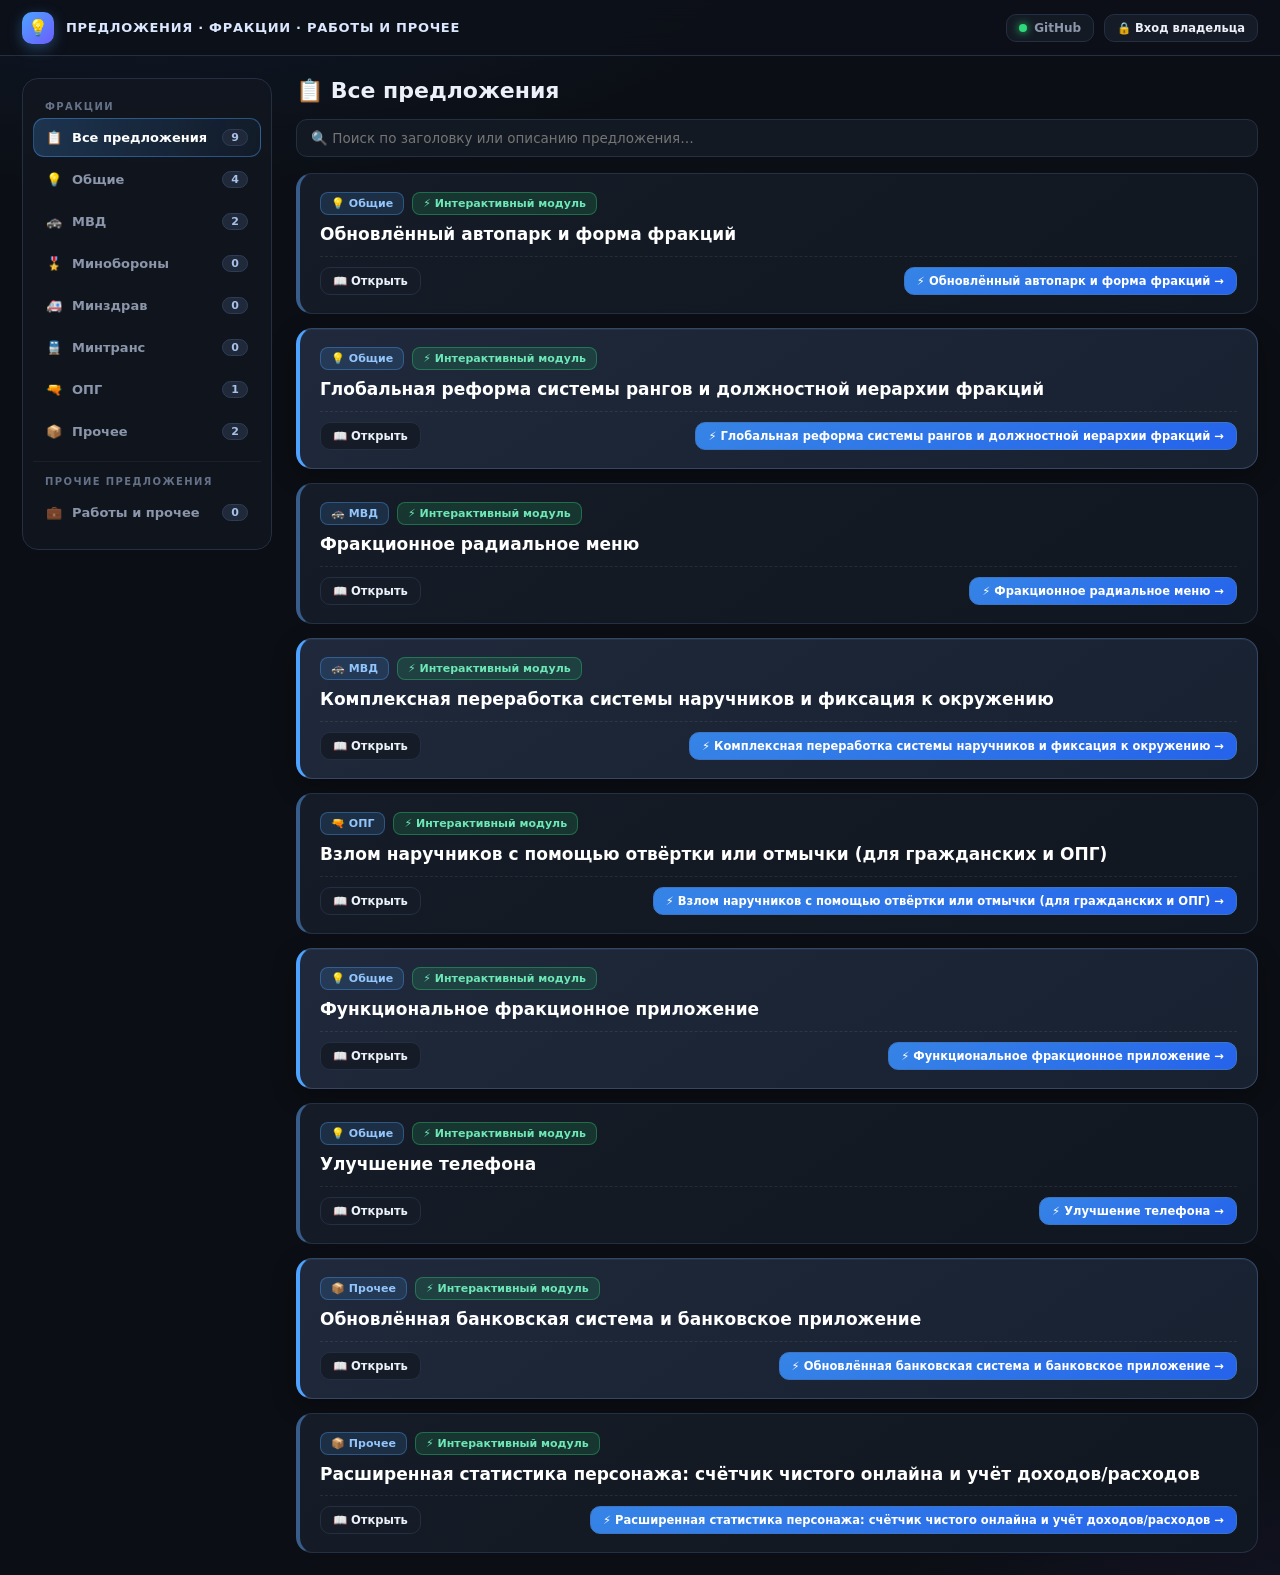
<file: index.html>
<!DOCTYPE html>
<html lang="ru">
<head>
<meta charset="UTF-8">
<meta name="viewport" content="width=device-width,initial-scale=1,viewport-fit=cover">
<title>Предложения · Фракции · Работы и прочее</title>
<style>
*{box-sizing:border-box;margin:0;padding:0;-webkit-tap-highlight-color:transparent}
:root{
  --bg:#0b0e14;
  --bg2:#111620;
  --card:#161d29;
  --card-even:#1e2738;
  --line:#252f42;
  --line-even:#344560;
  --txt:#ecf0f8;
  --mut:#8b96ab;
  --acc:#4da3ff;
  --green:#2fd97a;
  --yellow:#f7c948;
  --red:#ff5c5c;
}
html{color-scheme:dark}
body{
  background:
    radial-gradient(1200px 600px at 12% -10%,rgba(45,100,180,.18),transparent 60%),
    radial-gradient(1000px 550px at 105% 110%,rgba(120,80,220,.12),transparent 55%),
    #0b0e14;
  color:var(--txt);
  font-family:Inter,system-ui,-apple-system,'Segoe UI',Roboto,sans-serif;
  font-size:14px;
  min-height:100vh;
  display:flex;
  flex-direction:column;
}
::-webkit-scrollbar{width:10px;height:10px}
::-webkit-scrollbar-track{background:transparent}
::-webkit-scrollbar-thumb{background:#283244;border-radius:8px;border:2px solid #0e131b}
::-webkit-scrollbar-thumb:hover{background:#38465e}

#top{
  position:sticky;
  top:0;
  z-index:200;
  height:56px;
  background:rgba(13,17,24,.88);
  backdrop-filter:blur(12px);
  border-bottom:1px solid var(--line);
  padding:0 22px;
  display:flex;
  align-items:center;
  justify-content:space-between;
  gap:14px;
}
.brand{display:flex;align-items:center;gap:12px;font-weight:800;font-size:13px;letter-spacing:.7px;text-transform:uppercase;color:#dbe7ff}
.logo{
  width:32px;
  height:32px;
  border-radius:10px;
  background:linear-gradient(135deg,#4da3ff,#6d5dfc);
  display:flex;
  align-items:center;
  justify-content:center;
  font-size:16px;
  box-shadow:0 4px 14px rgba(77,163,255,.35);
}
#topRight{display:flex;align-items:center;gap:10px;flex-wrap:wrap}
.pill{
  display:inline-flex;
  align-items:center;
  gap:7px;
  padding:6px 12px;
  border-radius:10px;
  border:1px solid var(--line);
  background:#141a24;
  color:var(--mut);
  font-size:12px;
  font-weight:700;
}
.pill .gdot{width:8px;height:8px;border-radius:50%;background:var(--green);box-shadow:0 0 8px var(--green)}
.btn{
  background:linear-gradient(145deg,#3684e6,#2563eb);
  border:1px solid #3d75c4;
  color:#fff;
  padding:8px 15px;
  border-radius:10px;
  font-weight:700;
  font-size:12.5px;
  cursor:pointer;
  font-family:inherit;
  transition:all .18s;
  display:inline-flex;
  align-items:center;
  gap:7px;
}
.btn:hover{filter:brightness(1.12);transform:translateY(-1px)}
.btn.ghost{background:#151c27;border:1px solid var(--line);color:var(--txt);box-shadow:none}
.btn.ghost:hover{border-color:#3a4a63}
.btn.warn{background:linear-gradient(145deg,#b93838,#8c2626);border-color:#c24646}
.btn.slim{padding:6px 12px;font-size:11.5px}

#wrap{
  max-width:1460px;
  width:100%;
  margin:0 auto;
  display:grid;
  grid-template-columns:250px 1fr;
  gap:24px;
  padding:22px;
  flex:1;
}
#side{
  position:sticky;
  top:76px;
  align-self:start;
  background:rgba(18,23,32,.75);
  border:1px solid var(--line);
  border-radius:16px;
  padding:14px 10px;
}
.s-grp{
  font-size:10px;
  font-weight:800;
  text-transform:uppercase;
  letter-spacing:1.4px;
  color:#647187;
  padding:8px 12px 6px;
}
.s-grp:not(:first-child){margin-top:10px;border-top:1px solid rgba(255,255,255,.05);padding-top:14px}
.s-btn{
  width:100%;
  display:flex;
  align-items:center;
  gap:10px;
  padding:10px 12px;
  border-radius:11px;
  border:1px solid transparent;
  background:transparent;
  color:var(--mut);
  font-weight:700;
  font-size:13px;
  cursor:pointer;
  font-family:inherit;
  text-align:left;
  transition:all .16s;
  margin-bottom:3px;
}
.s-btn:hover{color:var(--txt);background:rgba(255,255,255,.03)}
.s-btn.on{
  color:#fff;
  background:linear-gradient(90deg,rgba(77,163,255,.22),rgba(77,163,255,.05));
  border-color:rgba(77,163,255,.4);
}
.s-cnt{
  margin-left:auto;
  background:#1f293a;
  border:1px solid #2e3d56;
  color:#a8c1e8;
  font-size:11px;
  font-weight:800;
  padding:1px 8px;
  border-radius:10px;
}

.ph{display:flex;justify-content:space-between;align-items:center;flex-wrap:wrap;gap:12px;margin-bottom:16px}
.ph h1{font-size:22px;font-weight:800}
.ph-ctl{display:flex;gap:10px;align-items:center;flex-wrap:wrap;margin-bottom:16px}
.inp,.sel{
  background:#131923;
  border:1px solid var(--line);
  color:var(--txt);
  padding:10px 14px;
  border-radius:11px;
  font-size:13.5px;
  font-family:inherit;
  outline:none;
  transition:border-color .18s;
}
.inp:focus,.sel:focus{border-color:var(--acc)}

#items{display:flex;flex-direction:column;gap:14px}

/* ЧЕРЕДОВАНИЕ ЦВЕТОВ ЯЧЕЕК ПРЕДЛОЖЕНИЙ (ЗЕБРА) */
.icard{
  border-radius:16px;
  padding:18px 20px;
  transition:all .2s;
  position:relative;
}
#items > .icard:nth-child(odd){
  background:linear-gradient(145deg,#151c27,#111720);
  border:1px solid #243044;
  border-left:4px solid #385d8a;
}
#items > .icard:nth-child(even){
  background:linear-gradient(145deg,#1f293b,#182130);
  border:1px solid #354764;
  border-left:4px solid #4da3ff;
  box-shadow:inset 0 1px 0 rgba(77,163,255,.1),0 8px 24px rgba(0,0,0,.32);
}
#items > .icard:hover{
  border-color:#58aaff;
  box-shadow:0 12px 30px rgba(0,0,0,.45);
}

.ic-top{display:flex;align-items:center;justify-content:space-between;gap:10px;margin-bottom:8px;flex-wrap:wrap}
.ic-badge{
  display:inline-flex;
  align-items:center;
  gap:6px;
  padding:4px 10px;
  border-radius:8px;
  font-size:11px;
  font-weight:800;
  background:rgba(77,163,255,.14);
  border:1px solid rgba(77,163,255,.35);
  color:#93c5fd;
}
.ic-cat-sel{
  background:rgba(77,163,255,.14);
  border:1px solid rgba(77,163,255,.45);
  color:#93c5fd;
  padding:3px 9px;
  border-radius:8px;
  font-size:11.5px;
  font-weight:800;
  font-family:inherit;
  cursor:pointer;
  outline:none;
}
.ic-cat-sel option{background:#131923;color:#fff}

.ic-app-badge{
  display:inline-flex;
  align-items:center;
  gap:5px;
  padding:4px 10px;
  border-radius:8px;
  font-size:11px;
  font-weight:800;
  background:rgba(47,217,122,.14);
  border:1px solid rgba(47,217,122,.35);
  color:#6ee7b7;
}
.ic-media-badge{
  display:inline-flex;
  align-items:center;
  gap:5px;
  padding:4px 10px;
  border-radius:8px;
  font-size:11px;
  font-weight:800;
  background:rgba(247,201,72,.12);
  border:1px solid rgba(247,201,72,.35);
  color:#fcd34d;
}
.ic-title{font-size:17px;font-weight:800;color:#fff;margin-bottom:10px;line-height:1.35}

.ic-actions-bar{
  display:flex;
  align-items:center;
  justify-content:space-between;
  flex-wrap:wrap;
  gap:10px;
  padding-top:10px;
  border-top:1px dashed rgba(255,255,255,.08);
}

.ic-desc-box{
  display:none;
  margin-top:12px;
  padding:14px 16px;
  border-radius:12px;
  background:rgba(11,14,20,.65);
  border:1px solid rgba(255,255,255,.07);
  font-size:13.5px;
  color:#dbe4f3;
  line-height:1.65;
}
.ic-desc-box.open{display:block;animation:fadeIn .18s}
.ic-desc-text{white-space:pre-line}
@keyframes fadeIn{from{opacity:0;transform:translateY(-4px)}}

.rank-table-wrap{overflow-x:auto;margin-top:12px;white-space:normal}
.rank-table{width:100%;border-collapse:collapse;font-size:12.5px;border:1px solid #2b384e;border-radius:10px;overflow:hidden}
.rank-table th{background:#1d2738;color:#93c5fd;font-weight:800;text-align:left;padding:10px 12px;border-bottom:1px solid #2e3d56;text-transform:uppercase;font-size:11px;letter-spacing:.6px}
.rank-table td{padding:9px 12px;border-bottom:1px solid rgba(255,255,255,.06);color:#e2e8f0;vertical-align:top}
.rank-table tr:nth-child(even) td{background:rgba(255,255,255,.02)}
.rank-table tr:hover td{background:rgba(77,163,255,.08)}

/* ГАЛЕРЕЯ ДО 10 ФОТО/ВИДЕО ПОД ОПИСАНИЕМ */
.media-sec{
  margin-top:16px;
  padding-top:14px;
  border-top:1px dashed rgba(255,255,255,.1);
}
.media-sec-hdr{
  display:flex;
  align-items:center;
  justify-content:space-between;
  gap:10px;
  flex-wrap:wrap;
  margin-bottom:10px;
}
.media-sec-title{
  font-size:11.5px;
  font-weight:800;
  text-transform:uppercase;
  letter-spacing:.8px;
  color:#93c5fd;
}
.media-grid{
  display:grid;
  grid-template-columns:repeat(auto-fill,minmax(220px,1fr));
  gap:12px;
}
.media-item{
  position:relative;
  aspect-ratio:16/10;
  border-radius:12px;
  overflow:hidden;
  border:1px solid #2b384e;
  background:#0a0e14;
  cursor:zoom-in;
  transition:transform .18s,border-color .18s;
  display:flex;
  align-items:center;
  justify-content:center;
}
.media-item:hover{
  transform:translateY(-2px);
  border-color:#4da3ff;
}
.media-item img,.media-item video{
  width:100%;
  height:100%;
  object-fit:contain;
  display:block;
}
.media-play-badge{
  position:absolute;
  left:8px;
  bottom:8px;
  background:rgba(10,14,20,.85);
  border:1px solid rgba(255,255,255,.2);
  color:#fff;
  padding:3px 8px;
  border-radius:7px;
  font-size:10.5px;
  font-weight:800;
  pointer-events:none;
}
.media-del-btn{
  position:absolute;
  top:7px;
  right:7px;
  z-index:5;
  background:rgba(185,28,28,.92);
  border:1px solid #f87171;
  color:#fff;
  padding:4px 8px;
  border-radius:8px;
  font-size:11px;
  font-weight:800;
  cursor:pointer;
  box-shadow:0 4px 12px rgba(0,0,0,.6);
  transition:.15s;
}
.media-del-btn:hover{
  background:#dc2626;
  transform:scale(1.06);
}
.media-add-slot{
  aspect-ratio:16/10;
  border-radius:12px;
  border:1.5px dashed #364966;
  background:rgba(20,28,42,.55);
  display:flex;
  flex-direction:column;
  align-items:center;
  justify-content:center;
  gap:5px;
  color:#8b96ab;
  cursor:pointer;
  transition:.18s;
  text-align:center;
  padding:10px;
}
.media-add-slot:hover{
  border-color:#4da3ff;
  color:#fff;
  background:rgba(77,163,255,.08);
}

/* ПОЛНОРАЗМЕРНЫЙ ПРОСМОТР ФОТО И ВИДЕО (ПОВТОРНЫЙ КЛИК НА ФОТО ЗАКРЫВАЕТ ЕГО) */
#mediaLb{
  position:fixed;
  inset:0;
  z-index:950;
  background:rgba(4,7,12,.94);
  backdrop-filter:blur(10px);
  display:none;
  overflow:auto;
  padding:74px 24px 32px;
  cursor:zoom-out;
}
#mediaLb.show{display:flex;align-items:safe center;justify-content:safe center;animation:fadeIn .2s}
.mlb-top{
  position:fixed;
  top:16px;
  left:24px;
  right:24px;
  display:flex;
  justify-content:space-between;
  align-items:center;
  gap:12px;
  z-index:960;
  pointer-events:none;
}
.mlb-cap{
  pointer-events:auto;
  background:rgba(15,20,29,.92);
  border:1px solid #2e3d56;
  color:#fff;
  padding:8px 14px;
  border-radius:10px;
  font-weight:800;
  font-size:13px;
  max-width:60vw;
}
.mlb-ctl{
  pointer-events:auto;
  display:flex;
  gap:8px;
  align-items:center;
}
.mlb-close{
  background:linear-gradient(145deg,#dc2626,#991b1b);
  border:1px solid #fca5a5;
  color:#fff;
  padding:9px 18px;
  border-radius:11px;
  font-weight:800;
  font-size:13px;
  cursor:pointer;
  box-shadow:0 8px 25px rgba(0,0,0,.6);
}
.mlb-content{
  margin:auto;
  display:flex;
  align-items:center;
  justify-content:center;
}
.mlb-content img{
  display:block;
  width:auto;
  height:auto;
  max-width:none;
  max-height:none;
  border-radius:14px;
  border:1px solid #33445e;
  box-shadow:0 30px 90px rgba(0,0,0,.85);
  background:#000;
  cursor:zoom-out;
}
.mlb-content video{
  display:block;
  width:auto;
  height:auto;
  max-width:95vw;
  max-height:86vh;
  border-radius:14px;
  border:1px solid #33445e;
  box-shadow:0 30px 90px rgba(0,0,0,.85);
  background:#000;
}
#mediaLb.fit-screen .mlb-content img{
  max-width:95vw;
  max-height:85vh;
  object-fit:contain;
}

.ic-tools{display:flex;gap:6px}

.back{
  position:fixed;
  inset:0;
  background:rgba(4,7,12,.82);
  backdrop-filter:blur(8px);
  z-index:500;
  display:flex;
  justify-content:center;
  align-items:flex-start;
  overflow-y:auto;
  padding:24px 16px;
}
.modal{
  width:100%;
  max-width:1180px;
  background:#141a24;
  border:1px solid #2b3648;
  border-radius:18px;
  box-shadow:0 30px 90px rgba(0,0,0,.75);
  overflow:hidden;
  display:flex;
  flex-direction:column;
}
.modal.app-modal{max-width:1420px;height:calc(100vh - 48px)}
.m-head{
  padding:16px 20px;
  border-bottom:1px solid var(--line);
  display:flex;
  align-items:center;
  justify-content:space-between;
  gap:12px;
  background:linear-gradient(180deg,rgba(77,163,255,.08),transparent);
}
.mh-title{font-size:17px;font-weight:800;color:#fff;display:flex;align-items:center;gap:9px}
.m-close{
  background:#231b24;
  border:1px solid #6e2c35;
  color:#fda4af;
  width:32px;
  height:32px;
  border-radius:9px;
  cursor:pointer;
  font-size:14px;
  font-weight:800;
}
.m-close:hover{background:#9f1239;color:#fff}
.m-body{padding:20px;overflow-y:auto;flex:1}
.m-body.iframe-wrap{padding:0;display:flex;flex-direction:column;overflow:hidden}
.app-iframe{width:100%;height:100%;border:0;flex:1;background:#0e1116}
.m-foot{padding:14px 20px;border-top:1px solid var(--line);background:#10151e;display:flex;justify-content:flex-end;gap:10px}
.flab{display:block;font-size:10.5px;font-weight:800;text-transform:uppercase;letter-spacing:1px;color:var(--mut);margin:12px 0 6px}
.flab:first-child{margin-top:0}

#troot{position:fixed;right:18px;bottom:18px;z-index:800;display:flex;flex-direction:column;gap:8px}
.toast{background:#1b2432;border:1px solid #32445e;border-left:3px solid var(--acc);padding:12px 16px;border-radius:12px;font-size:13px;box-shadow:0 10px 30px rgba(0,0,0,.5)}
.toast.warn{border-left-color:var(--red)}
.empty{padding:36px;text-align:center;color:var(--mut);border:1px dashed var(--line);border-radius:14px}

@media(max-width:860px){
  #wrap{grid-template-columns:1fr;padding:14px}
  #side{position:static}
}
</style>
</head>
<body>

<header id="top">
  <div class="brand">
    <div class="logo">💡</div>
    <div>ПРЕДЛОЖЕНИЯ · ФРАКЦИИ · РАБОТЫ И ПРОЧЕЕ</div>
  </div>
  <div id="topRight"></div>
</header>

<div id="wrap">
  <aside id="side"></aside>
  <main id="content">
    <div class="ph">
      <h1 id="pageTitle">Все предложения</h1>
      <div id="pageActions"></div>
    </div>
    <div class="ph-ctl">
      <input class="inp" id="searchInp" style="flex:1;min-width:240px" placeholder="🔍 Поиск по заголовку или описанию предложения…">
    </div>
    <div id="items"></div>
  </main>
</div>

<input type="file" id="ideaMediaInp" accept="image/*,video/*" multiple style="display:none">

<!-- Лайтбокс полноразмерного просмотра фото и видео (повторный клик на фото закрывает его) -->
<div id="mediaLb" onclick="closeMediaLb()">
  <div class="mlb-top">
    <div class="mlb-cap" id="mlbCap">Просмотр медиафайла</div>
    <div class="mlb-ctl">
      <button class="btn ghost slim" id="mlbScaleBtn" onclick="event.stopPropagation();toggleMediaLbScale()">📐 По размеру экрана</button>
      <button class="mlb-close" onclick="event.stopPropagation();closeMediaLb()">✕ Закрыть (ESC)</button>
    </div>
  </div>
  <div class="mlb-content" id="mlbBox"></div>
</div>

<div id="mroot"></div>
<div id="troot"></div>

<script>
/* ===================== АВТООПРЕДЕЛЕНИЕ РЕПОЗИТОРИЯ ===================== */
var REPO = (function() {
  var h = location.hostname, p = location.pathname;
  if (!/\.github\.io$/.test(h)) return 'noxyholmes/mta-province-ideas';
  var owner = h.replace(/\.github\.io$/, '');
  var seg = p.split('/').filter(Boolean);
  return owner + '/' + (seg.length ? seg[0] : (owner + '.github.io'));
})();
var BRANCH = 'main';
var IDEAS_DATA_FILE = 'ideas_data.json';

/* ===================== ФРАКЦИИ И РАЗДЕЛЫ ЛЕВОГО МЕНЮ ===================== */
var SECTIONS = [
  { k: 'all',     grp: 'main', ic: '📋', n: 'Все предложения' },
  { k: 'general', grp: 'main', ic: '💡', n: 'Общие' },
  { k: 'mvd',     grp: 'main', ic: '🚓', n: 'МВД' },
  { k: 'mo',      grp: 'main', ic: '🎖️', n: 'Минобороны' },
  { k: 'mz',      grp: 'main', ic: '🚑', n: 'Минздрав' },
  { k: 'mt',      grp: 'main', ic: '🚆', n: 'Минтранс' },
  { k: 'opg',     grp: 'main', ic: '🔫', n: 'ОПГ' },
  { k: 'other',   grp: 'main', ic: '📦', n: 'Прочее' },
  { k: 'jobs',    grp: 'sub',  ic: '💼', n: 'Работы и прочее' }
];

function secInfo(k) {
  for (var i = 0; i < SECTIONS.length; i++) {
    if (SECTIONS[i].k === k) return SECTIONS[i];
  }
  return SECTIONS[1];
}

var CLEAN_GARAGE_HTML_CACHE = null;
var GARAGE_FILE_IS_CORRUPTED = false;

function preloadCleanGarageHtml() {
  if (!REPO) return;
  fetch('apps/garage.html?check=' + Date.now(), { cache: 'no-store' })
    .then(function(r) { return r.ok ? r.text() : ''; })
    .then(function(txt) {
      if (txt && txt.indexOf('radialWrap') >= 0 && txt.indexOf('vgrid') < 0) {
        GARAGE_FILE_IS_CORRUPTED = true;
        return fetch('https://api.github.com/repos/' + REPO + '/commits?path=apps/garage.html&per_page=20&_t=' + Date.now())
          .then(function(r) { return r.ok ? r.json() : []; })
          .then(function(commits) {
            var idx = 0;
            function findCleanCommit() {
              if (idx >= commits.length) return;
              var sha = commits[idx++].sha;
              fetch('https://raw.githubusercontent.com/' + REPO + '/' + sha + '/apps/garage.html')
                .then(function(r) { return r.ok ? r.text() : ''; })
                .then(function(oldHtml) {
                  if (oldHtml && oldHtml.indexOf('vgrid') >= 0 && oldHtml.indexOf('radialWrap') < 0) {
                    CLEAN_GARAGE_HTML_CACHE = oldHtml;
                  } else {
                    findCleanCommit();
                  }
                }).catch(findCleanCommit);
            }
            findCleanCommit();
          });
      }
    }).catch(function() {});
}
preloadCleanGarageHtml();

var REPO_ALL_FILES = [];

var RANKS_REFORM_TABLE_HTML =
  '<div class="rank-table-wrap">' +
    '<table class="rank-table">' +
      '<thead>' +
        '<tr>' +
          '<th>Ранг</th>' +
          '<th>МВД (УМВД / ГИБДД)</th>' +
          '<th>Минобороны (ВС РФ)</th>' +
          '<th>Минздрав (ЦГБ / ОКБ)</th>' +
          '<th>Минтранс (РЖД)</th>' +
          '<th>Типовая должность</th>' +
        '</tr>' +
      '</thead>' +
      '<tbody>' +
        '<tr><td><b>1</b></td><td>Рядовой полиции</td><td>Рядовой</td><td>Интерн</td><td>Помощник машиниста (стажёр)</td><td>Курсант / Стажёр учебной роты</td></tr>' +
        '<tr><td><b>2</b></td><td>Младший сержант</td><td>Ефрейтор</td><td>Фельдшер</td><td>Помощник машиниста</td><td>Младший специалист / Патрульный</td></tr>' +
        '<tr><td><b>3</b></td><td>Сержант</td><td>Младший сержант</td><td>Участковый врач</td><td>Машинист 3 класса</td><td>Инспектор ППС / ДПС / Специалист</td></tr>' +
        '<tr><td><b>4</b></td><td>Старший сержант</td><td>Сержант</td><td>Врач-терапевт</td><td>Машинист 2 класса</td><td>Старший инспектор / Командир отделения</td></tr>' +
        '<tr><td><b>5</b></td><td>Старшина / Прапорщик</td><td>Старший сержант / Старшина</td><td>Врач-хирург</td><td>Машинист 1 класса</td><td>Старшина подразделения / Инструктор</td></tr>' +
        '<tr><td><b>6</b></td><td>Младший лейтенант</td><td>Прапорщик / Мл. лейтенант</td><td>Врач-реаниматолог</td><td>Машинист-инструктор</td><td>Оперуполномоченный / Дознаватель</td></tr>' +
        '<tr><td><b>7</b></td><td>Лейтенант</td><td>Лейтенант</td><td>Старший специалист</td><td>Дежурный по станции (ДСП)</td><td>Инспектор ОУР / Следователь / Командир взвода</td></tr>' +
        '<tr><td><b>8</b></td><td>Старший лейтенант</td><td>Старший лейтенант</td><td>Заведующий отделением</td><td>Поездной диспетчер (ДНЦ)</td><td>Старший оперуполномоченный / Зам. ком. роты</td></tr>' +
        '<tr><td><b>9</b></td><td>Капитан</td><td>Капитан</td><td>Зам. главного врача по МЧ</td><td>Ревизор по безопасности движения</td><td>Командир роты / Начальник смены</td></tr>' +
        '<tr><td><b>10</b></td><td>Майор</td><td>Майор</td><td>Зам. главного врача по КЭР</td><td>Начальник депо / Станции</td><td>Начальник отдела (ОУР / ОБ ДПС / УЦ)</td></tr>' +
        '<tr><td><b>11</b></td><td>Подполковник</td><td>Подполковник</td><td>Первый зам. главврача</td><td>Зам. начальника железной дороги</td><td>Заместитель начальника УМВД / ГИБДД / Части</td></tr>' +
        '<tr><td><b>12</b></td><td>Полковник / Генерал-майор</td><td>Полковник / Генерал-майор</td><td>Главный врач ЦГБ / ОКБ</td><td>Начальник железной дороги</td><td>Начальник управления (Лидер фракции)</td></tr>' +
      '</tbody>' +
    '</table>' +
  '</div>';

function baseSeedIdeas() {
  return [
    {
      id: 's2',
      fac: 'general',
      title: 'Обновлённый автопарк и форма фракций',
      text: 'В данном интерактивном каталоге представлен широкий список транспортных средств и форменной одежды для государственных фракций (УМВД, ОГИБДД, ЦГБ/ОКБ, ВС РФ, РЖД), однако это не означает, что необходимо добавлять абсолютно все модели сразу — из предложенного перечня можно выбрать наиболее подходящие автомобили и комплекты формы для каждого подразделения.\n\nТранспорт и скины для мероприятий (МП-панель):\nЗачастую для проведения различных глобальных и локальных мероприятий не хватает специализированных машин госструктур (ФСБ, СК, Прокуратура, МЧС, ФСО, ФСИН) и соответствующих скинов, чтобы РП-ситуация выглядела атмосферной и интересной. Чтобы разнообразить их, из предложенных в каталоге вариантов можно выбрать подходящие машины и виды формы каждой структуры и добавить их в МП-панель.',
      appUrl: 'apps/garage.html'
    },
    {
      id: 's_ranks_reform',
      fac: 'general',
      title: 'Глобальная реформа системы рангов и должностной иерархии фракций',
      text: 'Разделение понятий «Специальное / Воинское звание» (Ранг) и «Штатная должность» внутри государственных фракций (МВД, Минобороны, Минздрав, Минтранс), а также введение интерактивного стенда динамических погон для всех подразделений Полиции и Вооружённых Сил РФ.\n\nСводная таблица рангов, званий и должностной иерархии по фракциям:',
      tableHtml: RANKS_REFORM_TABLE_HTML,
      appUrl: 'apps/epaulettes.html'
    },
    {
      id: 's_radial',
      fac: 'mvd',
      title: 'Фракционное радиальное меню',
      text: 'Единое функциональное радиальное меню быстрого взаимодействия для сотрудников МВД (УМВД / ГИБДД):\n\n1. Предъявление служебного удостоверения МВД РФ в развёрнутом виде.\n2. Наручники и пристёгивание задержанного к окружению (к столбу, забору, капоту или объекту).\n3. Обыск гражданина и досмотр багажника автомобиля (при открытом багажнике) с изъятием нелегальных предметов и сдачей вещдоков дежурному в камеру хранения улик.\n4. Посадка и высадка до 2 задержанных в патрульный автомобиль отдельными кнопками.\n5. Прибор замера светопропускаемости стёкол («Тоник») и снятие тонировки с лобового и передних боковых стёкол.\n6. Служебный мегафон с быстрыми командами в чат, щелчками рации и поддержкой кастомных голосовых записей, а также система преследования игроков в радиусе 100 метров.\n7. Эвакуация авто на штрафстоянку: при клике на эвакуацию возле машины даётся 5 минут на погрузку авто до того, как оно пропадёт. После установки авто на эвакуатор таймер 5 минут пропадает, и даже если игрок выйдет из игры — его авто останется и не пропадёт. После доставки ТС на штрафстоянку и сдачи в метку владельцу приходит уведомление о необходимости заплатить 10 000 ₽ за услуги эвакуатора и штрафстоянку прежде, чем он сможет забрать ТС.\n8. Сектор «⭐ Избранное»: позволяет добавлять любые действия и отдельные фразы мегафона в быстрый доступ для запуска в 1 клик.',
      appUrl: 'apps/mvd-radial.html'
    },
    {
      id: 's_cuffs_rework',
      fac: 'mvd',
      title: 'Комплексная переработка системы наручников и фиксация к окружению',
      text: 'Обновлённая механика использования наручников через фракционное радиальное меню:\n• Надевание и снятие наручников с автоматическими РП-отыгровками.\n• Пристёгивание задержанного в наручниках одним браслетом к объектам окружения (ограждению, столбу, автомобилю), чтобы он не мог убежать во время оформления протокола или перестрелки.\n• Конвоирование и посадка до 2 задержанных в служебный транспорт с отдельной кнопкой высадки.',
      appUrl: 'apps/mvd-radial.html'
    },
    {
      id: 's_lockpick_cuffs',
      fac: 'opg',
      title: 'Взлом наручников с помощью отвёртки или отмычки (для гражданских и ОПГ)',
      text: 'Механика освобождения закованного в наручники игрока для гражданских лиц и участников ОПГ:\n\n• Отдельное меню «Освободить задержанного» в радиальном меню: кнопка вынесена отдельно и не спрятана внутрь надевания наручников.\n• 3 последовательные различные мини-игры для освобождения:\n  1-я мини-игра — зацеп паза замочной скважины;\n  2-я мини-игра — поочерёдное выставление 3 штифтов цилиндра замка на линию среза;\n  3-я мини-игра — силовой проворот тугой пружины храповика за отведённое время.\n• Если пройдена 1-я игра — появляется 2-я, затем 3-я. Если игрок ошибается на любом из этапов, текущая отвёртка ломается, а взлом приходится начинать сначала (с 1-й мини-игры), для чего потребуется новая отвёртка.\n• Предмет «Набор отвёрток»: можно сделать специальный предмет «Набор отвёрток», который содержит в себе сразу 5 отвёрток.\n• Сектор «⭐ Избранное» в радиальном меню: позволяет закреплять любые действия из разных подменю (включая конкретные фразы мегафона с вашей озвучкой или меню освобождения задержанного) для мгновенного запуска в 1 клик.',
      appUrl: 'apps/mvd-radial.html'
    },
    {
      id: 's_faction_app',
      fac: 'general',
      title: 'Функциональное фракционное приложение',
      text: 'Единое служебное приложение в смартфоне/планшете сотрудника государственной фракции: список сотрудников на смене, управление выговорами и подразделениями, бортовой журнал дежурной части, база вызовов и оперативных ориентировок.',
      appUrl: 'builtin:faction-app'
    },
    {
      id: 's_phone_upgrade',
      fac: 'general',
      title: 'Улучшение телефона',
      text: 'Обновлённый интерфейс игрового смартфона с быстрым вызовом экстренных служб (102 / 103 / 112) с передачей геопозиции, банковскими переводами, списком личного транспорта (с отображением статуса штрафстоянки и оплатой 10 000 ₽ за эвакуацию), мессенджером и фракционным приложением.',
      appUrl: 'builtin:phone'
    },
    {
      id: 's_bank_system',
      fac: 'other',
      title: 'Обновлённая банковская система и банковское приложение',
      text: 'Комплексная переработка банковского интерфейса и мобильного банкинга: управление счетами и вкладами, мгновенные переводы по номеру телефона и банковскому счёту, оплата штрафов ГИБДД и штрафстоянки (10 000 ₽), аналитика доходов и расходов.',
      appUrl: 'builtin:bank'
    },
    {
      id: 's_char_stats',
      fac: 'other',
      title: 'Расширенная статистика персонажа: счётчик чистого онлайна и учёт доходов/расходов',
      text: 'Детальная панель статистики игрока: раздельный учёт чистого активного онлайна и времени в AFK за день, неделю и месяц, прогресс фракционной смены, а также подробная финансовая статистика всех доходов (зарплата, премии, работы) и расходов (штрафы, имущество, транспорт).',
      appUrl: 'builtin:stats'
    }
  ];
}

/* ===================== ТОЧНАЯ ПРИВЯЗКА КАЖДОГО ПРЕДЛОЖЕНИЯ К СВОЕМУ МОДУЛЮ ===================== */
function autoBindAppUrl(it) {
  if (!it || typeof it !== 'object') return;
  var t = String(it.title || '').toLowerCase();
  var id = String(it.id || '').toLowerCase();
  var cur = String(it.appUrl || it.app || it.iframe || '').trim();

  if (id === 's2' || t.indexOf('автопарк') >= 0 || t.indexOf('форма фракц') >= 0) {
    it.appUrl = 'apps/garage.html';
    return;
  }

  if (t.indexOf('погон') >= 0 || t.indexOf('реформа системы рангов') >= 0 || t.indexOf('иерарх') >= 0) {
    it.appUrl = 'apps/epaulettes.html';
    if (!it.tableHtml && t.indexOf('ранг') >= 0) {
      it.tableHtml = RANKS_REFORM_TABLE_HTML;
    }
    return;
  }

  if (t.indexOf('радиальн') >= 0 || t.indexOf('наручник') >= 0 || id === 's_radial' || id === 's_cuffs_rework' || id === 's_lockpick_cuffs') {
    it.appUrl = 'apps/mvd-radial.html';
    return;
  }

  if (t.indexOf('фракционное приложение') >= 0 || id === 's_faction_app') {
    var facFile = REPO_ALL_FILES.find(function(f) { return /^apps\/(faction|mvd-app|fraction)/i.test(f); });
    it.appUrl = facFile || 'builtin:faction-app';
    return;
  }

  if (t.indexOf('банк') >= 0 || id === 's_bank_system' || /bank/i.test(cur)) {
    var bankFile = REPO_ALL_FILES.find(function(f) { return /^apps\/.*bank.*\.html$/i.test(f); });
    it.appUrl = bankFile || 'builtin:bank';
    return;
  }

  if (t.indexOf('статистик') >= 0 || t.indexOf('чистого онлайна') >= 0 || t.indexOf('доходов/расходов') >= 0 || id === 's_char_stats' || /stat/i.test(cur)) {
    var statFile = REPO_ALL_FILES.find(function(f) { return /^apps\/.*stat.*\.html$/i.test(f); });
    it.appUrl = statFile || 'builtin:stats';
    return;
  }

  if (t.indexOf('телефон') >= 0 || id === 's_phone_upgrade' || /phone/i.test(cur)) {
    var phoneFile = REPO_ALL_FILES.find(function(f) { return /^apps\/.*phone.*\.html$/i.test(f); });
    it.appUrl = phoneFile || 'builtin:phone';
    return;
  }

  if (cur && cur.indexOf('builtin:') !== 0) {
    var clean = cur.replace(/^apps\//i, '').replace(/\.html.*$/i, '').toLowerCase();
    var exactMatch = REPO_ALL_FILES.find(function(f) {
      var base = f.replace(/^.*\//, '').replace(/\.html$/i, '').toLowerCase();
      return base === clean;
    });
    if (exactMatch) {
      it.appUrl = exactMatch;
    } else if (cur !== 'apps/garage.html' && cur !== 'apps/mvd-radial.html' && cur !== 'apps/epaulettes.html') {
      delete it.appUrl;
    }
  }
}

function scanRepoTree() {
  if (!REPO) return Promise.resolve();
  return fetch('https://api.github.com/repos/' + REPO + '/git/trees/' + BRANCH + '?recursive=1&_t=' + Date.now())
    .then(function(r) { return r.ok ? r.json() : null; })
    .then(function(j) {
      if (!j || !Array.isArray(j.tree)) return;
      REPO_ALL_FILES = [];
      j.tree.forEach(function(node) {
        if (node && node.path && /\.html$/i.test(node.path) && node.path !== 'index.html') {
          REPO_ALL_FILES.push(node.path);
        }
      });
      window.ITEMS.forEach(autoBindAppUrl);
      render();
    }).catch(function() {});
}

/* ===================== INDEXEDDB ДЛЯ ХРАНЕНИЯ ИДЕЙ И ДО 10 ФОТО/ВИДЕО ===================== */
var IDEAS_IDB_NAME = 'mta_ideas_media_db_v1';
var IDEAS_IDB_STORE = 'ideas_store';

function openIdeasIdb() {
  return new Promise(function(resolve, reject) {
    if (!window.indexedDB) { reject(new Error('no idb')); return; }
    var req = window.indexedDB.open(IDEAS_IDB_NAME, 1);
    req.onupgradeneeded = function(ev) {
      var db = ev.target.result;
      if (!db.objectStoreNames.contains(IDEAS_IDB_STORE)) {
        db.createObjectStore(IDEAS_IDB_STORE);
      }
    };
    req.onsuccess = function(ev) { resolve(ev.target.result); };
    req.onerror = function() { reject(req.error); };
  });
}

function saveIdeasToIdb() {
  return openIdeasIdb().then(function(db) {
    return new Promise(function(resolve) {
      try {
        var tx = db.transaction(IDEAS_IDB_STORE, 'readwrite');
        var st = tx.objectStore(IDEAS_IDB_STORE);
        st.put({ items: window.ITEMS, savedAt: Date.now() }, 'current_ideas');
        tx.oncomplete = function() { resolve(true); };
        tx.onerror = function() { resolve(false); };
      } catch (e) { resolve(false); }
    });
  }).catch(function() { return false; });
}

function loadIdeasFromIdb() {
  return openIdeasIdb().then(function(db) {
    return new Promise(function(resolve) {
      try {
        var tx = db.transaction(IDEAS_IDB_STORE, 'readonly');
        var st = tx.objectStore(IDEAS_IDB_STORE);
        var r = st.get('current_ideas');
        r.onsuccess = function() { resolve(r.result || null); };
        r.onerror = function() { resolve(null); };
      } catch (e) { resolve(null); }
    });
  }).catch(function() { return null; });
}

/* ===================== СОСТОЯНИЕ И ОЧИСТКА ===================== */
var LOCAL_IDEAS_K = 'mvd_ideas_clean_v11';
var MAIN_KEY_K    = 'idea_admin_key';
var DELETED_IDEAS_K = 'mvd_deleted_ideas_v1';
var DELETED_IDEA_IDS = {};
var OPEN_DESC_MAP = {};

try {
  DELETED_IDEA_IDS = JSON.parse(localStorage.getItem(DELETED_IDEAS_K) || '{}') || {};
} catch (e) { DELETED_IDEA_IDS = {}; }

window.adminMode  = false;
var ADMIN_KEY     = '';
var CUR_SEC       = 'all';
var SEARCH_Q      = '';
window.ITEMS      = [];

function toast(msg, warn) {
  var t = document.createElement('div');
  t.className = 'toast' + (warn ? ' warn' : '');
  t.textContent = msg;
  var r = document.getElementById('troot');
  if (r) r.appendChild(t);
  setTimeout(function() { t.remove(); }, 3600);
}

function toArr(x) {
  if (!x) return null;
  if (Array.isArray(x)) return x;
  if (typeof x === 'object') {
    var ks = Object.keys(x).sort(function(a, b) { return a - b; });
    var res = [];
    for (var i = 0; i < ks.length; i++) res.push(x[ks[i]]);
    return res;
  }
  return null;
}

function isRealIdeaItem(it) {
  if (!it || typeof it !== 'object') return false;
  if (it.kind === 'cars' || it.kind === 'form' || it.dep || typeof it.speed !== 'undefined') return false;
  if (it.id && DELETED_IDEA_IDS[it.id]) return false;
  var title = String(it.title || it.name || '').replace(/\s+/g, ' ').trim();
  var text  = String(it.text || it.desc || it.body || '').replace(/\s+/g, ' ').trim();
  if (!title || title === 'Без названия' || title === '—' || title === 'null' || title === 'undefined') return false;
  var hasMedia = (Array.isArray(it.images) && it.images.length > 0) ||
                 (Array.isArray(it.videos) && it.videos.length > 0) ||
                 !!it.appUrl || !!it.app || !!it.iframe || !!it.tableHtml;
  if (!text && !hasMedia) return false;
  return true;
}

function ensureMediaList(it) {
  if (!it) return [];
  if (!Array.isArray(it.images)) it.images = [];
  if (!Array.isArray(it.videos)) it.videos = [];
  if (it.photo && typeof it.photo === 'string' && it.images.indexOf(it.photo) < 0) {
    it.images.push(it.photo);
    delete it.photo;
  }
  var combined = [];
  it.images.forEach(function(src) {
    if (src && typeof src === 'string') combined.push({ type: 'image', src: src });
  });
  it.videos.forEach(function(src) {
    if (src && typeof src === 'string') combined.push({ type: 'video', src: src });
  });
  return combined.slice(0, 10);
}

function syncMediaListBack(it, mediaArr) {
  it.images = [];
  it.videos = [];
  (mediaArr || []).slice(0, 10).forEach(function(m) {
    if (!m || !m.src) return;
    if (m.type === 'video' || /^data:video\/|\.mp4|\.webm|\.mov/i.test(m.src)) {
      it.videos.push(m.src);
    } else {
      it.images.push(m.src);
    }
  });
}

function normalizeIdeaItem(it) {
  var copy = Object.assign({}, it);
  copy.title = String(copy.title || copy.name || '').trim();
  copy.text  = String(copy.text || copy.desc || copy.body || '').trim();
  copy.fac   = copy.fac || copy.cat || copy.section || 'general';
  if (copy.app && !copy.appUrl) copy.appUrl = copy.app;
  if (!Array.isArray(copy.images)) copy.images = [];
  if (!Array.isArray(copy.videos)) copy.videos = [];

  if (/^фракционное радиальное меню/i.test(copy.title)) {
    copy.id     = 's_radial';
    copy.title  = 'Фракционное радиальное меню';
    copy.appUrl = 'apps/mvd-radial.html';
  }

  if (/обновл[её]нный автопарк/i.test(copy.title) || copy.id === 's2') {
    copy.id     = 's2';
    copy.appUrl = 'apps/garage.html?v=fsin2';
    copy.text   = 'В данном интерактивном каталоге представлен широкий список транспортных средств и форменной одежды для государственных фракций (УМВД, ОГИБДД, ЦГБ/ОКБ, ВС РФ, РЖД), однако это не означает, что необходимо добавлять абсолютно все модели сразу — из предложенного перечня можно выбрать наиболее подходящие автомобили и комплекты формы для каждого подразделения.\n\nТранспорт и скины для мероприятий:\nЗачастую для проведения различных глобальных и локальных мероприятий не хватает специализированных машин госструктур (ФСБ, СК, Прокуратура, МЧС, ФСО, ФСИН) и соответствующих скинов, чтобы РП-ситуация выглядела атмосферной и интересной. Чтобы разнообразить их, из предложенных в каталоге вариантов можно выбрать подходящие машины и виды формы каждой структуры.';
  }

  if (/взлом наручников/i.test(copy.title)) {
    copy.id = 's_lockpick_cuffs';
    copy.text = 'Механика освобождения закованного в наручники игрока для гражданских лиц и участников ОПГ:\n\n• Отдельное меню «Освободить задержанного» в радиальном меню: кнопка вынесена отдельно и не спрятана внутрь надевания наручников.\n• 3 последовательные различные мини-игры для освобождения:\n  1-я мини-игра — зацеп паза замочной скважины;\n  2-я мини-игра — поочерёдное выставление 3 штифтов цилиндра замка на линию среза;\n  3-я мини-игра — силовой проворот тугой пружины храповика за отведённое время.\n• Если пройдена 1-я игра — появляется 2-я, затем 3-я. Если игрок ошибается на любом из этапов, текущая отвёртка ломается, а взлом приходится начинать сначала (с 1-й мини-игры), для чего потребуется новая отвёртка.\n• Предмет «Набор отвёрток»: можно сделать специальный предмет «Набор отвёрток», который содержит в себе сразу 5 отвёрток.\n• Сектор «⭐ Избранное» в радиальном меню: позволяет закреплять любые действия из разных подменю (включая конкретные фразы мегафона с вашей озвучкой или меню освобождения задержанного) для мгновенного запуска в 1 клик.';
    copy.appUrl = 'apps/mvd-radial.html';
  }

  if (/реформа системы рангов/i.test(copy.title) || /должностной иерархии/i.test(copy.title)) {
    copy.id        = 's_ranks_reform';
    copy.tableHtml = RANKS_REFORM_TABLE_HTML;
    copy.appUrl    = 'apps/epaulettes.html';
  }

  if (!copy.id) copy.id = 'idea_' + copy.title.toLowerCase().replace(/[^a-zа-яё0-9]+/gi, '_');
  delete copy.author;
  autoBindAppUrl(copy);
  return copy;
}

function mergeAndCleanIdeas(lists) {
  var byKey = {};
  var out = [];

  var allSources = (lists || []).concat([baseSeedIdeas()]);
  allSources.forEach(function(arr) {
    var a = toArr(arr);
    if (!a || !a.length) return;
    a.forEach(function(rawIt) {
      if (!isRealIdeaItem(rawIt)) return;
      var it = normalizeIdeaItem(rawIt);
      var normTitleKey = it.title.toLowerCase().replace(/\s+/g, ' ');
      var key = (it.id === 's_radial' || it.id === 's2' || it.id === 's_ranks_reform' || it.id === 's_lockpick_cuffs')
        ? it.id
        : normTitleKey;

      if (!byKey[key]) {
        byKey[key] = it;
        out.push(it);
      } else {
        var ex = byKey[key];
        if ((it.text || '').length > (ex.text || '').length && it.id !== 's2') {
          ex.text = it.text;
        }
        if (it.tableHtml && !ex.tableHtml) ex.tableHtml = it.tableHtml;
        if (!ex._mediaModifiedByOwner) {
          if (it.images && it.images.length && (!ex.images || !ex.images.length)) ex.images = it.images.slice();
          if (it.videos && it.videos.length && (!ex.videos || !ex.videos.length)) ex.videos = it.videos.slice();
        }
        autoBindAppUrl(ex);
      }
    });
  });

  return out;
}

function loadLocalIdeasFromAllBrowserKeys() {
  var collected = [];
  try {
    for (var i = 0; i < localStorage.length; i++) {
      var k = localStorage.key(i);
      if (!k || k.indexOf('garage') >= 0 || k.indexOf('megaphone') >= 0) continue;
      try {
        var raw = JSON.parse(localStorage.getItem(k) || 'null');
        if (!raw) continue;
        var arr = toArr(raw.items || raw);
        if (arr && arr.length) collected.push(arr);
      } catch (e) {}
    }
  } catch (e) {}
  return mergeAndCleanIdeas(collected);
}

function saveLocalIdeas() {
  window.ITEMS = window.ITEMS.filter(isRealIdeaItem);
  window.ITEMS.forEach(autoBindAppUrl);
  saveIdeasToIdb();
  try {
    localStorage.setItem(LOCAL_IDEAS_K, JSON.stringify({ items: window.ITEMS, savedAt: Date.now() }));
  } catch (e) {}
}

function b64e(s) { return btoa(unescape(encodeURIComponent(s))); }
function b64d(s) { return decodeURIComponent(escape(atob(s))); }

function extractIdeasFromJson(j) {
  if (!j) return [];
  var arr = toArr(j.items || j);
  if (!arr || !arr.length) return [];
  return arr.filter(isRealIdeaItem);
}

function recoverIdeasFromGitHubHistory() {
  if (!REPO) return Promise.resolve([]);
  var headers = { Accept: 'application/vnd.github+json' };
  var tok = ADMIN_KEY || localStorage.getItem(MAIN_KEY_K) || '';
  if (tok) headers.Authorization = 'token ' + tok;

  var directUrls = [
    'https://raw.githubusercontent.com/' + REPO + '/' + BRANCH + '/' + IDEAS_DATA_FILE + '?v=' + Date.now(),
    'https://raw.githubusercontent.com/' + REPO + '/' + BRANCH + '/data.json?v=' + Date.now()
  ];

  return Promise.all(directUrls.map(function(u) {
    return fetch(u, { cache: 'no-store' }).then(function(r) { return r.ok ? r.json() : null; }).catch(function() { return null; });
  })).then(function(directRes) {
    var lists = [];
    directRes.forEach(function(j) {
      var found = extractIdeasFromJson(j);
      if (found.length) lists.push(found);
    });
    if (lists.length && lists[0].length >= 5) return lists;

    return fetch('https://api.github.com/repos/' + REPO + '/commits?path=data.json&per_page=30&_t=' + Date.now(), { headers: headers })
      .then(function(r) { return r.ok ? r.json() : []; })
      .then(function(commits) {
        if (!Array.isArray(commits) || !commits.length) return lists;
        var candidateShas = [];
        commits.forEach(function(c) {
          if (!c || !c.sha) return;
          var msg = (c.commit && c.commit.message) || '';
          if (msg.indexOf('garage sync') < 0) candidateShas.push(c.sha);
        });
        var idx = 0;
        function checkNextCommit() {
          if (idx >= candidateShas.length) return Promise.resolve(lists);
          var sha = candidateShas[idx++];
          var rawCommitUrl = 'https://raw.githubusercontent.com/' + REPO + '/' + sha + '/data.json';
          return fetch(rawCommitUrl).then(function(r) { return r.ok ? r.json() : null; }).then(function(j) {
            var extracted = extractIdeasFromJson(j);
            if (extracted.length > 0) {
              lists.push(extracted);
              if (extracted.length >= 8) return lists;
            }
            return checkNextCommit();
          }).catch(function() {
            return checkNextCommit();
          });
        }
        return checkNextCommit();
      }).catch(function() { return lists; });
  });
}

function pushIdeasToGitHub() {
  var tok = ADMIN_KEY || localStorage.getItem(MAIN_KEY_K) || '';
  if (!REPO || !tok) return;
  var cleanList = window.ITEMS.filter(isRealIdeaItem);
  var snap = JSON.stringify({ rev: Date.now(), items: cleanList });
  var headers = {
    Authorization: 'token ' + tok,
    Accept: 'application/vnd.github+json',
    'Content-Type': 'application/json'
  };

  var dataSha = null;
  fetch('https://api.github.com/repos/' + REPO + '/git/blobs', {
    method: 'POST',
    headers: headers,
    body: JSON.stringify({ content: b64e(snap), encoding: 'base64' })
  }).then(function(r) { return r.ok ? r.json() : Promise.reject(r.status); })
    .then(function(blobObj) {
      dataSha = blobObj.sha;
      return fetch('https://api.github.com/repos/' + REPO + '/git/refs/heads/' + BRANCH + '?_t=' + Date.now(), { headers: headers, cache: 'no-store' });
    })
    .then(function(r) { return r.json(); })
    .then(function(refObj) {
      var headSha = refObj.object.sha;
      return fetch('https://api.github.com/repos/' + REPO + '/git/commits/' + headSha + '?_t=' + Date.now(), { headers: headers, cache: 'no-store' })
        .then(function(r) { return r.json(); })
        .then(function(cm) { return { headSha: headSha, treeSha: cm.tree.sha }; });
    })
    .then(function(base) {
      return fetch('https://api.github.com/repos/' + REPO + '/git/trees', {
        method: 'POST',
        headers: headers,
        body: JSON.stringify({
          base_tree: base.treeSha,
          tree: [
            { path: IDEAS_DATA_FILE, mode: '100644', type: 'blob', sha: dataSha },
            { path: 'data.json',     mode: '100644', type: 'blob', sha: dataSha }
          ]
        })
      }).then(function(r) { return r.json(); })
        .then(function(nt) {
          return fetch('https://api.github.com/repos/' + REPO + '/git/commits', {
            method: 'POST',
            headers: headers,
            body: JSON.stringify({ message: 'update ideas & categories', tree: nt.sha, parents: [base.headSha] })
          });
        });
    })
    .then(function(r) { return r.json(); })
    .then(function(nc) {
      return fetch('https://api.github.com/repos/' + REPO + '/git/refs/heads/' + BRANCH, {
        method: 'PATCH',
        headers: headers,
        body: JSON.stringify({ sha: nc.sha, force: true })
      });
    }).catch(function() {});
}

/* ===================== БЫСТРАЯ СМЕНА КАТЕГОРИИ ПРЕДЛОЖЕНИЯ В 1 КЛИК ===================== */
window.quickChangeIdeaCategory = function(ev, ideaId, newFac) {
  if (ev) ev.stopPropagation();
  if (!window.adminMode) return;
  var it = findIdeaById(ideaId);
  if (!it || !newFac) return;
  it.fac = newFac;
  saveLocalIdeas();
  pushIdeasToGitHub();
  render();
  var sObj = secInfo(newFac);
  toast('✓ Перенесено в категорию «' + sObj.ic + ' ' + sObj.n + '»');
};

/* ===================== ЗАГРУЗКА, УДАЛЕНИЕ И ПОЛНОРАЗМЕРНЫЙ ПРОСМОТР ДО 10 ФОТО/ВИДЕО ===================== */
var mediaUploadIdeaId = null;

function findIdeaById(id) {
  for (var i = 0; i < window.ITEMS.length; i++) {
    if (window.ITEMS[i].id === id) return window.ITEMS[i];
  }
  return null;
}

window.triggerIdeaMediaUpload = function(ev, ideaId) {
  if (ev) ev.stopPropagation();
  if (!window.adminMode) return;
  var it = findIdeaById(ideaId);
  if (!it) return;
  var curMedia = ensureMediaList(it);
  if (curMedia.length >= 10) {
    toast('Максимум 10 фото/видео в одном предложении', true);
    return;
  }
  mediaUploadIdeaId = ideaId;
  var inp = document.getElementById('ideaMediaInp');
  inp.value = '';
  inp.click();
};

function readPhotoOriginalSize(file) {
  return new Promise(function(resolve) {
    var reader = new FileReader();
    reader.onload = function(ev) {
      resolve({ type: 'image', src: ev.target.result });
    };
    reader.onerror = function() { resolve(null); };
    reader.readAsDataURL(file);
  });
}

function readVideoFile(file) {
  return new Promise(function(resolve) {
    var reader = new FileReader();
    reader.onload = function(ev) {
      resolve({ type: 'video', src: ev.target.result });
    };
    reader.onerror = function() { resolve(null); };
    reader.readAsDataURL(file);
  });
}

document.getElementById('ideaMediaInp').addEventListener('change', function() {
  var files = Array.prototype.slice.call(this.files || []);
  this.value = '';
  if (!files.length || !mediaUploadIdeaId) return;
  var it = findIdeaById(mediaUploadIdeaId);
  mediaUploadIdeaId = null;
  if (!it) return;

  var curMedia = ensureMediaList(it);
  var slotsLeft = 10 - curMedia.length;
  if (slotsLeft <= 0) {
    toast('Достигнут лимит 10 фото/видео', true);
    return;
  }
  var toProcess = files.slice(0, slotsLeft);
  Promise.all(toProcess.map(function(f) {
    if (f.type && f.type.indexOf('video/') === 0) return readVideoFile(f);
    return readPhotoOriginalSize(f);
  })).then(function(added) {
    added.forEach(function(m) {
      if (m && m.src && curMedia.length < 10) curMedia.push(m);
    });
    it._mediaModifiedByOwner = true;
    syncMediaListBack(it, curMedia);
    OPEN_DESC_MAP[it.id] = true;
    saveLocalIdeas();
    pushIdeasToGitHub();
    render();
    toast('✓ Загружено медиафайлов: ' + added.filter(Boolean).length);
  });
});

window.deleteIdeaMedia = function(ev, ideaId, mediaIndex) {
  if (ev) ev.stopPropagation();
  if (!window.adminMode) return;
  var it = findIdeaById(ideaId);
  if (!it) return;
  if (!confirm('Удалить этот медиафайл из предложения?')) return;
  var curMedia = ensureMediaList(it);
  curMedia.splice(mediaIndex, 1);
  it._mediaModifiedByOwner = true;
  syncMediaListBack(it, curMedia);
  saveLocalIdeas();
  pushIdeasToGitHub();
  render();
  toast('Медиафайл удалён');
};

/* ПЕРВЫЙ КЛИК НА ФОТО ОТКРЫВАЕТ ЕГО, ПОВТОРНЫЙ КЛИК НА ФОТО — ЗАКРЫВАЕТ */
window.openMediaLb = function(ev, ideaId, mediaIndex) {
  if (ev) ev.stopPropagation();
  var it = findIdeaById(ideaId);
  if (!it) return;
  var curMedia = ensureMediaList(it);
  var m = curMedia[mediaIndex];
  if (!m || !m.src) return;

  var lb = document.getElementById('mediaLb');
  var box = document.getElementById('mlbBox');
  var cap = document.getElementById('mlbCap');
  var scaleBtn = document.getElementById('mlbScaleBtn');

  lb.classList.remove('fit-screen');
  if (scaleBtn) scaleBtn.textContent = '📐 По размеру экрана';
  cap.textContent = it.title + ' · Файл ' + (mediaIndex + 1) + ' из ' + curMedia.length + ' (повторный клик на фото закрывает)';

  if (m.type === 'video' || /^data:video\/|\.mp4|\.webm|\.mov/i.test(m.src)) {
    box.innerHTML = '<video src="' + escapeHtml(m.src) + '" controls autoplay onclick="event.stopPropagation()"></video>';
  } else {
    /* Клик прямо по самому открытому фото закрывает его */
    box.innerHTML = '<img src="' + escapeHtml(m.src) + '" alt="" onclick="event.stopPropagation();closeMediaLb()" title="Нажмите на фото ещё раз, чтобы закрыть">';
  }
  lb.classList.add('show');
};

window.toggleMediaLbScale = function() {
  var lb = document.getElementById('mediaLb');
  var scaleBtn = document.getElementById('mlbScaleBtn');
  if (!lb) return;
  var isFit = lb.classList.toggle('fit-screen');
  if (scaleBtn) {
    scaleBtn.textContent = isFit ? '🔍 100% полный размер' : '📐 По размеру экрана';
  }
};

window.closeMediaLb = function() {
  var lb = document.getElementById('mediaLb');
  var box = document.getElementById('mlbBox');
  if (lb) lb.classList.remove('show');
  if (box) box.innerHTML = '';
};

/* ===================== ВХОД / ВЫХОД ВЛАДЕЛЬЦА ===================== */
window.openAdminLogin = function() {
  var savedTok = '';
  try { savedTok = localStorage.getItem(MAIN_KEY_K) || ''; } catch (e) {}
  var m = document.getElementById('mroot');
  m.innerHTML =
    '<div class="back" onclick="if(event.target===this)closeModal()">' +
      '<div class="modal" style="max-width:460px">' +
        '<div class="m-head"><div class="mh-title">🔑 Вход владельца</div><button class="m-close" onclick="closeModal()">✕</button></div>' +
        '<div class="m-body">' +
          '<label class="flab">GitHub Personal Access Token (ghp_...)</label>' +
          '<input type="password" class="inp" id="admTokInp" style="width:100%" value="' + savedTok.replace(/"/g, '&quot;') + '" placeholder="ghp_xxxxxxxxxxxxxxxxxxxx">' +
          '<div style="font-size:12px;color:var(--mut);margin-top:10px;line-height:1.5">После входа станут доступны быстрая смена категорий предложений, загрузка/удаление до 10 фото и видео, а также управление автопарком и мегафоном.</div>' +
        '</div>' +
        '<div class="m-foot">' +
          '<button class="btn ghost" onclick="closeModal()">Отмена</button>' +
          '<button class="btn" onclick="confirmAdminLogin()">Войти</button>' +
        '</div>' +
      '</div>' +
    '</div>';
};

window.confirmAdminLogin = function() {
  var v = (document.getElementById('admTokInp').value || '').trim();
  if (!v) { toast('Введите токен владельца', true); return; }
  ADMIN_KEY = v;
  window.adminMode = true;
  document.body.classList.add('adm');
  try { localStorage.setItem(MAIN_KEY_K, v); } catch (e) {}
  closeModal();
  render();
  toast('Режим владельца включён');
};

window.logoutAdmin = function() {
  window.adminMode = false;
  ADMIN_KEY = '';
  document.body.classList.remove('adm');
  render();
  toast('Вы вышли из режима владельца');
};

/* ===================== РЕНДЕР СТРАНИЦЫ ===================== */
function countBySec(secK) {
  var n = 0;
  for (var i = 0; i < window.ITEMS.length; i++) {
    var it = window.ITEMS[i];
    if (!isRealIdeaItem(it)) continue;
    if (secK === 'all' || it.fac === secK) n++;
  }
  return n;
}

function renderTopBar() {
  var tr = document.getElementById('topRight');
  if (!tr) return;
  var ghStatus = '<span class="pill"><span class="gdot"></span>GitHub</span>';
  var ownerControls = window.adminMode
    ? '<span class="pill" style="color:#fcd34d;border-color:rgba(247,201,72,.4)">✏️ Владелец</span>' +
      '<button class="btn ghost slim" onclick="logoutAdmin()">Выйти</button>'
    : '<button class="btn ghost slim" onclick="openAdminLogin()">🔒 Вход владельца</button>';
  tr.innerHTML = ghStatus + ownerControls;
}

function renderSidebar() {
  var side = document.getElementById('side');
  if (!side) return;
  var h = '<div class="s-grp">Фракции</div>';
  SECTIONS.forEach(function(s) {
    if (s.grp === 'sub') {
      h += '<div class="s-grp">Прочие предложения</div>';
    }
    h += '<button class="s-btn' + (CUR_SEC === s.k ? ' on' : '') + '" onclick="selectSection(\'' + s.k + '\')">' +
      '<span>' + s.ic + '</span>' +
      '<span>' + s.n + '</span>' +
      '<span class="s-cnt">' + countBySec(s.k) + '</span>' +
    '</button>';
  });
  side.innerHTML = h;
}

window.selectSection = function(k) {
  CUR_SEC = k;
  render();
};

window.toggleIdeaDesc = function(ev, id) {
  if (ev) ev.stopPropagation();
  OPEN_DESC_MAP[id] = !OPEN_DESC_MAP[id];
  var box = document.getElementById('desc_' + id);
  var btn = document.getElementById('descBtn_' + id);
  if (box) box.classList.toggle('open', !!OPEN_DESC_MAP[id]);
  if (btn) btn.innerHTML = OPEN_DESC_MAP[id] ? '🔼 Скрыть' : '📖 Открыть';
};

function renderMediaGalleryForIdea(it) {
  var mediaList = ensureMediaList(it);
  if (!mediaList.length && !window.adminMode) return '';

  var itemsHtml = mediaList.map(function(m, idx) {
    var isVid = (m.type === 'video' || /^data:video\/|\.mp4|\.webm|\.mov/i.test(m.src));
    var delBtn = window.adminMode
      ? '<button class="media-del-btn" onclick="deleteIdeaMedia(event,\'' + it.id + '\',' + idx + ')" title="Удалить фото/видео">🗑 Удалить</button>'
      : '';
    var inner = isVid
      ? '<video src="' + escapeHtml(m.src) + '" muted preload="metadata"></video><span class="media-play-badge">▶ Видео (100%)</span>'
      : '<img src="' + escapeHtml(m.src) + '" alt="">';

    return '<div class="media-item" onclick="openMediaLb(event,\'' + it.id + '\',' + idx + ')" title="Нажмите, чтобы открыть фото (повторный клик закроет)">' +
      delBtn +
      inner +
    '</div>';
  }).join('');

  var addSlotHtml = '';
  if (window.adminMode && mediaList.length < 10) {
    addSlotHtml =
      '<div class="media-add-slot" onclick="triggerIdeaMediaUpload(event,\'' + it.id + '\')">' +
        '<div style="font-size:22px">📷</div>' +
        '<b style="font-size:12px;color:#dbe7ff">＋ Загрузить фото / видео</b>' +
        '<span style="font-size:10.5px">Свободно слотов: ' + (10 - mediaList.length) + ' из 10</span>' +
      '</div>';
  }

  return '<div class="media-sec">' +
    '<div class="media-sec-hdr">' +
      '<span class="media-sec-title">📷 Прикреплённые фото и видео (' + mediaList.length + ' / 10) — клик открывает / повторный клик закрывает</span>' +
      (window.adminMode && mediaList.length < 10
        ? '<button class="btn ghost slim" onclick="triggerIdeaMediaUpload(event,\'' + it.id + '\')">＋ Добавить фото/видео</button>'
        : '') +
    '</div>' +
    '<div class="media-grid">' + itemsHtml + addSlotHtml + '</div>' +
  '</div>';
}

function renderItems() {
  var curSecObj = secInfo(CUR_SEC);
  var pt = document.getElementById('pageTitle');
  if (pt) pt.textContent = curSecObj.ic + ' ' + curSecObj.n;
  var pa = document.getElementById('pageActions');
  if (pa) {
    pa.innerHTML = window.adminMode
      ? '<button class="btn" onclick="openIdeaForm(null)">＋ Добавить предложение</button>'
      : '';
  }

  var q = (SEARCH_Q || '').toLowerCase();
  var list = window.ITEMS.filter(function(it) {
    if (!isRealIdeaItem(it)) return false;
    if (CUR_SEC !== 'all' && it.fac !== CUR_SEC) return false;
    if (q) {
      var hay = ((it.title || '') + ' ' + (it.text || '')).toLowerCase();
      if (hay.indexOf(q) < 0) return false;
    }
    return true;
  });

  var box = document.getElementById('items');
  if (!box) return;
  if (!list.length) {
    box.innerHTML = '<div class="empty">В этом разделе пока нет предложений</div>';
    return;
  }

  box.innerHTML = list.map(function(it) {
    autoBindAppUrl(it);
    var sec = secInfo(it.fac);
    var isDescOpen = !!OPEN_DESC_MAP[it.id];
    var mediaCount = ensureMediaList(it).length;
    var appBadge = it.appUrl ? '<span class="ic-app-badge">⚡ Интерактивный модуль</span>' : '';
    var mediaBadge = mediaCount > 0 ? '<span class="ic-media-badge">📷 Медиа: ' + mediaCount + '/10</span>' : '';

    var catControlHtml = '';
    if (window.adminMode) {
      var catOptions = SECTIONS.filter(function(s) { return s.k !== 'all'; }).map(function(s) {
        return '<option value="' + s.k + '"' + (s.k === it.fac ? ' selected' : '') + '>' + s.ic + ' ' + s.n + '</option>';
      }).join('');
      catControlHtml = '<select class="ic-cat-sel" title="Быстро сменить раздел предложения" onclick="event.stopPropagation()" onchange="quickChangeIdeaCategory(event,\'' + it.id + '\',this.value)">' + catOptions + '</select>';
    } else {
      catControlHtml = '<span class="ic-badge">' + sec.ic + ' ' + sec.n + '</span>';
    }

    var admBtns = window.adminMode
      ? '<div class="ic-tools" onclick="event.stopPropagation()">' +
          '<button class="btn ghost slim" onclick="triggerIdeaMediaUpload(event,\'' + it.id + '\')" title="Загрузить фото или видео">📷 Фото/Видео (' + mediaCount + '/10)</button>' +
          '<button class="btn ghost slim" onclick="openIdeaForm(\'' + it.id + '\')">✏️</button>' +
          '<button class="btn warn slim" onclick="deleteIdea(\'' + it.id + '\')">🗑</button>' +
        '</div>'
      : '';

    var openModuleBtn = it.appUrl
      ? '<button class="btn slim" onclick="event.stopPropagation();openIdeaCard(\'' + it.id + '\')">⚡ ' + escapeHtml(it.title) + ' →</button>'
      : '';

    return '<div class="icard">' +
      '<div class="ic-top">' +
        '<div style="display:flex;gap:8px;align-items:center;flex-wrap:wrap">' +
          catControlHtml +
          appBadge +
          mediaBadge +
        '</div>' +
        admBtns +
      '</div>' +
      '<div class="ic-title">' + escapeHtml(it.title) + '</div>' +
      '<div class="ic-actions-bar">' +
        '<button class="btn ghost slim" id="descBtn_' + it.id + '" onclick="toggleIdeaDesc(event,\'' + it.id + '\')">' +
          (isDescOpen ? '🔼 Скрыть' : '📖 Открыть') +
        '</button>' +
        openModuleBtn +
      '</div>' +
      '<div class="ic-desc-box' + (isDescOpen ? ' open' : '') + '" id="desc_' + it.id + '">' +
        '<div class="ic-desc-text">' + escapeHtml(it.text || '') + '</div>' +
        (it.tableHtml || '') +
        renderMediaGalleryForIdea(it) +
      '</div>' +
    '</div>';
  }).join('');
}

function escapeHtml(s) {
  return String(s || '').replace(/&/g, '&amp;').replace(/</g, '&lt;').replace(/>/g, '&gt;').replace(/"/g, '&quot;');
}

function render() {
  renderTopBar();
  renderSidebar();
  renderItems();
}
window.render = render;

/* ===================== ВСТРОЕННЫЕ МОДУЛИ ===================== */
window.switchPhoneTab = function(tabName) {
  var scr = document.getElementById('phScreen');
  if (!scr) return;
  if (tabName === 'police') {
    scr.innerHTML = '🚔 <b>Вызов 102 (Полиция)</b><br><br>Геопозиция игрока автоматически передана в дежурную часть УМВД и ГИБДД.';
  } else if (tabName === 'impound') {
    scr.innerHTML = '🪝 <b>Штрафстоянка ГИБДД</b><br><br>• Toyota Camry XV70 (А777АА 77)<br>• Статус: <span style="color:#fbbf24">На штрафстоянке</span><br>• К оплате за эвакуатор и стоянку: <b>10 000 ₽</b><br><br><button class="btn" onclick="payPhoneImpound()">💳 Оплатить 10 000 ₽</button>';
  } else if (tabName === 'bank') {
    scr.innerHTML = '💳 <b>Провинция Банк</b><br><br>Баланс счёта: <b>1 450 000 ₽</b><br>Штрафы ГИБДД: <b>0 ₽</b>';
  } else if (tabName === 'faction') {
    scr.innerHTML = '🛡️ <b>Фракционный модуль</b><br><br>На смене: <b>14 сотрудников</b><br>Активных патрулей: <b>5 экипажей</b>';
  }
};

window.payPhoneImpound = function() {
  var scr = document.getElementById('phScreen');
  if (scr) {
    scr.innerHTML = '✅ <b>Оплачено 10 000 ₽!</b><br><br>Квитанция проведена успешно. Вы можете забрать своё транспортное средство со штрафстоянки ГИБДД.';
  }
  toast('✓ Оплачено 10 000 ₽ за штрафстоянку');
};

window.payBankImpound = function() {
  var b = document.getElementById('bankBalTxt');
  if (b) b.textContent = '2 470 500 ₽';
  toast('✓ Оплачено 10 000 ₽ за штрафстоянку и эвакуатор');
};

function getBuiltinAppHtml(type) {
  if (type === 'builtin:phone') {
    return '<div style="padding:24px;display:flex;gap:28px;flex-wrap:wrap;align-items:flex-start;justify-content:center;background:#0d1118;min-height:100%">' +
      '<div style="width:340px;height:660px;background:linear-gradient(160deg,#161f30,#0d121c);border:4px solid #2e3d56;border-radius:38px;padding:18px;display:flex;flex-direction:column;box-shadow:0 25px 70px rgba(0,0,0,.8)">' +
        '<div style="width:90px;height:6px;background:#263246;border-radius:4px;margin:0 auto 14px"></div>' +
        '<div style="display:flex;justify-content:space-between;font-size:11px;color:#93c5fd;font-weight:800;margin-bottom:16px"><span>18:45 · Province 5G</span><span>🔋 98%</span></div>' +
        '<div style="font-weight:900;font-size:17px;color:#fff;margin-bottom:12px">📱 Смартфон · Главный экран</div>' +
        '<div style="display:grid;grid-template-columns:1fr 1fr;gap:10px;margin-bottom:14px">' +
          '<div style="background:#1c273b;border:1px solid #314466;border-radius:14px;padding:12px;cursor:pointer" onclick="switchPhoneTab(\'police\')">' +
            '<div style="font-size:22px">🚓</div><div style="font-weight:800;font-size:12.5px;margin-top:4px;color:#fff">Полиция (102)</div><div style="font-size:10.5px;color:#93c5fd">Вызов с GPS-меткой</div>' +
          '</div>' +
          '<div style="background:#1c273b;border:1px solid #314466;border-radius:14px;padding:12px;cursor:pointer" onclick="switchPhoneTab(\'impound\')">' +
            '<div style="font-size:22px">🚘</div><div style="font-weight:800;font-size:12.5px;margin-top:4px;color:#fff">Мой транспорт</div><div style="font-size:10.5px;color:#fcd34d">Штрафстоянка / GPS</div>' +
          '</div>' +
          '<div style="background:#1c273b;border:1px solid #314466;border-radius:14px;padding:12px;cursor:pointer" onclick="switchPhoneTab(\'bank\')">' +
            '<div style="font-size:22px">💳</div><div style="font-weight:800;font-size:12.5px;margin-top:4px;color:#fff">Банк и штрафы</div><div style="font-size:10.5px;color:#6ee7b7">Оплата в 1 клик</div>' +
          '</div>' +
          '<div style="background:#1c273b;border:1px solid #314466;border-radius:14px;padding:12px;cursor:pointer" onclick="switchPhoneTab(\'faction\')">' +
            '<div style="font-size:22px">🛡️</div><div style="font-weight:800;font-size:12.5px;margin-top:4px;color:#fff">Гос. служба</div><div style="font-size:10.5px;color:#c084fc">Фракция онлайн</div>' +
          '</div>' +
        '</div>' +
        '<div id="phScreen" style="flex:1;background:#111722;border:1px solid #263348;border-radius:16px;padding:14px;font-size:12.5px;line-height:1.55;color:#dbe4f3">Нажмите на любую иконку приложения выше для демонстрации функций обновлённого телефона.</div>' +
      '</div>' +
    '</div>';
  }

  if (type === 'builtin:bank') {
    return '<div style="padding:24px;background:#0c111a;min-height:100%">' +
      '<div style="max-width:1040px;margin:0 auto;display:grid;grid-template-columns:340px 1fr;gap:20px">' +
        '<div style="background:linear-gradient(150deg,#1b2842,#111827);border:1px solid #2e4369;border-radius:18px;padding:20px">' +
          '<div style="font-size:11px;font-weight:800;text-transform:uppercase;letter-spacing:1px;color:#93c5fd">💳 Провинция Банк · Карта МИР</div>' +
          '<div style="font-size:26px;font-weight:900;color:#fff;margin:10px 0 4px" id="bankBalTxt">2 480 500 ₽</div>' +
          '<div style="font-size:12px;color:#6ee7b7;font-weight:700">Счёт № 40817810500000148291</div>' +
          '<div style="margin-top:18px;padding-top:14px;border-top:1px solid rgba(255,255,255,.1)">' +
            '<div style="font-size:12px;font-weight:800;color:#fcd34d;margin-bottom:8px">⚡ Быстрые операции</div>' +
            '<button class="btn" style="width:100%;justify-content:center;margin-bottom:8px" onclick="payBankImpound()">🪝 Оплатить штрафстоянку (10 000 ₽)</button>' +
            '<button class="btn ghost" style="width:100%;justify-content:center" onclick="toast(\'✓ Перевод выполнен успешно\')">💸 Перевод по номеру телефона / счёту</button>' +
          '</div>' +
        '</div>' +
        '<div style="background:#141c2b;border:1px solid #26354d;border-radius:18px;padding:20px">' +
          '<div style="font-size:16px;font-weight:900;color:#fff;margin-bottom:12px">📊 История банковских операций и вкладов</div>' +
          '<div class="rank-table-wrap">' +
            '<table class="rank-table">' +
              '<thead><tr><th>Дата / Время</th><th>Операция</th><th>Категория</th><th>Сумма</th></tr></thead>' +
              '<tbody>' +
                '<tr><td>Сегодня, 18:00</td><td>Зачисление денежного довольствия (УМВД)</td><td>Зарплата фракции</td><td style="color:#34d399;font-weight:800">+85 000 ₽</td></tr>' +
                '<tr><td>Сегодня, 16:40</td><td>Премия за задержание и патрулирование</td><td>Премия МВД</td><td style="color:#34d399;font-weight:800">+25 000 ₽</td></tr>' +
                '<tr><td>Вчера, 21:15</td><td>Оплата услуг эвакуатора и штрафстоянки ГИБДД</td><td>Госпошлины / Штрафы</td><td style="color:#f87171;font-weight:800">-10 000 ₽</td></tr>' +
                '<tr><td>Вчера, 19:05</td><td>Пополнение банковского вклада «Провинция Плюс» (8% годовых)</td><td>Вклады</td><td style="color:#93c5fd;font-weight:800">500 000 ₽</td></tr>' +
              '</tbody>' +
            '</table>' +
          '</div>' +
        '</div>' +
      '</div>' +
    '</div>';
  }

  if (type === 'builtin:stats') {
    return '<div style="padding:24px;background:#0c111a;min-height:100%">' +
      '<div style="max-width:1080px;margin:0 auto;display:flex;flex-direction:column;gap:18px">' +
        '<div style="display:grid;grid-template-columns:repeat(auto-fit,minmax(230px,1fr));gap:14px">' +
          '<div style="background:#151e2e;border:1px solid #2b3d5c;border-left:4px solid #34d399;border-radius:14px;padding:16px">' +
            '<div style="font-size:11px;font-weight:800;color:#8b96ab;text-transform:uppercase">⏱ Чистый онлайн за сегодня</div>' +
            '<div style="font-size:24px;font-weight:900;color:#34d399;margin-top:6px">04 ч 38 мин</div>' +
            '<div style="font-size:11.5px;color:#93c5fd;margin-top:4px">Время в AFK: 00 ч 19 мин (не учитывается в норму)</div>' +
          '</div>' +
          '<div style="background:#151e2e;border:1px solid #2b3d5c;border-left:4px solid #4da3ff;border-radius:14px;padding:16px">' +
            '<div style="font-size:11px;font-weight:800;color:#8b96ab;text-transform:uppercase">📅 Чистый онлайн за неделю / месяц</div>' +
            '<div style="font-size:24px;font-weight:900;color:#fff;margin-top:6px">28 ч 15 м / 114 ч</div>' +
            '<div style="font-size:11.5px;color:#6ee7b7;margin-top:4px">Норма фракции выполнена на 100%</div>' +
          '</div>' +
          '<div style="background:#151e2e;border:1px solid #2b3d5c;border-left:4px solid #2fd97a;border-radius:14px;padding:16px">' +
            '<div style="font-size:11px;font-weight:800;color:#8b96ab;text-transform:uppercase">📈 Доходы за месяц</div>' +
            '<div style="font-size:24px;font-weight:900;color:#2fd97a;margin-top:6px">+3 420 000 ₽</div>' +
            '<div style="font-size:11.5px;color:#8b96ab;margin-top:4px">Фракция: 2.6 млн ₽ · Работы и премии: 820 тыс. ₽</div>' +
          '</div>' +
          '<div style="background:#151e2e;border:1px solid #2b3d5c;border-left:4px solid #ff5c5c;border-radius:14px;padding:16px">' +
            '<div style="font-size:11px;font-weight:800;color:#8b96ab;text-transform:uppercase">📉 Расходы за месяц</div>' +
            '<div style="font-size:24px;font-weight:900;color:#ff5c5c;margin-top:6px">-940 000 ₽</div>' +
            '<div style="font-size:11.5px;color:#fcd34d;margin-top:4px">Чистая прибыль: +2 480 000 ₽</div>' +
          '</div>' +
        '</div>' +
        '<div style="background:#141c2b;border:1px solid #26354d;border-radius:16px;padding:20px">' +
          '<div style="font-size:16px;font-weight:900;color:#fff;margin-bottom:10px">📋 Детализация онлайна, доходов и расходов персонажа</div>' +
          '<div class="rank-table-wrap">' +
            '<table class="rank-table">' +
              '<thead><tr><th>Период</th><th>Чистый онлайн</th><th>Время на смене фракции</th><th>Доходы</th><th>Расходы</th><th>Итоговый баланс</th></tr></thead>' +
              '<tbody>' +
                '<tr><td><b>Сегодня</b></td><td>04 ч 38 мин</td><td>04 ч 10 мин (УМВД)</td><td style="color:#34d399;font-weight:800">+185 000 ₽</td><td style="color:#f87171;font-weight:800">-14 500 ₽</td><td style="color:#6ee7b7;font-weight:800">+170 500 ₽</td></tr>' +
                '<tr><td><b>Вчера</b></td><td>05 ч 12 мин</td><td>04 ч 45 мин (УМВД)</td><td style="color:#34d399;font-weight:800">+210 000 ₽</td><td style="color:#f87171;font-weight:800">-32 000 ₽</td><td style="color:#6ee7b7;font-weight:800">+178 000 ₽</td></tr>' +
                '<tr><td><b>За 7 дней</b></td><td>28 ч 15 мин</td><td>24 ч 30 мин (УМВД)</td><td style="color:#34d399;font-weight:800">+1 120 000 ₽</td><td style="color:#f87171;font-weight:800">-240 000 ₽</td><td style="color:#6ee7b7;font-weight:800">+880 000 ₽</td></tr>' +
                '<tr><td><b>За 30 дней</b></td><td>114 ч 40 мин</td><td>98 ч 15 мин (УМВД)</td><td style="color:#34d399;font-weight:800">+3 420 000 ₽</td><td style="color:#f87171;font-weight:800">-940 000 ₽</td><td style="color:#6ee7b7;font-weight:800">+2 480 000 ₽</td></tr>' +
              '</tbody>' +
            '</table>' +
          '</div>' +
        '</div>' +
      '</div>' +
    '</div>';
  }

  return '<div style="padding:24px;background:#0e131d;min-height:100%">' +
    '<div style="max-width:980px;margin:0 auto;background:#151d2a;border:1px solid #2b3952;border-radius:16px;padding:20px">' +
      '<div style="display:flex;justify-content:space-between;align-items:center;border-bottom:1px solid #253247;padding-bottom:14px;margin-bottom:16px">' +
        '<div><div style="font-size:18px;font-weight:900;color:#fff">🛡️ Функциональное фракционное приложение · УМВД / ГИБДД</div><div style="font-size:12px;color:#8b96ab;margin-top:3px">Управление личным составом, подразделениями, выговорами и дежурной частью</div></div>' +
        '<span class="pill"><span class="gdot"></span>На смене: 12 чел.</span>' +
      '</div>' +
      '<div class="rank-table-wrap">' +
        '<table class="rank-table">' +
          '<thead><tr><th>Сотрудник</th><th>Звание и должность</th><th>Подразделение</th><th>Чистый онлайн</th><th>Статус / Патруль</th><th>Выговоры</th></tr></thead>' +
          '<tbody>' +
            '<tr><td><b>Евгений Холмс</b></td><td>Капитан полиции · Оперуполномоченный</td><td>ОУР УМВД</td><td>04 ч 38 мин</td><td><span style="color:#34d399;font-weight:800">● В патруле (Экипаж П-14)</span></td><td>0 / 3</td></tr>' +
            '<tr><td><b>Алексей Соколов</b></td><td>Майор полиции · Начальник ОБ ДПС</td><td>ОГИБДД</td><td>03 ч 50 мин</td><td><span style="color:#34d399;font-weight:800">● Дежурная часть</span></td><td>0 / 3</td></tr>' +
            '<tr><td><b>Дмитрий Громов</b></td><td>Старший лейтенант · Инспектор ДПС</td><td>ОГИБДД</td><td>02 ч 25 мин</td><td><span style="color:#fbbf24;font-weight:800">● Эвакуация ТС на штрафстоянку</span></td><td>1 / 3</td></tr>' +
          '</tbody>' +
        '</table>' +
      '</div>' +
    '</div>' +
  '</div>';
}

/* ===================== ОТКРЫТИЕ ИНТЕРАКТИВНОГО ПРИЛОЖЕНИЯ ===================== */
window.openIdeaCard = function(id) {
  var it = findIdeaById(id);
  if (!it) return;
  autoBindAppUrl(it);

  var m = document.getElementById('mroot');
  if (it.appUrl) {
    if (it.appUrl.indexOf('builtin:') === 0) {
      m.innerHTML =
        '<div class="back" onclick="if(event.target===this)closeModal()">' +
          '<div class="modal app-modal">' +
            '<div class="m-head">' +
              '<div class="mh-title"><span>⚡</span><span>' + escapeHtml(it.title) + '</span></div>' +
              '<button class="m-close" onclick="closeModal()">✕</button>' +
            '</div>' +
            '<div class="m-body" style="padding:0">' + getBuiltinAppHtml(it.appUrl) + '</div>' +
          '</div>' +
        '</div>';
      return;
    }

    var targetUrl = it.appUrl;

    if (targetUrl.indexOf('garage.html') >= 0 && GARAGE_FILE_IS_CORRUPTED && CLEAN_GARAGE_HTML_CACHE) {
      m.innerHTML =
        '<div class="back" onclick="if(event.target===this)closeModal()">' +
          '<div class="modal app-modal">' +
            '<div class="m-head">' +
              '<div class="mh-title"><span>🚔</span><span>' + escapeHtml(it.title) + '</span></div>' +
              '<button class="m-close" onclick="closeModal()">✕</button>' +
            '</div>' +
            '<div class="m-body iframe-wrap">' +
              '<iframe class="app-iframe" id="activeAppIframe" allowfullscreen></iframe>' +
            '</div>' +
          '</div>' +
        '</div>';
      var ifr = document.getElementById('activeAppIframe');
      if (ifr) ifr.srcdoc = CLEAN_GARAGE_HTML_CACHE;
      return;
    }

    m.innerHTML =
      '<div class="back" onclick="if(event.target===this)closeModal()">' +
        '<div class="modal app-modal">' +
          '<div class="m-head">' +
            '<div class="mh-title"><span>⚡</span><span>' + escapeHtml(it.title) + '</span></div>' +
            '<button class="m-close" onclick="closeModal()">✕</button>' +
          '</div>' +
          '<div class="m-body iframe-wrap">' +
            '<iframe class="app-iframe" id="activeAppIframe" src="' + targetUrl + '" allowfullscreen></iframe>' +
          '</div>' +
        '</div>' +
      '</div>';
    return;
  }

  toggleIdeaDesc(null, it.id);
};

/* ===================== ДОБАВЛЕНИЕ / РЕДАКТИРОВАНИЕ ПРЕДЛОЖЕНИЯ ===================== */
window.openIdeaForm = function(editId) {
  if (!window.adminMode) return;
  var it = editId ? findIdeaById(editId) : null;
  var curFac = it ? it.fac : (CUR_SEC !== 'all' ? CUR_SEC : 'general');
  var secOpts = SECTIONS.filter(function(s) { return s.k !== 'all'; }).map(function(s) {
    return '<option value="' + s.k + '"' + (s.k === curFac ? ' selected' : '') + '>' + s.ic + ' ' + s.n + '</option>';
  }).join('');

  var appList = [
    { v: '',                  n: '— Без интерактивного модуля —' },
    { v: 'apps/garage.html',     n: '🚔 Автопарк и форма (apps/garage.html)' },
    { v: 'apps/mvd-radial.html', n: '🛡️ Фракционное радиальное меню (apps/mvd-radial.html)' },
    { v: 'apps/epaulettes.html', n: '🎖️ Стенд погон (apps/epaulettes.html)' },
    { v: 'builtin:faction-app',  n: '🛡️ Функциональное фракционное приложение' },
    { v: 'builtin:phone',        n: '📱 Интерактивный смартфон' },
    { v: 'builtin:bank',         n: '💳 Банковская система и приложение' },
    { v: 'builtin:stats',        n: '📊 Статистика персонажа (чистый онлайн и доходы/расходы)' }
  ];
  REPO_ALL_FILES.forEach(function(p) {
    if (!appList.some(function(x) { return x.v === p; })) {
      appList.push({ v: p, n: '⚡ ' + p });
    }
  });

  var appOpts = appList.map(function(a) {
    var sel = (it && (it.appUrl || '') === a.v) ? ' selected' : '';
    return '<option value="' + escapeHtml(a.v) + '"' + sel + '>' + escapeHtml(a.n) + '</option>';
  }).join('');

  var m = document.getElementById('mroot');
  m.innerHTML =
    '<div class="back" onclick="if(event.target===this)closeModal()">' +
      '<div class="modal" style="max-width:680px">' +
        '<div class="m-head">' +
          '<div class="mh-title">' + (it ? '✏️ Редактировать предложение' : '＋ Новое предложение') + '</div>' +
          '<button class="m-close" onclick="closeModal()">✕</button>' +
        '</div>' +
        '<div class="m-body">' +
          '<label class="flab">Раздел / Категория предложения</label>' +
          '<select class="sel" id="fIdeaFac" style="width:100%">' + secOpts + '</select>' +
          '<label class="flab">Заголовок предложения</label>' +
          '<input class="inp" id="fIdeaTitle" style="width:100%" value="' + escapeHtml(it ? it.title : '') + '" placeholder="Введите заголовок предложения…">' +
          '<label class="flab">Описание предложения</label>' +
          '<textarea class="inp" id="fIdeaText" rows="7" style="width:100%" placeholder="Подробное описание идеи…">' + escapeHtml(it ? it.text : '') + '</textarea>' +
          '<label class="flab">Интерактивный модуль</label>' +
          '<select class="sel" id="fIdeaApp" style="width:100%">' + appOpts + '</select>' +
        '</div>' +
        '<div class="m-foot">' +
          '<button class="btn ghost" onclick="closeModal()">Отмена</button>' +
          '<button class="btn" onclick="saveIdeaForm(\'' + (it ? it.id : '') + '\')">Сохранить</button>' +
        '</div>' +
      '</div>' +
    '</div>';
};

window.saveIdeaForm = function(editId) {
  var fac   = document.getElementById('fIdeaFac').value || 'general';
  var title = (document.getElementById('fIdeaTitle').value || '').trim();
  var text  = (document.getElementById('fIdeaText').value || '').trim();
  var app   = (document.getElementById('fIdeaApp').value || '').trim();
  if (!title) { toast('Введите заголовок предложения', true); return; }

  var it = editId ? findIdeaById(editId) : null;
  if (!it) {
    it = {
      id: 'idea_' + Date.now().toString(36),
      date: new Date().toISOString().slice(0, 10),
      images: [],
      videos: []
    };
    window.ITEMS.unshift(it);
  }
  it.fac = fac;
  it.title = title;
  it.text = text;
  if (app) it.appUrl = app; else delete it.appUrl;
  delete it.author;

  closeModal();
  saveLocalIdeas();
  pushIdeasToGitHub();
  render();
  toast('Предложение сохранено');
};

window.deleteIdea = function(id) {
  if (!window.adminMode) return;
  if (!confirm('Удалить это предложение?')) return;
  DELETED_IDEA_IDS[id] = 1;
  try { localStorage.setItem(DELETED_IDEAS_K, JSON.stringify(DELETED_IDEA_IDS)); } catch (e) {}
  window.ITEMS = window.ITEMS.filter(function(x) { return x.id !== id; });
  saveLocalIdeas();
  pushIdeasToGitHub();
  render();
  toast('Предложение удалено');
};

window.closeModal = function() {
  document.getElementById('mroot').innerHTML = '';
};

document.getElementById('searchInp').addEventListener('input', function() {
  SEARCH_Q = this.value;
  renderItems();
});

document.addEventListener('keydown', function(e) {
  if (e.key === 'Escape') {
    if (document.getElementById('mediaLb').classList.contains('show')) {
      closeMediaLb();
      return;
    }
    closeModal();
  }
});

/* ===================== НАДЁЖНЫЙ ЗАПУСК ===================== */
try {
  window.ITEMS = loadLocalIdeasFromAllBrowserKeys();
} catch (e) {
  window.ITEMS = baseSeedIdeas();
}
if (!window.ITEMS || !window.ITEMS.length) {
  window.ITEMS = baseSeedIdeas();
}
render();
scanRepoTree();

loadIdeasFromIdb().then(function(idbData) {
  if (idbData && Array.isArray(idbData.items) && idbData.items.length) {
    window.ITEMS = mergeAndCleanIdeas([idbData.items, window.ITEMS]);
    render();
  }
  return recoverIdeasFromGitHubHistory();
}).then(function(recoveredLists) {
  if (recoveredLists && recoveredLists.length) {
    window.ITEMS = mergeAndCleanIdeas([window.ITEMS].concat(recoveredLists));
    window.ITEMS.forEach(autoBindAppUrl);
    saveLocalIdeas();
    render();
  }
}).catch(function() {});
</script>
</body>
</html>
</file>
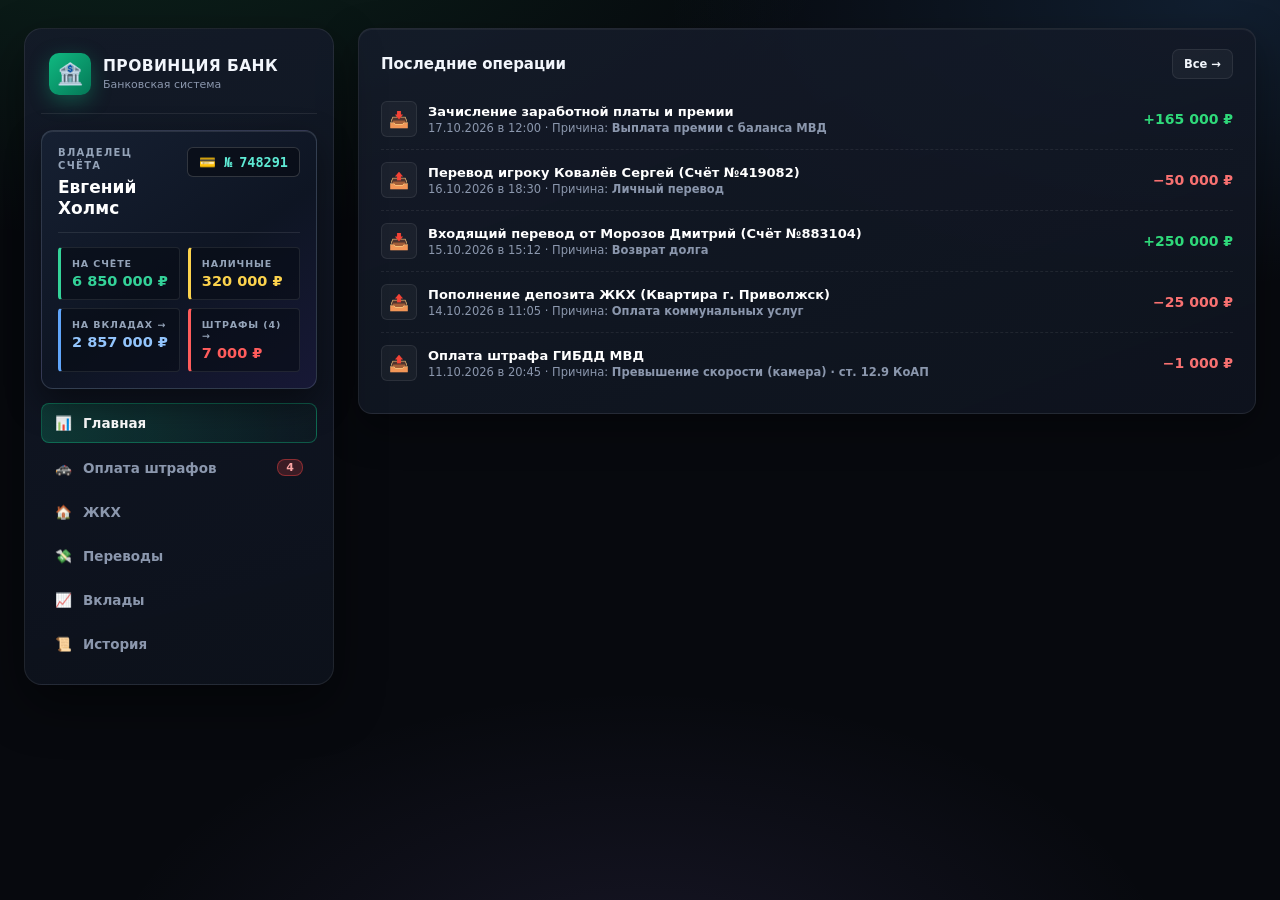
<file: apps/bank.html>
<!DOCTYPE html>
<html lang="ru">
<head>
<meta charset="UTF-8">
<meta name="viewport" content="width=device-width,initial-scale=1">
<title>Банковская система · Провинция Банк</title>
<style>
*{box-sizing:border-box;margin:0;padding:0;-webkit-tap-highlight-color:transparent}
:root{
  --bg:#07090e;
  --bg2:#0d121b;
  --card:rgba(20,27,40,.82);
  --line:rgba(255,255,255,.08);
  --txt:#f2f6fc;
  --mut:#8b97ad;
  --acc:#4da3ff;
  --green:#2fd97a;
  --yellow:#f7c948;
  --red:#ff5c5c;
  --purple:#a78bfa;
  --gold:#f5c451;
}
html,body{color-scheme:dark;background:#07090e;color:var(--txt);font-family:Inter,system-ui,-apple-system,'Segoe UI',Roboto,sans-serif;font-size:14px;min-height:100vh}
body{
  background:
    radial-gradient(1200px 550px at 10% -10%,rgba(47,217,122,.12),transparent 60%),
    radial-gradient(1000px 520px at 95% 0%,rgba(77,163,255,.14),transparent 55%),
    radial-gradient(900px 500px at 50% 110%,rgba(167,139,250,.1),transparent 60%),
    #07090e;
}
::-webkit-scrollbar{width:8px;height:8px}
::-webkit-scrollbar-thumb{background:#253042;border-radius:8px}
button,input,select{font-family:inherit}

/* ================= БАНКОВСКАЯ СИСТЕМА (МЕНЮ В БАНКЕ) ================= */
#terminalWrap{max-width:1380px;margin:0 auto;padding:28px 24px 60px;display:grid;grid-template-columns:310px 1fr;gap:24px;align-items:start}
.b-side{
  background:linear-gradient(165deg,rgba(20,27,42,.88),rgba(13,18,28,.94));
  border:1px solid var(--line);
  border-radius:18px;
  padding:20px 16px;
  position:sticky;
  top:24px;
  box-shadow:0 20px 50px rgba(0,0,0,.45);
}
.b-brand{display:flex;align-items:center;gap:12px;padding:4px 8px 18px;border-bottom:1px solid var(--line);margin-bottom:16px}
.b-brand-ic{width:42px;height:42px;border-radius:10px;background:linear-gradient(135deg,#10b981,#047857);display:flex;align-items:center;justify-content:center;font-size:21px;box-shadow:0 6px 20px rgba(16,185,129,.35)}
.b-brand b{font-size:15.5px;font-weight:900;letter-spacing:.4px;display:block}
.b-brand span{font-size:11px;color:var(--mut)}

/* Пункт 6: Карточка счёта с 4 прямыми ячейками наверху (На счёте, Наличные, На вкладах, Штрафы) */
.b-card-widget{
  background:linear-gradient(145deg,#162032 0%,#0e1523 55%,#171836 100%);
  border:1px solid rgba(148,163,184,.24);
  border-radius:12px;
  padding:16px;
  margin-bottom:14px;
  position:relative;
  box-shadow:0 14px 34px rgba(0,0,0,.45),inset 0 1px 0 rgba(255,255,255,.1);
}
.bc-top-row{display:flex;justify-content:space-between;align-items:flex-start;gap:10px}
.bc-lbl{font-size:10px;text-transform:uppercase;letter-spacing:1.3px;color:#94a3b8;font-weight:800;line-height:1.25}
.bc-owner{font-size:17px;font-weight:900;color:#ffffff;margin-top:5px;line-height:1.22}
.bc-acc{
  display:inline-flex;
  align-items:center;
  gap:7px;
  background:rgba(9,13,22,.75);
  border:1px solid rgba(255,255,255,.16);
  padding:6px 11px;
  border-radius:6px;
  font-family:monospace;
  font-size:13.5px;
  font-weight:800;
  color:#5eead4;
  cursor:pointer;
  white-space:nowrap;
}
.bc-acc:hover{border-color:#5eead4}

/* Прямые строгие ячейки 2x2 для всех 4 сумм */
.bc-sums-grid{
  display:grid;
  grid-template-columns:1fr 1fr;
  gap:8px;
  margin-top:14px;
  padding-top:14px;
  border-top:1px solid rgba(255,255,255,.09);
}
.bc-sum-item{
  background:rgba(9,13,22,.65);
  border:1px solid rgba(255,255,255,.09);
  border-left:3px solid #34d399;
  border-radius:4px;
  padding:10px 11px;
  transition:border-color .15s,background .15s;
}
.bc-sum-item.cash-box{border-left-color:#fcd34d}
.bc-sum-item.dep-box{border-left-color:#60a5fa;cursor:pointer}
.bc-sum-item.fine-box{border-left-color:#ff5c5c;cursor:pointer}
.bc-sum-item.dep-box:hover,.bc-sum-item.fine-box:hover{background:rgba(255,255,255,.05)}
.bc-sum-item .s-l{font-size:9.5px;text-transform:uppercase;letter-spacing:.9px;color:#94a3b8;font-weight:800}
.bc-sum-item .s-v{font-size:14.5px;font-weight:900;color:#fff;margin-top:4px;white-space:nowrap}
.bc-sum-item .s-v.green{color:#34d399}
.bc-sum-item .s-v.gold{color:#fcd34d}
.bc-sum-item .s-v.blue{color:#93c5fd}
.bc-sum-item .s-v.red{color:#ff5c5c}

.b-nav{display:flex;flex-direction:column;gap:4px}
.b-ni{display:flex;align-items:center;gap:11px;padding:11px 13px;border-radius:8px;color:var(--mut);font-weight:700;font-size:13.5px;cursor:pointer;transition:.18s;border:1px solid transparent}
.b-ni:hover{color:var(--txt);background:rgba(255,255,255,.04)}
.b-ni.on{color:#fff;background:linear-gradient(90deg,rgba(16,185,129,.22),rgba(16,185,129,.04));border-color:rgba(16,185,129,.4)}
.b-ni .bdg{margin-left:auto;background:rgba(239,68,68,.2);border:1px solid rgba(239,68,68,.45);color:#fca5a5;padding:1px 8px;border-radius:8px;font-size:11px;font-weight:800}

.b-main{min-width:0}
.b-panel{
  background:linear-gradient(160deg,rgba(22,29,44,.84),rgba(15,20,31,.9));
  border:1px solid var(--line);
  border-radius:14px;
  padding:20px 22px;
  margin-bottom:16px;
  box-shadow:0 14px 38px rgba(0,0,0,.35),inset 0 1px 0 rgba(255,255,255,.05);
}
.b-h1{font-size:20px;font-weight:900;margin-bottom:4px}
.b-sub{font-size:12.5px;color:var(--mut);margin-bottom:16px;line-height:1.45}
.b-grid2{display:grid;grid-template-columns:repeat(auto-fit,minmax(260px,1fr));gap:14px}

.fine-bar{
  display:flex;
  align-items:center;
  justify-content:space-between;
  flex-wrap:wrap;
  gap:10px;
  background:rgba(15,23,42,.75);
  border:1px solid rgba(255,255,255,.1);
  border-radius:8px;
  padding:12px 14px;
  margin-bottom:12px;
}
.fine-item{
  display:flex;
  align-items:flex-start;
  gap:12px;
  background:rgba(255,255,255,.025);
  border:1px solid var(--line);
  border-radius:8px;
  padding:14px 16px;
  margin-bottom:10px;
  transition:.18s;
  cursor:pointer;
}
.fine-item:hover{border-color:rgba(255,255,255,.2);background:rgba(255,255,255,.04)}
.fine-item.checked{border-color:rgba(77,163,255,.55);background:rgba(77,163,255,.08)}
.fine-item.focus-pulse{border-color:#f59e0b;box-shadow:0 0 0 2px rgba(245,158,11,.35)}
.fine-item input[type=checkbox]{width:18px;height:18px;margin-top:2px;accent-color:#3b82f6;cursor:pointer;flex:0 0 18px}
.fine-info{flex:1;min-width:0}
.fine-top{display:flex;align-items:center;gap:8px;flex-wrap:wrap;margin-bottom:5px}
.f-badge{padding:3px 8px;border-radius:5px;font-size:10px;font-weight:800;letter-spacing:.4px;text-transform:uppercase}
.f-badge.cam{background:rgba(56,189,248,.14);color:#7dd3fc;border:1px solid rgba(56,189,248,.35)}
.f-badge.emp{background:rgba(245,158,11,.14);color:#fcd34d;border:1px solid rgba(245,158,11,.35)}
.fine-title{font-weight:800;font-size:13.5px;color:#fff}
.fine-meta{font-size:12px;color:var(--mut);margin-top:4px;line-height:1.45}
.fine-meta b{color:#d1d9e8}
.fine-sum{font-size:15px;font-weight:900;color:var(--red);white-space:nowrap;text-align:right}

.prop-card{background:rgba(15,21,34,.85);border:1px solid rgba(255,255,255,.1);border-top:3px solid var(--acc);border-radius:8px;padding:16px;display:flex;flex-direction:column;gap:10px}
.prop-head{display:flex;justify-content:space-between;align-items:flex-start;gap:10px}
.prop-head b{font-size:15px;display:block;color:#fff}
.prop-head span{font-size:11.5px;color:var(--mut);margin-top:2px;display:block}
.prop-days{padding:4px 9px;border-radius:5px;font-size:11px;font-weight:800;background:rgba(47,217,122,.14);color:#6ee7b7;border:1px solid rgba(47,217,122,.35);white-space:nowrap}
.prop-bar{height:8px;background:#1e293b;border-radius:4px;overflow:hidden}
.prop-bar>div{height:100%;background:linear-gradient(90deg,#10b981,#34d399);border-radius:4px}

/* Карточки 4 тарифов вкладов (Пункт 10) */
.plan-grid{display:grid;grid-template-columns:repeat(auto-fit,minmax(255px,1fr));gap:12px;margin-top:12px}
.plan-card{
  background:linear-gradient(160deg,rgba(20,28,44,.95),rgba(12,17,27,.98));
  border:1px solid rgba(255,255,255,.1);
  border-top:3px solid var(--pc,#3b82f6);
  border-radius:8px;
  padding:16px;
  display:flex;
  flex-direction:column;
  gap:10px;
}
.plan-top{display:flex;justify-content:space-between;align-items:flex-start;gap:8px}
.plan-name{font-weight:900;font-size:15px;color:#fff}
.plan-rate{font-weight:900;font-size:13px;padding:3px 8px;border-radius:5px;background:rgba(255,255,255,.06);color:var(--pc,#60a5fa);border:1px solid rgba(255,255,255,.12);white-space:nowrap}
.plan-rules{display:flex;flex-direction:column;gap:4px;font-size:11.5px;color:#cbd5e1;background:rgba(0,0,0,.28);padding:10px;border-radius:6px;border:1px solid rgba(255,255,255,.05)}
.plan-rules span{display:flex;justify-content:space-between;gap:8px}
.plan-rules b{color:#fff}

.inp,.sel{background:#0b0f17;border:1px solid rgba(255,255,255,.14);color:var(--txt);padding:10px 13px;border-radius:6px;font-size:13.5px;outline:none;width:100%}
.inp:focus,.sel:focus{border-color:var(--acc)}
.flab{display:block;font-size:10px;text-transform:uppercase;letter-spacing:1.1px;color:var(--mut);font-weight:800;margin-bottom:6px}
.btn{background:linear-gradient(135deg,#10b981,#059669);border:1px solid rgba(110,231,183,.35);color:#fff;padding:9px 15px;border-radius:7px;font-weight:800;font-size:12.5px;cursor:pointer;transition:.18s}
.btn:hover{filter:brightness(1.1);transform:translateY(-1px)}
.btn:disabled{opacity:.4;cursor:not-allowed;transform:none}
.btn.blue{background:linear-gradient(135deg,#3b82f6,#2563eb);border-color:rgba(147,197,253,.35)}
.btn.warn{background:linear-gradient(135deg,#dc2626,#991b1b);border-color:rgba(252,165,165,.35)}
.btn.ghost{background:rgba(255,255,255,.04);border:1px solid var(--line);color:var(--txt)}
.btn.ghost:hover{background:rgba(255,255,255,.09)}
.btn.slim{padding:7px 11px;font-size:11.5px}

.tx-row{display:flex;align-items:center;justify-content:space-between;gap:12px;padding:12px 0;border-bottom:1px dashed rgba(255,255,255,.07)}
.tx-row:last-child{border-bottom:none}
.tx-left{display:flex;align-items:center;gap:11px;min-width:0}
.tx-ic{width:36px;height:36px;border-radius:6px;display:flex;align-items:center;justify-content:center;font-size:16px;flex:0 0 36px;background:rgba(255,255,255,.04);border:1px solid var(--line)}
.tx-title{font-weight:800;font-size:13px;color:#fff}
.tx-sub{font-size:11.5px;color:var(--mut);margin-top:2px}
.tx-amt{font-weight:900;font-size:14px;white-space:nowrap;text-align:right}
.tx-amt.plus{color:var(--green)}
.tx-amt.minus{color:#f87171}

/* ================= МОБИЛЬНОЕ ПРИЛОЖЕНИЕ В СМАРТФОНЕ ================= */
#phoneWrap{display:none;justify-content:center;align-items:center;padding:18px 14px;min-height:100vh}
.smartphone{
  width:420px;
  max-width:100%;
  background:linear-gradient(160deg,#1e2636,#0b0f17);
  border:2px solid #334155;
  border-radius:46px;
  padding:12px;
  box-shadow:0 35px 95px rgba(0,0,0,.75),inset 0 1px 0 rgba(255,255,255,.15);
}
.sp-screen{
  background:radial-gradient(500px 280px at 50% -10%,rgba(16,185,129,.18),transparent 70%),#090d14;
  border-radius:36px;
  height:760px;
  max-height:calc(100vh - 60px);
  display:flex;
  flex-direction:column;
  overflow:hidden;
  position:relative;
}
.sp-statusbar{display:flex;justify-content:space-between;align-items:center;padding:12px 24px 6px;font-size:12px;font-weight:800;color:#cbd5e1}
.sp-body{flex:1;overflow-y:auto;padding:10px 16px 16px}

.sp-menu-grid{
  display:grid;
  grid-template-columns:repeat(3,1fr);
  gap:8px;
  margin-bottom:14px;
}
.sp-mbtn{
  background:rgba(22,30,46,.9);
  border:1px solid rgba(255,255,255,.09);
  border-radius:6px;
  padding:10px 6px;
  display:flex;
  flex-direction:column;
  align-items:center;
  justify-content:center;
  gap:5px;
  color:#94a3b8;
  font-size:11px;
  font-weight:800;
  cursor:pointer;
  transition:all .18s;
  text-align:center;
  position:relative;
}
.sp-mbtn i{font-style:normal;font-size:17px}
.sp-mbtn:hover{border-color:rgba(255,255,255,.22);color:#fff}
.sp-mbtn.on{
  background:linear-gradient(145deg,rgba(16,185,129,.24),rgba(16,185,129,.08));
  border-color:rgba(52,211,153,.55);
  color:#ffffff;
}
.sp-mbtn .m-bdg{
  position:absolute;
  top:4px;
  right:5px;
  background:#ef4444;
  color:#fff;
  font-size:9.5px;
  font-weight:900;
  padding:1px 5px;
  border-radius:4px;
}

.sp-home-wrap{
  padding:8px 0 10px;
  display:flex;
  flex-direction:column;
  align-items:center;
  cursor:pointer;
  background:rgba(9,13,20,.95);
  border-top:1px solid rgba(255,255,255,.05);
}
.sp-home-bar{
  width:134px;
  height:5px;
  border-radius:4px;
  background:#3b475c;
  transition:background .18s,transform .18s;
}
.sp-home-wrap:hover .sp-home-bar{background:#6ee7b7;transform:scaleX(1.08)}

#troot{position:fixed;left:24px;bottom:24px;z-index:950;display:flex;flex-direction:column;gap:8px}
.toast{background:#161f30;border:1px solid rgba(16,185,129,.45);border-left:4px solid var(--green);padding:12px 16px;border-radius:8px;font-size:13px;font-weight:700;box-shadow:0 12px 30px rgba(0,0,0,.5)}

@media(max-width:960px){
  #terminalWrap{grid-template-columns:1fr}
  .b-side{position:static}
}
</style>
</head>
<body>

<!-- РЕЖИМ 1: БАНКОВСКАЯ СИСТЕМА -->
<div id="terminalWrap">
  <aside class="b-side">
    <div class="b-brand">
      <div class="b-brand-ic">🏦</div>
      <div>
        <b>ПРОВИНЦИЯ БАНК</b>
        <span>Банковская система</span>
      </div>
    </div>

    <div id="deskCardWidget"></div>

    <nav class="b-nav" id="deskNav"></nav>
  </aside>

  <main class="b-main" id="deskMain"></main>
</div>

<!-- РЕЖИМ 2: БАНКОВСКОЕ ПРИЛОЖЕНИЕ В ТЕЛЕФОНЕ -->
<div id="phoneWrap">
  <div class="smartphone">
    <div class="sp-screen">
      <div class="sp-statusbar">
        <span id="spClock">21:45</span>
        <span style="font-size:10.5px;color:#94a3b8">Province LTE · 🔋 94%</span>
      </div>
      <div class="sp-body" id="mobileMain"></div>
      <div class="sp-home-wrap" onclick="exitToPhoneMenu()" title="Выйти в главное меню телефона">
        <div class="sp-home-bar"></div>
      </div>
    </div>
  </div>
</div>

<div id="troot"></div>

<script>
var params = new URLSearchParams(location.search);
var VIEW_MODE = (params.get('mode') === 'phone') ? 'phone' : 'terminal';
var CUR_TAB = params.get('tab') || 'overview';
var TARGET_FINE_ID = params.get('fineId') || '';

var PLAYER = {
  name: 'Евгений Холмс',
  uid: 'K8W4C6',
  account: '748291',
  balance: 6850000,
  cash: 320000
};

var PROPERTIES = [
  { id: 'p1', type: 'Квартира', address: 'г. Приволжск, ул. Ленина, д. 14, кв. 42', ratePerDay: 2500, deposit: 35000, maxDays: 30 },
  { id: 'p2', type: 'Частный дом с гаражом', address: 'г. Мирный, коттеджный посёлок, уч. 8', ratePerDay: 6000, deposit: 48000, maxDays: 30 }
];

/* Пункт 10: 4 вида накопительных вкладов с разными условиями начисления, пополнения, снятия и закрытия */
var DEPOSIT_PLANS = [
  {
    key: 'daily_free',
    name: 'Вклад «Свободный»',
    ratePct: 0.50,
    periodLbl: '0.50% каждые сутки в 00:00',
    periodType: 'midnight',
    minAmt: 50000,
    maxAmt: 5000000,
    canTopUp: true,
    canWithdraw: true,
    canCloseAnytime: true,
    minHours: 0,
    col: '#34d399',
    desc: 'Процент (0.50% от общей суммы) начисляется каждые сутки ровно в полночь. Пополняемый, со свободным частичным снятием и закрытием в любое время.'
  },
  {
    key: 'payday_flex',
    name: 'Вклад «Почасовой»',
    ratePct: 0.12,
    periodLbl: '0.12% каждый PayDay (час)',
    periodType: 'payday',
    minAmt: 100000,
    maxAmt: 5000000,
    canTopUp: true,
    canWithdraw: true,
    canCloseAnytime: true,
    minHours: 0,
    col: '#60a5fa',
    desc: 'Процент (0.12%) капает каждый час в PayDay. Доступно свободное пополнение, снятие части средств и закрытие в любое время.'
  },
  {
    key: 'payday_locked',
    name: 'Вклад «Накопительный»',
    ratePct: 0.15,
    periodLbl: '0.15% каждый PayDay (час)',
    periodType: 'payday',
    minAmt: 1000000,
    maxAmt: 10000000,
    canTopUp: true,
    canWithdraw: false,
    canCloseAnytime: false,
    minHours: 24,
    col: '#a78bfa',
    desc: 'Сумма от 1 000 000 ₽ до 10 000 000 ₽. Процент 0.15% начисляется каждый PayDay. Пополняемый, но без частичного снятия и нельзя закрыть до истечения 24 ч.'
  },
  {
    key: 'payday_max',
    name: 'Вклад «Максимальный»',
    ratePct: 0.20,
    periodLbl: '0.20% каждый PayDay (от 50 ч.)',
    periodType: 'payday',
    minAmt: 5000000,
    maxAmt: 20000000,
    canTopUp: false,
    canWithdraw: false,
    canCloseAnytime: false,
    minHours: 50,
    col: '#f5c451',
    desc: 'Сумма от 5 000 000 ₽ до 20 000 000 ₽ на срок от 50 часов (PayDay). Ставка 0.20% в час. Непополняемый, неснимаемый и нельзя закрыть досрочно.'
  }
];

/* Активные открытые вклады игрока */
var DEPOSITS = [
  { id: 'd1', planKey: 'daily_free',    amount: 800000,  profit: 12000, hoursPassed: 18, since: '15.10.2026' },
  { id: 'd2', planKey: 'payday_locked', amount: 2000000, profit: 45000, hoursPassed: 15, since: '17.10.2026' }
];

function getPlan(k) {
  for (var i = 0; i < DEPOSIT_PLANS.length; i++) if (DEPOSIT_PLANS[i].key === k) return DEPOSIT_PLANS[i];
  return DEPOSIT_PLANS[0];
}

var FINES = [
  {
    id: 'f1',
    checked: true,
    kind: 'cam',
    sender: 'ГИБДД МВД России',
    date: '17.10.2026',
    time: '14:22',
    reason: 'Проезд на красный сигнал светофора (камера)',
    article: 'ст. 12.12 ч.1 КоАП',
    car: 'В777АК 52 · Toyota Camry',
    officer: null,
    faction: '[ГИБДД] Камера контроля движения',
    amount: 1500
  },
  {
    id: 'f2',
    checked: true,
    kind: 'cam',
    sender: 'ГИБДД МВД России',
    date: '16.10.2026',
    time: '19:05',
    reason: 'Превышение установленной скорости движения на 18 км/ч (камера)',
    article: 'ст. 12.9 ч.2 КоАП',
    car: 'В777АК 52 · Toyota Camry',
    officer: null,
    faction: '[ГИБДД] Камера контроля движения',
    amount: 500
  },
  {
    id: 'f3',
    checked: false,
    kind: 'emp',
    sender: 'ГИБДД МВД России',
    date: '15.10.2026',
    time: '21:14',
    reason: 'Управление ТС с нечитаемыми государственными номерами',
    article: 'ст. 12.2 ч.1 КоАП',
    car: 'В777АК 52 · Toyota Camry',
    officer: 'Мельников Григорий (Ст. инспектор ДПС, Капитан)',
    faction: 'ОГИБДД г. Приволжск',
    amount: 2000
  },
  {
    id: 'f4',
    checked: false,
    kind: 'emp',
    sender: 'МВД России',
    date: '12.10.2026',
    time: '18:40',
    reason: 'Нарушение общественного порядка и тишины',
    article: 'ст. 20.1 ч.1 КоАП',
    car: null,
    officer: 'Савельев Тимофей (Командир взвода ППС, Ст. прапорщик)',
    faction: 'УМВД г. Приволжск',
    amount: 3000
  }
];

if (TARGET_FINE_ID) {
  FINES.forEach(function(f) { f.checked = (f.id === TARGET_FINE_ID); });
}

var HISTORY = [
  { date: '17.10.2026', time: '12:00', type: 'plus', title: 'Зачисление заработной платы и премии', reason: 'Выплата премии с баланса МВД', amount: 165000 },
  { date: '16.10.2026', time: '18:30', type: 'minus', title: 'Перевод игроку Ковалёв Сергей (Счёт №419082)', reason: 'Личный перевод', amount: 50000 },
  { date: '15.10.2026', time: '15:12', type: 'plus', title: 'Входящий перевод от Морозов Дмитрий (Счёт №883104)', reason: 'Возврат долга', amount: 250000 },
  { date: '14.10.2026', time: '11:05', type: 'minus', title: 'Пополнение депозита ЖКХ (Квартира г. Приволжск)', reason: 'Оплата коммунальных услуг', amount: 25000 },
  { date: '11.10.2026', time: '20:45', type: 'minus', title: 'Оплата штрафа ГИБДД МВД', reason: 'Превышение скорости (камера) · ст. 12.9 КоАП', amount: 1000 }
];

var KNOWN_ACCOUNTS = {
  '123456': 'Романов Алексей',
  '419082': 'Ковалёв Сергей',
  '883104': 'Морозов Дмитрий',
  '552910': 'Лебедев Максим',
  '309412': 'Шевченко Александр',
  '612094': 'Иван Иванов'
};

function fmt(n) { return Number(n || 0).toLocaleString('ru-RU'); }
function nowDate() {
  var d = new Date();
  return String(d.getDate()).padStart(2, '0') + '.' + String(d.getMonth() + 1).padStart(2, '0') + '.2026';
}
function nowTime() {
  var d = new Date();
  return String(d.getHours()).padStart(2, '0') + ':' + String(d.getMinutes()).padStart(2, '0');
}
function toast(msg) {
  var t = document.createElement('div');
  t.className = 'toast';
  t.textContent = msg;
  document.getElementById('troot').appendChild(t);
  setTimeout(function() { t.remove(); }, 3500);
}
function copyAcc() {
  try { navigator.clipboard.writeText(PLAYER.account); } catch (e) {}
  toast('✓ Номер банковского счёта №' + PLAYER.account + ' скопирован');
}
function exitToPhoneMenu() {
  location.href = 'mvd-phone.html?view=phone';
}

var NAV_ITEMS = [
  ['overview', '📊', 'Главная'],
  ['fines',    '🚓', 'Оплата штрафов'],
  ['housing',  '🏠', 'ЖКХ'],
  ['transfer', '💸', 'Переводы'],
  ['deposits', '📈', 'Вклады'],
  ['history',  '📜', 'История']
];

function goTab(t) {
  CUR_TAB = t;
  renderAll();
}

/* Пункт 6: Верхняя карточка счёта с 4 прямыми ячейками (На счёте, Наличные, На вкладах, Штрафы) */
function buildAccountWidgetHtml() {
  var totalFines = FINES.reduce(function(s, x) { return s + x.amount; }, 0);
  var totalDeps = DEPOSITS.reduce(function(s, x) { return s + x.amount + x.profit; }, 0);
  return '<div class="b-card-widget">' +
    '<div class="bc-top-row">' +
      '<div><div class="bc-lbl">ВЛАДЕЛЕЦ<br>СЧЁТА</div><div class="bc-owner">Евгений<br>Холмс</div></div>' +
      '<div class="bc-acc" onclick="copyAcc()" title="Скопировать счёт">💳 №<b>' + PLAYER.account + '</b></div>' +
    '</div>' +
    '<div class="bc-sums-grid">' +
      '<div class="bc-sum-item"><div class="s-l">НА СЧЁТЕ</div><div class="s-v green">' + fmt(PLAYER.balance) + ' ₽</div></div>' +
      '<div class="bc-sum-item cash-box"><div class="s-l">НАЛИЧНЫЕ</div><div class="s-v gold">' + fmt(PLAYER.cash) + ' ₽</div></div>' +
      '<div class="bc-sum-item dep-box" onclick="goTab(\'deposits\')"><div class="s-l">НА ВКЛАДАХ →</div><div class="s-v blue">' + fmt(totalDeps) + ' ₽</div></div>' +
      '<div class="bc-sum-item fine-box" onclick="goTab(\'fines\')"><div class="s-l">ШТРАФЫ (' + FINES.length + ') →</div><div class="s-v ' + (FINES.length ? 'red' : 'green') + '">' + fmt(totalFines) + ' ₽</div></div>' +
    '</div>' +
  '</div>';
}

function buildSectionHtml() {
  if (CUR_TAB === 'fines') return renderFinesSection();
  if (CUR_TAB === 'housing') return renderHousingSection();
  if (CUR_TAB === 'transfer') return renderTransferSection();
  if (CUR_TAB === 'deposits') return renderDepositsSection();
  if (CUR_TAB === 'history') return renderHistorySection();
  return renderOverviewSection();
}

/* Пункт 5: Убран текст «Управление счётом № 748291 / Быстрый обзор...» и убран дубляж сумм */
function renderOverviewSection() {
  return '<div class="b-panel">' +
    '<div style="display:flex;justify-content:space-between;align-items:center;margin-bottom:10px">' +
      '<b style="font-size:15px">Последние операции</b>' +
      '<button class="btn ghost slim" onclick="goTab(\'history\')">Все →</button>' +
    '</div>' +
    HISTORY.slice(0, 5).map(txRowHtml).join('') +
  '</div>';
}

function renderFinesSection() {
  if (!FINES.length) {
    return '<div class="b-panel"><div class="b-h1">🚓 Оплата штрафов</div><div class="b-sub">Все штрафы погашены</div><div style="padding:30px;text-align:center;color:var(--green);font-weight:800">✅ У вас нет неоплаченных штрафов!</div></div>';
  }
  var selCount = 0, selSum = 0, allSum = 0;
  FINES.forEach(function(f) {
    allSum += f.amount;
    if (f.checked) { selCount++; selSum += f.amount; }
  });
  var allChecked = (selCount === FINES.length);

  var listHtml = FINES.map(function(f, idx) {
    var isTarget = (TARGET_FINE_ID && f.id === TARGET_FINE_ID);
    var badge = f.kind === 'cam'
      ? '<span class="f-badge cam">📷 [ГИБДД] Камера контроля движения</span>'
      : '<span class="f-badge emp">👮 ' + f.sender + '</span>';
    var details = f.kind === 'cam'
      ? 'Дата: <b>' + f.date + ' в ' + f.time + '</b> · Статус: <b>Автофиксация городской камерой</b> · ТС: <b>' + f.car + '</b> · Статья: <b>' + f.article + '</b>'
      : 'Дата: <b>' + f.date + ' в ' + f.time + '</b> · Статья: <b>' + f.article + '</b><br>Выписал: <b>' + f.officer + '</b> · Подразделение: <b>' + f.faction + '</b>' + (f.car ? ' · ТС: <b>' + f.car + '</b>' : '');
    return '<label class="fine-item' + (f.checked ? ' checked' : '') + (isTarget ? ' focus-pulse' : '') + '">' +
      '<input type="checkbox" ' + (f.checked ? 'checked' : '') + ' onchange="toggleFine(' + idx + ',this.checked)">' +
      '<div class="fine-info">' +
        '<div class="fine-top">' + badge + '</div>' +
        '<div class="fine-title">' + f.reason + '</div>' +
        '<div class="fine-meta">' + details + '</div>' +
      '</div>' +
      '<div class="fine-sum">' + fmt(f.amount) + ' ₽</div>' +
    '</label>';
  }).join('');

  return '<div class="b-panel">' +
    '<div class="b-h1">🚓 Оплата штрафов</div>' +
    '<div class="b-sub">Отметьте галочками штрафы, которые хотите оплатить сейчас, либо оплатите все сразу</div>' +
    '<div class="fine-bar">' +
      '<label style="display:flex;align-items:center;gap:9px;cursor:pointer;font-weight:800;font-size:12.5px">' +
        '<input type="checkbox" style="width:17px;height:17px;accent-color:#3b82f6" ' + (allChecked ? 'checked' : '') + ' onchange="toggleAllFines(this.checked)">' +
        '<span>Выбрать все (' + FINES.length + ' шт. · ' + fmt(allSum) + ' ₽)</span>' +
      '</label>' +
      '<div style="display:flex;gap:8px;flex-wrap:wrap">' +
        '<button class="btn blue slim" onclick="paySelectedFines()" ' + (!selCount ? 'disabled' : '') + '>✓ Оплатить выбранные (' + fmt(selSum) + ' ₽)</button>' +
        '<button class="btn slim" onclick="payAllFines()">Оплатить все (' + fmt(allSum) + ' ₽)</button>' +
      '</div>' +
    '</div>' +
    listHtml +
  '</div>';
}

window.toggleFine = function(idx, val) {
  if (FINES[idx]) FINES[idx].checked = !!val;
  renderAll();
};
window.toggleAllFines = function(val) {
  FINES.forEach(function(f) { f.checked = !!val; });
  renderAll();
};
window.paySelectedFines = function() {
  var sel = FINES.filter(function(f) { return f.checked; });
  if (!sel.length) { toast('Выберите хотя бы один штраф галочкой'); return; }
  var sum = sel.reduce(function(s, x) { return s + x.amount; }, 0);
  if (PLAYER.balance < sum) { toast('Недостаточно средств на счёте'); return; }
  PLAYER.balance -= sum;
  sel.forEach(function(f) {
    HISTORY.unshift({
      date: nowDate(), time: nowTime(), type: 'minus',
      title: 'Оплата штрафа (' + f.sender + ')',
      reason: f.reason + ' (' + f.article + ')',
      amount: f.amount
    });
  });
  FINES = FINES.filter(function(f) { return !f.checked; });
  TARGET_FINE_ID = '';
  renderAll();
  toast('✓ Оплачено штрафов: ' + sel.length + ' шт. на сумму ' + fmt(sum) + ' ₽');
};
window.payAllFines = function() {
  FINES.forEach(function(f) { f.checked = true; });
  paySelectedFines();
};

function renderHousingSection() {
  var cards = PROPERTIES.map(function(p, idx) {
    var daysLeft = Math.floor(p.deposit / p.ratePerDay);
    var pct = Math.min(100, Math.round((daysLeft / p.maxDays) * 100));
    return '<div class="prop-card">' +
      '<div class="prop-head">' +
        '<div><b>🏠 ' + p.type + '</b><span>' + p.address + '</span></div>' +
        '<span class="prop-days">Оплачено: ' + daysLeft + ' из ' + p.maxDays + ' дн.</span>' +
      '</div>' +
      '<div class="prop-bar"><div style="width:' + pct + '%"></div></div>' +
      '<div style="display:flex;justify-content:space-between;font-size:12px;color:var(--mut)">' +
        '<span>Тариф ЖКХ: <b style="color:var(--txt)">' + fmt(p.ratePerDay) + ' ₽/сут.</b></span>' +
        '<span>Депозит: <b style="color:var(--green)">' + fmt(p.deposit) + ' ₽</b></span>' +
      '</div>' +
      '<div style="display:flex;gap:6px;flex-wrap:wrap;margin-top:2px">' +
        '<button class="btn slim" onclick="topUpHousing(' + idx + ', 7)">+7 дн. (' + fmt(p.ratePerDay * 7) + ' ₽)</button>' +
        '<button class="btn blue slim" onclick="topUpHousing(' + idx + ', 14)">+14 дн. (' + fmt(p.ratePerDay * 14) + ' ₽)</button>' +
        '<button class="btn ghost slim" onclick="topUpHousingMax(' + idx + ')">Макс. (30 дн.)</button>' +
      '</div>' +
    '</div>';
  }).join('');

  return '<div class="b-panel">' +
    '<div class="b-h1">🏠 ЖКХ</div>' +
    '<div class="b-sub">Пополнение депозита за жильё со счёта №' + PLAYER.account + '</div>' +
    '<div class="b-grid2">' + cards + '</div>' +
  '</div>';
}

window.topUpHousing = function(idx, days) {
  var p = PROPERTIES[idx]; if (!p) return;
  var maxDep = p.ratePerDay * p.maxDays;
  var cost = p.ratePerDay * days;
  if (p.deposit + cost > maxDep) cost = Math.max(0, maxDep - p.deposit);
  if (cost <= 0) { toast('Жильё уже оплачено на 30 дней'); return; }
  if (PLAYER.balance < cost) { toast('Недостаточно средств на счёте'); return; }
  PLAYER.balance -= cost;
  p.deposit += cost;
  HISTORY.unshift({
    date: nowDate(), time: nowTime(), type: 'minus',
    title: 'Пополнение депозита ЖКХ (' + p.type + ')',
    reason: 'Оплата коммунальных услуг',
    amount: cost
  });
  renderAll();
  toast('✓ Депозит ЖКХ пополнен на ' + fmt(cost) + ' ₽');
};
window.topUpHousingMax = function(idx) { topUpHousing(idx, 30); };

function renderTransferSection() {
  return '<div class="b-panel">' +
    '<div class="b-h1">💸 Перевод по номеру счёта</div>' +
    '<div class="b-sub">Ваш счёт отправителя: <b>№ ' + PLAYER.account + ' (' + PLAYER.name + ')</b></div>' +
    '<div class="b-grid2">' +
      '<div><label class="flab">Банковский счёт получателя *</label><input class="inp" id="trAcc" maxlength="6" placeholder="Например: 123456"></div>' +
      '<div><label class="flab">Сумма перевода, ₽ *</label><input class="inp" id="trAmt" type="number" value="50000" min="100" step="1000"></div>' +
      '<div style="grid-column:1/-1"><label class="flab">Причина / комментарий к переводу *</label><input class="inp" id="trReason" placeholder="Например: Личный перевод / Покупка имущества"></div>' +
    '</div>' +
    '<div style="margin-top:14px"><button class="btn" onclick="doTransfer()">💸 Отправить перевод</button></div>' +
  '</div>' +
  '<div class="b-panel">' +
    '<div class="b-h1">🏧 Операции с наличными</div>' +
    '<div class="b-sub">Внесение наличных на банковский счёт или снятие средств</div>' +
    '<div style="display:flex;gap:10px;flex-wrap:wrap;align-items:center">' +
      '<input class="inp" id="cashAmt" type="number" value="100000" style="max-width:200px">' +
      '<button class="btn" onclick="doCashOp(\'in\')">➕ Пополнить счёт</button>' +
      '<button class="btn blue" onclick="doCashOp(\'out\')">➖ Снять наличные</button>' +
    '</div>' +
  '</div>';
}

window.doTransfer = function() {
  var acc = (document.getElementById('trAcc').value || '').trim();
  var amt = parseInt(document.getElementById('trAmt').value, 10) || 0;
  var rsn = (document.getElementById('trReason').value || '').trim();
  if (!/^\d{6}$/.test(acc)) { toast('Введите 6-значный номер счёта (например: 123456)'); return; }
  if (acc === PLAYER.account) { toast('Нельзя перевести на собственный счёт'); return; }
  if (amt <= 0 || amt > PLAYER.balance) { toast('Некорректная сумма или недостаточно средств'); return; }
  if (!rsn) { toast('Укажите причину перевода'); return; }
  PLAYER.balance -= amt;
  HISTORY.unshift({
    date: nowDate(), time: nowTime(), type: 'minus',
    title: 'Перевод на счёт №' + acc + (KNOWN_ACCOUNTS[acc] ? ' (' + KNOWN_ACCOUNTS[acc] + ')' : ''),
    reason: rsn,
    amount: amt
  });
  renderAll();
  toast('✓ Перевод ' + fmt(amt) + ' ₽ на счёт №' + acc + ' выполнен');
};

window.doCashOp = function(dir) {
  var amt = parseInt(document.getElementById('cashAmt').value, 10) || 0;
  if (amt <= 0) return;
  if (dir === 'in') {
    if (PLAYER.cash < amt) { toast('Недостаточно наличных на руках'); return; }
    PLAYER.cash -= amt; PLAYER.balance += amt;
    HISTORY.unshift({ date: nowDate(), time: nowTime(), type: 'plus', title: 'Пополнение банковского счёта №' + PLAYER.account, reason: 'Внесение наличных', amount: amt });
    toast('✓ Счёт пополнен на ' + fmt(amt) + ' ₽');
  } else {
    if (PLAYER.balance < amt) { toast('Недостаточно средств на счёте'); return; }
    PLAYER.balance -= amt; PLAYER.cash += amt;
    HISTORY.unshift({ date: nowDate(), time: nowTime(), type: 'minus', title: 'Снятие наличных со счёта №' + PLAYER.account, reason: 'Выдача наличных', amount: amt });
    toast('✓ Снято наличными: ' + fmt(amt) + ' ₽');
  }
  renderAll();
};

/* Пункт 10: Раздел с 4 накопительными вкладами (Полночь 0.50%, PayDay 0.12%, PayDay 0.15% 1-10кк, PayDay 0.20% 5-20кк от 50ч) */
function renderDepositsSection() {
  var activeHtml = DEPOSITS.map(function(d, idx) {
    var pl = getPlan(d.planKey);
    var lockLeft = Math.max(0, pl.minHours - (d.hoursPassed || 0));
    var canCloseNow = pl.canCloseAnytime || (lockLeft === 0);

    return '<div class="prop-card" style="border-top-color:' + pl.col + '">' +
      '<div class="prop-head">' +
        '<div><b>📈 ' + pl.name + '</b><span>Открыт: ' + d.since + ' · Начисление: <b style="color:' + pl.col + '">' + pl.periodLbl + '</b></span></div>' +
        '<span class="prop-days">' + (lockLeft > 0 ? ('Срок: ещё ' + lockLeft + ' ч.') : 'Доступен') + '</span>' +
      '</div>' +
      '<div class="plan-rules">' +
        '<span>Тело вклада: <b>' + fmt(d.amount) + ' ₽</b></span>' +
        '<span>Начислено процентов: <b style="color:var(--green)">+' + fmt(d.profit) + ' ₽</b></span>' +
        '<span>Лимит программы: <b>от ' + fmt(pl.minAmt) + ' до ' + fmt(pl.maxAmt) + ' ₽</b></span>' +
        '<span>Операции: <b>' + (pl.canTopUp ? 'Пополняемый' : 'Непополняемый') + ' · ' + (pl.canWithdraw ? 'Снимаемый' : 'Без снятия') + '</b></span>' +
      '</div>' +
      '<div style="display:flex;gap:6px;flex-wrap:wrap">' +
        (pl.canTopUp ? '<button class="btn slim" onclick="topUpDeposit(' + idx + ')">➕ Пополнить (+200 000 ₽)</button>' : '<button class="btn ghost slim" disabled>🔒 Непополняемый</button>') +
        (pl.canWithdraw ? '<button class="btn blue slim" onclick="withdrawDeposit(' + idx + ')">➖ Снять 100 000 ₽</button>' : '<button class="btn ghost slim" disabled>🔒 Без снятия</button>') +
        (canCloseNow
          ? '<button class="btn warn slim" onclick="closeDeposit(' + idx + ')">Закрыть вклад</button>'
          : '<button class="btn ghost slim" disabled title="Нельзя закрыть до истечения срока">🔒 Закрытие через ' + lockLeft + ' ч.</button>') +
      '</div>' +
    '</div>';
  }).join('');

  var catalogHtml = DEPOSIT_PLANS.map(function(pl) {
    return '<div class="plan-card" style="--pc:' + pl.col + '">' +
      '<div class="plan-top">' +
        '<div class="plan-name">' + pl.name + '</div>' +
        '<span class="plan-rate">' + pl.ratePct.toFixed(2) + '%</span>' +
      '</div>' +
      '<div style="font-size:11.5px;color:var(--mut);line-height:1.45">' + pl.desc + '</div>' +
      '<div class="plan-rules">' +
        '<span>Начисление: <b>' + (pl.periodType === 'midnight' ? 'Каждые сутки в 00:00' : 'Каждый PayDay (1 ч.)') + '</b></span>' +
        '<span>Сумма вклада: <b>' + fmt(pl.minAmt) + ' – ' + fmt(pl.maxAmt) + ' ₽</b></span>' +
        '<span>Пополнение: <b style="color:' + (pl.canTopUp ? '#34d399' : '#f87171') + '">' + (pl.canTopUp ? 'Да' : 'Нет') + '</b></span>' +
        '<span>Частичное снятие: <b style="color:' + (pl.canWithdraw ? '#34d399' : '#f87171') + '">' + (pl.canWithdraw ? 'Да' : 'Нет') + '</b></span>' +
        '<span>Закрытие: <b>' + (pl.canCloseAnytime ? 'В любое время' : ('Только после ' + pl.minHours + ' ч.')) + '</b></span>' +
      '</div>' +
      '<div style="display:flex;gap:8px;align-items:center;margin-top:auto;padding-top:6px">' +
        '<input class="inp" id="openAmt_' + pl.key + '" type="number" value="' + pl.minAmt + '" min="' + pl.minAmt + '" max="' + pl.maxAmt + '" step="100000" style="padding:7px 10px;font-size:12.5px">' +
        '<button class="btn slim" style="white-space:nowrap" onclick="openPlanDeposit(\'' + pl.key + '\')">＋ Открыть</button>' +
      '</div>' +
    '</div>';
  }).join('');

  return '<div class="b-panel">' +
    '<div style="display:flex;justify-content:space-between;align-items:center;flex-wrap:wrap;gap:10px;margin-bottom:12px">' +
      '<div><div class="b-h1">📈 Мои активные вклады (' + DEPOSITS.length + ')</div><div class="b-sub" style="margin-bottom:0">Начисление процентов каждые сутки в 00:00 или каждый PayDay (час)</div></div>' +
      '<div style="display:flex;gap:6px;flex-wrap:wrap">' +
        '<button class="btn blue slim" onclick="simTick(\'payday\')">⏰ Симулировать PayDay (+1 час)</button>' +
        '<button class="btn ghost slim" onclick="simTick(\'midnight\')">🌙 Симулировать Полночь (00:00)</button>' +
      '</div>' +
    '</div>' +
    (activeHtml ? '<div class="b-grid2">' + activeHtml + '</div>' : '<div style="color:var(--mut);padding:14px 0">У вас пока нет активных вкладов</div>') +
  '</div>' +
  '<div class="b-panel">' +
    '<div class="b-h1">🏦 Доступные программы накопительных вкладов (4 тарифа)</div>' +
    '<div class="b-sub">Выберите подходящие условия: от свободного суточного вклада до максимального под 0.20% в час</div>' +
    '<div class="plan-grid">' + catalogHtml + '</div>' +
  '</div>';
}

window.simTick = function(kind) {
  var totalAdded = 0;
  DEPOSITS.forEach(function(d) {
    var pl = getPlan(d.planKey);
    if (kind === 'payday') {
      d.hoursPassed = (d.hoursPassed || 0) + 1;
      if (pl.periodType === 'payday') {
        var gain = Math.round((d.amount + d.profit) * (pl.ratePct / 100));
        d.profit += gain;
        totalAdded += gain;
      }
    } else if (kind === 'midnight') {
      d.hoursPassed = (d.hoursPassed || 0) + 24;
      if (pl.periodType === 'midnight') {
        var gain2 = Math.round((d.amount + d.profit) * (pl.ratePct / 100));
        d.profit += gain2;
        totalAdded += gain2;
      }
    }
  });
  renderAll();
  toast(kind === 'payday'
    ? ('⏰ Наступил PayDay! Начислено по почасовым вкладам: +' + fmt(totalAdded) + ' ₽')
    : ('🌙 Полночь (00:00)! Начислено 0.50% по суточным вкладам: +' + fmt(totalAdded) + ' ₽'));
};

window.openPlanDeposit = function(planKey) {
  var pl = getPlan(planKey);
  var inp = document.getElementById('openAmt_' + planKey);
  var amt = parseInt(inp ? inp.value : pl.minAmt, 10) || 0;
  if (amt < pl.minAmt || amt > pl.maxAmt) {
    toast('По тарифу «' + pl.name + '» допустима сумма от ' + fmt(pl.minAmt) + ' до ' + fmt(pl.maxAmt) + ' ₽');
    return;
  }
  if (PLAYER.balance < amt) {
    toast('Недостаточно средств на банковском счёте');
    return;
  }
  PLAYER.balance -= amt;
  DEPOSITS.unshift({
    id: 'd' + Date.now(),
    planKey: planKey,
    amount: amt,
    profit: 0,
    hoursPassed: 0,
    since: nowDate()
  });
  HISTORY.unshift({
    date: nowDate(), time: nowTime(), type: 'minus',
    title: 'Открытие вклада «' + pl.name + '» (' + pl.ratePct.toFixed(2) + '%)',
    reason: pl.periodLbl,
    amount: amt
  });
  renderAll();
  toast('✓ Открыт ' + pl.name + ' на сумму ' + fmt(amt) + ' ₽');
};

window.topUpDeposit = function(idx) {
  var d = DEPOSITS[idx]; if (!d) return;
  var pl = getPlan(d.planKey);
  if (!pl.canTopUp) { toast('Этот вклад непополняемый'); return; }
  var add = 200000;
  if (d.amount + add > pl.maxAmt) { toast('Превышен максимальный лимит вклада (' + fmt(pl.maxAmt) + ' ₽)'); return; }
  if (PLAYER.balance < add) { toast('Недостаточно средств на счёте'); return; }
  PLAYER.balance -= add;
  d.amount += add;
  HISTORY.unshift({ date: nowDate(), time: nowTime(), type: 'minus', title: 'Пополнение вклада «' + pl.name + '»', reason: 'Пополнение со счёта №' + PLAYER.account, amount: add });
  renderAll();
  toast('✓ Вклад пополнен на ' + fmt(add) + ' ₽');
};

window.withdrawDeposit = function(idx) {
  var d = DEPOSITS[idx]; if (!d) return;
  var pl = getPlan(d.planKey);
  if (!pl.canWithdraw) { toast('Частичное снятие по этому вкладу запрещено'); return; }
  var take = 100000;
  if (d.amount - take < pl.minAmt) { toast('Нельзя снизить остаток ниже минимальной суммы (' + fmt(pl.minAmt) + ' ₽)'); return; }
  d.amount -= take;
  PLAYER.balance += take;
  HISTORY.unshift({ date: nowDate(), time: nowTime(), type: 'plus', title: 'Частичное снятие с вклада «' + pl.name + '»', reason: 'Перевод на счёт №' + PLAYER.account, amount: take });
  renderAll();
  toast('✓ С вклада снято ' + fmt(take) + ' ₽ на ваш счёт');
};

window.closeDeposit = function(idx) {
  var d = DEPOSITS[idx]; if (!d) return;
  var pl = getPlan(d.planKey);
  var lockLeft = Math.max(0, pl.minHours - (d.hoursPassed || 0));
  if (!pl.canCloseAnytime && lockLeft > 0) {
    toast('Этот вклад нельзя закрыть до истечения срока (осталось ' + lockLeft + ' ч.)');
    return;
  }
  var total = d.amount + d.profit;
  PLAYER.balance += total;
  HISTORY.unshift({ date: nowDate(), time: nowTime(), type: 'plus', title: 'Закрытие вклада «' + pl.name + '»', reason: 'Возврат тела вклада и процентов', amount: total });
  DEPOSITS.splice(idx, 1);
  renderAll();
  toast('✓ Вклад закрыт! На счёт зачислено ' + fmt(total) + ' ₽');
};

function txRowHtml(tx) {
  var isPlus = tx.type === 'plus';
  return '<div class="tx-row">' +
    '<div class="tx-left">' +
      '<div class="tx-ic">' + (isPlus ? '📥' : '📤') + '</div>' +
      '<div>' +
        '<div class="tx-title">' + tx.title + '</div>' +
        '<div class="tx-sub">' + tx.date + ' в ' + tx.time + ' · Причина: <b>' + tx.reason + '</b></div>' +
      '</div>' +
    '</div>' +
    '<div class="tx-amt ' + tx.type + '">' + (isPlus ? '+' : '−') + fmt(tx.amount) + ' ₽</div>' +
  '</div>';
}

function renderHistorySection() {
  return '<div class="b-panel">' +
    '<div class="b-h1">📜 История переводов и пополнений</div>' +
    '<div class="b-sub">Выписка по счёту <b>№ ' + PLAYER.account + ' (' + PLAYER.name + ')</b></div>' +
    HISTORY.map(txRowHtml).join('') +
  '</div>';
}

function renderAll() {
  document.getElementById('terminalWrap').style.display = (VIEW_MODE === 'terminal') ? 'grid' : 'none';
  document.getElementById('phoneWrap').style.display = (VIEW_MODE === 'phone') ? 'flex' : 'none';

  var cardHtml = buildAccountWidgetHtml();
  document.getElementById('deskCardWidget').innerHTML = cardHtml;

  document.getElementById('deskNav').innerHTML = NAV_ITEMS.map(function(it) {
    var bdg = (it[0] === 'fines' && FINES.length) ? '<span class="bdg">' + FINES.length + '</span>' : '';
    return '<div class="b-ni' + (CUR_TAB === it[0] ? ' on' : '') + '" onclick="goTab(\'' + it[0] + '\')"><span>' + it[1] + '</span><span>' + it[2] + '</span>' + bdg + '</div>';
  }).join('');

  var contentHtml = buildSectionHtml();
  document.getElementById('deskMain').innerHTML = contentHtml;

  var mobMenuGrid = '<div class="sp-menu-grid">' + NAV_ITEMS.map(function(t) {
    var bdg = (t[0] === 'fines' && FINES.length) ? '<span class="m-bdg">' + FINES.length + '</span>' : '';
    return '<div class="sp-mbtn' + (CUR_TAB === t[0] ? ' on' : '') + '" onclick="goTab(\'' + t[0] + '\')">' + bdg + '<i>' + t[1] + '</i><span>' + t[2] + '</span></div>';
  }).join('') + '</div>';

  document.getElementById('mobileMain').innerHTML = cardHtml + mobMenuGrid + contentHtml;
}

renderAll();
</script>
</body>
</html>
</file>
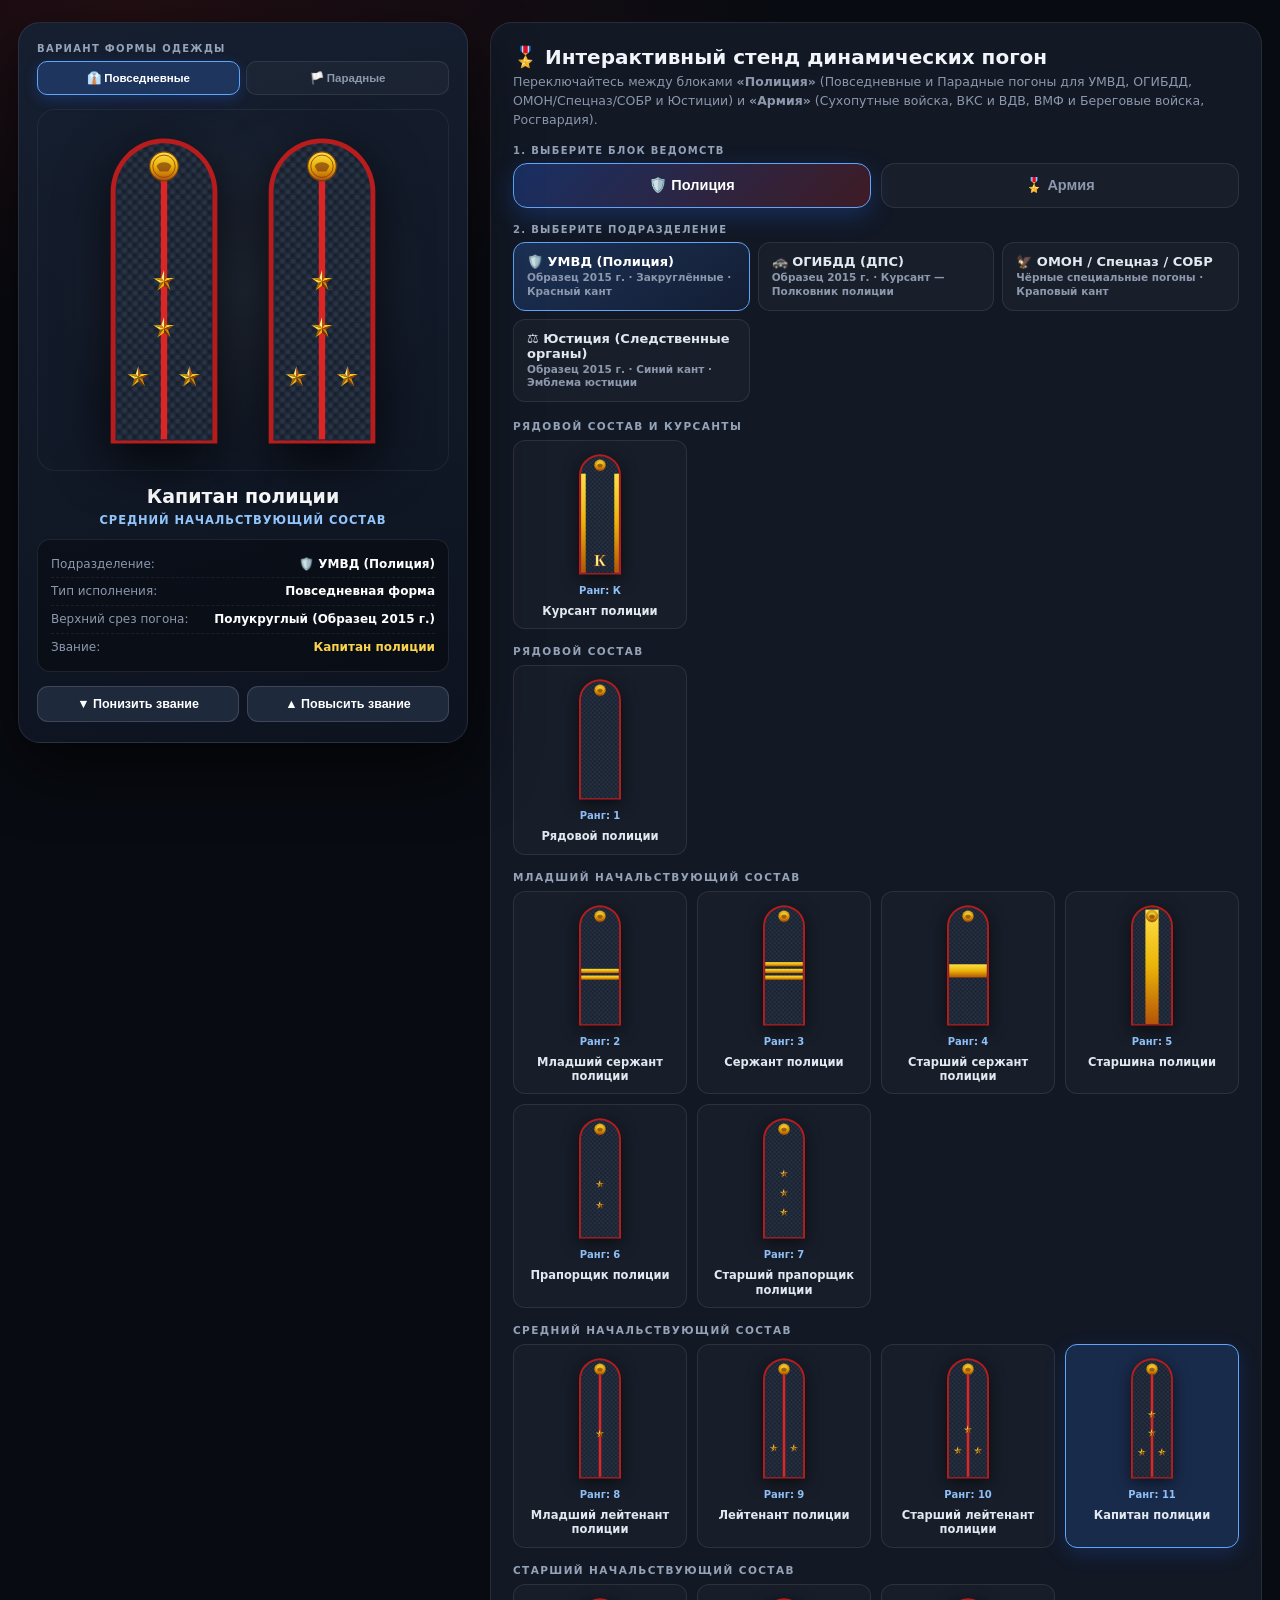
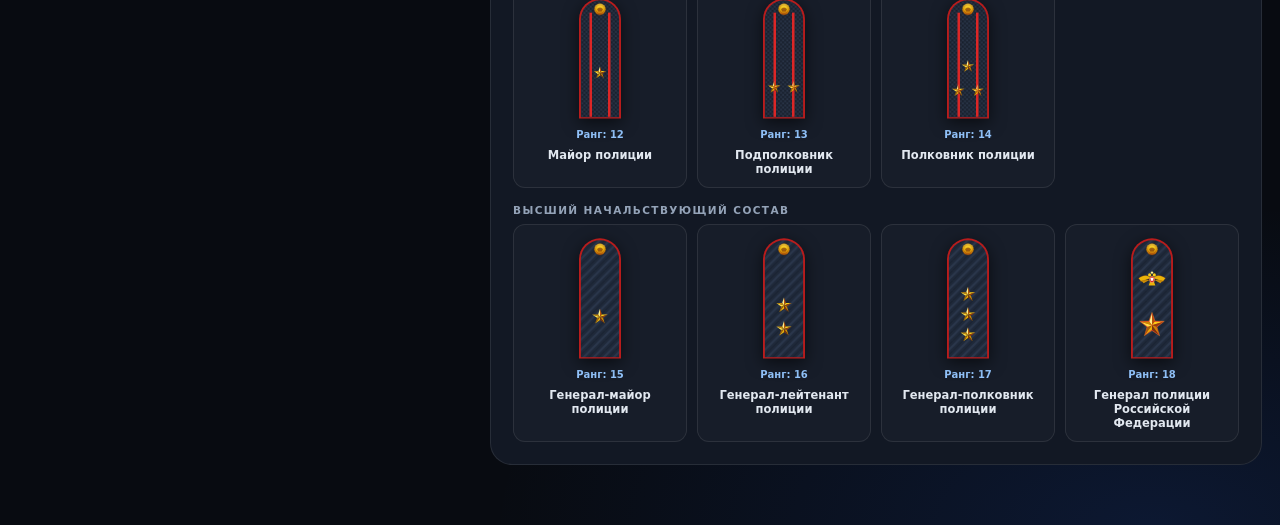
<file: apps/epaulettes.html>
<!DOCTYPE html>
<html lang="ru">
<head>
<meta charset="UTF-8">
<meta name="viewport" content="width=device-width,initial-scale=1">
<title>Динамические погоны · Полиция и Армия</title>
<style>
*{box-sizing:border-box;margin:0;padding:0;user-select:none;-webkit-user-select:none}
:root{
  --bg:#080b11;
  --card:#121824;
  --line:rgba(255,255,255,.09);
  --txt:#f1f5f9;
  --mut:#8c98ad;
  --acc:#3b82f6;
}
html,body{background:var(--bg);color:var(--txt);font-family:Inter,system-ui,-apple-system,'Segoe UI',Roboto,sans-serif;font-size:14px;min-height:100vh}
body{
  background:
    radial-gradient(1100px 540px at 10% 0%,rgba(220,38,38,.12),transparent 60%),
    radial-gradient(1100px 540px at 90% 100%,rgba(37,99,235,.15),transparent 60%),
    #080b11;
  padding:22px 18px 60px;
}
.ep-wrap{max-width:1380px;margin:0 auto;display:grid;grid-template-columns:450px 1fr;gap:22px;align-items:start}

.ep-stage{
  background:linear-gradient(165deg,#161f30,#0d131f);
  border:1px solid var(--line);
  border-radius:22px;
  padding:20px 18px;
  position:sticky;
  top:18px;
  box-shadow:0 24px 65px rgba(0,0,0,.65);
  text-align:center;
}
.sec-lbl{font-size:10px;text-transform:uppercase;letter-spacing:1.3px;color:#94a3b8;font-weight:800;text-align:left;margin-bottom:7px}

.main-cat-bar{display:grid;grid-template-columns:1fr 1fr;gap:10px;margin-bottom:16px}
.mc-btn{
  padding:13px 16px;
  border-radius:14px;
  border:1px solid var(--line);
  background:rgba(255,255,255,.03);
  color:var(--mut);
  font-weight:900;
  font-size:14.5px;
  cursor:pointer;
  transition:.18s;
  display:flex;
  align-items:center;
  justify-content:center;
  gap:9px;
}
.mc-btn:hover{border-color:rgba(255,255,255,.25);color:#fff}
.mc-btn.on.pol{background:linear-gradient(135deg,rgba(37,99,235,.32),rgba(220,38,38,.22));border-color:#60a5fa;color:#fff;box-shadow:0 8px 24px rgba(37,99,235,.28)}
.mc-btn.on.arm{background:linear-gradient(135deg,rgba(16,185,129,.28),rgba(217,119,6,.22));border-color:#34d399;color:#fff;box-shadow:0 8px 24px rgba(16,185,129,.25)}

.mode-pills{display:flex;flex-wrap:wrap;gap:6px;margin-bottom:14px}
.m-pill{
  flex:1 1 calc(50% - 6px);
  padding:9px 10px;
  border-radius:10px;
  border:1px solid var(--line);
  background:rgba(255,255,255,.03);
  color:var(--mut);
  font-weight:800;
  font-size:11.5px;
  cursor:pointer;
  transition:.16s;
}
.m-pill:hover{border-color:rgba(255,255,255,.22);color:#fff}
.m-pill.on{background:rgba(59,130,246,.24);border-color:#60a5fa;color:#fff;box-shadow:0 4px 14px rgba(37,99,235,.28)}

.pair-box{
  display:flex;
  justify-content:center;
  align-items:center;
  gap:26px;
  padding:20px 10px;
  background:radial-gradient(circle,rgba(255,255,255,.07) 0%,transparent 72%);
  border:1px solid rgba(255,255,255,.06);
  border-radius:18px;
  margin-bottom:14px;
  min-height:350px;
}
.ep-render-item{
  width:132px;
  height:320px;
  display:flex;
  align-items:center;
  justify-content:center;
  filter:drop-shadow(0 16px 26px rgba(0,0,0,.8));
  transition:transform .2s;
}
.ep-render-item:hover{transform:translateY(-3px) scale(1.02)}
.ep-render-item svg{width:100%;height:100%;display:block}
.ep-render-item.mirror-left{transform:scaleX(-1)}
.ep-render-item.mirror-left:hover{transform:scaleX(-1) translateY(-3px) scale(1.02)}

.ep-rank-title{font-size:19px;font-weight:900;color:#fff;margin-bottom:4px;line-height:1.25}
.ep-rank-cat{font-size:11.5px;color:#93c5fd;font-weight:700;text-transform:uppercase;letter-spacing:.9px;margin-bottom:12px}

.ep-specs{background:rgba(0,0,0,.32);border:1px solid var(--line);border-radius:13px;padding:11px 13px;text-align:left;font-size:12px;line-height:1.55}
.ep-specs div{display:flex;justify-content:space-between;gap:8px;border-bottom:1px dashed rgba(255,255,255,.07);padding:4px 0}
.ep-specs div:last-child{border-bottom:none}
.ep-specs span{color:var(--mut)}
.ep-specs b{color:#fff;text-align:right}

.step-btns{display:grid;grid-template-columns:1fr 1fr;gap:8px;margin-top:14px}
.s-btn{padding:10px;border-radius:11px;border:1px solid rgba(255,255,255,.14);background:#1e293b;color:#fff;font-weight:800;font-size:12.5px;cursor:pointer;transition:.15s}
.s-btn:hover{border-color:#60a5fa;background:#2563eb}

.ep-list-panel{background:var(--card);border:1px solid var(--line);border-radius:22px;padding:22px}
.ep-h1{font-size:20px;font-weight:900;margin-bottom:4px}
.ep-sub{font-size:12.5px;color:var(--mut);margin-bottom:16px;line-height:1.5}

.dept-tabs{display:grid;grid-template-columns:repeat(auto-fit,minmax(185px,1fr));gap:8px;margin-bottom:18px}
.d-tab{
  padding:11px 13px;
  border-radius:12px;
  background:rgba(255,255,255,.03);
  border:1px solid var(--line);
  color:var(--mut);
  font-weight:800;
  font-size:12px;
  cursor:pointer;
  transition:.16s;
  text-align:left;
}
.d-tab b{display:block;font-size:13px;color:#e2e8f0;margin-bottom:2px}
.d-tab span{font-size:10.5px;color:var(--mut);font-weight:600;display:block;line-height:1.3}
.d-tab:hover{border-color:rgba(255,255,255,.22)}
.d-tab.on{background:linear-gradient(145deg,rgba(59,130,246,.24),rgba(37,99,235,.08));border-color:#60a5fa;color:#fff}
.d-tab.on b{color:#fff}

.cat-hdr{font-size:10.5px;text-transform:uppercase;letter-spacing:1.4px;color:#94a3b8;font-weight:800;margin:16px 0 8px}
.ranks-grid{display:grid;grid-template-columns:repeat(auto-fill,minmax(160px,1fr));gap:10px}
.r-card{
  padding:10px;
  border-radius:12px;
  background:rgba(255,255,255,.025);
  border:1px solid var(--line);
  cursor:pointer;
  transition:.15s;
  display:flex;
  flex-direction:column;
  align-items:center;
  text-align:center;
  gap:8px;
}
.r-card:hover{border-color:rgba(255,255,255,.25);background:rgba(255,255,255,.05);transform:translateY(-2px)}
.r-card.on{border-color:#60a5fa;background:rgba(59,130,246,.18);box-shadow:0 6px 20px rgba(37,99,235,.22)}
.r-thumb{width:56px;height:126px;display:flex;align-items:center;justify-content:center}
.r-thumb svg{width:100%;height:100%;filter:drop-shadow(0 4px 8px rgba(0,0,0,.6))}
.r-nm{font-weight:800;font-size:11.5px;line-height:1.25;color:#e2e8f0}
.r-code{font-size:10px;color:#93c5fd;font-weight:800}

@media(max-width:980px){.ep-wrap{grid-template-columns:1fr}.ep-stage{position:static}}
</style>
</head>
<body>

<div class="ep-wrap">
  <!-- Левая колонка: Витрина пары погон -->
  <div class="ep-stage">
    <div class="sec-lbl">Вариант формы одежды</div>
    <div class="mode-pills" id="uniformPills"></div>

    <div class="pair-box" id="pairBox"></div>

    <div class="ep-rank-title" id="uiRankTitle">Капитан полиции</div>
    <div class="ep-rank-cat" id="uiRankCat">Средний начальствующий состав · 11 ранг</div>

    <div class="ep-specs" id="uiSpecs"></div>

    <div class="step-btns">
      <button class="s-btn" onclick="stepRank(-1)">▼ Понизить звание</button>
      <button class="s-btn" onclick="stepRank(1)">▲ Повысить звание</button>
    </div>
  </div>

  <!-- Правая колонка: Кнопки Полиция / Армия, отделы и таблица погон -->
  <div class="ep-list-panel">
    <div class="ep-h1">🎖️ Интерактивный стенд динамических погон</div>
    <div class="ep-sub">
      Переключайтесь между блоками <b>«Полиция»</b> (Повседневные и Парадные погоны для УМВД, ОГИБДД, ОМОН/Спецназ/СОБР и Юстиции) и <b>«Армия»</b> (Сухопутные войска, ВКС и ВДВ, ВМФ и Береговые войска, Росгвардия).
    </div>

    <div class="sec-lbl">1. Выберите блок ведомств</div>
    <div class="main-cat-bar">
      <button class="mc-btn pol on" id="btnGroupPolice" onclick="setMainGroup('police')">🛡️ Полиция</button>
      <button class="mc-btn arm" id="btnGroupArmy" onclick="setMainGroup('army')">🎖️ Армия</button>
    </div>

    <div class="sec-lbl">2. Выберите подразделение</div>
    <div class="dept-tabs" id="deptTabs"></div>

    <div id="ranksCatalog"></div>
  </div>
</div>

<script>
var MAIN_GROUP = 'police';     // 'police' или 'army'
var CUR_DEPT = 'umvd';
var UNIFORM_TYPE = 'everyday'; // 'everyday', 'parade', 'field'
var CUR_RANK_IDX = 11;

var DEPTS = {
  /* ГРУППА 1: ПОЛИЦИЯ */
  umvd: {
    group: 'police',
    name: '🛡️ УМВД (Полиция)',
    sub: 'Образец 2015 г. · Закруглённые · Красный кант',
    shape: 'rounded',
    trim: '#b91c1c',
    stripe: '#dc2626',
    cloth: 'navy',
    suffix: 'полиции',
    emblem: 'none',
    hasCadet: true,
    maxRank: 18
  },
  gibdd: {
    group: 'police',
    name: '🚓 ОГИБДД (ДПС)',
    sub: 'Образец 2015 г. · Курсант — Полковник полиции',
    shape: 'rounded',
    trim: '#b91c1c',
    stripe: '#dc2626',
    cloth: 'navy',
    suffix: 'полиции',
    emblem: 'none',
    hasCadet: true,
    maxRank: 14
  },
  omon: {
    group: 'police',
    name: '🦅 ОМОН / Спецназ / СОБР',
    sub: 'Чёрные специальные погоны · Краповый кант',
    shape: 'rounded',
    trim: '#991b1b',
    stripe: '#dc2626',
    cloth: 'black',
    suffix: 'полиции',
    emblem: 'none',
    hasCadet: false,
    maxRank: 15
  },
  justice: {
    group: 'police',
    name: '⚖️ Юстиция (Следственные органы)',
    sub: 'Образец 2015 г. · Синий кант · Эмблема юстиции',
    shape: 'rounded',
    trim: '#1d4ed8',
    stripe: '#2563eb',
    cloth: 'navy',
    suffix: 'юстиции',
    emblem: 'justice',
    hasCadet: true,
    maxRank: 17
  },

  /* ГРУППА 2: АРМИЯ */
  army_ground: {
    group: 'army',
    name: '🎖️ Сухопутные войска (ВС РФ)',
    sub: 'Защитные / Красные · Полная шкала до Маршала РФ',
    shape: 'trapezoid',
    trim: '#dc2626',
    stripe: '#dc2626',
    cloth: 'olive',
    suffix: '',
    emblem: 'army',
    hasCadet: false,
    maxRank: 19
  },
  army_air: {
    group: 'army',
    name: '✈️ ВКС и ВДВ',
    sub: 'Синие / Защитные с голубым кантом и просветами',
    shape: 'trapezoid',
    trim: '#0284c7',
    stripe: '#0ea5e9',
    cloth: 'air_blue',
    suffix: '',
    emblem: 'air',
    hasCadet: false,
    maxRank: 18
  },
  army_navy: {
    group: 'army',
    name: '⚓ ВМФ и Береговые войска',
    sub: 'Чёрные с золотыми просветами (Корабельный состав)',
    shape: 'trapezoid',
    trim: '#eab308',
    stripe: '#facc15',
    cloth: 'black_navy',
    suffix: '',
    emblem: 'navy',
    hasCadet: false,
    maxRank: 18
  },
  rosgvard: {
    group: 'army',
    name: '🛡️ Росгвардия (Войска ВНГ)',
    sub: 'Краповые с буквами «ВНГ» / Оливковые с краповым',
    shape: 'trapezoid',
    trim: '#881337',
    stripe: '#9f1239',
    cloth: 'vng',
    suffix: '',
    emblem: 'vng',
    hasCadet: true,
    maxRank: 18
  }
};

function getRanksList(deptKey) {
  var d = DEPTS[deptKey];
  var isMilitary = (d.group === 'army');
  var isNavy = (deptKey === 'army_navy');
  var list = [];

  if (d.hasCadet) {
    list.push({ code: 'К', r: 0, cat: 'Рядовой состав и курсанты', base: 'Курсант', stripes: 0, bars: [], stars: [], isCadet: true });
  }

  list.push({ code: '1', r: 1, cat: 'Рядовой состав', base: isNavy ? 'Матрос' : 'Рядовой', stripes: 0, bars: [], stars: [], isEnlisted: true });
  if (isMilitary) {
    list.push({ code: '2', r: 1.5, cat: 'Рядовой состав', base: isNavy ? 'Старший матрос' : 'Ефрейтор', stripes: 0, bars: ['thin'], stars: [], isEnlisted: true });
  }

  var all = [
    { r: 2,  cat: 'Младший начальствующий состав', base: isNavy ? 'Старшина 2 статьи' : 'Младший сержант',   stripes: 0, bars: ['thin','thin'], stars: [], isEnlisted: true },
    { r: 3,  cat: 'Младший начальствующий состав', base: isNavy ? 'Старшина 1 статьи' : 'Сержант',           stripes: 0, bars: ['thin','thin','thin'], stars: [], isEnlisted: true },
    { r: 4,  cat: 'Младший начальствующий состав', base: isNavy ? 'Главный старшина'  : 'Старший сержант',   stripes: 0, bars: ['wide'], stars: [], isEnlisted: true },
    { r: 5,  cat: 'Младший начальствующий состав', base: isNavy ? 'Главный корабельный старшина' : 'Старшина', stripes: 0, bars: ['vertical'], stars: [], isEnlisted: true },
    { r: 6,  cat: 'Младший начальствующий состав', base: isNavy ? 'Мичман'            : 'Прапорщик',         stripes: 0, bars: [], stars: [{x:60,y:215,sz:10.5},{x:60,y:165,sz:10.5}] },
    { r: 7,  cat: 'Младший начальствующий состав', base: isNavy ? 'Старший мичман'    : 'Старший прапорщик', stripes: 0, bars: [], stars: [{x:60,y:232,sz:10.5},{x:60,y:186,sz:10.5},{x:60,y:140,sz:10.5}] },
    { r: 8,  cat: 'Средний начальствующий состав', base: 'Младший лейтенант', stripes: 1, bars: [], stars: [{x:60,y:188,sz:10.5}] },
    { r: 9,  cat: 'Средний начальствующий состав', base: 'Лейтенант',         stripes: 1, bars: [], stars: [{x:36,y:222,sz:10.5},{x:84,y:222,sz:10.5}] },
    { r: 10, cat: 'Средний начальствующий состав', base: 'Старший лейтенант', stripes: 1, bars: [], stars: [{x:36,y:228,sz:10.5},{x:84,y:228,sz:10.5},{x:60,y:178,sz:10.5}] },
    { r: 11, cat: 'Средний начальствующий состав', base: isNavy ? 'Капитан-лейтенант' : 'Капитан', stripes: 1, bars: [], stars: [{x:36,y:232,sz:10.5},{x:84,y:232,sz:10.5},{x:60,y:186,sz:10.5},{x:60,y:142,sz:10.5}] },
    { r: 12, cat: 'Старший начальствующий состав', base: isNavy ? 'Капитан 3-го ранга': 'Майор',             stripes: 2, bars: [], stars: [{x:60,y:186,sz:15.5}] },
    { r: 13, cat: 'Старший начальствующий состав', base: isNavy ? 'Капитан 2-го ранга': 'Подполковник',      stripes: 2, bars: [], stars: [{x:37,y:220,sz:15.5},{x:83,y:220,sz:15.5}] },
    { r: 14, cat: 'Старший начальствующий состав', base: isNavy ? 'Капитан 1-го ранга': 'Полковник',         stripes: 2, bars: [], stars: [{x:37,y:228,sz:15.5},{x:83,y:228,sz:15.5},{x:60,y:170,sz:15.5}] },
    { r: 15, cat: 'Высший начальствующий состав',  base: isNavy ? 'Контр-адмирал'     : 'Генерал-майор',     stripes: 0, bars: [], stars: [{x:60,y:195,sz:19.5}], isGen: true },
    { r: 16, cat: 'Высший начальствующий состав',  base: isNavy ? 'Вице-адмирал'      : 'Генерал-лейтенант', stripes: 0, bars: [], stars: [{x:60,y:224,sz:19},{x:60,y:168,sz:19}], isGen: true },
    { r: 17, cat: 'Высший начальствующий состав',  base: isNavy ? 'Адмирал'           : 'Генерал-полковник', stripes: 0, bars: [], stars: [{x:60,y:238,sz:18.5},{x:60,y:190,sz:18.5},{x:60,y:142,sz:18.5}], isGen: true },
    { r: 18, cat: 'Высший начальствующий состав',  base: isNavy ? 'Адмирал флота'     : (isMilitary ? 'Генерал армии' : 'Генерал'), stripes: 0, bars: [], stars: [{x:60,y:215,sz:28,redBorder:true}], isGen: true, isTopGen: true }
  ];

  all.forEach(function(item) {
    if (item.r <= d.maxRank) {
      list.push(Object.assign({ code: String(item.r) }, item));
    }
  });

  if (deptKey === 'army_ground' && d.maxRank >= 19) {
    list.push({ code: '19', r: 19, cat: 'Высший начальствующий состав', base: 'Маршал Российской Федерации', stripes: 0, bars: [], stars: [{x:60,y:218,sz:30,redBorder:true}], isGen: true, isTopGen: true, isMarshal: true });
  }
  return list;
}

function getRankFullTitle(it, dept) {
  if (it.isCadet) return 'Курсант ' + (dept.suffix || '');
  if (it.r === 18 && dept.suffix) return 'Генерал ' + dept.suffix + ' Российской Федерации';
  return it.base + (dept.suffix ? (' ' + dept.suffix) : '');
}

function render3DFacetedStar(cx, cy, R, isField, isSilver, hasRedOutline) {
  var r = R * 0.382;
  var outer = [], inner = [];
  for (var i = 0; i < 5; i++) {
    var aOut = (i * 72 - 90) * Math.PI / 180;
    var aIn  = (i * 72 - 54) * Math.PI / 180;
    outer.push({ x: cx + R * Math.cos(aOut), y: cy + R * Math.sin(aOut) });
    inner.push({ x: cx + r * Math.cos(aIn),  y: cy + r * Math.sin(aIn) });
  }

  var lightCols = isField
    ? ['#687559', '#556148', '#444f39', '#5c694e', '#6f7d60']
    : (isSilver
        ? ['#ffffff', '#e2e8f0', '#94a3b8', '#cbd5e1', '#f8fafc']
        : ['#fef08a', '#facc15', '#ca8a04', '#eab308', '#fde047']);
  var darkCols = isField
    ? ['#36402d', '#2b3324', '#242b1e', '#313a28', '#3c4732']
    : (isSilver
        ? ['#94a3b8', '#64748b', '#475569', '#64748b', '#94a3b8']
        : ['#b45309', '#92400e', '#78350f', '#a16207', '#ca8a04']);

  var s = '';
  if (hasRedOutline && !isField) {
    var ptsRed = [];
    for (var k = 0; k < 5; k++) {
      var ao = (k * 72 - 90) * Math.PI / 180;
      var ai = (k * 72 - 54) * Math.PI / 180;
      ptsRed.push((cx + (R + 2.8) * Math.cos(ao)).toFixed(1) + ',' + (cy + (R + 2.8) * Math.sin(ao)).toFixed(1));
      ptsRed.push((cx + (r + 1.8) * Math.cos(ai)).toFixed(1) + ',' + (cy + (r + 1.8) * Math.sin(ai)).toFixed(1));
    }
    s += '<polygon points="' + ptsRed.join(' ') + '" fill="#dc2626" stroke="#fbbf24" stroke-width="0.7"/>';
  }

  for (var j = 0; j < 5; j++) {
    var prevIn = inner[(j + 4) % 5];
    var curOut = outer[j];
    var curIn  = inner[j];
    s += '<polygon points="' + cx + ',' + cy + ' ' + prevIn.x.toFixed(1) + ',' + prevIn.y.toFixed(1) + ' ' + curOut.x.toFixed(1) + ',' + curOut.y.toFixed(1) + '" fill="' + lightCols[j] + '"/>';
    s += '<polygon points="' + cx + ',' + cy + ' ' + curOut.x.toFixed(1) + ',' + curOut.y.toFixed(1) + ' ' + curIn.x.toFixed(1) + ',' + curIn.y.toFixed(1) + '" fill="' + darkCols[j] + '"/>';
  }
  return s;
}

function renderAuthenticEmblem(dept, item, isField) {
  if (isField && !item.isTopGen) return '';

  if (dept.emblem === 'justice' && !item.isCadet && !item.isGen) {
    return '<g transform="translate(60, 74)">' +
      '<line x1="-12" y1="11" x2="12" y2="-11" stroke="#eab308" stroke-width="2.2"/>' +
      '<line x1="12" y1="11" x2="-12" y2="-11" stroke="#eab308" stroke-width="2.2"/>' +
      '<ellipse cx="0" cy="0" rx="8.5" ry="10.5" fill="#1d4ed8" stroke="#facc15" stroke-width="2"/>' +
      '<rect x="-2" y="-7" width="4" height="14" fill="#e2e8f0"/>' +
      '<rect x="-5" y="-8" width="10" height="2.2" fill="#facc15"/>' +
    '</g>';
  }

  if (item.isTopGen) {
    var yPos = (dept.shape === 'rounded') ? 105 : 112;
    return '<g transform="translate(60, ' + yPos + ')">' +
      '<path d="M-32 -2 C-20 -12, -8 -10, -3 -2 L-26 6 Z" fill="#eab308" stroke="#78350f" stroke-width="0.8"/>' +
      '<path d="M32 -2 C20 -12, 8 -10, 3 -2 L26 6 Z" fill="#eab308" stroke="#78350f" stroke-width="0.8"/>' +
      '<path d="M-26 3 L-6 2 L-20 10 Z M26 3 L6 2 L20 10 Z" fill="#ca8a04"/>' +
      '<circle cx="-5.5" cy="-10" r="3.8" fill="#facc15"/>' +
      '<circle cx="5.5" cy="-10" r="3.8" fill="#facc15"/>' +
      '<circle cx="0" cy="-15.5" r="2.8" fill="#fef08a"/>' +
      '<path d="M-5 7 L5 7 L8 15 L-8 15 Z" fill="#eab308"/>' +
      '<ellipse cx="0" cy="1" rx="6" ry="7.5" fill="#dc2626" stroke="#fef08a" stroke-width="1"/>' +
      '<rect x="-3" y="-3" width="6" height="7" rx="1" fill="#ffffff"/>' +
    '</g>';
  }

  if (item.r === 18 && dept.shape === 'trapezoid' && !item.isMarshal) {
    return '<g transform="translate(60, 118)">' +
      '<circle cx="0" cy="0" r="14" fill="none" stroke="#eab308" stroke-width="3.2" stroke-dasharray="5 1.8"/>' +
    '</g>';
  }

  return '';
}

function buildExactEpauletteSvg(item, dept) {
  var isField  = (MAIN_GROUP === 'army' && UNIFORM_TYPE === 'field');
  var isParade = (UNIFORM_TYPE === 'parade');
  var isBlack  = (dept.cloth === 'black' && UNIFORM_TYPE === 'everyday');

  var trimCol   = isField ? '#3b4732' : dept.trim;
  var stripeCol = isField ? '#333e2b' : dept.stripe;

  var clothPattern = 'url(#mvdWeave)';
  if (isField) {
    clothPattern = 'url(#emrDigitalCamo)';
  } else if (isBlack) {
    clothPattern = 'url(#blackSpecWeave)';
  } else if (isParade) {
    if (dept.shape === 'rounded') {
      clothPattern = 'url(#whiteShirtParade)';
    } else if (item.isEnlisted) {
      clothPattern = (dept.cloth === 'vng') ? '#7f1d1d' : (dept.cloth === 'air_blue' ? '#0284c7' : '#b91c1c');
    } else {
      clothPattern = item.isGen ? 'url(#goldGenZigzag)' : 'url(#goldOfficerParade)';
    }
  } else {
    if (dept.shape === 'rounded') {
      clothPattern = item.isGen ? 'url(#mvdGenZigzag)' : 'url(#mvdWeave)';
    } else if (dept.cloth === 'vng') {
      clothPattern = item.isEnlisted ? '#6b141a' : (item.isGen ? 'url(#oliveGenZigzag)' : 'url(#oliveArmyWeave)');
    } else if (dept.cloth === 'olive') {
      clothPattern = item.isEnlisted ? '#b91c1c' : (item.isGen ? 'url(#oliveGenZigzag)' : 'url(#oliveArmyWeave)');
    } else if (dept.cloth === 'air_blue') {
      clothPattern = item.isEnlisted ? '#0284c7' : 'url(#airNavyWeave)';
    } else if (dept.cloth === 'black_navy') {
      clothPattern = 'url(#blackSpecWeave)';
    }
  }

  var barFill = isField ? '#4b5b3e' : 'url(#goldRibbon)';

  var svg = '<svg viewBox="0 0 120 300" xmlns="http://www.w3.org/2000/svg">' +
    '<defs>' +
      '<pattern id="mvdWeave" width="10" height="10" patternUnits="userSpaceOnUse">' +
        '<rect width="10" height="10" fill="#1e2736"/>' +
        '<rect x="1" y="1" width="4" height="4" rx="1" fill="#283346"/>' +
        '<rect x="6" y="6" width="4" height="4" rx="1" fill="#283346"/>' +
        '<rect x="6" y="1" width="3" height="3" fill="#171f2c"/>' +
        '<rect x="1" y="6" width="3" height="3" fill="#171f2c"/>' +
      '</pattern>' +
      '<pattern id="mvdGenZigzag" width="24" height="24" patternUnits="userSpaceOnUse">' +
        '<rect width="24" height="24" fill="#1f293a"/>' +
        '<path d="M0 24 L24 0 M-6 6 L6 -6 M18 30 L30 18" stroke="#2a364b" stroke-width="5"/>' +
        '<path d="M0 12 L12 0 M12 24 L24 12" stroke="#161e2b" stroke-width="2"/>' +
      '</pattern>' +
      '<pattern id="blackSpecWeave" width="8" height="8" patternUnits="userSpaceOnUse">' +
        '<rect width="8" height="8" fill="#121418"/>' +
        '<rect x="0" y="0" width="4" height="4" fill="#1b1e24"/>' +
        '<rect x="4" y="4" width="4" height="4" fill="#1b1e24"/>' +
      '</pattern>' +
      '<pattern id="oliveArmyWeave" width="8" height="8" patternUnits="userSpaceOnUse">' +
        '<rect width="8" height="8" fill="#2f3e1e"/>' +
        '<path d="M0 8 L8 0" stroke="#394a25" stroke-width="2.2"/>' +
      '</pattern>' +
      '<pattern id="oliveGenZigzag" width="20" height="20" patternUnits="userSpaceOnUse">' +
        '<rect width="20" height="20" fill="#2f3e1e"/>' +
        '<path d="M0 20 L20 0 M-5 5 L5 -5 M15 25 L25 15" stroke="#3b4d27" stroke-width="4.5"/>' +
      '</pattern>' +
      '<pattern id="airNavyWeave" width="8" height="8" patternUnits="userSpaceOnUse">' +
        '<rect width="8" height="8" fill="#132c3d"/>' +
        '<path d="M0 8 L8 0" stroke="#1a3a50" stroke-width="2.2"/>' +
      '</pattern>' +
      '<pattern id="goldOfficerParade" width="12" height="6" patternUnits="userSpaceOnUse">' +
        '<rect width="12" height="6" fill="#eab308"/>' +
        '<rect x="0" y="0" width="12" height="2.5" fill="#fde047"/>' +
        '<line x1="6" y1="0" x2="6" y2="6" stroke="#ca8a04" stroke-width="1"/>' +
      '</pattern>' +
      '<pattern id="goldGenZigzag" width="22" height="22" patternUnits="userSpaceOnUse">' +
        '<rect width="22" height="22" fill="#eab308"/>' +
        '<path d="M0 22 L22 0 M-5 5 L5 -5 M17 27 L27 17" stroke="#fde047" stroke-width="5"/>' +
        '<path d="M0 11 L11 0 M11 22 L22 11" stroke="#ca8a04" stroke-width="2"/>' +
      '</pattern>' +
      '<pattern id="whiteShirtParade" width="10" height="10" patternUnits="userSpaceOnUse">' +
        '<rect width="10" height="10" fill="#f1f5f9"/>' +
        '<rect x="1" y="1" width="4" height="4" fill="#ffffff"/>' +
        '<rect x="6" y="6" width="4" height="4" fill="#e2e8f0"/>' +
      '</pattern>' +
      '<pattern id="emrDigitalCamo" width="24" height="24" patternUnits="userSpaceOnUse">' +
        '<rect width="24" height="24" fill="#3f4d34"/>' +
        '<rect x="0" y="0" width="8" height="6" fill="#2c3624"/>' +
        '<rect x="6" y="4" width="6" height="6" fill="#526145"/>' +
        '<rect x="14" y="2" width="8" height="8" fill="#252e1e"/>' +
        '<rect x="2" y="14" width="10" height="6" fill="#59694b"/>' +
        '<rect x="12" y="12" width="8" height="10" fill="#2c3624"/>' +
        '<rect x="18" y="18" width="6" height="6" fill="#526145"/>' +
      '</pattern>' +
      '<linearGradient id="goldRibbon" x1="0" y1="0" x2="0" y2="1">' +
        '<stop offset="0%" stop-color="#fde047"/>' +
        '<stop offset="50%" stop-color="#eab308"/>' +
        '<stop offset="100%" stop-color="#b45309"/>' +
      '</linearGradient>' +
    '</defs>';

  if (dept.shape === 'rounded') {
    svg += '<path d="M 10 294 L 10 58 A 50 50 0 0 1 110 58 L 110 294 Z" fill="' + trimCol + '"/>';
    svg += '<path d="M 14.5 291 L 14.5 58 A 45.5 45.5 0 0 1 105.5 58 L 105.5 291 Z" fill="' + clothPattern + '"/>';
  } else {
    svg += '<path d="M 12 294 L 12 42 L 108 12 L 108 294 Z" fill="' + trimCol + '"/>';
    svg += '<path d="M 16 291 L 16 45 L 104 17 L 104 291 Z" fill="' + clothPattern + '"/>';
  }

  if (item.isCadet) {
    svg += '<rect x="15" y="54" width="11" height="236" fill="url(#goldRibbon)"/>';
    svg += '<rect x="94" y="54" width="11" height="236" fill="url(#goldRibbon)"/>';
    svg += '<text x="60" y="274" text-anchor="middle" font-family="Georgia,serif" font-weight="900" font-size="38" fill="#fef08a" stroke="#78350f" stroke-width="1">К</text>';
  }

  if (dept.cloth === 'vng' && item.isEnlisted && !isField && (!item.bars || item.bars[0] !== 'vertical')) {
    svg += '<text x="60" y="268" text-anchor="middle" font-family="Arial,sans-serif" font-weight="900" font-size="24" letter-spacing="1" fill="#eab308">ВНГ</text>';
  }

  if (!isField) {
    if (item.stripes === 1) {
      svg += '<rect x="57" y="42" width="6" height="248" fill="' + stripeCol + '"/>';
    } else if (item.stripes === 2) {
      svg += '<rect x="35" y="42" width="6" height="248" fill="' + stripeCol + '"/>';
      svg += '<rect x="79" y="42" width="6" height="248" fill="' + stripeCol + '"/>';
    }
  }

  if (item.bars && item.bars.length) {
    if (item.bars[0] === 'vertical') {
      svg += '<rect x="44" y="18" width="32" height="273" fill="' + barFill + '" stroke="rgba(0,0,0,.35)" stroke-width="0.8"/>';
    } else if (item.bars[0] === 'wide') {
      svg += '<rect x="15" y="148" width="90" height="32" fill="' + barFill + '" stroke="rgba(0,0,0,.35)" stroke-width="0.8"/>';
    } else {
      item.bars.forEach(function(_, ix) {
        var y = 175 - ix * 16;
        svg += '<rect x="15" y="' + y + '" width="90" height="10.5" fill="' + barFill + '" stroke="rgba(0,0,0,.35)" stroke-width="0.7"/>';
      });
    }
  }

  if (dept.shape === 'rounded' && !isField) {
    svg += '<circle cx="60" cy="34" r="13.5" fill="url(#goldRibbon)" stroke="#713f12" stroke-width="1.2"/>';
    svg += '<circle cx="60" cy="34" r="10.5" fill="none" stroke="#92400e" stroke-width="0.8"/>';
    svg += '<path d="M53 34 C55 29, 65 29, 67 34 L64 39 L56 39 Z" fill="#78350f" opacity="0.65"/>';
  }

  svg += renderAuthenticEmblem(dept, item, isField);

  var useSilverStars = (isParade && dept.shape === 'rounded');
  if (item.stars && item.stars.length) {
    item.stars.forEach(function(st) {
      svg += render3DFacetedStar(st.x, st.y, st.sz, isField, useSilverStars, !!st.redBorder);
    });
  }

  svg += '</svg>';
  return svg;
}

window.setMainGroup = function(grp) {
  MAIN_GROUP = grp;
  document.getElementById('btnGroupPolice').classList.toggle('on', grp === 'police');
  document.getElementById('btnGroupArmy').classList.toggle('on', grp === 'army');

  if (grp === 'police') {
    CUR_DEPT = 'umvd';
    if (UNIFORM_TYPE === 'field') UNIFORM_TYPE = 'everyday';
  } else {
    CUR_DEPT = 'army_ground';
  }
  CUR_RANK_IDX = 10;
  renderAll();
};

window.setDept = function(dKey) {
  CUR_DEPT = dKey;
  var list = getRanksList(CUR_DEPT);
  if (CUR_RANK_IDX >= list.length) CUR_RANK_IDX = list.length - 1;
  renderAll();
};

window.setUniformType = function(ut) {
  UNIFORM_TYPE = ut;
  renderAll();
};

window.selectRankIdx = function(idx) {
  CUR_RANK_IDX = idx;
  renderAll();
};

window.stepRank = function(dir) {
  var list = getRanksList(CUR_DEPT);
  CUR_RANK_IDX = (CUR_RANK_IDX + dir + list.length) % list.length;
  renderAll();
};

function renderAll() {
  var dept = DEPTS[CUR_DEPT];
  var list = getRanksList(CUR_DEPT);
  if (CUR_RANK_IDX >= list.length) CUR_RANK_IDX = list.length - 1;
  var cur = list[CUR_RANK_IDX];

  /* В блоке Полиция в вариантах одежды оставлены ТОЛЬКО Повседневные и Парадные */
  var pillsHtml = '';
  if (MAIN_GROUP === 'police') {
    var polModes = [
      ['everyday', '👔 Повседневные'],
      ['parade',   '🏳️ Парадные']
    ];
    pillsHtml = polModes.map(function(m) {
      return '<button class="m-pill' + (UNIFORM_TYPE === m[0] ? ' on' : '') + '" onclick="setUniformType(\'' + m[0] + '\')">' + m[1] + '</button>';
    }).join('');
  } else {
    var armModes = [
      ['everyday', '👔 Повседневные'],
      ['parade',   '✨ Парадные (Золотой галун)'],
      ['field',    '🌿 Полевые (Камуфляж ЕМР)']
    ];
    pillsHtml = armModes.map(function(m) {
      return '<button class="m-pill' + (UNIFORM_TYPE === m[0] ? ' on' : '') + '" onclick="setUniformType(\'' + m[0] + '\')">' + m[1] + '</button>';
    }).join('');
  }
  document.getElementById('uniformPills').innerHTML = pillsHtml;

  document.getElementById('deptTabs').innerHTML = Object.keys(DEPTS).filter(function(k) {
    return DEPTS[k].group === MAIN_GROUP;
  }).map(function(k) {
    var d = DEPTS[k];
    return '<div class="d-tab' + (k === CUR_DEPT ? ' on' : '') + '" onclick="setDept(\'' + k + '\')">' +
      '<b>' + d.name + '</b><span>' + d.sub + '</span>' +
    '</div>';
  }).join('');

  var svgCode = buildExactEpauletteSvg(cur, dept);
  var mirrorCls = (dept.shape === 'trapezoid') ? ' mirror-left' : '';
  document.getElementById('pairBox').innerHTML =
    '<div class="ep-render-item' + mirrorCls + '">' + svgCode + '</div>' +
    '<div class="ep-render-item">' + svgCode + '</div>';

  var fullTitle = getRankFullTitle(cur, dept);
  document.getElementById('uiRankTitle').textContent = fullTitle;
  document.getElementById('uiRankCat').textContent = cur.cat;

  var uLabels = {
    everyday: dept.cloth === 'black' ? 'Повседневная чёрная спецформа (ОМОН / СОБР)' : 'Повседневная форма',
    parade: MAIN_GROUP === 'police' ? 'Парадная белая рубашка' : 'Парадный золотой галун',
    field: 'Полевая форма (Камуфляж «Цифра» ЕМР)'
  };

  document.getElementById('uiSpecs').innerHTML =
    '<div><span>Подразделение:</span><b>' + dept.name + '</b></div>' +
    '<div><span>Тип исполнения:</span><b>' + (uLabels[UNIFORM_TYPE] || 'Повседневная форма') + '</b></div>' +
    '<div><span>Верхний срез погона:</span><b>' + (dept.shape === 'rounded' ? 'Полукруглый (Образец 2015 г.)' : 'Скошенный трапециевидный (ВС РФ)') + '</b></div>' +
    '<div><span>Звание:</span><b style="color:#fcd34d">' + fullTitle + '</b></div>';

  var cats = [];
  list.forEach(function(x) { if (cats.indexOf(x.cat) < 0) cats.push(x.cat); });

  var catHtml = '';
  cats.forEach(function(cName) {
    catHtml += '<div class="cat-hdr">' + cName + '</div><div class="ranks-grid">';
    list.forEach(function(it, idx) {
      if (it.cat !== cName) return;
      var on = (idx === CUR_RANK_IDX);
      var thumbSvg = buildExactEpauletteSvg(it, dept);
      catHtml += '<div class="r-card' + (on ? ' on' : '') + '" onclick="selectRankIdx(' + idx + ')">' +
        '<div class="r-thumb">' + thumbSvg + '</div>' +
        '<div class="r-code">Ранг: ' + it.code + '</div>' +
        '<div class="r-nm">' + getRankFullTitle(it, dept) + '</div>' +
      '</div>';
    });
    catHtml += '</div>';
  });
  document.getElementById('ranksCatalog').innerHTML = catHtml;
}

renderAll();
</script>
</body>
</html>
</file>
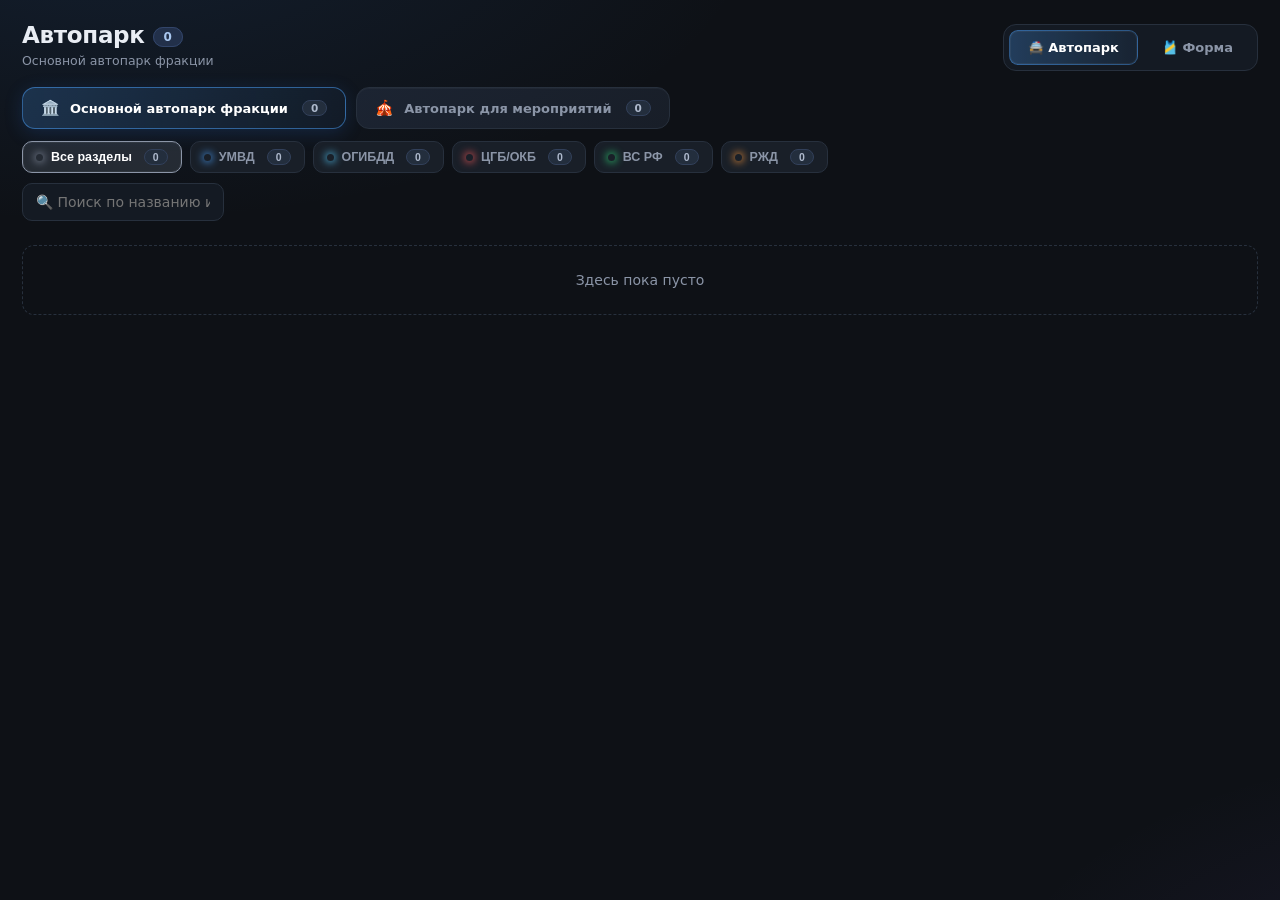
<file: apps/garage.html>
<!DOCTYPE html>
<html lang="ru">
<head>
<meta charset="UTF-8">
<meta name="viewport" content="width=device-width,initial-scale=1,viewport-fit=cover">
<title>МВД · Автопарк и форма</title>
<style>
*{box-sizing:border-box;margin:0;padding:0;-webkit-tap-highlight-color:transparent;-webkit-user-drag:none}
:root{--bg:#0e1116;--bg2:#131820;--card:#191f28;--line:#27303d;--txt:#e9edf4;--mut:#8b95a7;--acc:#4da3ff;--green:#2fd97a;--yellow:#f7c948;--red:#ff5c5c}
html{color-scheme:dark}
body{background:radial-gradient(1100px 520px at 8% -10%,rgba(45,100,170,.17),transparent 60%),radial-gradient(900px 520px at 115% 115%,rgba(130,90,220,.11),transparent 55%),#0e1116;color:var(--txt);font-family:Inter,system-ui,'Segoe UI',Roboto,sans-serif;font-size:14px;min-height:100vh}
::-webkit-scrollbar{width:10px;height:10px}
::-webkit-scrollbar-track{background:transparent}
::-webkit-scrollbar-thumb{background:#2a3342;border-radius:8px;border:2px solid #131820}
::-webkit-scrollbar-thumb:hover{background:#3a4656}
#errbox{display:none;position:fixed;left:12px;top:12px;z-index:990;background:#3a1414;border:1px solid #a34444;color:#ffb3b3;padding:12px 16px;border-radius:10px;font:12px/1.5 monospace;max-width:85%;white-space:pre-wrap}
button{touch-action:manipulation}
#content{padding:22px;max-width:1440px;width:100%;margin:0 auto;animation:fade .22s}
@keyframes fade{from{opacity:0;transform:translateY(6px)}}
.ph{display:flex;justify-content:space-between;align-items:flex-start;flex-wrap:wrap;gap:14px;margin-bottom:2px}
h1{font-size:23px;font-weight:800;letter-spacing:-.3px}
.cnt{font-size:12px;background:#22304a;border:1px solid #32456a;color:#a9c7ef;padding:2px 10px;border-radius:12px;vertical-align:middle;margin-left:8px}
.ph-sub{color:var(--mut);font-size:12.5px;margin-top:5px}
.ph-actions{display:flex;align-items:center;gap:10px;flex-wrap:wrap;padding-top:2px}
.owner-only{display:none!important}
body.is-owner .owner-only{display:inline-flex!important}
.sync-pill{font-size:11.5px;font-weight:700;padding:6px 11px;border-radius:9px;border:1px solid var(--line);background:#141a23;color:var(--mut);align-items:center;gap:6px}
.sync-pill.ok{color:#6ee7b7;border-color:rgba(47,217,122,.35);background:rgba(47,217,122,.08)}
.sync-pill.busy{color:#fcd34d;border-color:rgba(247,201,72,.4);background:rgba(247,201,72,.1)}
.sync-pill.err{color:#fca5a5;border-color:rgba(255,92,92,.4);background:rgba(255,92,92,.1)}
.tabs{display:flex;gap:5px;background:#141a23;border:1px solid var(--line);border-radius:13px;padding:5px}
.tab{padding:9px 18px;border-radius:9px;border:1px solid transparent;background:transparent;color:var(--mut);font-weight:700;font-size:13px;cursor:pointer;font-family:inherit;transition:all .2s;white-space:nowrap}
.tab:hover{color:var(--txt)}
.tab.on{color:#fff;background:linear-gradient(90deg,rgba(77,163,255,.26),rgba(77,163,255,.07));border-color:rgba(77,163,255,.4);box-shadow:inset 0 0 0 1px rgba(255,255,255,.05)}
.btn{background:linear-gradient(145deg,#3684e6,#2868c9);border:1px solid #3a6cb4;color:#fff;padding:9px 15px;border-radius:10px;font-weight:700;font-size:12.5px;cursor:pointer;font-family:inherit;transition:all .18s;box-shadow:0 4px 14px rgba(40,100,190,.25);align-items:center;justify-content:center}
.btn:hover{filter:brightness(1.12);transform:translateY(-1px)}
.btn:active{transform:translateY(0) scale(.98)}
.btn.big{padding:12px 20px;font-size:13px}
.btn.ghost{background:transparent;border:1px solid var(--line);color:var(--txt);box-shadow:none}
.btn.ghost:hover{border-color:#3a4757;filter:none}
.btn.slim{padding:7px 13px;font-size:11.5px}
.btn.warn{background:linear-gradient(145deg,#a03c3c,#7c2a2a);border-color:#a34444;box-shadow:0 4px 14px rgba(160,60,60,.25)}
.cats{display:flex;gap:10px;margin:16px 0 12px;flex-wrap:wrap}
.cat{display:inline-flex;align-items:center;gap:10px;padding:11px 18px;border-radius:13px;border:1px solid var(--line);background:linear-gradient(145deg,#1c2432,#181e28);font-size:13px;font-weight:700;cursor:pointer;transition:all .2s;color:var(--mut);font-family:inherit;box-shadow:inset 0 1px 0 rgba(255,255,255,.03)}
.cat:hover{border-color:#3a4757;color:var(--txt);transform:translateY(-1px)}
.cat:active{transform:scale(.98)}
.cat.on{border-color:rgba(77,163,255,.5);background:linear-gradient(90deg,rgba(77,163,255,.2),rgba(77,163,255,.05));color:#fff;box-shadow:0 4px 18px rgba(40,100,190,.22)}
.cat-ic{font-size:15px}
.cn{margin-left:4px;background:#232e3d;border:1px solid #32405a;padding:1px 8px;border-radius:10px;font-size:10.5px;color:#aeb9cc;font-style:normal;font-weight:700}
.chips{display:flex;flex-wrap:wrap;gap:8px;margin:12px 0 10px}
.chip{display:inline-flex;align-items:center;gap:8px;padding:7px 13px;border-radius:10px;border:1px solid var(--line);background:var(--card);color:var(--mut);font-size:12.5px;font-weight:700;cursor:pointer;user-select:none;transition:all .18s}
.chip:hover{border-color:var(--cc,var(--acc));color:var(--txt)}
.chip:active{transform:scale(.97)}
.chip.on{border-color:var(--cc,var(--acc));color:#fff;background:var(--ccb,rgba(77,163,255,.18));box-shadow:inset 0 0 0 1px rgba(255,255,255,.05)}
.dot{width:7px;height:7px;border-radius:50%;flex:0 0 7px;box-shadow:0 0 8px 1px var(--cc,transparent);transition:box-shadow .25s}
.ctl{display:flex;gap:10px;flex-wrap:wrap;align-items:center;margin:10px 0 4px}
.inp,.sel{background:#141a23;border:1px solid var(--line);color:var(--txt);padding:10px 13px;border-radius:10px;font-size:14px;font-family:inherit;outline:none;transition:border-color .18s,box-shadow .18s}
.inp:focus,.sel:focus{border-color:var(--acc);box-shadow:0 0 0 3px rgba(77,163,255,.14)}
.sel option,.sel optgroup{background:#141a23;color:var(--txt)}
textarea.inp{resize:vertical}
.vgrid{display:grid;grid-template-columns:repeat(5,minmax(0,1fr));gap:14px;margin-top:14px}
.vgrid.grouped{display:block}
.vcard{background:linear-gradient(145deg,#1c2432,#181e28);border:1px solid var(--line);border-radius:16px;overflow:hidden;position:relative;transition:transform .2s,border-color .2s,box-shadow .2s,opacity .2s;box-shadow:inset 0 1px 0 rgba(255,255,255,.03);user-select:none}
.vcard:hover{border-color:#3a4757;transform:translateY(-3px);box-shadow:0 12px 28px rgba(0,0,0,.35)}
.vcard::before{content:'';position:absolute;top:0;left:0;right:0;height:3px;background:var(--dc,#4da3ff);z-index:3}
.vph{position:relative;aspect-ratio:16/10;background:#0f131a;cursor:pointer;overflow:hidden;display:flex;align-items:center;justify-content:center}
.vph.empty{background:#12161e}
.vph img{width:100%;height:100%;object-fit:contain;display:block;cursor:zoom-in;-webkit-user-drag:none;user-select:none}
.vph-empty{position:absolute;inset:10px;border:1px dashed #2c3644;border-radius:10px;display:flex;flex-direction:column;align-items:center;justify-content:center;gap:5px;color:#5b6675;transition:all .2s;text-align:center;padding:6px}
.vph-empty .pe-ic{font-size:25px;opacity:.7}
.vph-empty b{color:#8b95a7;font-size:12px;font-weight:700}
.vph-empty span{font-size:10px}
.vph:hover .vph-empty{border-color:rgba(77,163,255,.5);color:var(--acc)}
.vph:hover .vph-empty b{color:#cfe4ff}
.vph-empty.plain{border-style:solid;border-color:#20262f;cursor:default}
.vph-empty.plain:hover{border-color:#20262f;color:#5b6675}
.vdep{position:absolute;left:8px;top:11px;padding:3px 9px;border-radius:8px;font-size:10px;font-weight:800;letter-spacing:.5px;border:1px solid;background:rgba(14,17,22,.72);backdrop-filter:blur(4px);pointer-events:none;z-index:2}
.vph-tools{position:absolute;top:11px;right:8px;display:flex;gap:6px;opacity:0;transition:opacity .2s;z-index:4}
.vcard:hover .vph-tools{opacity:1}
@media(hover:none){.vph-tools{opacity:1}.vcard:hover{transform:none}}
.vtool{width:28px;height:28px;border-radius:9px;background:rgba(14,17,22,.85);border:1px solid #2e3846;color:#c9d3e3;cursor:pointer;font-size:12px;font-family:inherit;transition:all .15s;backdrop-filter:blur(4px);display:flex;align-items:center;justify-content:center}
.vtool:hover{border-color:var(--acc);color:#fff}
.vtool.vtool-del:hover{border-color:var(--red);color:#ffb3b3}
.vbody{padding:12px 14px 14px}
.vname{font-weight:800;font-size:13.5px;line-height:1.35;min-height:18px;border-radius:6px;padding:1px 3px;margin-left:-3px}
.vdesc{font-size:11.5px;color:var(--mut);margin-top:6px;line-height:1.5;min-height:17px;border-radius:6px;padding:1px 3px;margin-left:-3px}
.vsp{display:flex;align-items:baseline;gap:6px;margin-top:10px;padding-top:9px;border-top:1px dashed #232b37}
.vsp .l{color:#5b6675;text-transform:uppercase;letter-spacing:1.1px;font-weight:800;font-size:9px}
.vsp b{margin-left:auto;font-size:14px;font-weight:800;color:var(--dc,#6cc0ff);min-width:14px;text-align:right;border-radius:6px;padding:1px 3px}
.vsp i{font-style:normal;color:var(--mut);font-size:10px;font-weight:700}
[contenteditable]{outline:none;user-select:text}
[contenteditable]:focus{background:#141a23;box-shadow:0 0 0 3px rgba(77,163,255,.14)}
[contenteditable]:empty::before{content:attr(data-ph);color:#4a5462}
.empty{padding:26px;text-align:center;color:var(--mut);border:1px dashed var(--line);border-radius:12px;margin-top:10px}
.gsec{margin:0 0 24px;border-radius:14px;padding:10px}
.ghead{display:flex;align-items:center;gap:10px;font-size:11px;letter-spacing:2px;text-transform:uppercase;font-weight:800;margin-bottom:11px}
.ghead .gd{width:8px;height:8px;border-radius:50%;flex:0 0 8px}
.ghead .gname{white-space:nowrap}
.ghead .gline{flex:1;height:1px;background:linear-gradient(90deg,#27303d,transparent)}
.ggrid{display:grid;grid-template-columns:repeat(5,minmax(0,1fr));gap:14px}
.gempty{min-height:64px;display:flex;align-items:center;justify-content:center;border:1px dashed #232b37;border-radius:12px;color:#5b6675;font-size:12px}
.clsgrid{display:flex;flex-direction:column;gap:8px}
.clsbtn{display:flex;align-items:center;gap:10px;padding:13px 16px;border-radius:12px;border:1px solid var(--line);background:linear-gradient(145deg,#1c2432,#181e28);color:var(--txt);font-size:13.5px;font-weight:700;cursor:pointer;font-family:inherit;transition:all .18s;text-align:left}
.clsbtn:hover{border-color:var(--cc,var(--acc));transform:translateX(3px)}
.clsbtn.on{border-color:var(--cc,var(--acc));background:var(--ccb,rgba(77,163,255,.14));box-shadow:inset 0 0 0 1px rgba(255,255,255,.05)}
.vcard.sk{pointer-events:none;cursor:default}
.vcard.sk::before{display:none}
.skph{aspect-ratio:16/10;background:#161c26;position:relative;overflow:hidden}
.skph::after,.skb::after{content:'';position:absolute;inset:0;background:linear-gradient(100deg,transparent 25%,rgba(255,255,255,.05) 50%,transparent 75%);transform:translateX(-100%);animation:skmove 1.4s infinite}
@keyframes skmove{to{transform:translateX(100%)}}
.skb{height:11px;border-radius:6px;background:#161c26;margin:10px 14px 0;position:relative;overflow:hidden}
.skb:last-child{margin-bottom:14px}

#lb{
  position:fixed;
  inset:0;
  z-index:600;
  background:rgba(4,7,12,.94);
  backdrop-filter:blur(10px);
  display:none;
  overflow:auto;
  padding:74px 24px 32px;
  cursor:zoom-out;
}
#lb.show{display:flex;align-items:safe center;justify-content:safe center}
.lb-bar{
  position:fixed;
  top:16px;
  left:24px;
  right:24px;
  z-index:620;
  display:flex;
  align-items:center;
  justify-content:space-between;
  gap:12px;
  pointer-events:none;
}
.lb-cap{
  pointer-events:auto;
  font-weight:800;
  font-size:13px;
  color:#fff;
  background:rgba(15,20,29,.92);
  border:1px solid #2e3d56;
  padding:8px 14px;
  border-radius:10px;
  max-width:65vw;
}
.lb-cap span{display:block;font-weight:600;font-size:11px;color:var(--mut);margin-top:3px}
.lbdot{display:inline-block;width:7px;height:7px;border-radius:50%;margin-right:6px}
.lb-ctl{
  pointer-events:auto;
  display:flex;
  gap:8px;
  align-items:center;
}
#lb img{
  display:block;
  width:min(1280px,92vw);
  height:auto;
  max-height:85vh;
  object-fit:contain;
  border-radius:14px;
  border:1px solid #33445e;
  box-shadow:0 30px 90px rgba(0,0,0,.85);
  background:#000;
  cursor:zoom-out;
  margin:auto;
}
#lb.orig-100 img{
  width:auto;
  height:auto;
  min-width:min(1180px,90vw);
  max-width:none;
  max-height:none;
}

.back{position:fixed;inset:0;background:rgba(4,7,11,.75);backdrop-filter:blur(7px);z-index:400;display:flex;justify-content:center;align-items:flex-start;overflow-y:auto;padding:34px 14px}
#croot .back{z-index:420}
@keyframes up{from{transform:translateY(24px);opacity:0}}
.modal{width:100%;max-width:820px;background:#161c25;border:1px solid #2b3442;border-radius:20px;box-shadow:0 30px 90px rgba(0,0,0,.6);animation:up .25s;overflow:hidden;display:flex;flex-direction:column;max-height:calc(100vh - 70px)}
.modal.smw{max-width:460px}
.m-head{flex:0 0 auto;padding:22px 24px 16px;border-bottom:1px solid var(--line);position:relative;background:linear-gradient(180deg,rgba(77,163,255,.08),transparent)}
.m-close{position:absolute;top:14px;right:14px;background:#1d2531;border:1px solid var(--line);color:var(--mut);width:32px;height:32px;border-radius:9px;cursor:pointer;font-size:13px;transition:all .15s;font-family:inherit}
.m-close:hover{color:var(--txt);border-color:#3a4757}
.mh-nm{font-size:19px;font-weight:800;letter-spacing:.4px;padding-right:36px}
.mh-sub{font-size:12px;color:var(--mut);margin-top:6px;line-height:1.5;padding-right:36px}
.m-body{flex:1 1 auto;overflow-y:auto;min-height:100px;padding:18px 24px}
.m-foot{flex:0 0 auto;padding:13px 24px;border-top:1px solid var(--line);background:#141a24;display:flex;flex-wrap:wrap;gap:10px;align-items:center;justify-content:flex-end}
.flab{display:block;font-size:10px;text-transform:uppercase;letter-spacing:1.2px;color:var(--mut);font-weight:800;margin:0 0 6px}
.formgrid{display:grid;grid-template-columns:1fr 1fr;gap:14px}
.formgrid .full{grid-column:1/-1}
.aph{aspect-ratio:16/8;border:1px dashed #2c3644;border-radius:12px;background:#0f131a;display:flex;align-items:center;justify-content:center;cursor:pointer;transition:all .18s;overflow:hidden;position:relative}
.aph:hover{border-color:rgba(77,163,255,.55)}
.aph-in{display:flex;flex-direction:column;align-items:center;gap:5px;color:#5b6675;text-align:center;padding:6px}
.aph-in .aph-ic{font-size:26px;opacity:.75}
.aph-in b{color:#8b95a7;font-size:12.5px}
.aph-in span{font-size:10.5px}
.aph img{position:absolute;inset:0;width:100%;height:100%;object-fit:contain;-webkit-user-drag:none}
.hint{font-size:11.5px;color:var(--mut);line-height:1.6;margin-top:10px;background:#141a23;border:1px solid var(--line);border-radius:10px;padding:10px 12px}

.deplist-head{font-size:10px;text-transform:uppercase;letter-spacing:1.6px;color:var(--mut);font-weight:800;margin:14px 0 6px}
.deplist-head:first-child{margin-top:0}
.deprow{display:flex;align-items:center;gap:8px;padding:5px 0}
.deprow .ddot{width:10px;height:10px;flex:0 0 10px;border-radius:50%;box-shadow:0 0 8px 1px rgba(0,0,0,.3)}
.deprow .dep-name{flex:1;min-width:0;padding:8px 10px;font-size:13px;background:#141a23;border:1px solid var(--line);border-radius:9px;color:var(--txt);font-family:inherit;outline:none}
.deprow .dep-name:focus{border-color:var(--acc);box-shadow:0 0 0 3px rgba(77,163,255,.14)}
.deprow .dep-color{width:34px;height:34px;flex:0 0 34px;padding:2px;border-radius:8px;cursor:pointer;border:1px solid var(--line);background:#141a23}
.deprow .dep-del{width:34px;height:34px;flex:0 0 34px;padding:0;font-size:13px;line-height:1;display:flex;align-items:center;justify-content:center}
.deprow .dep-del:hover{background:linear-gradient(145deg,#c04646,#8f2f2f)}
.deprow .dep-cls-btn{flex:0 0 auto;padding:8px 10px;font-size:11.5px;white-space:nowrap}
.newdep{border-top:1px dashed #232b37;padding-top:14px;margin-top:18px;display:flex;gap:8px;flex-wrap:wrap;align-items:center}
.newdep .inp{flex:1 1 160px;min-width:0}
.newdep .sel{flex:0 0 auto;padding:8px 10px}
.newdep .btn{flex:0 0 auto}

#troot{position:fixed;right:18px;bottom:calc(18px + env(safe-area-inset-bottom,0px));z-index:700;display:flex;flex-direction:column;gap:8px}
.toast{background:#1c2531;border:1px solid #32435c;border-left:3px solid var(--acc);padding:12px 16px;border-radius:12px;font-size:13px;box-shadow:0 10px 30px rgba(0,0,0,.45);animation:up .3s;max-width:360px;transition:opacity .35s,transform .35s}
.toast.warn{border-left-color:var(--red)}
.toast.out{opacity:0;transform:translateY(8px)}
@media(max-width:1150px){.vgrid,.ggrid{grid-template-columns:repeat(4,minmax(0,1fr))}}
@media(max-width:920px){.vgrid,.ggrid{grid-template-columns:repeat(3,minmax(0,1fr))}}
@media(max-width:760px){
body{font-size:13.5px}
#content{padding:14px 12px 40px}
.ph{flex-direction:column;gap:12px}
h1{font-size:20px}
.ph-sub{font-size:11.5px}
.ph-actions{width:100%;display:grid;grid-template-columns:1fr;gap:10px}
.tabs{padding:4px}
.tab{flex:1;padding:11px 6px;font-size:12px;text-align:center}
.btn.big{width:100%;padding:14px}
.cats{gap:8px;margin:12px 0 10px}
.cat{flex:1 1 100%;padding:14px 16px;font-size:13px;justify-content:center}
.chips{flex-wrap:nowrap;overflow-x:auto;padding-bottom:4px;margin:10px 0 8px;-webkit-overflow-scrolling:touch;scrollbar-width:none}
.chips::-webkit-scrollbar{display:none}
.chip{flex:0 0 auto;white-space:nowrap}
.ctl .inp{width:100%}
.vgrid,.ggrid{grid-template-columns:repeat(2,1fr);gap:10px}
.gsec{padding:6px;margin-bottom:16px}
.ghead{gap:7px;font-size:10px}
.vcard{border-radius:14px}
.vph{aspect-ratio:16/11}
.vph-empty{inset:8px}
.vph-empty span{display:none}
.vph-empty b{font-size:11px}
.vdep{font-size:9px;padding:2px 7px;max-width:45%;overflow:hidden;text-overflow:ellipsis;white-space:nowrap}
.vph-tools{flex-wrap:wrap;max-width:66px;gap:4px}
.vtool{width:31px;height:31px;font-size:12px}
.vbody{padding:9px 10px 11px}
.vname{font-size:12.5px}
.vdesc{font-size:10.5px;line-height:1.45}
.vsp b{font-size:12.5px}
.vsp{margin-top:8px;padding-top:7px}
.gempty{min-height:52px;font-size:11px}
.back{padding:10px;align-items:stretch}
.modal{max-height:calc(100vh - 20px);border-radius:16px}
.m-head{padding:16px 16px 12px}
.mh-nm{font-size:16px}
.m-body{padding:14px 16px}
.m-foot{padding:12px 16px}
.m-foot .btn{flex:1;padding:13px}
.formgrid{grid-template-columns:1fr}
.deprow .dep-name{font-size:12.5px}
.deprow .dep-color{width:32px;height:32px;flex-basis:32px}
.deprow .dep-del{width:32px;height:32px;flex-basis:32px}
.deprow .dep-cls-btn{padding:6px 8px;font-size:10.5px}
#troot{right:10px;left:10px;bottom:calc(12px + env(safe-area-inset-bottom,0px))}
.toast{max-width:none}
}
@media(max-width:360px){.vgrid,.ggrid{grid-template-columns:1fr}}
@media(prefers-reduced-motion:reduce){*,*::before,*::after{animation:none!important;transition:none!important}}
</style>
</head>
<body>
<div id="errbox"></div>
<script>
window.addEventListener('error',function(ev){
 if(!(ev instanceof ErrorEvent)){return}
 if(!ev.message){return}
 var b=document.getElementById('errbox');
 if(b){
  b.style.display='block';
  b.textContent='Ошибка: '+ev.message+(ev.filename?'\n'+ev.filename+':'+(ev.lineno||0):'');
 }
},true);
</script>

<main id="content">
  <div class="ph">
    <div>
      <h1><span id="hTitle">Автопарк</span><span class="cnt" id="cnt">0</span></h1>
      <div class="ph-sub" id="hSub"></div>
    </div>
    <div class="ph-actions">
      <span class="sync-pill owner-only" id="syncPill">✓ Сохранено</span>
      <button class="btn ghost slim owner-only" id="depsBtn" style="display:none" onclick="openDepsManager()" title="Управление разделами и классами">⚙️ Разделы</button>
      <div class="tabs">
        <button class="tab on" data-kind="cars" onclick="setKind('cars')">🚔 Автопарк</button>
        <button class="tab" data-kind="form" onclick="setKind('form')">🎽 Форма</button>
      </div>
      <button class="btn big owner-only" id="addBtn" style="display:none" onclick="openAdd()">＋ Добавить машину</button>
    </div>
  </div>

  <div class="cats" id="cats"></div>
  <div class="chips" id="chips"></div>

  <div class="ctl">
    <input class="inp" id="q" placeholder="🔍 Поиск по названию или описанию…">
  </div>

  <div class="vgrid" id="vgrid"></div>
  <div class="empty" id="vempty" style="display:none"></div>
</main>

<input type="file" id="fileInp" accept="image/*" style="display:none">
<div id="lb" onclick="closeLb()">
  <div class="lb-bar">
    <div class="lb-cap" id="lbCap"></div>
    <div class="lb-ctl">
      <button class="btn ghost slim" id="lbScaleBtn" onclick="event.stopPropagation();toggleLbScale()">🔍 100% полный размер</button>
      <button class="btn warn slim" onclick="event.stopPropagation();closeLb()">✕ Закрыть (ESC)</button>
    </div>
  </div>
  <img id="lbImg" alt="" draggable="false" style="cursor:zoom-out" title="Нажмите на фото ещё раз, чтобы закрыть" onclick="event.stopPropagation();closeLb()">
</div>
<div id="mroot"></div>
<div id="croot"></div>
<div id="troot"></div>

<script>
/* ===================== АВТООПРЕДЕЛЕНИЕ РЕПОЗИТОРИЯ ===================== */
var REPO=(function(){
 var h=location.hostname,p=location.pathname;
 if(!/\.github\.io$/.test(h)){return 'noxyholmes/mta-province-ideas'}
 var owner=h.replace(/\.github\.io$/,'');
 var seg=p.split('/').filter(Boolean);
 return owner+'/'+(seg.length?seg[0]:(owner+'.github.io'));
})();
var BRANCH='main';

/* ===================== БЕЗОПАСНОЕ ХРАНИЛИЩЕ ===================== */
var LS=(function(){
 var mem={},ok=false;
 try{
  var t='__ls_test__';
  window.localStorage.setItem(t,'1');
  window.localStorage.removeItem(t);
  ok=true;
 }catch(e){ok=false}
 return {
  get:function(k){
   if(ok){try{return window.localStorage.getItem(k)}catch(e){}}
   return Object.prototype.hasOwnProperty.call(mem,k)?mem[k]:null;
  },
  set:function(k,v){
   v=String(v);
   if(ok){try{window.localStorage.setItem(k,v);return}catch(e){}}
   mem[k]=v;
  },
  remove:function(k){
   if(ok){try{window.localStorage.removeItem(k);return}catch(e){}}
   delete mem[k];
  }
 };
})();

try{
 LS.remove('mvd_garage_local');
 LS.remove('mvd_garage_cache');
 LS.remove('mvd_garage_admin_key');
}catch(e){}

var IDB_NAME='mta_garage_full_db_v1';
var IDB_STORE='snapshots';
var IDB_KEY='current_state';
var DEPS_LS_KEY='mvd_garage_deps_v3';
var REV_LS_KEY='mvd_garage_rev_v2';

function idbOpen(){
 return new Promise(function(resolve,reject){
  if(!window.indexedDB){reject(new Error('no idb'));return}
  var req=window.indexedDB.open(IDB_NAME,1);
  req.onupgradeneeded=function(ev){
   var db=ev.target.result;
   if(!db.objectStoreNames.contains(IDB_STORE)){
    db.createObjectStore(IDB_STORE);
   }
  };
  req.onsuccess=function(ev){resolve(ev.target.result)};
  req.onerror=function(){reject(req.error)};
 });
}
function idbGetState(){
 return idbOpen().then(function(db){
  return new Promise(function(resolve){
   try{
    var tx=db.transaction(IDB_STORE,'readonly');
    var st=tx.objectStore(IDB_STORE);
    var r=st.get(IDB_KEY);
    r.onsuccess=function(){resolve(r.result||null)};
    r.onerror=function(){resolve(null)};
   }catch(e){resolve(null)}
  });
 }).catch(function(){return null});
}
function idbSaveState(payload){
 return idbOpen().then(function(db){
  return new Promise(function(resolve){
   try{
    var tx=db.transaction(IDB_STORE,'readwrite');
    var st=tx.objectStore(IDB_STORE);
    st.put(payload,IDB_KEY);
    tx.oncomplete=function(){resolve(true)};
    tx.onerror=function(){resolve(false)};
   }catch(e){resolve(false)}
  });
 }).catch(function(){return false});
}

/* ===================== РЕЕСТР УДАЛЁННЫХ КАРТОЧЕК ===================== */
var DEL_K='mvd_garage_deleted_ids_v1';
var DELETED_IDS={};
try{
 var rawDel=JSON.parse(LS.get(DEL_K)||'{}');
 if(rawDel&&typeof rawDel==='object'){DELETED_IDS=rawDel}
}catch(e){DELETED_IDS={}}

function markDeletedId(id){
 if(!id)return;
 DELETED_IDS[id]=1;
 try{LS.set(DEL_K,JSON.stringify(DELETED_IDS))}catch(e){}
}

/* ===================== ПОЛНАЯ ОЧИСТКА ОТ "(МП-ПАНЕЛЬ)" И "(МП)" НА КИРИЛЛИЦЕ И ЛАТИНИЦЕ ===================== */
function $(s){return document.querySelector(s)}
function qsa(s,r){return Array.prototype.slice.call((r||document).querySelectorAll(s))}

function stripQuotaText(str){
 var s=String(str||'');
 /* Удаляем любые скобки с МП-панель, МП панель, МП, осн., уник., баз. (регистронезависимо для кириллицы) */
 s=s.replace(/\s*[\(\[\{][^)\]\}]*(?:осн|ОСН|уник|УНИК|баз|БАЗ|мп-панель|МП-ПАНЕЛЬ|МП-панель|мп\s*панель|МП\s*ПАНЕЛЬ|МП\s*панель|мп|МП)[^)\]\}]*[\)\]\}]/g,'');
 s=s.replace(/\s*(?:·|-|—|\/)?\s*(?:МП-панель|мп-панель|МП-ПАНЕЛЬ|МП\s*панель|мп\s*панель|МП\s*ПАНЕЛЬ)/g,'');
 s=s.replace(/\s+(?:МП|мп)$/g,'');
 s=s.replace(/\s*·?\s*\d+\s*осн\.?\s*\+\s*\d+\s*уник\.?[а-яА-ЯёЁ]*/g,'');
 return s.replace(/\s+/g,' ').trim();
}

function alphaGroup(name){
 var s=stripQuotaText(name||'').replace(/^[^a-zA-Zа-яА-ЯёЁ0-9]+/,'').trim();
 if(!s)return 2;
 var ch=s.charAt(0);
 if(/[а-яА-ЯёЁ]/.test(ch))return 0;
 if(/[a-zA-Z]/.test(ch))return 1;
 return 2;
}

function compareAlphabetical(a,b){
 var na=stripQuotaText((a&&a.name)||'').trim();
 var nb=stripQuotaText((b&&b.name)||'').trim();
 var ga=alphaGroup(na);
 var gb=alphaGroup(nb);
 if(ga!==gb)return ga-gb;
 if(ga===0){
  return na.localeCompare(nb,'ru',{sensitivity:'base',numeric:true});
 }
 return na.localeCompare(nb,'en',{sensitivity:'base',numeric:true});
}

function esc(s){return String(s||'').replace(/&/g,'&amp;').replace(/</g,'&lt;').replace(/"/g,'&quot;')}
function hex2rgba(h,a){
 var r=parseInt(h.substring(1,3),16);
 var g=parseInt(h.substring(3,5),16);
 var b=parseInt(h.substring(5,7),16);
 return 'rgba('+r+','+g+','+b+','+a+')';
}
function toast(msg,warn){
 var t=document.createElement('div');
 t.className='toast'+(warn?' warn':'');
 t.textContent=msg;
 $('#troot').appendChild(t);
 setTimeout(function(){t.classList.add('out')},3400);
 setTimeout(function(){t.remove()},3900);
}
function b64e(s){return btoa(unescape(encodeURIComponent(s)))}
function b64d(s){return decodeURIComponent(escape(atob(s)))}

function setSyncStatus(mode,txt){
 var el=$('#syncPill');
 if(!el)return;
 el.className='sync-pill owner-only '+(mode||'ok');
 el.textContent=txt||'✓ Сохранено';
}

function fetchT(url,opts,ms){
 var ctl=null,to=null;
 try{ if(typeof AbortController!=='undefined'){ctl=new AbortController()} }catch(e){ctl=null}
 var o={};
 if(opts){for(var k in opts){if(Object.prototype.hasOwnProperty.call(opts,k)){o[k]=opts[k]}}}
 if(ctl){o.signal=ctl.signal}
 if(ctl){
  to=setTimeout(function(){try{ctl.abort()}catch(e){}},ms||12000);
 }
 return fetch(url,o).then(function(r){
  if(to){clearTimeout(to);to=null}
  return r;
 },function(e){
  if(to){clearTimeout(to);to=null}
  throw e;
 });
}

/* ===================== РАЗДЕЛЫ И КЛАССЫ (С ФСИН И БЕЗ МП-ПАНЕЛИ) ===================== */
function defaultClasses(){
 return [
  {k:'premium', n:'Премиум',       c:'#f7c948'},
  {k:'high',    n:'Высший класс',  c:'#c084fc'},
  {k:'standard',n:'Стандарт',      c:'#4da3ff'},
  {k:'budget',  n:'Бюджет',        c:'#8b95a7'},
  {k:'special', n:'Спецтранспорт', c:'#ff9a3d'}
 ];
}
function defaultClassesFor(cat){
 if(cat==='event'){return []}
 return defaultClasses();
}
function cloneClasses(src){
 var out=[];
 if(!src||!src.length){return out}
 for(var i=0;i<src.length;i++){
  var c=src[i];
  if(!c||!c.k){continue}
  out.push({
   k:String(c.k),
   n:stripQuotaText(c.n||c.s||'—'),
   c:String(c.c||'#4da3ff')
  });
 }
 return out;
}
var DEFAULT_DEPS=[
 {k:'uvd',  s:'УМВД',        n:'УМВД',                 c:'#4da3ff', cat:'main'},
 {k:'gibdd',s:'ОГИБДД',      n:'ОГИБДД',               c:'#56ccff', cat:'main'},
 {k:'cgb',  s:'ЦГБ/ОКБ',     n:'ЦГБ/ОКБ',              c:'#ff5c5c', cat:'main'},
 {k:'vs',   s:'ВС РФ',       n:'ВС РФ',                c:'#2fd97a', cat:'main'},
 {k:'rzd',  s:'РЖД',         n:'РЖД',                  c:'#ff9a3d', cat:'main'},
 {k:'fsb',  s:'ФСБ',         n:'ФСБ',                  c:'#818cf8', cat:'event'},
 {k:'sk',   s:'СК',          n:'Следственный комитет', c:'#e05c82', cat:'event'},
 {k:'prok', s:'Прокуратура', n:'Прокуратура',          c:'#f7c948', cat:'event'},
 {k:'mchs', s:'МЧС',         n:'МЧС',                  c:'#ff8a52', cat:'event'},
 {k:'fso',  s:'ФСО',         n:'ФСО',                  c:'#c084fc', cat:'event'},
 {k:'fsin', s:'ФСИН',        n:'ФСИН',                 c:'#10b981', cat:'event'}
];

function cloneDeps(src){
 var out=[];
 var hasFsin=false;
 if(!src||!src.length){return cloneDeps(DEFAULT_DEPS)}
 for(var i=0;i<src.length;i++){
  var d=src[i];
  if(!d||!d.k){continue}
  var cat=(d.cat==='event')?'event':'main';
  var classes;
  if(d.classes&&Array.isArray(d.classes)){
   classes=cloneClasses(d.classes);
  }else{
   classes=defaultClassesFor(cat);
  }
  var cleanN=stripQuotaText(d.n||d.s||'—');
  var cleanS=stripQuotaText(d.s||d.n||'—');
  if(!cleanN)cleanN='—';
  if(!cleanS||cleanS.length>18)cleanS=cleanN;
  if(String(d.k)==='fsin'||cleanN.toUpperCase()==='ФСИН'){hasFsin=true}
  out.push({
   k:String(d.k),
   s:cleanN,
   n:cleanN,
   c:String(d.c||'#4da3ff'),
   cat:cat,
   classes:classes
  });
 }
 if(!hasFsin){
  out.push({
   k:'fsin',
   s:'ФСИН',
   n:'ФСИН',
   c:'#10b981',
   cat:'event',
   classes:[]
  });
 }
 return out;
}

/* Мигрируем старый ключ разделов и сразу очищаем от МП-панели + добавляем ФСИН */
var DEPS=(function(){
 try{
  var rawNew=JSON.parse(LS.get(DEPS_LS_KEY)||'null');
  if(Array.isArray(rawNew)&&rawNew.length){return cloneDeps(rawNew)}
  var rawOld=JSON.parse(LS.get('mvd_garage_deps_v2')||'null');
  if(Array.isArray(rawOld)&&rawOld.length){return cloneDeps(rawOld)}
 }catch(e){}
 return cloneDeps(DEFAULT_DEPS);
})();

function saveDepsSync(){
 DEPS=cloneDeps(DEPS);
 try{
  LS.set(DEPS_LS_KEY,JSON.stringify(DEPS));
  LS.set('mvd_garage_deps_v2',JSON.stringify(DEPS));
 }catch(e){}
}
saveDepsSync();

function findDep(k){
 for(var i=0;i<DEPS.length;i++){if(DEPS[i].k===k){return DEPS[i]}}
 return null;
}
function dep(k){
 var d=findDep(k);
 if(d){return d}
 return {k:k||'_',s:'—',n:'Раздел удалён',c:'#6b7280',cat:'main',classes:[]};
}
function classesOfDep(depKey){
 var d=findDep(depKey);
 if(!d||!d.classes){return []}
 return d.classes;
}
function classNameOf(depKey, clsKey){
 var classes=classesOfDep(depKey);
 for(var i=0;i<classes.length;i++){
  if(classes[i].k===clsKey){return classes[i].n}
 }
 return '—';
}
function clsOf(it){
 if(!it){return null}
 var classes=classesOfDep(it.dep);
 if(!classes.length){return null}
 for(var i=0;i<classes.length;i++){
  if(classes[i].k===it.cls){return it.cls}
 }
 return classes[0].k;
}
function isGrouped(){
 if(state.kind!=='cars'){return false}
 if(state.dep==='all'){return false}
 var d=findDep(state.dep);
 return !!(d&&d.classes&&d.classes.length);
}

/* ===================== КАТЕГОРИИ ===================== */
var CATS={
 cars:[
  {k:'main', ic:'🏛️', n:'Основной автопарк фракции'},
  {k:'event',ic:'🎪', n:'Автопарк для мероприятий'}
 ],
 form:[
  {k:'main', ic:'🏛️', n:'Основная форма'},
  {k:'event',ic:'🎪', n:'Форма для мероприятий'}
 ]
};
function catName(kind,cat){var a=CATS[kind];for(var i=0;i<a.length;i++){if(a[i].k===cat){return a[i].n}}return a[0].n}

/* ===================== СТРОГАЯ СИНХРОНИЗАЦИЯ РЕЖИМА ВЛАДЕЛЬЦА С РОДИТЕЛЬСКИМ ОКНОМ ===================== */
var MAIN_KEY_K='idea_admin_key', PENDING_K='mvd_garage_pending';
var ITEMS=[];
var localRev=parseInt(LS.get(REV_LS_KEY)||'0',10)||0;
var pendingRev=null;
var ADMIN_KEY='';
var adminMode=false;
var booted=false;

function isParentReallyInOwnerMode(){
 try{
  if(window.parent&&window.parent!==window){
   if(typeof window.parent.adminMode==='boolean'){
    return !!window.parent.adminMode;
   }
   var pDoc=window.parent.document;
   if(pDoc){
    if(pDoc.body&&pDoc.body.classList&&pDoc.body.classList.contains('adm'))return true;
    var topText=(pDoc.header||pDoc.body).innerText||'';
    if(topText.indexOf('Вход владельца')>=0)return false;
    if(topText.indexOf('Владелец')>=0&&topText.indexOf('Выйти')>=0)return true;
   }
   return false;
  }
 }catch(e){}
 return false;
}

function syncGlobalOwnerAuth(){
 var isAdm=isParentReallyInOwnerMode();
 var tok='';
 if(isAdm){
  try{
   if(window.parent&&window.parent!==window&&window.parent.localStorage){
    tok=window.parent.localStorage.getItem(MAIN_KEY_K)||'';
   }
   if(!tok){tok=LS.get(MAIN_KEY_K)||''}
  }catch(e){}
 }
 ADMIN_KEY=isAdm?String(tok||'').trim():'';
 adminMode=!!isAdm;
 document.body.classList.toggle('is-owner',adminMode);

 var db=$('#depsBtn');
 if(db){db.style.display=adminMode?'inline-flex':'none'}
 var ab=$('#addBtn');
 if(ab){ab.style.display=adminMode?'inline-flex':'none'}
 var sp=$('#syncPill');
 if(sp){sp.style.display=adminMode?'inline-flex':'none'}
}
syncGlobalOwnerAuth();
window.addEventListener('storage',function(){
 var prev=adminMode;
 syncGlobalOwnerAuth();
 if(prev!==adminMode){render()}
});
setInterval(function(){
 var prev=adminMode;
 syncGlobalOwnerAuth();
 if(prev!==adminMode){
  render();
  if(adminMode&&dataDirty&&!pushInFlight){doPush()}
 }
},350);

var OLD_SEED_IDS={
 c1:1,c2:1,c3:1,c4:1,c5:1,c6:1,c7:1,c8:1,c9:1,c10:1,
 c11:1,c12:1,c13:1,c14:1,c15:1,c16:1,c17:1,c18:1,c19:1,c20:1,
 f1:1,f2:1,f3:1,f4:1,f5:1,f6:1,f7:1,f8:1,f9:1,f10:1,f11:1,f12:1,f13:1
};

function sanitizeItemsList(arr){
 if(!arr||!Array.isArray(arr))return [];
 var out=[];
 var seen={};
 for(var i=0;i<arr.length;i++){
  var it=arr[i];
  if(!it||typeof it!=='object')continue;
  if(it.kind!=='cars'&&it.kind!=='form')continue;
  if(OLD_SEED_IDS[it.id]&&!it.photo)continue;
  if(it.id&&DELETED_IDS[it.id])continue;
  if(it.id&&seen[it.id])continue;
  if(it.id)seen[it.id]=1;
  it.name=stripQuotaText(it.name||'');
  it.desc=stripQuotaText(it.desc||'');
  out.push(it);
 }
 out.sort(compareAlphabetical);
 return out;
}

function toArr(x){
 if(!x){return null}
 if(Array.isArray(x)){return x}
 var ks=Object.keys(x).sort(function(a,b){return a-b}),arr=[];
 for(var i=0;i<ks.length;i++){arr[+ks[i]]=x[ks[i]]}
 return arr;
}

function isGaragePayload(obj){
 if(!obj||typeof obj!=='object')return false;
 if(obj.deps&&Array.isArray(obj.deps))return true;
 var a=toArr(obj.items);
 if(!a)return false;
 if(a.length===0)return true;
 for(var i=0;i<a.length;i++){
  if(a[i]&&(a[i].kind==='cars'||a[i].kind==='form'))return true;
  if(a[i]&&a[i].fac&&a[i].title)return false;
 }
 return false;
}

function saveToIndexedDB(){
 saveDepsSync();
 ITEMS=sanitizeItemsList(ITEMS);
 try{LS.set(REV_LS_KEY,String(localRev))}catch(e){}
 return idbSaveState({
  rev:localRev,
  items:ITEMS,
  deps:DEPS,
  deletedIds:DELETED_IDS,
  savedAt:Date.now()
 });
}

function byId(id){for(var i=0;i<ITEMS.length;i++){if(ITEMS[i].id===id){return ITEMS[i]}}return null}
function countItems(kind,cat,dp){
 var n=0;
 for(var i=0;i<ITEMS.length;i++){
  var it=ITEMS[i];
  if(it.kind===kind&&it.cat===cat&&(dp===null||it.dep===dp)){n++}
 }
 return n;
}
function countDepUsage(depKey){
 var n=0;
 for(var i=0;i<ITEMS.length;i++){if(ITEMS[i].dep===depKey){n++}}
 return n;
}
function countClassUsage(depKey,clsKey){
 var n=0;
 for(var i=0;i<ITEMS.length;i++){
  if(ITEMS[i].dep===depKey&&ITEMS[i].cls===clsKey){n++}
 }
 return n;
}

/* ===================== НАДЁЖНАЯ СИНХРОНИЗАЦИЯ С GITHUB ===================== */
var NET_TO_READ=14000;
var NET_TO_WRITE=45000;
var GARAGE_DATA_FILE='garage_data.json';
var GARAGE_REV_FILE='garage_rev.txt';

function rawUrl(file,br){return 'https://raw.githubusercontent.com/'+REPO+'/'+(br||BRANCH)+'/'+file+'?v='+Date.now()}
function rawGet(file,br){
 return fetchT(rawUrl(file,br),{cache:'no-store'},NET_TO_READ).then(function(r){
  if(r.status===404){var e=new Error('404');e.nf=true;throw e}
  if(!r.ok){throw new Error(r.status)}
  return r.text();
 });
}
function apiBlobBySha(sha){
 var h={Accept:'application/vnd.github+json'};
 if(ADMIN_KEY){h.Authorization='token '+ADMIN_KEY}
 return fetchT('https://api.github.com/repos/'+REPO+'/git/blobs/'+sha+'?t='+Date.now(),{headers:h,cache:'no-store'},NET_TO_READ)
  .then(function(r){if(!r.ok)throw new Error(r.status);return r.json()})
  .then(function(j){return b64d(String(j.content||'').replace(/\s+/g,''))});
}
function apiFileContent(path){
 var h={Accept:'application/vnd.github+json'};
 if(ADMIN_KEY){h.Authorization='token '+ADMIN_KEY}
 return fetchT('https://api.github.com/repos/'+REPO+'/contents/'+path+'?t='+Date.now(),{headers:h,cache:'no-store'},NET_TO_READ)
  .then(function(r){if(!r.ok)throw new Error(r.status);return r.json()})
  .then(function(j){
   if(j&&j.content){return b64d(String(j.content).replace(/\s+/g,''))}
   if(j&&j.sha){return apiBlobBySha(j.sha)}
   throw new Error('empty');
  });
}
function ghHeaders(){return {Authorization:'token '+ADMIN_KEY,Accept:'application/vnd.github+json','Content-Type':'application/json'}}
function ghReq(method,path,body){
 var sep=path.indexOf('?')>=0?'&':'?';
 var url='https://api.github.com/repos/'+REPO+'/'+path+(method==='GET'?(sep+'_t='+Date.now()):'');
 return fetchT(url,{
  method:method,
  headers:ghHeaders(),
  cache:'no-store',
  body:body?JSON.stringify(body):undefined
 },NET_TO_WRITE).then(function(r){
  if(!r.ok){throw r.status}
  return r.status===204?null:r.json();
 });
}

var pushTimer=null, pushInFlight=false, dataDirty=false, pushRetries=0;

function commit(){
 syncGlobalOwnerAuth();
 localRev=(typeof localRev==='number'?localRev:0)+1;
 saveToIndexedDB();
 dataDirty=true;
 LS.set(PENDING_K,String(Date.now()));
 if(!REPO||!adminMode||!ADMIN_KEY){ return }
 setSyncStatus('busy','⏳ Сохранение…');
 if(pushInFlight){ return }
 if(pushTimer){ clearTimeout(pushTimer) }
 pushTimer=setTimeout(doPush,150);
}

function doPush(){
 pushTimer=null;
 syncGlobalOwnerAuth();
 if(!adminMode||!REPO||!ADMIN_KEY||pushInFlight||!dataDirty){ return }
 saveDepsSync();
 ITEMS=sanitizeItemsList(ITEMS);
 dataDirty=false;
 pushInFlight=true;
 var rev=localRev;
 pendingRev=rev;
 setSyncStatus('busy','⏳ Сохранение в GitHub…');

 var snapshot=JSON.stringify({
  rev:rev,
  items:ITEMS,
  deps:DEPS,
  deletedIds:DELETED_IDS
 });
 var dataSha=null;
 var revSha=null;

 ghReq('POST','git/blobs',{content:b64e(snapshot),encoding:'base64'}).then(function(b1){
  dataSha=b1.sha;
  return ghReq('POST','git/blobs',{content:b64e(rev+':'+b1.sha),encoding:'base64'});
 }).then(function(b2){
  revSha=b2.sha;
  return ghReq('GET','git/refs/heads/'+BRANCH).catch(function(code){
   if(code===404&&BRANCH!=='master'){BRANCH='master';return ghReq('GET','git/refs/heads/master')}
   throw code;
  });
 }).then(function(refObj){
  var headCommitSha=refObj.object.sha;
  return ghReq('GET','git/commits/'+headCommitSha).then(function(commitObj){
   return {commitSha:headCommitSha,treeSha:commitObj.tree.sha};
  });
 }).then(function(baseInfo){
  var tree=[
   {path:GARAGE_DATA_FILE,mode:'100644',type:'blob',sha:dataSha},
   {path:GARAGE_REV_FILE,mode:'100644',type:'blob',sha:revSha}
  ];
  return ghReq('POST','git/trees',{base_tree:baseInfo.treeSha,tree:tree}).then(function(newTree){
   return ghReq('POST','git/commits',{
    message:'garage sync: '+rev,
    tree:newTree.sha,
    parents:[baseInfo.commitSha]
   });
  });
 }).then(function(newCommit){
  return ghReq('PATCH','git/refs/heads/'+BRANCH,{sha:newCommit.sha,force:true});
 }).then(function(){
  pushInFlight=false;
  pushRetries=0;
  pendingRev=null;
  saveToIndexedDB();
  LS.remove(PENDING_K);
  setSyncStatus('ok','✓ Сохранено в GitHub');
  if(dataDirty){ pushTimer=setTimeout(doPush,200) }
 }).catch(function(code){
  pushInFlight=false;
  pendingRev=null;
  dataDirty=true;
  if(pushRetries<4){
   pushRetries++;
   setSyncStatus('busy','⏳ Повтор сохранения ('+pushRetries+'/4)…');
   pushTimer=setTimeout(doPush,1200*pushRetries);
  }else{
   setSyncStatus('err','✓ Сохранено локально (GitHub: '+code+')');
  }
 });
}

function fetchRemoteGarageJson(filename){
 return apiFileContent(filename).catch(function(){
  return rawGet(filename);
 }).then(function(txt){
  var j=JSON.parse(txt);
  if(!isGaragePayload(j))throw new Error('not garage');
  if(j.deletedIds&&typeof j.deletedIds==='object'){
   for(var dk in j.deletedIds){if(j.deletedIds[dk])DELETED_IDS[dk]=1}
   try{LS.set(DEL_K,JSON.stringify(DELETED_IDS))}catch(e){}
  }
  return {
   rev:(typeof j.rev==='number'?j.rev:0),
   items:sanitizeItemsList(toArr(j.items)||[]),
   deps:(j.deps&&Array.isArray(j.deps)&&j.deps.length)?cloneDeps(j.deps):null
  };
 });
}

function showLoadingSkeleton(){
 var grid=$('#vgrid');
 if(!grid)return;
 var h='';
 for(var i=0;i<10;i++){
  h+='<div class="vcard sk"><div class="skph"></div><div class="skb" style="width:76%"></div><div class="skb" style="width:52%"></div></div>';
 }
 grid.innerHTML=h;
}

function initApp(){
 DEPS=cloneDeps(DEPS);
 saveDepsSync();
 idbGetState().then(function(saved){
  var hasPending=!!LS.get(PENDING_K);
  if(saved&&saved.items&&saved.items.length){
   if(saved.deletedIds&&typeof saved.deletedIds==='object'){
    for(var k in saved.deletedIds){if(saved.deletedIds[k])DELETED_IDS[k]=1}
   }
   if(saved.deps&&saved.deps.length){
    DEPS=cloneDeps(saved.deps);
    saveDepsSync();
   }
   localRev=Math.max(localRev,(typeof saved.rev==='number'?saved.rev:0));
   ITEMS=sanitizeItemsList(saved.items);
   saveToIndexedDB();
   booted=true;
   render();
  }else{
   showLoadingSkeleton();
  }

  if(!REPO){
   booted=true;
   render();
   return;
  }

  if(hasPending&&ITEMS.length&&adminMode&&ADMIN_KEY){
   dataDirty=true;
   doPush();
   return;
  }

  Promise.all([
   fetchRemoteGarageJson(GARAGE_DATA_FILE).catch(function(){return null}),
   fetchRemoteGarageJson('data.json').catch(function(){return null})
  ]).then(function(res){
   var r1=res[0];
   var r2=res[1];
   var chosen=null;

   if(ITEMS.length>0){
    var bestRemoteRev=Math.max(r1?r1.rev:0, r2?r2.rev:0);
    if(localRev>=bestRemoteRev && ITEMS.length >= Math.max(r1?r1.items.length:0, r2?r2.items.length:0)){
     /* Даже если не меняем карточки, убеждаемся, что очищенные DEPS с ФСИН сохранены */
     DEPS=cloneDeps(DEPS);
     saveToIndexedDB();
     render();
     return;
    }
   }

   if(r1&&r2){
    if(r1.rev>=r2.rev && r1.items.length>=r2.items.length){
     chosen=r1;
    }else if(r2.items.length>r1.items.length){
     var mergedMap={};
     var mergedArr=[];
     r2.items.concat(r1.items).forEach(function(it){
      if(!it||!it.id||DELETED_IDS[it.id])return;
      if(!mergedMap[it.id]){
       mergedMap[it.id]=it;
       mergedArr.push(it);
      }else{
       var idx=mergedArr.indexOf(mergedMap[it.id]);
       if(idx>=0)mergedArr[idx]=it;
       mergedMap[it.id]=it;
      }
     });
     chosen={
      rev:Math.max(r1.rev,r2.rev)+1,
      items:sanitizeItemsList(mergedArr),
      deps:cloneDeps(r1.deps||r2.deps||DEPS)
     };
     if(adminMode&&ADMIN_KEY){dataDirty=true}
    }else{
     chosen=r1;
    }
   }else{
    chosen=r1||r2;
   }

   if(chosen){
    if(chosen.deps&&chosen.deps.length){
     DEPS=cloneDeps(chosen.deps);
     saveDepsSync();
    }
    localRev=Math.max(localRev,chosen.rev||0);
    ITEMS=sanitizeItemsList(chosen.items);
    saveToIndexedDB();
    booted=true;
    render();
    if(adminMode&&ADMIN_KEY){
     dataDirty=true;
     doPush();
    }
   }else if(!booted){
    booted=true;
    render();
   }
  }).catch(function(){
   if(!booted){booted=true;render()}
  });
 });
}

function renderTop(){
 syncGlobalOwnerAuth();
}

/* ===================== МЕНЕДЖЕР РАЗДЕЛОВ И КЛАССОВ ===================== */
var DEP_PALETTE=['#4da3ff','#56ccff','#ff5c5c','#2fd97a','#ff9a3d','#818cf8','#e05c82','#f7c948','#ff8a52','#c084fc','#10b981','#7dd3fc','#a78bfa','#f472b6','#34d399','#fbbf24'];
var currentClassDepK=null;
var depsInputDirty=false;

function flushOpenDepAndClassInputs(){
 var root=$('#croot');
 if(!root)return false;
 var changed=false;
 qsa('input.dep-name[data-depk]',root).forEach(function(inp){
  var d=findDep(inp.getAttribute('data-depk'));
  if(!d)return;
  var v=stripQuotaText(inp.value.replace(/\s+/g,' ').trim());
  if(v&&v!==d.n){
   d.n=v;
   d.s=v;
   changed=true;
  }
 });
 qsa('input.dep-name[data-clsk]',root).forEach(function(inp){
  var depK=inp.getAttribute('data-parentdep')||currentClassDepK;
  var ck=inp.getAttribute('data-clsk');
  var d=findDep(depK);
  if(!d||!d.classes)return;
  var v=stripQuotaText(inp.value.replace(/\s+/g,' ').trim());
  if(!v)return;
  for(var i=0;i<d.classes.length;i++){
   if(d.classes[i].k===ck){
    if(d.classes[i].n!==v){
     d.classes[i].n=v;
     changed=true;
    }
    break;
   }
  }
 });
 if(changed||depsInputDirty){
  depsInputDirty=false;
  saveDepsSync();
  commit();
  render();
 }
 return changed;
}

window.addEventListener('beforeunload',function(){
 flushOpenDepAndClassInputs();
});

function openDepsManager(){
 syncGlobalOwnerAuth();
 if(!adminMode){return}
 renderDepsModal();
}
window.openDepsManager=openDepsManager;

function renderDepsModal(){
 flushOpenDepAndClassInputs();
 var root=$('#croot');
 if(!root){return}
 var h='<div class="back" onclick="if(event.target===this)closeC()"><div class="modal">'+
  '<div class="m-head"><div class="mh-nm">⚙️ Разделы и классы</div>'+
  '<div class="mh-sub">Измените название любого раздела — оно сохраняется автоматически для Автопарка и Формы.</div>'+
  '<button class="m-close" onclick="closeC()">✕</button></div>'+
  '<div class="m-body">';
 var groups=[['main','Основные разделы (Автопарк и Форма)'],['event','Разделы для мероприятий']];
 for(var gi=0;gi<groups.length;gi++){
  h+='<div class="deplist-head">'+groups[gi][1]+'</div>';
  var any=false;
  for(var i=0;i<DEPS.length;i++){
   var d=DEPS[i];
   if(d.cat!==groups[gi][0]){continue}
   any=true;
   h+='<div class="deprow">'+
    '<span class="ddot" style="background:'+d.c+';box-shadow:0 0 8px 1px '+hex2rgba(d.c,.45)+'"></span>'+
    '<input type="text" class="dep-name" placeholder="Название раздела" data-depk="'+esc(d.k)+'" value="'+esc(stripQuotaText(d.n))+'">'+
    '<input type="color" class="dep-color" value="'+d.c+'" title="Цвет раздела" oninput="setDepColor(\''+esc(d.k)+'\',this.value)">'+
    '<button class="btn ghost slim dep-cls-btn" onclick="openClassesManager(\''+esc(d.k)+'\')">🏷 Классы · '+d.classes.length+'</button>'+
    '<button class="btn warn slim dep-del" title="Удалить раздел" onclick="delDep(\''+esc(d.k)+'\')">🗑</button>'+
   '</div>';
  }
  if(!any){ h+='<div class="gempty" style="margin-bottom:10px">Нет разделов</div>' }
 }
 h+='</div>'+
  '<div class="m-foot" style="justify-content:space-between">'+
   '<div class="newdep" style="flex:1;margin-top:0;border-top:none;padding-top:0">'+
    '<input class="inp" id="ndName" placeholder="Название нового раздела…">'+
    '<select class="sel" id="ndCat"><option value="main">Основной</option><option value="event">Мероприятия</option></select>'+
    '<button class="btn ghost" onclick="addDep()">＋ Добавить раздел</button>'+
   '</div>'+
   '<button class="btn" onclick="saveAndCloseDepsModal()">💾 Сохранить</button>'+
  '</div>'+
 '</div></div>';
 root.innerHTML=h;

 qsa('input.dep-name[data-depk]',root).forEach(function(inp){
  inp.addEventListener('input',function(){
   var d=findDep(inp.getAttribute('data-depk'));
   if(!d)return;
   var v=stripQuotaText(inp.value.replace(/\s+/g,' ').trim());
   if(!v)return;
   d.n=v;
   d.s=v;
   depsInputDirty=true;
   saveDepsSync();
   renderChips();
  });
  inp.addEventListener('change',function(){
   flushOpenDepAndClassInputs();
  });
  inp.addEventListener('keydown',function(e){
   if(e.key==='Enter'){e.preventDefault();inp.blur();flushOpenDepAndClassInputs();toast('Название раздела сохранено')}
  });
 });
}
window.renderDepsModal=renderDepsModal;

window.saveAndCloseDepsModal=function(){
 flushOpenDepAndClassInputs();
 saveDepsSync();
 commit();
 closeC();
 render();
 toast('✓ Разделы сохранены');
};

function addDep(){
 flushOpenDepAndClassInputs();
 var nm=stripQuotaText($('#ndName')?$('#ndName').value.trim():'');
 if(!nm){toast('Введите название раздела',true);return}
 var cat=($('#ndCat')&&$('#ndCat').value==='event')?'event':'main';
 var k='d'+Date.now().toString(36)+Math.floor(Math.random()*100);
 DEPS.push({
  k:k,
  s:nm,
  n:nm,
  c:DEP_PALETTE[DEPS.length%DEP_PALETTE.length],
  cat:cat,
  classes:defaultClassesFor(cat)
 });
 saveDepsSync();
 commit();
 renderDepsModal();
 render();
 toast('Раздел «'+nm+'» добавлен');
}
window.addDep=addDep;

function delDep(k){
 flushOpenDepAndClassInputs();
 var d=findDep(k);
 if(!d){return}
 var used=countDepUsage(k);
 if(used){ toast('В разделе «'+d.n+'» есть записи ('+used+') — сначала удалите или перенесите их',true); return }
 if(!window.confirm('Удалить раздел «'+d.n+'»?')){return}
 DEPS=DEPS.filter(function(x){return x.k!==k});
 if(state.dep===k){ state.dep='all'; state.cls='all' }
 saveDepsSync();
 commit();
 renderDepsModal();
 render();
 toast('Раздел удалён');
}
window.delDep=delDep;

function setDepColor(k,c){
 var d=findDep(k);
 if(!d){return}
 d.c=c;
 saveDepsSync();
 commit();
 render();
}
window.setDepColor=setDepColor;

function openClassesManager(depK){
 flushOpenDepAndClassInputs();
 var d=findDep(depK);
 if(!d){return}
 currentClassDepK=depK;
 var root=$('#croot');
 if(!root){return}
 var h='<div class="back" onclick="if(event.target===this)renderDepsModal()"><div class="modal smw">'+
  '<div class="m-head"><div class="mh-nm">🏷️ Классы · '+esc(stripQuotaText(d.n))+'</div>'+
  '<div class="mh-sub">Классы группируют машины внутри раздела. При удалении класса его записи перейдут в первый класс.</div>'+
  '<button class="m-close" onclick="renderDepsModal()" title="Назад">←</button></div>'+
  '<div class="m-body"><div class="clsgrid">';
 if(!d.classes.length){
  h+='<div class="gempty">В этом разделе нет классов</div>';
 }
 for(var i=0;i<d.classes.length;i++){
  var c=d.classes[i];
  h+='<div class="deprow">'+
   '<span class="ddot" style="background:'+c.c+';box-shadow:0 0 8px 1px '+hex2rgba(c.c,.45)+'"></span>'+
   '<input type="text" class="dep-name" placeholder="Название класса" data-parentdep="'+esc(depK)+'" data-clsk="'+esc(c.k)+'" value="'+esc(c.n)+'">'+
   '<i class="cn" title="Записей в классе">'+countClassUsage(depK,c.k)+'</i>'+
   '<input type="color" class="dep-color" value="'+c.c+'" title="Цвет класса" oninput="setClassColor(\''+esc(depK)+'\',\''+esc(c.k)+'\',this.value)">'+
   '<button class="btn warn slim dep-del" title="Удалить класс" onclick="delClass(\''+esc(depK)+'\',\''+esc(c.k)+'\')">🗑</button>'+
  '</div>';
 }
 h+='</div></div>'+
  '<div class="m-foot" style="justify-content:space-between">'+
   '<div class="newdep" style="flex:1;margin-top:0;border-top:none;padding-top:0">'+
    '<input class="inp" id="ncName" placeholder="Новый класс…">'+
    '<input type="color" id="ncColor" value="#4da3ff" title="Цвет" style="flex:0 0 auto;width:42px;height:38px;padding:3px;border-radius:10px;border:1px solid var(--line);background:#141a23;cursor:pointer">'+
    '<button class="btn ghost" onclick="addClass(\''+esc(depK)+'\')">＋</button>'+
   '</div>'+
   '<button class="btn" onclick="renderDepsModal()">Готово</button>'+
  '</div>'+
 '</div></div>';
 root.innerHTML=h;

 qsa('input.dep-name[data-clsk]',root).forEach(function(inp){
  inp.addEventListener('input',function(){
   var ck=inp.getAttribute('data-clsk');
   var v=stripQuotaText(inp.value.replace(/\s+/g,' ').trim());
   if(!v)return;
   for(var i=0;i<d.classes.length;i++){
    if(d.classes[i].k===ck){
     d.classes[i].n=v;
     depsInputDirty=true;
     saveDepsSync();
     break;
    }
   }
  });
  inp.addEventListener('change',function(){
   flushOpenDepAndClassInputs();
  });
  inp.addEventListener('keydown',function(e){
   if(e.key==='Enter'){e.preventDefault();inp.blur();flushOpenDepAndClassInputs();toast('Название класса сохранено')}
  });
 });
}
window.openClassesManager=openClassesManager;

function addClass(depK){
 flushOpenDepAndClassInputs();
 var d=findDep(depK);
 if(!d){return}
 var nm=stripQuotaText($('#ncName')?$('#ncName').value.trim():'');
 if(!nm){toast('Введите название класса',true);return}
 var col=$('#ncColor')?$('#ncColor').value:'#4da3ff';
 d.classes.push({k:'k'+Date.now().toString(36)+Math.floor(Math.random()*100),n:nm,c:col});
 saveDepsSync();
 commit();
 openClassesManager(depK);
 render();
 toast('Класс добавлен');
}
window.addClass=addClass;

function delClass(depK,clsK){
 flushOpenDepAndClassInputs();
 var d=findDep(depK);
 if(!d){return}
 if(d.classes.length<=1){toast('Должен остаться хотя бы один класс',true);return}
 var used=countClassUsage(depK,clsK);
 if(used&&!window.confirm('В классе '+used+' записей — они перейдут в первый класс. Продолжить?')){return}
 for(var i=0;i<d.classes.length;i++){
  if(d.classes[i].k===clsK){ d.classes.splice(i,1); break }
 }
 for(var j=0;j<ITEMS.length;j++){
  if(ITEMS[j].dep===depK&&ITEMS[j].cls===clsK){ ITEMS[j].cls=d.classes[0].k }
 }
 if(state.cls===clsK){ state.cls='all' }
 saveDepsSync();
 commit();
 openClassesManager(depK);
 render();
 toast('Класс удалён');
}
window.delClass=delClass;

function setClassColor(depK,clsK,c){
 var d=findDep(depK);
 if(!d){return}
 for(var i=0;i<d.classes.length;i++){
  if(d.classes[i].k===clsK){ d.classes[i].c=c; break }
 }
 saveDepsSync();
 commit();
 render();
}
window.setClassColor=setClassColor;

/* ===================== СОСТОЯНИЕ И РЕНДЕР ===================== */
var state={kind:'cars',cat:'main',dep:'all',cls:'all',q:''};

function setKind(k){
 state.kind=k;
 state.dep='all';
 state.cls='all';
 state.q='';
 var qi=$('#q'); if(qi){qi.value=''}
 qsa('.tab').forEach(function(t){ t.classList.toggle('on',t.getAttribute('data-kind')===k) });
 render();
}
function setCat(k){ state.cat=k; state.dep='all'; state.cls='all'; render() }
function setDep(k){ state.dep=k; state.cls='all'; render() }
function setCls(k){ state.cls=k; render() }

window.setKind=setKind;
window.setCat=setCat;
window.setDep=setDep;
window.setCls=setCls;

function renderCats(){
 var box=$('#cats');
 if(!box){return}
 var arr=CATS[state.kind];
 var h='';
 for(var i=0;i<arr.length;i++){
  var c=arr[i];
  h+='<button class="cat'+(state.cat===c.k?' on':'')+'" onclick="setCat(\''+c.k+'\')">'+
   '<span class="cat-ic">'+c.ic+'</span>'+esc(c.n)+' <i class="cn">'+countItems(state.kind,c.k,null)+'</i></button>';
 }
 box.innerHTML=h;
}
function chipBtn(act,val,label,color,on,cnt){
 return '<button class="chip'+(on?' on':'')+'" style="--cc:'+color+';--ccb:'+hex2rgba(color,.18)+'" onclick="'+act+'(\''+esc(val)+'\')">'+
  '<span class="dot"></span>'+esc(stripQuotaText(label))+(typeof cnt==='number'?' <i class="cn">'+cnt+'</i>':'')+'</button>';
}
function renderChips(){
 var box=$('#chips');
 if(!box){return}
 DEPS=cloneDeps(DEPS);
 var h='';
 if(isGrouped()){
  h+='<button class="chip" onclick="setDep(\'all\')">← Все разделы</button>';
  h+=chipBtn('setCls','all','Все классы','#8b95a7',state.cls==='all',countItems(state.kind,state.cat,state.dep));
  var classes=classesOfDep(state.dep);
  for(var i=0;i<classes.length;i++){
   var c=classes[i];
   h+=chipBtn('setCls',c.k,c.n,c.c,state.cls===c.k,countClassUsage(state.dep,c.k));
  }
 }else{
  h+=chipBtn('setDep','all','Все разделы','#8b95a7',state.dep==='all',countItems(state.kind,state.cat,null));
  for(var j=0;j<DEPS.length;j++){
   var d=DEPS[j];
   if(d.cat!==state.cat){continue}
   h+=chipBtn('setDep',d.k,stripQuotaText(d.n),d.c,state.dep===d.k,countItems(state.kind,state.cat,d.k));
  }
 }
 box.innerHTML=h;
}
function visibleItems(){
 var q=(state.q||'').toLowerCase();
 var out=[];
 for(var i=0;i<ITEMS.length;i++){
  var it=ITEMS[i];
  if(it.kind!==state.kind||it.cat!==state.cat){continue}
  if(state.dep!=='all'&&it.dep!==state.dep){continue}
  if(state.cls!=='all'&&clsOf(it)!==state.cls){continue}
  if(q){
   var hay=((it.name||'')+' '+(it.desc||'')).toLowerCase();
   if(hay.indexOf(q)<0){continue}
  }
  out.push(it);
 }
 out.sort(compareAlphabetical);
 return out;
}
function cardColor(it){
 if(it.cls){
  var classes=classesOfDep(it.dep);
  for(var i=0;i<classes.length;i++){
   if(classes[i].k===it.cls){return classes[i].c}
  }
 }
 return dep(it.dep).c;
}
function cardHtml(it){
 var d=dep(it.dep);
 var dc=cardColor(it);
 var tools='';
 if(adminMode){
  tools='<div class="vph-tools">'+
   '<button class="vtool" title="Редактировать карточку" onclick="event.stopPropagation();openEdit(\''+it.id+'\')">✏️</button>'+
   '<button class="vtool vtool-del" title="Удалить" onclick="event.stopPropagation();delItem(\''+it.id+'\')">🗑</button>'+
  '</div>';
 }
 var ph;
 if(it.photo){
  ph='<img src="'+it.photo+'" alt="" draggable="false" onclick="event.stopPropagation();openLb(\''+it.id+'\')">';
 }else if(adminMode){
  ph='<div class="vph-empty" onclick="event.stopPropagation();pickPhotoFor(\''+it.id+'\')"><div class="pe-ic">📷</div><b>Добавить фото</b><span>нажмите для выбора</span></div>';
 }else{
  ph='<div class="vph-empty plain"><div class="pe-ic">'+(state.kind==='cars'?'🚗':'🎽')+'</div><b>Нет фото</b><span></span></div>';
 }
 var ed=adminMode?' contenteditable="true"':'';
 var speedRow=(it.kind==='cars')
  ?'<div class="vsp"><span class="l">Скорость</span><i>км/ч</i><b'+ed+' data-ph="—" data-f="speed">'+esc(it.speed||'')+'</b></div>'
  :'';
 return '<div class="vcard" draggable="false" data-id="'+it.id+'" style="--dc:'+dc+'">'+
  '<div class="vph'+(it.photo?'':' empty')+'" draggable="false">'+
   '<span class="vdep" style="color:'+d.c+';border-color:'+hex2rgba(d.c,.45)+'">'+esc(stripQuotaText(d.n||d.s))+'</span>'+
   tools+ph+
  '</div>'+
  '<div class="vbody">'+
   '<div class="vname"'+ed+' data-ph="Название" data-f="name">'+esc(stripQuotaText(it.name||''))+'</div>'+
   '<div class="vdesc"'+ed+' data-ph="Описание" data-f="desc">'+esc(stripQuotaText(it.desc||''))+'</div>'+
   speedRow+
  '</div>'+
 '</div>';
}
function renderGrid(){
 var grid=$('#vgrid'), emp=$('#vempty');
 if(!grid){return}
 var items=visibleItems();
 var grouped=isGrouped()&&state.cls==='all';
 if(grouped){
  grid.className='vgrid grouped';
  var classes=classesOfDep(state.dep);
  var h='';
  for(var i=0;i<classes.length;i++){
   var cl=classes[i];
   var grp=[];
   for(var j=0;j<items.length;j++){ if(clsOf(items[j])===cl.k){ grp.push(items[j]) } }
   grp.sort(compareAlphabetical);
   h+='<div class="gsec" data-cls="'+esc(cl.k)+'" style="--gc:'+cl.c+'">'+
    '<div class="ghead">'+
     '<span class="gd" style="background:'+cl.c+';box-shadow:0 0 8px 1px '+hex2rgba(cl.c,.45)+'"></span>'+
     '<span class="gname">'+esc(cl.n)+'</span><i class="cn">'+grp.length+'</i>'+
     '<span class="gline"></span>'+
    '</div>'+
    '<div class="ggrid">'+(grp.length?grp.map(cardHtml).join(''):'<div class="gempty">В классе пока пусто</div>')+'</div>'+
   '</div>';
  }
  grid.innerHTML=h;
 }else{
  grid.className='vgrid';
  grid.innerHTML=items.map(cardHtml).join('');
 }
 var c=$('#cnt');
 if(c){ c.textContent=items.length }
 if(emp){
  if(!items.length){
   emp.style.display='block';
   emp.textContent=state.q?'Ничего не найдено':(adminMode?'Здесь пока пусто — нажмите «＋ Добавить» сверху справа':'Здесь пока пусто');
  }else{ emp.style.display='none' }
 }
 applyCardEvents();
}
function render(){
 renderTop();
 renderCats();
 renderChips();
 renderGrid();
 var t=$('#hTitle');
 if(t){ t.textContent=(state.kind==='cars'?'Автопарк':'Форма') }
 var s=$('#hSub');
 if(s){ s.textContent=catName(state.kind,state.cat)+(state.dep!=='all'?' · '+stripQuotaText(dep(state.dep).n):'') }
 var ab=$('#addBtn');
 if(ab){ ab.textContent=(state.kind==='cars'?'＋ Добавить машину':'＋ Добавить форму') }
}
function bindEdit(el,it,field){
 if(!el){return}
 el.addEventListener('blur',function(){
  var v=stripQuotaText(el.textContent.replace(/\s+/g,' ').trim());
  if((it[field]||'')===v){return}
  it[field]=v;
  commit();
  if(field==='name'){renderGrid()}
 });
 el.addEventListener('keydown',function(e){
  if(e.key==='Enter'){ e.preventDefault(); el.blur() }
 });
}
function applyCardEvents(){
 qsa('.vcard').forEach(function(card){
  card.draggable=false;
  card.addEventListener('dragstart',function(e){e.preventDefault();return false});
  var id=card.getAttribute('data-id');
  if(!id){return}
  var it=byId(id);
  if(!it){return}
  if(adminMode){
   bindEdit(card.querySelector('.vname'),it,'name');
   bindEdit(card.querySelector('.vdesc'),it,'desc');
   bindEdit(card.querySelector('.vsp b'),it,'speed');
  }
 });
}

document.addEventListener('dragstart',function(e){
 if(e.target&&(e.target.tagName==='IMG'||e.target.closest('.vcard'))){
  e.preventDefault();
 }
});

/* ===================== МОДАЛКИ: ДОБАВЛЕНИЕ / РЕДАКТИРОВАНИЕ ===================== */
var editingId=null, editPhoto='', formCls=null, photoCb=null;

function closeM(){ var m=$('#mroot'); if(m){m.innerHTML=''} editingId=null; photoCb=null }
function closeC(){
 flushOpenDepAndClassInputs();
 var c=$('#croot');
 if(c){c.innerHTML=''}
}
window.closeM=closeM;
window.closeC=closeC;

function openAdd(){
 syncGlobalOwnerAuth();
 if(!adminMode){return}
 openForm(null);
}
function openEdit(id){
 syncGlobalOwnerAuth();
 if(!adminMode){return}
 var it=byId(id);
 if(!it){return}
 openForm(it);
}
window.openAdd=openAdd;
window.openEdit=openEdit;

function syncFormDepOptions(preferredDepK){
 var catSel=$('#fCat');
 var depSel=$('#fDep');
 if(!depSel){return}
 var curCat=catSel?catSel.value:state.cat;
 var mainOpts='', eventOpts='';
 var firstMatch='';
 for(var i=0;i<DEPS.length;i++){
  var d=DEPS[i];
  var cleanN=stripQuotaText(d.n);
  var isSel=(preferredDepK&&preferredDepK===d.k);
  if(d.cat===curCat&&!firstMatch){firstMatch=d.k}
  var optHtml='<option value="'+esc(d.k)+'"'+(isSel?' selected':'')+'>'+esc(cleanN)+'</option>';
  if(d.cat==='main'){mainOpts+=optHtml}else{eventOpts+=optHtml}
 }
 depSel.innerHTML=
  '<optgroup label="🏛️ Основные разделы фракций">'+mainOpts+'</optgroup>'+
  '<optgroup label="🎪 Разделы для мероприятий">'+eventOpts+'</optgroup>';

 if(preferredDepK&&findDep(preferredDepK)){
  depSel.value=preferredDepK;
 }else if(firstMatch){
  depSel.value=firstMatch;
 }
 renderClsPicker(formCls);
}

window.onFormCatChange=function(){
 var catVal=$('#fCat')?$('#fCat').value:'main';
 var firstDep='';
 for(var i=0;i<DEPS.length;i++){
  if(DEPS[i].cat===catVal){firstDep=DEPS[i].k;break}
 }
 syncFormDepOptions(firstDep);
};

window.onFormDepChange=function(){
 var depK=$('#fDep')?$('#fDep').value:'';
 var d=findDep(depK);
 if(d&&$('#fCat')&&$('#fCat').value!==d.cat){
  $('#fCat').value=d.cat;
 }
 renderClsPicker(formCls);
};

function openForm(it){
 editingId=it?it.id:null;
 editPhoto=it?(it.photo||''):'';
 formCls=(it&&it.cls)?it.cls:null;
 var itemKind=it?it.kind:state.kind;
 var isCars=(itemKind==='cars');
 var selCat=it?it.cat:state.cat;
 var selDep=it?it.dep:(state.dep!=='all'?state.dep:null);

 var catOpts=CATS[itemKind].map(function(c){
  return '<option value="'+esc(c.k)+'"'+(selCat===c.k?' selected':'')+'>'+c.ic+' '+esc(c.n)+'</option>';
 }).join('');

 $('#mroot').innerHTML=
 '<div class="back" onclick="if(event.target===this)closeM()"><div class="modal">'+
 '<div class="m-head"><div class="mh-nm">'+(it?'✏️ Редактирование карточки':'＋ '+(isCars?'Новая машина':'Новая форма'))+'</div>'+
 '<div class="mh-sub">Вы можете изменить название, описание, раздел (фракцию), класс и фотографию</div>'+
 '<button class="m-close" onclick="closeM()">✕</button></div>'+
 '<div class="m-body"><div class="formgrid">'+
  '<div class="full"><label class="flab">Название</label><input class="inp" id="fName" style="width:100%" value="'+esc(it?stripQuotaText(it.name):'')+'" placeholder="Например: Лада Веста / Toyota Camry"></div>'+
  '<div class="full"><label class="flab">Описание</label><textarea class="inp" id="fDesc" rows="2" style="width:100%;min-height:44px" placeholder="Краткое описание…">'+esc(it?stripQuotaText(it.desc):'')+'</textarea></div>'+
  '<div><label class="flab">Категория каталога</label><select class="sel" id="fCat" style="width:100%" onchange="onFormCatChange()">'+catOpts+'</select></div>'+
  '<div><label class="flab">Раздел (Фракция / Структура)</label><select class="sel" id="fDep" style="width:100%" onchange="onFormDepChange()"></select></div>'+
  (isCars?'<div class="full"><label class="flab">Скорость, км/ч</label><input class="inp" id="fSpeed" style="width:100%" value="'+esc(it?it.speed:'')+'" placeholder="180"></div>':'')+
  (isCars?'<div class="full"><label class="flab">Класс транспорта</label><div id="fClsBox"></div></div>':'')+
  '<div class="full"><label class="flab">Фотография</label><div class="aph" id="fAph"></div>'+
  '<div class="hint">Фото сохраняется в полном размере. Нажмите на область, чтобы выбрать файл с компьютера.</div></div>'+
 '</div></div>'+
 '<div class="m-foot"><button class="btn ghost" onclick="closeM()">Отмена</button>'+
 '<button class="btn" onclick="saveForm()">'+(it?'Сохранить изменения':'Добавить')+'</button></div>'+
 '</div></div>';

 syncFormDepOptions(selDep);
 renderAph();

 var a=$('#fAph');
 if(a){
  a.addEventListener('click',function(e){
   if(e.target.closest('.vtool')){return}
   pickPhoto(function(data){ editPhoto=data; renderAph() });
  });
 }
 setTimeout(function(){ var n=$('#fName'); if(n){n.focus()} },60);
}
function renderClsPicker(selK){
 var box=$('#fClsBox');
 if(!box){return}
 var depK=$('#fDep')?$('#fDep').value:'';
 var classes=classesOfDep(depK);
 if(!classes.length){
  box.innerHTML='<div class="hint" style="margin-top:0">В этом разделе нет классов — карточка будет отображаться в общем списке раздела.</div>';
  formCls='';
  return;
 }
 var found=false;
 for(var i=0;i<classes.length;i++){ if(classes[i].k===selK){found=true;break} }
 if(!found){ selK=classes[0].k }
 formCls=selK;
 var h='<div class="clsgrid">';
 for(var j=0;j<classes.length;j++){
  var c=classes[j];
  h+='<button type="button" class="clsbtn'+(c.k===selK?' on':'')+'" style="--cc:'+c.c+';--ccb:'+hex2rgba(c.c,.16)+'" onclick="renderClsPicker(\''+esc(c.k)+'\')">'+
   '<span style="width:10px;height:10px;flex:0 0 10px;border-radius:50%;background:'+c.c+';box-shadow:0 0 8px 1px '+hex2rgba(c.c,.45)+'"></span>'+esc(c.n)+'</button>';
 }
 h+='</div>';
 box.innerHTML=h;
}
window.renderClsPicker=renderClsPicker;

function renderAph(){
 var a=$('#fAph');
 if(!a){return}
 if(editPhoto){
  a.innerHTML='<img src="'+editPhoto+'" alt="" draggable="false">'+
   '<button class="vtool vtool-del" style="position:absolute;top:10px;right:10px;z-index:3" title="Убрать фото" onclick="event.stopPropagation();clearPhoto()">🗑</button>';
 }else{
  a.innerHTML='<div class="aph-in"><div class="aph-ic">📷</div><b>Добавить фото</b><span>нажмите для выбора файла</span></div>';
 }
}
function clearPhoto(){ editPhoto=''; renderAph() }
window.clearPhoto=clearPhoto;

function saveForm(){
 var name=stripQuotaText(($('#fName')?$('#fName').value:'').trim());
 if(!name){toast('Введите название',true);return}
 var depK=$('#fDep')?$('#fDep').value:'';
 if(!depK){toast('Выберите раздел',true);return}
 var targetDep=findDep(depK);
 var catK=targetDep?targetDep.cat:(($('#fCat')?$('#fCat').value:'')||state.cat);

 var it=null;
 if(editingId){ it=byId(editingId) }
 var isNew=!it;
 if(isNew){
  it={id:'i'+Date.now().toString(36)+Math.random().toString(36).slice(2,6),kind:state.kind,cat:catK,dep:depK,cls:'',name:'',desc:'',speed:'',photo:''};
  ITEMS.push(it);
 }
 it.name=name;
 it.desc=stripQuotaText(($('#fDesc')?$('#fDesc').value:'').trim());
 it.cat=catK;
 it.dep=depK;
 it.cls=(it.kind==='cars')?(formCls||''):'';
 it.speed=($('#fSpeed')?$('#fSpeed').value:'').trim();
 it.photo=editPhoto;
 ITEMS.sort(compareAlphabetical);
 closeM();
 commit();
 render();
 toast(isNew?'Запись добавлена':'Изменения сохранены (раздел: '+(targetDep?targetDep.n:depK)+')');
}
window.saveForm=saveForm;

function delItem(id){
 if(!adminMode){return}
 var it=byId(id);
 if(!it){return}
 if(!window.confirm('Удалить «'+(it.name||'без названия')+'»?')){return}
 markDeletedId(id);
 for(var i=0;i<ITEMS.length;i++){
  if(ITEMS[i].id===id){ ITEMS.splice(i,1); break }
 }
 commit();
 render();
 toast('Запись удалена навсегда');
}
window.delItem=delItem;

/* ===================== ФОТО В ОРИГИНАЛЬНОМ ПОЛНОМ РАЗМЕРЕ ===================== */
function pickPhoto(cb){
 photoCb=cb;
 var f=$('#fileInp');
 if(!f){return}
 f.value='';
 f.click();
}
function pickPhotoFor(id){
 if(!adminMode){return}
 pickPhoto(function(data){
  var it=byId(id);
  if(!it){return}
  it.photo=data;
  commit();
  render();
  toast('Фото обновлено');
 });
}
window.pickPhotoFor=pickPhotoFor;

function compressImage(file,cb){
 var reader=new FileReader();
 reader.onload=function(ev){
  if(cb){cb(ev.target.result)}
 };
 reader.onerror=function(){
  toast('Не удалось прочитать файл изображения',true);
 };
 reader.readAsDataURL(file);
}

/* ===================== ОТКРЫТИЕ ФОТО ТОЧНО ТАКОГО ЖЕ РАЗМЕРА, КАК В ОПИСАНИИ К ПРЕДЛОЖЕНИЮ ===================== */
function openLb(id){
 var it=byId(id);
 if(!it||!it.photo){return}
 var d=dep(it.dep);
 var titleText=stripQuotaText(it.name||'—')+(it.desc?' · '+stripQuotaText(it.desc):'');

 try{
  if(window.parent&&window.parent!==window&&window.parent.document){
   var pDoc=window.parent.document;
   var pLb=pDoc.getElementById('mediaLb');
   var pBox=pDoc.getElementById('mlbBox');
   var pCap=pDoc.getElementById('mlbCap');
   var pScaleBtn=pDoc.getElementById('mlbScaleBtn');
   if(pLb&&pBox){
    pLb.classList.remove('fit-screen');
    if(pScaleBtn)pScaleBtn.textContent='📐 По размеру экрана';
    if(pCap)pCap.textContent=titleText+' (повторный клик на фото закрывает)';
    pBox.innerHTML='<img src="'+esc(it.photo)+'" alt="" style="width:min(1280px,92vw);height:auto;max-height:85vh;object-fit:contain;border-radius:14px;border:1px solid #33445e;box-shadow:0 30px 90px rgba(0,0,0,.85);background:#000;cursor:zoom-out" title="Нажмите на фото ещё раз, чтобы закрыть" onclick="event.stopPropagation();window.closeMediaLb()">';
    pLb.classList.add('show');
    return;
   }
  }
 }catch(e){}

 var lb=$('#lb'),img=$('#lbImg'),cap=$('#lbCap'),btn=$('#lbScaleBtn');
 if(!lb||!img){return}
 lb.classList.remove('orig-100');
 if(btn){btn.textContent='🔍 100% полный размер'}
 if(cap){
  cap.innerHTML='<span class="lbdot" style="background:'+d.c+';box-shadow:0 0 8px 1px '+hex2rgba(d.c,.5)+'"></span>'+esc(stripQuotaText(it.name||'—'))+
   (it.desc?'<span>'+esc(stripQuotaText(it.desc))+'</span>':'');
 }
 img.src=it.photo;
 lb.classList.add('show');
}
window.openLb=openLb;

window.toggleLbScale=function(){
 var lb=$('#lb'),btn=$('#lbScaleBtn');
 if(!lb)return;
 var isOrig=lb.classList.toggle('orig-100');
 if(btn){btn.textContent=isOrig?'📐 По размеру окна':'🔍 100% полный размер'}
};

function closeLb(){
 var lb=$('#lb');
 if(!lb||!lb.classList.contains('show')){return}
 lb.classList.remove('show');
 var img=$('#lbImg');
 if(img){ img.src='' }
}
window.closeLb=closeLb;

/* ===================== ЗАПУСК ===================== */
(function(){
 syncGlobalOwnerAuth();
 renderTop();
 var qi=$('#q');
 if(qi){ qi.addEventListener('input',function(){ state.q=this.value; renderGrid() }) }
 var fi=$('#fileInp');
 if(fi){
  fi.addEventListener('change',function(){
   var f=this.files&&this.files[0];
   this.value='';
   if(!f||!photoCb){return}
   var cb=photoCb;
   photoCb=null;
   compressImage(f,cb);
  });
 }
 document.addEventListener('keydown',function(e){
  if(e.key==='Escape'){ closeLb(); closeC(); closeM() }
 });
 initApp();
})();
</script>
</body>
</html>
</file>
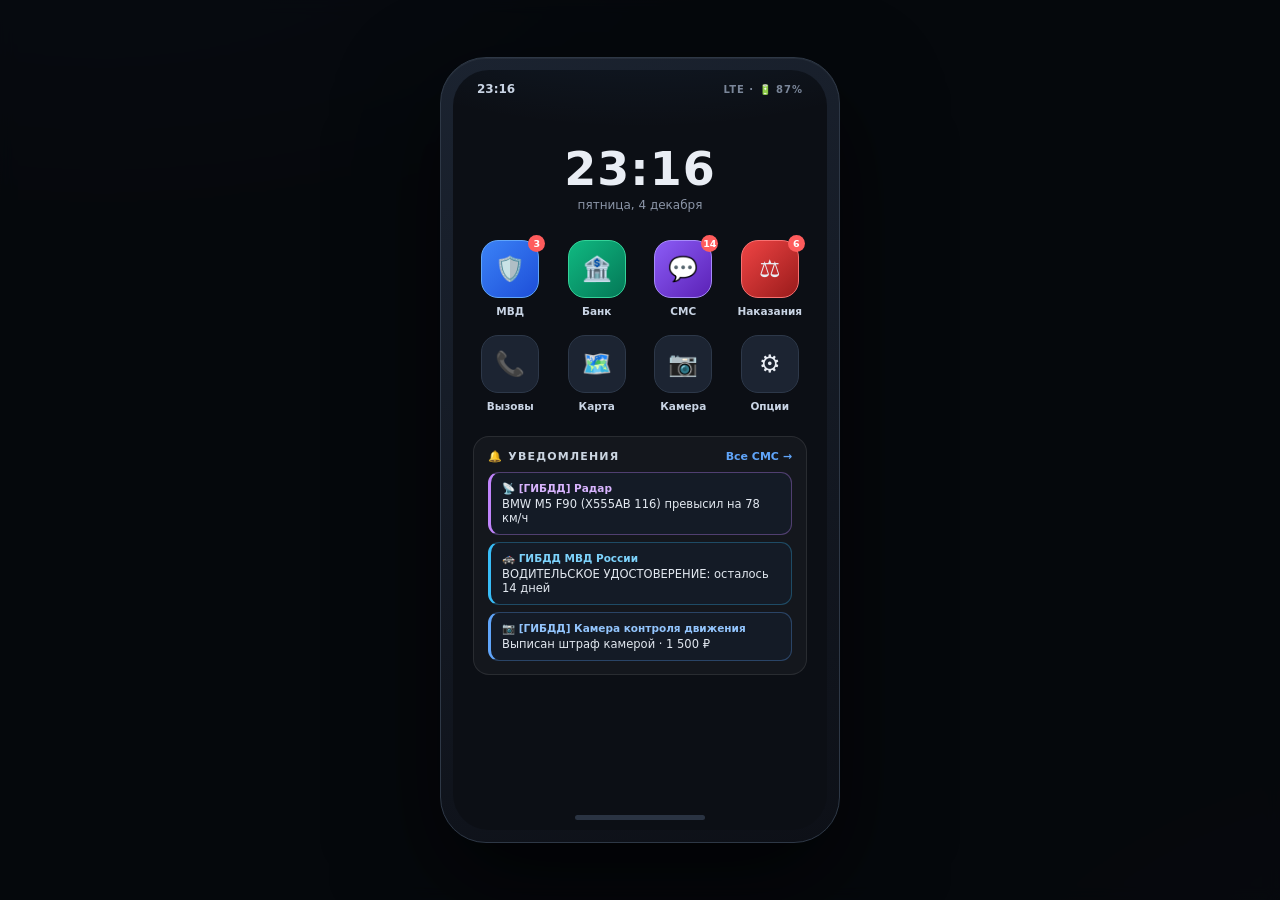
<file: apps/mvd-phone.html>
<!DOCTYPE html>
<html lang="ru">
<head>
<meta charset="UTF-8">
<meta name="viewport" content="width=device-width,initial-scale=1">
<title>МВД · Служебное приложение</title>
<style>
*{box-sizing:border-box;margin:0;padding:0}
:root{--bg:#0e1116;--bg2:#131820;--card:#191f28;--line:#27303d;--txt:#e9edf4;--mut:#8b95a7;--acc:#4da3ff;--green:#2fd97a;--yellow:#f7c948;--red:#ff5c5c}
html,body{color-scheme:dark;background:#0e1116;color:var(--txt);font-family:Inter,system-ui,'Segoe UI',Roboto,sans-serif;font-size:14px;min-height:100vh}
body{background:radial-gradient(1100px 520px at 8% -10%,rgba(45,100,170,.17),transparent 60%),radial-gradient(900px 520px at 115% 115%,rgba(130,90,220,.11),transparent 55%),#0e1116}
::-webkit-scrollbar{width:10px;height:10px}
::-webkit-scrollbar-track{background:transparent}
::-webkit-scrollbar-thumb{background:#2a3342;border-radius:8px;border:2px solid #131820}
::-webkit-scrollbar-thumb:hover{background:#3a4656}
#errbox{display:none;position:fixed;left:12px;top:12px;z-index:990;background:#3a1414;border:1px solid #a34444;color:#ffb3b3;padding:12px 16px;border-radius:10px;font:12px/1.5 monospace;max-width:85%;white-space:pre-wrap}
#app,#dbapp{display:none;min-height:100vh}
#sidebar,#dbsidebar{width:242px;flex:0 0 242px;background:var(--bg2);border-right:1px solid var(--line);position:sticky;top:0;height:100vh;display:flex;flex-direction:column;padding:16px 12px 10px}
.logo{display:flex;gap:10px;align-items:center;padding:4px 8px 16px}
.logo-ic{width:38px;height:38px;border-radius:12px;background:linear-gradient(135deg,#33578b,#17304f);display:flex;align-items:center;justify-content:center;font-size:19px;border:1px solid #3d557f;box-shadow:0 4px 14px rgba(30,80,160,.28)}
.logo-t{font-weight:800;font-size:15px;letter-spacing:1px}
.logo-s{font-size:10.5px;color:var(--mut)}
#nav,#dbnav{display:flex;flex-direction:column;gap:3px;flex:1;overflow-y:auto}
.ni{display:flex;align-items:center;gap:11px;padding:9px 12px;border-radius:10px;color:var(--mut);cursor:pointer;font-weight:600;font-size:13px;position:relative;transition:.15s;border:1px solid transparent}
.ni:hover{color:var(--txt);background:#1a212b}
.ni.on{color:#fff;background:linear-gradient(90deg,rgba(77,163,255,.18),rgba(77,163,255,.03));border-color:rgba(77,163,255,.3)}
.ni.on::before{content:'';position:absolute;left:-1px;top:8px;bottom:8px;width:3px;border-radius:3px;background:linear-gradient(180deg,#6cc0ff,#2f7fe0)}
.ni .bd{margin-left:auto;background:#232e3d;border:1px solid #32405a;padding:1px 8px;border-radius:10px;font-size:11px;color:#aeb9cc;font-style:normal}
.sb-foot{font-size:10.5px;color:#5b6675;padding:12px 8px 0;border-top:1px solid var(--line);line-height:1.6}
#wrap,#dbwrap{flex:1;display:flex;flex-direction:column;min-width:0}
#topbar,#dbtop{height:60px;display:flex;align-items:center;justify-content:space-between;padding:0 22px;border-bottom:1px solid var(--line);background:rgba(14,17,22,.92);position:sticky;top:0;z-index:50;backdrop-filter:blur(10px);box-shadow:0 6px 24px rgba(0,0,0,.35)}
.tb-title{font-weight:800;letter-spacing:1.5px;font-size:14px;background:linear-gradient(90deg,#eaf2ff,#9fc4ee);-webkit-background-clip:text;background-clip:text;color:transparent}
.tb-right{display:flex;align-items:center;gap:8px}
.bell-wrap{position:relative}
.bell{position:relative;background:var(--card);border:1px solid var(--line);color:var(--txt);width:38px;height:38px;border-radius:11px;cursor:pointer;font-size:15px;transition:.15s}
.bell:hover{border-color:#3a4757;transform:translateY(-1px)}
.bell i{position:absolute;top:-5px;right:-6px;background:var(--red);font-style:normal;font-size:10px;font-weight:700;min-width:16px;height:16px;border-radius:8px;display:flex;align-items:center;justify-content:center;color:#fff}
.drop{position:absolute;top:46px;right:0;width:330px;background:#161c25;border:1px solid #2b3442;border-radius:14px;padding:8px;display:none;box-shadow:0 20px 50px rgba(0,0,0,.5);z-index:60}
.drop.open{display:block}
.nd{padding:10px 12px;border-radius:8px;font-size:12px;color:var(--mut);display:flex;gap:10px;line-height:1.45;cursor:pointer}
.nd:hover{background:#1a212b}
.nd b{color:var(--txt);display:block;font-size:12.5px}
.user{display:flex;gap:10px;align-items:center;margin-left:14px}
.ava{width:38px;height:38px;border-radius:50%;display:flex;align-items:center;justify-content:center;font-weight:800;font-size:12px;background:linear-gradient(145deg,#28384f,#1d2939);color:#cfe0f5;border:1px solid #33456a;flex:0 0 38px}
.ava.gold{background:linear-gradient(135deg,#4a3b1c,#3a2f16);color:#ffd98a;border-color:#8a6a2a;box-shadow:0 0 14px rgba(217,165,76,.28)}
.user b{font-size:13px;display:block}.user span{font-size:10.5px;color:var(--mut)}
#content,#dbcontent{padding:22px;max-width:1240px;width:100%;margin:0 auto;animation:fade .25s}
@keyframes fade{from{opacity:0;transform:translateY(6px)}}
.ph{display:flex;justify-content:space-between;align-items:flex-end;flex-wrap:wrap;gap:12px;margin-bottom:4px}
h1{font-size:23px;font-weight:800;letter-spacing:-.3px}
.cnt{font-size:12px;background:#22304a;border:1px solid #32456a;color:#a9c7ef;padding:2px 10px;border-radius:12px;vertical-align:middle;margin-left:6px}
.ph-sub{color:var(--mut);font-size:12.5px;margin-top:4px}
.sec{display:flex;align-items:center;gap:10px;margin:24px 0 12px;font-size:11px;letter-spacing:2px;text-transform:uppercase;color:var(--mut);font-weight:800}
.sec::before{content:'';width:3px;height:13px;background:linear-gradient(180deg,#6cc0ff,#2f7fe0);border-radius:2px}
.sec::after{content:'';flex:1;height:1px;background:linear-gradient(90deg,#27303d,transparent)}
.mut{color:var(--mut)}
.tiles{display:grid;grid-template-columns:repeat(auto-fit,minmax(160px,1fr));gap:12px;margin:14px 0}
.tile{background:linear-gradient(145deg,#1c2432,#181e28);border:1px solid var(--line);border-radius:16px;padding:16px 17px;transition:.18s;box-shadow:inset 0 1px 0 rgba(255,255,255,.03)}
.tile:hover{border-color:#33415a;transform:translateY(-2px);box-shadow:0 10px 26px rgba(0,0,0,.32)}
.tile .n{font-size:27px;font-weight:800;line-height:1.1}
.tile .l{font-size:10px;text-transform:uppercase;letter-spacing:1.3px;color:var(--mut);margin-top:6px;font-weight:700}
.tile-x{font-size:11.5px;color:var(--mut);margin-top:8px}
.panel{background:linear-gradient(180deg,#1a212c,#171d26);border:1px solid var(--line);border-radius:16px;padding:16px 18px;margin:12px 0;box-shadow:inset 0 1px 0 rgba(255,255,255,.03)}
.panel.warn{border-color:#7a2f2f;background:linear-gradient(180deg,rgba(255,92,92,.07),rgba(255,92,92,0))}
.chips{display:flex;flex-wrap:wrap;gap:8px;margin:12px 0}
.chip{display:inline-flex;align-items:center;gap:7px;padding:6.5px 13px;border-radius:10px;border:1px solid var(--line);background:var(--card);color:var(--mut);font-size:12px;font-weight:700;cursor:pointer;user-select:none;transition:.15s}
.chip:hover{border-color:#3a4656;color:var(--txt)}
.chip.on{border-color:var(--cc,var(--acc));color:#fff;background:var(--ccb,rgba(77,163,255,.18));box-shadow:inset 0 0 0 1px rgba(255,255,255,.05)}
.ctl{display:flex;gap:10px;flex-wrap:wrap;align-items:center;margin:12px 0}
.inp,.sel{background:#141a23;border:1px solid var(--line);color:var(--txt);padding:9px 13px;border-radius:10px;font-size:13px;font-family:inherit;outline:none;transition:.15s}
.inp:focus,.sel:focus{border-color:var(--acc);box-shadow:0 0 0 3px rgba(77,163,255,.14)}
.sel option,.sel optgroup{background:#141a23}
textarea.inp{font-family:inherit;resize:vertical}
.emps{display:flex;flex-direction:column;gap:8px;margin-top:10px}
.emp{display:grid;grid-template-columns:minmax(205px,1.05fr) minmax(250px,1.35fr) minmax(120px,.65fr) 84px minmax(160px,.85fr) 20px;gap:18px;align-items:center;background:linear-gradient(145deg,#1c2432,#181e28);border:1px solid var(--line);border-radius:14px;padding:12px 18px;cursor:pointer;transition:transform .15s,border-color .15s,box-shadow .15s;box-shadow:inset 0 1px 0 rgba(255,255,255,.03)}
.emp:hover{transform:translateY(-1px);border-color:#3a4757;box-shadow:0 10px 26px rgba(0,0,0,.32)}
@keyframes pulse{0%,100%{box-shadow:0 0 0 0 rgba(255,92,92,0)}50%{box-shadow:0 0 0 5px rgba(255,92,92,.16)}}
.emp.crit{border-color:#7a2f2f;animation:pulse 2s infinite}
.prow{display:grid;grid-template-columns:minmax(240px,1.05fr) minmax(250px,1.25fr) 175px minmax(230px,1.15fr) 20px;gap:18px;align-items:center;background:linear-gradient(145deg,#1c2432,#181e28);border:1px solid var(--line);border-radius:14px;padding:12px 18px;cursor:pointer;transition:transform .15s,border-color .15s;box-shadow:inset 0 1px 0 rgba(255,255,255,.03)}
.prow:hover{transform:translateY(-1px);border-color:#3a4757}
.posrow{display:grid;grid-template-columns:minmax(280px,1.3fr) 190px 1fr;gap:16px;align-items:center;background:linear-gradient(145deg,#1c2432,#181e28);border:1px solid var(--line);border-radius:13px;padding:11px 16px;margin-bottom:8px}
.e-id{display:flex;gap:12px;align-items:center;min-width:0}
.e-id .nm{font-weight:700;font-size:13.5px;white-space:nowrap;overflow:hidden;text-overflow:ellipsis}
.emp-uid{font-size:11px;color:var(--mut);margin-top:2px;white-space:nowrap}
.e-rk1{display:flex;gap:8px;align-items:center;flex-wrap:wrap}
.e-rk2{display:flex;gap:8px;align-items:center;margin-top:7px;flex-wrap:wrap}
.e-onl{padding-left:16px;border-left:1px solid #222a36}
.onl-l{font-size:10px;color:var(--mut);margin-top:3px;letter-spacing:.5px;text-transform:uppercase}
.e-pen{display:flex;align-items:center;gap:10px}
.e-go{color:var(--acc);opacity:.5;font-weight:700}
.ptag{display:inline-flex;align-items:center;padding:3px 10px;border-radius:9px;font-size:11px;font-weight:700;color:#c9d3e3;background:linear-gradient(145deg,#20283a,#1a212e);border:1px solid #2d3849;white-space:normal;line-height:1.45;max-width:100%}
.ptag2{color:#a9c7ef;border-color:#35507a;background:rgba(77,163,255,.09)}
.ptag.x{color:#5fd9c0;border-color:#1d6a5c;background:rgba(45,212,191,.08)}
.rk{display:inline-block;padding:3px 9px;border-radius:7px;font-size:11px;font-weight:800;border:1px solid;letter-spacing:.4px;white-space:nowrap}
.rk.g1{color:#9fb0c8;border-color:#3d4a5e;background:#1e2732}
.rk.g2{color:#5fd9c0;border-color:#1d6a5c;background:#0e2620}
.rk.g3{color:#6cc0ff;border-color:#1f5a94;background:#122741}
.rk.g4{color:#cdb2ff;border-color:#5b4a92;background:#231b3a}
.rk.g5{color:#ffd98a;border-color:#8a6a2a;background:linear-gradient(135deg,#2a2314,#3a2f16);box-shadow:0 0 10px rgba(217,165,76,.25)}
.rk.g6{color:#ffe9b0;border-color:#c99a3a;background:linear-gradient(135deg,#3a2f16,#4a3b1c);box-shadow:0 0 14px rgba(255,200,80,.42)}
.fb{display:inline-flex;align-items:center;gap:7px;padding:3.5px 11px 3.5px 9px;border-radius:10px;font-size:10.5px;font-weight:800;letter-spacing:.5px;white-space:nowrap;border:1px solid}
.fb i{width:6px;height:6px;border-radius:50%;flex:0 0 6px}
.stx{display:inline-flex;align-items:center;gap:7px;font-size:11px;font-weight:700;padding:3.5px 11px 3.5px 9px;border-radius:10px;border:1px solid;white-space:nowrap}
.pv{font-weight:800;font-size:13px}
.pv.ok{color:var(--green)}.pv.mid{color:var(--yellow)}.pv.bad{color:var(--red)}
.segs{display:flex;gap:2px}
.segs i{width:4px;height:11px;border-radius:2px;background:#242d3a}
.segs.ok i.on{background:var(--green)}.segs.mid i.on{background:var(--yellow)}.segs.bad i.on{background:var(--red)}
.bar{height:8px;border-radius:6px;background:#232b37;overflow:hidden}
.bar>div{height:100%;border-radius:6px;background:linear-gradient(90deg,#3e8ce0,#6cc0ff)}
.tbl{width:100%;border-collapse:collapse;font-size:13px}
.tbl th{text-align:left;color:var(--mut);font-size:10.5px;text-transform:uppercase;letter-spacing:1px;padding:8px 10px;border-bottom:1px solid var(--line);font-weight:700}
.tbl td{padding:10px;border-bottom:1px solid #20262f;vertical-align:middle}
.tbl tbody tr:hover td{background:#1c222c}
.fnum{font-size:24px;font-weight:800;margin:6px 0 4px}
.att{display:flex;align-items:center;gap:14px;padding:11px 0;border-bottom:1px dashed #232b37;flex-wrap:wrap}
.att:last-child{border-bottom:none}
.att-x{flex:1;min-width:180px}
.att-x b{display:block;font-size:13.5px}
.att-x span{font-size:12px}
.crit-t{color:var(--red);font-size:11.5px;font-weight:800}
.vlbl{font-size:9px;color:var(--mut);text-transform:uppercase;letter-spacing:1px;font-weight:700;display:block;margin-bottom:5px}
.fl-h{font-size:9.5px;text-transform:uppercase;letter-spacing:1.3px;font-weight:800}
.fnums{display:flex;gap:14px;margin-top:4px;flex-wrap:wrap}
.fnums b{font-size:13px;font-weight:700}
.fscroll{max-height:820px;overflow-y:auto;border:1px solid #222a36;border-radius:12px}
.fscroll .tbl thead th{position:sticky;top:0;background:#171d29;z-index:2}
.wlist{display:flex;flex-direction:column;gap:8px}
.witem{display:grid;grid-template-columns:46px 1fr 160px 180px;gap:16px;align-items:center;background:linear-gradient(145deg,#1c2432,#181e28);border:1px solid var(--line);border-radius:13px;padding:10px 16px;transition:.15s}
.witem:hover{border-color:#3a4757}
.wic{width:42px;height:42px;border-radius:12px;display:flex;align-items:center;justify-content:center;font-size:19px;border:1px solid}
.wqty b{font-size:17px;font-weight:800;display:block}
.wqty span{font-size:9.5px;color:var(--mut);text-transform:uppercase;letter-spacing:1px;font-weight:700}
.low-t{color:var(--red);font-weight:800}
.empty{padding:24px;text-align:center;color:var(--mut);border:1px dashed var(--line);border-radius:12px;margin-top:8px}
.btn{background:linear-gradient(145deg,#3684e6,#2868c9);border:1px solid #3a6cb4;color:#fff;padding:9px 15px;border-radius:10px;font-weight:700;font-size:12.5px;cursor:pointer;font-family:inherit;transition:.15s;box-shadow:0 4px 14px rgba(40,100,190,.25)}
.btn:hover{filter:brightness(1.12);transform:translateY(-1px)}
.btn.ghost{background:transparent;border:1px solid var(--line);color:var(--txt);box-shadow:none}
.btn.warn{background:linear-gradient(145deg,#a03c3c,#7c2a2a);border-color:#a34444}
.btn.gold{background:linear-gradient(145deg,#a5822f,#8a6a2a);border-color:#a5822f}
.btn.green{background:linear-gradient(145deg,#27a860,#1c8149);border-color:#2aa562}
#troot{position:fixed;right:18px;bottom:18px;z-index:500;display:flex;flex-direction:column;gap:8px}
.toast{background:#1c2531;border:1px solid #32435c;border-left:3px solid var(--acc);padding:12px 16px;border-radius:12px;font-size:13px;box-shadow:0 10px 30px rgba(0,0,0,.45);animation:up .25s;max-width:360px;transition:.35s}
.toast.warn{border-left-color:var(--red)}
.toast.out{opacity:0;transform:translateY(8px)}
.phone{width:400px;max-width:calc(100vw - 30px);background:linear-gradient(160deg,#1b2330,#0d1017);border:1px solid #2e3846;border-radius:46px;padding:12px;box-shadow:0 40px 100px rgba(0,0,0,.65),inset 0 1px 0 rgba(255,255,255,.05)}
.phone-in{background:radial-gradient(600px 300px at 50% -20%,rgba(77,163,255,.15),transparent 70%),#0c0f15;border-radius:36px;overflow:hidden;display:flex;flex-direction:column;height:760px;max-height:calc(100vh - 90px)}
.ph-bar{display:flex;justify-content:space-between;align-items:center;padding:12px 24px 6px;font-size:12px;font-weight:700;color:#c9d4e4}
.ph-scr{flex:1;overflow-y:auto;padding:16px 20px 20px}
.ph-clock{font-size:46px;font-weight:800;letter-spacing:1px;text-align:center;margin:24px 0 2px}
.ph-date{text-align:center;color:var(--mut);font-size:12px;margin-bottom:28px}
.ph-grid{display:grid;grid-template-columns:repeat(4,1fr);gap:18px 12px}
.ph-app{display:flex;flex-direction:column;gap:7px;align-items:center;cursor:pointer}
.ph-ic{position:relative;width:58px;height:58px;border-radius:17px;display:flex;align-items:center;justify-content:center;font-size:24px;border:1px solid;transition:.15s}
.ph-app:hover .ph-ic{transform:translateY(-2px)}
.ph-app span{font-size:10.5px;color:#c9d4e4;font-weight:600;text-align:center}
.ph-bdg{position:absolute;top:-6px;right:-7px;background:var(--red);font-style:normal;font-size:9.5px;font-weight:800;min-width:17px;height:17px;border-radius:9px;display:flex;align-items:center;justify-content:center;color:#fff}
.ph-back{color:var(--acc);font-weight:700;font-size:12.5px;cursor:pointer;margin-bottom:8px;display:inline-block}
.ph-app-t{font-weight:800;font-size:16px;margin-bottom:14px}
.ph-mi{display:flex;gap:12px;align-items:center;background:linear-gradient(145deg,#1c2432,#181e28);border:1px solid var(--line);border-radius:14px;padding:13px 14px;cursor:pointer;transition:.15s;margin-bottom:10px}
.ph-mi:hover{border-color:#3a4757;transform:translateY(-1px)}
.ph-mi-ic{width:40px;height:40px;border-radius:12px;background:#223047;display:flex;align-items:center;justify-content:center;font-size:19px;flex:0 0 40px}
.ph-mi b{display:block;font-size:13.5px}
.ph-mi .sub{font-size:11px;color:var(--mut)}
.ph-home{height:5px;width:130px;background:#2a3342;border-radius:4px;margin:8px auto 10px;cursor:pointer;transition:background .15s,transform .15s}
.ph-home:hover{background:#6cc0ff;transform:scaleX(1.08)}
#phoneOv{position:fixed;inset:0;z-index:350;background:rgba(4,7,11,.8);backdrop-filter:blur(7px);display:none;align-items:center;justify-content:center;padding:20px;overflow-y:auto}
#mroot .back{position:fixed;inset:0;background:rgba(4,7,11,.75);backdrop-filter:blur(7px);z-index:400;display:flex;justify-content:center;align-items:flex-start;overflow-y:auto;padding:34px 14px}
#froot .pback{position:fixed;inset:0;background:rgba(4,7,11,.78);backdrop-filter:blur(7px);z-index:410;display:flex;justify-content:center;align-items:flex-start;overflow-y:auto;padding:34px 14px}
@keyframes up{from{transform:translateY(22px);opacity:0}}
.modal{width:100%;max-width:820px;background:#161c25;border:1px solid #2b3442;border-radius:20px;box-shadow:0 30px 90px rgba(0,0,0,.6);animation:up .28s;overflow:hidden;display:flex;flex-direction:column;max-height:calc(100vh - 70px)}
.modal.smw{max-width:520px}
.m-head{flex:0 0 auto;padding:22px 24px 16px;border-bottom:1px solid var(--line);position:relative;background:linear-gradient(180deg,rgba(77,163,255,.08),transparent)}
.m-close{position:absolute;top:14px;right:14px;background:#1d2531;border:1px solid var(--line);color:var(--mut);width:32px;height:32px;border-radius:9px;cursor:pointer;font-size:13px}
.mh-row{display:flex;gap:14px;align-items:center;padding-right:40px}
.mh-nm{font-size:19px;font-weight:800}
.mh-sub{font-size:12px;color:var(--mut);margin-top:5px;display:flex;align-items:center;gap:8px;flex-wrap:wrap}
.mh-tags{display:flex;gap:9px;align-items:center;margin:12px 0 0 34px;flex-wrap:wrap}
.m-body{flex:1 1 auto;overflow-y:auto;min-height:120px;padding:16px 24px}
.m-foot{flex:0 0 auto;padding:13px 24px;border-top:1px solid var(--line);background:#141a24;display:flex;flex-wrap:wrap;gap:10px;align-items:center}
.pills{display:flex;gap:8px;margin:18px 0 12px;flex-wrap:wrap}
.pill{padding:7px 14px;border-radius:11px;border:1px solid var(--line);background:var(--card);font-size:12.5px;font-weight:700;color:var(--mut);cursor:pointer}
.pill.on{background:rgba(77,163,255,.15);border-color:var(--acc);color:#cfe4ff}
.tscroll{max-height:400px;overflow-y:auto;border:1px solid #222a36;border-radius:12px;padding:4px 12px;margin-top:4px}
.tl .tli{display:flex;gap:12px;padding:11px 0;border-bottom:1px dashed #232b37;align-items:flex-start}
.tld{width:82px;flex:0 0 82px;color:var(--mut);font-size:12px;padding-top:2px}
.tlx b{display:block;font-size:13.5px}.tlx span{color:var(--mut);font-size:12px}
.tot{margin:4px 0 8px;color:var(--mut);font-size:13px;padding:6px 2px 0}.tot b{color:var(--yellow)}
.pl-row{display:flex;gap:14px;padding:11px 0;border-bottom:1px dashed #232b37;align-items:flex-start}
.pl-d{width:112px;flex:0 0 112px;color:var(--mut);font-size:12px}
.pl-d span{font-size:11px}
.pl-amt{color:var(--yellow);font-weight:800;width:88px;flex:0 0 88px}
.pl-x{flex:1}.pl-x b{display:block;font-size:13px}.pl-x span{color:var(--mut);font-size:12px}
.wh-row{display:flex;gap:12px;padding:11px 0;border-bottom:1px dashed #232b37;align-items:flex-start}
.wh-a{padding:2px 8px;border-radius:7px;font-size:11px;font-weight:800;flex:0 0 auto}
.wh-a.t{color:#6cc0ff;background:#12233b}.wh-a.r{color:#2fd97a;background:#0f2a1d}.wh-a.p{color:#ffd98a;background:#2a2314}.wh-a.w{color:#ff8a8a;background:#2a1414}
.wh-i{font-size:13px;flex:1}
.wh-note{color:var(--mut);font-size:11.5px;margin-top:3px}
.ord{display:flex;gap:14px;padding:12px 0;border-bottom:1px dashed #232b37}
.ord-n{color:var(--acc);font-weight:800;min-width:86px}
.ord-b b{display:block;font-size:13.5px}
.ord-b span{color:var(--mut);font-size:12px}
.emp-link{display:inline-flex;align-items:center;gap:4px;padding:1px 8px;border-radius:7px;background:rgba(77,163,255,.14);border:1px solid rgba(77,163,255,.45);color:#7cc4ff;font-weight:700;font-size:12px;cursor:pointer;transition:.15s}
.emp-link:hover{background:rgba(77,163,255,.26);color:#fff}
.emp-fired{display:inline-flex;align-items:center;gap:4px;padding:1px 8px;border-radius:7px;background:rgba(139,149,167,.1);border:1px solid rgba(139,149,167,.3);color:#9aa5b8;font-weight:600;font-size:11.5px}
.ochs{display:grid;grid-template-columns:250px 1fr;gap:14px;align-items:start;margin-top:10px}
.ochs-menu{background:linear-gradient(180deg,#1a212c,#171d26);border:1px solid var(--line);border-radius:16px;padding:12px}
.ochs-menu .om-t{font-weight:800;font-size:13px;padding:4px 10px}
.ochs-menu .om-s{font-size:10px;color:var(--mut);padding:0 10px 10px;border-bottom:1px solid var(--line);margin-bottom:8px}
.om-i{display:flex;gap:9px;align-items:center;padding:10px;border-radius:10px;color:var(--mut);cursor:pointer;font-weight:600;font-size:12.5px}
.om-i.on{background:rgba(77,163,255,.15);color:#cfe4ff}
.ochs-win{background:linear-gradient(180deg,#1a212c,#171d26);border:1px solid var(--line);border-radius:16px;padding:16px}
.wic svg{width:22px;height:22px;display:block}
.wtag{display:inline-flex;align-items:center;gap:6px;padding:3.5px 10px 3.5px 8px;border-radius:9px;border:1px solid #2d3849;background:linear-gradient(145deg,#20283a,#1a212e);font-size:11.5px;font-weight:600;color:#c9d3e3;margin:2px 6px 2px 0}
.wtag svg{width:13px;height:13px;flex:0 0 13px}
.wlog{max-height:600px;overflow-y:auto;border:1px solid #222a36;border-radius:12px;padding:2px 14px}
.wtime{width:92px;flex:0 0 92px;font-size:11px;color:var(--mut);line-height:1.55;padding-top:2px}
.wtime b{color:var(--txt);font-size:12.5px;font-weight:700}
.logrow{display:flex;gap:12px;padding:11px 0;border-bottom:1px dashed #232b37;align-items:flex-start}
.log-ic{width:36px;flex:0 0 36px;font-size:20px;text-align:center}
.log-i{flex:1;font-size:13px;min-width:0}
.log-meta{display:flex;gap:8px;flex-wrap:wrap;align-items:center;margin-top:4px}
.log-actor{color:#4da3ff;font-weight:700;cursor:pointer;border-bottom:1px dashed #4da3ff88}
.formgrid{display:grid;grid-template-columns:1fr 1fr;gap:14px}

/* Прямые горизонтальные строки выбора поставки + отдельные ячейки заказанных поставок */
.sup-stack{display:flex;flex-direction:column;gap:10px;margin:12px 0}
.sup-row{background:linear-gradient(150deg,#1c2432,#161c26);border:1px solid var(--line);border-radius:14px;padding:14px 18px;display:flex;align-items:center;justify-content:space-between;gap:14px;cursor:pointer;transition:.18s}
.sup-row:hover{border-color:#3a4c68}
.sup-row.sel{border-color:#4da3ff;background:linear-gradient(150deg,rgba(77,163,255,.15),#161c26);box-shadow:0 6px 20px rgba(45,115,210,.2)}
.sup-left{display:flex;align-items:center;gap:14px;min-width:0}
.sup-ic{width:40px;height:40px;border-radius:11px;display:flex;align-items:center;justify-content:center;font-size:20px;background:rgba(255,255,255,.04);border:1px solid var(--line);flex:0 0 40px}
.sup-title{font-weight:800;font-size:13.5px;color:#fff}
.sup-sub{font-size:11.5px;color:var(--mut);margin-top:2px}

.sup-order-cell{
  background:linear-gradient(145deg,#1c2432,#171d27);
  border:1px solid var(--line);
  border-radius:15px;
  padding:15px 18px;
  margin-bottom:10px;
  display:flex;
  align-items:center;
  justify-content:space-between;
  gap:14px;
  flex-wrap:wrap;
  box-shadow:inset 0 1px 0 rgba(255,255,255,.03);
}

@media(max-width:700px){.formgrid{grid-template-columns:1fr}.emp,.prow,.sup-row{grid-template-columns:1fr}}
</style>
</head>
<body>
<div id="errbox"></div>
<script>
window.addEventListener('error',function(ev){
 var b=document.getElementById('errbox');
 if(b){b.style.display='block';b.textContent='Ошибка: '+(ev.message||'неизвестная');}
},true);
</script>
<div id="app">
  <aside id="sidebar">
    <div class="logo"><div class="logo-ic">🛡️</div><div><div class="logo-t">МВД</div><div class="logo-s">Личный состав</div></div></div>
    <nav id="nav"></nav>
    <div class="sb-foot">Прототип v5.6 · 54 чел.</div>
  </aside>
  <div id="wrap">
    <header id="topbar">
      <div class="tb-title">МВД · ЛИЧНЫЙ СОСТАВ</div>
      <div class="tb-right">
        <button class="btn ghost" style="padding:7px 12px;font-size:11.5px" onclick="backToPhone()">← Назад</button>
        <button class="btn" style="padding:7px 12px;font-size:11.5px" onclick="exitToPhone()">📱 Выйти в телефон</button>
        <div class="bell-wrap">
          <button class="bell" id="bell">🔔<i>3</i></button>
          <div class="drop" id="ndrop">
            <div class="nd" onclick="go('pen')">⚠️<div><b>Взыскания</b>Воробьёва А. — 3/3, отработка просрочена</div></div>
            <div class="nd" onclick="go('supply')">🚚<div><b>Поставки</b>Доступен заказ боеприпасов у МО и аптечек у МЗ</div></div>
            <div class="nd" onclick="goDB('crt')">🚨<div><b>Розыск</b>Ершов Н. (UID #27501) — уровень 6/6</div></div>
          </div>
        </div>
        <div class="user"><div class="ava gold">ЕХ</div><div><b>Холмс Е. [123]</b><span>Министр внутренних дел</span></div></div>
      </div>
    </header>
    <main id="content"></main>
  </div>
</div>
<div id="dbapp">
  <aside id="dbsidebar">
    <div class="logo"><div class="logo-ic">🗄️</div><div><div class="logo-t">База данных</div><div class="logo-s">МВД · розыск и проверка</div></div></div>
    <nav id="dbnav"></nav>
    <div class="sb-foot">База данных v2.7</div>
  </aside>
  <div id="dbwrap">
    <header id="dbtop">
      <div class="tb-title">МВД · БАЗА ДАННЫХ</div>
      <div class="tb-right">
        <button class="btn ghost" style="padding:7px 12px;font-size:11.5px" onclick="backToPhone()">← Назад</button>
        <button class="btn" style="padding:7px 12px;font-size:11.5px" onclick="exitToPhone()">📱 Выйти в телефон</button>
      </div>
    </header>
    <main id="dbcontent"></main>
  </div>
</div>
<div id="phoneOv">
 <div class="phone">
  <div class="phone-in">
   <div class="ph-bar"><b id="phClock">21:47</b><span style="font-size:10px;color:#7a8699;letter-spacing:1px">LTE · 🔋 87%</span></div>
   <div class="ph-scr" id="phScr"></div>
   <div class="ph-home" onclick="exitToPhone()" title="Выйти в главное меню телефона"></div>
  </div>
 </div>
</div>
<div id="mroot"></div>
<div id="froot"></div>
<div id="troot"></div>
<script>
/* ============ УТИЛИТЫ И БАЗОВЫЕ ДАННЫЕ ============ */
function $(s){return document.querySelector(s)}
function pad(n){return String(n).padStart(2,'0')}
var TODAY=new Date(2026,9,18);
var MONTHS=['января','февраля','марта','апреля','мая','июня','июля','августа','сентября','октября','ноября','декабря'];
function addD(d,n){return new Date(d.getFullYear(),d.getMonth(),d.getDate()+n)}
function daysAgo(d){return Math.round((TODAY-d)/864e5)}
function fmtD(d){return pad(d.getDate())+'.'+pad(d.getMonth()+1)+'.'+d.getFullYear()}
function dStr(d){return d.getFullYear()+'-'+pad(d.getMonth()+1)+'-'+pad(d.getDate())}
function pd(s){var a=s.split('-');return new Date(+a[0],+a[1]-1,+a[2])}
function fmtN(n){return Number(n||0).toLocaleString('ru-RU')}
function fmtH(h){var H=Math.floor(h);var M=Math.round((h-H)*60);if(M===60){return (H+1)+'ч 00м'}return H+'ч '+pad(M)+'м'}
function conv(p){var t=Math.round(p*10);if(t%10===9){return (t+1)/10}return p}
function fmtPen(p){var c=conv(p);return (c%1?c.toFixed(1):c)+'/3'}
function penCls(p){var c=conv(p);if(c>=2){return 'bad'}if(c>=1){return 'mid'}return 'ok'}
function penSegs(p){var n=Math.round(conv(p)),s='';for(var i=0;i<3;i++){s+='<i'+(i<n?' class="on"':'')+'></i>'}return s}
function mulberry32(a){return function(){a|=0;a=a+0x6D2B79F5|0;var t=Math.imul(a^a>>>15,1|a);t=t+Math.imul(t^t>>>7,61|t)^t;return((t^t>>>14)>>>0)/4294967296}}
function pick(rng,a){return a[Math.floor(rng()*a.length)]}
function esc(s){return String(s||'').replace(/&/g,'&amp;').replace(/</g,'&lt;').replace(/"/g,'&quot;')}
function ini(n){var p=String(n||'—').split(' ');return (p[0][0]+(p[1]?p[1][0]:'')).toUpperCase()}
function byUid(u){for(var i=0;i<E.length;i++){if(E[i].uid===u){return E[i]}}return null}
function isWatch(e){return !!e && (e.fac==='watch'||(e.pos&&e.pos.toLowerCase().indexOf('следящ')>-1))}
function toast(msg,warn){var t=document.createElement('div');t.className='toast'+(warn?' warn':'');t.textContent=msg;$('#troot').appendChild(t);setTimeout(function(){t.classList.add('out')},2800);setTimeout(function(){t.remove()},3300)}
function carNo(rng){var L='АВЕКМНОРСТУХ';function ch(){return L[Math.floor(rng()*L.length)]}return ch()+(100+Math.floor(rng()*900))+ch()+ch()+' '+(16+Math.floor(rng()*80))}
function docNo(rng){return (4000+Math.floor(rng()*2000))+' '+(100000+Math.floor(rng()*900000))}
function bankAcc(e){if(e.uid==='K8W4C6')return '748291';var rng=mulberry32(String(e.uid).length*101+7);return String(100000+Math.floor(rng()*900000))}

/* Генерация игрового ID [ID] для сотрудников, которые находятся в сети (не offline) */
function empServerId(e){
 if(e.st==='offline')return '';
 if(e.uid==='K8W4C6')return ' [123]';
 if(e.uid==='V7K2M9')return ' [74]';
 var sum=0;for(var i=0;i<e.uid.length;i++)sum+=e.uid.charCodeAt(i)*(i+3);
 return ' ['+(11+(sum%480))+']';
}

var ACTOR='Холмс Евгений';
function nowT(){var d=new Date();return pad(d.getHours())+':'+pad(d.getMinutes())}

var RANKS=[
{n:1,name:'Рядовой',s:1000},{n:2,name:'Мл. сержант',s:1150},{n:3,name:'Сержант',s:1300},
{n:4,name:'Ст. сержант',s:1500},{n:5,name:'Старшина',s:1700},{n:6,name:'Прапорщик',s:1900},
{n:7,name:'Ст. прапорщик',s:2100},{n:8,name:'Мл. лейтенант',s:2300},{n:9,name:'Лейтенант',s:2500},
{n:10,name:'Ст. лейтенант',s:2750},{n:11,name:'Капитан',s:3000},{n:12,name:'Майор',s:3300},
{n:13,name:'Подполковник',s:3600},{n:14,name:'Полковник',s:4000},{n:15,name:'Генерал-майор',s:4500},
{n:16,name:'Генерал-лейтенант',s:5000},{n:17,name:'Генерал-полковник',s:5500},{n:18,name:'Генерал полиции',s:6000}];
function g(r){if(r<=3){return 'g1'}if(r<=7){return 'g2'}if(r<=11){return 'g3'}if(r<=14){return 'g4'}if(r<=16){return 'g5'}return 'g6'}
var F={
 watch:{n:'Следящая администрация',s:'Следящая админ.',c:'#a78bfa'},
 hq:{n:'Руководство МВД',s:'Руководство МВД',c:'#d9a54c'},
 uvdP:{n:'УМВД г. Приволжск',s:'УМВД Приволжск',c:'#4da3ff'},
 uvdM:{n:'УМВД г. Мирный',s:'УМВД Мирный',c:'#2dd4bf'},
 uvdN:{n:'УМВД г. Невский',s:'УМВД Невский',c:'#818cf8'},
 gP:{n:'ОГИБДД г. Приволжск',s:'ОГИБДД Приволжск',c:'#f87171'},
 gM:{n:'ОГИБДД г. Мирный',s:'ОГИБДД Мирный',c:'#fb923c'},
 gN:{n:'ОГИБДД г. Невский',s:'ОГИБДД Невский',c:'#f472b6'}};
var FAC_IDS=['watch','hq','uvdP','uvdM','uvdN','gP','gM','gN'];
var FAKD=FAC_IDS.filter(function(f){return f!=='hq'&&f!=='watch'});
var ST={shift:{n:'На смене',c:'#2fd97a'},off:{n:'Не на смене',c:'#7a8699'},dayoff:{n:'Отгул',c:'#f7c948'},vacation:{n:'Отпуск',c:'#ff9a3d'},offline:{n:'Оффлайн',c:'#55606f'}};
var STLIST=[['all','Все статусы'],['shift','На смене'],['off','Не на смене'],['dayoff','Отгул'],['vacation','Отпуск'],['offline','Оффлайн']];
var SIGNERS={
 watch:['Савин В.','Осипов Т.','Гуров К.'],
 hq:['Холмс Е.','Морозов Д.'],
 uvdP:['Ковалёв С.','Романов А.','Лебедев М.'],
 uvdM:['Егоров В.','Макаров К.','Волошин О.'],
 uvdN:['Тарасов Б.','Соловьёва Е.','Комаров Р.'],
 gP:['Шевченко А.','Александров Н.','Черкасова Ю.'],
 gM:['Клюев В.','Зуева М.'],
 gN:['Ерофеев Л.','Гончарова А.']};
var PREM=['Раскрытие серии имущественных преступлений','Задержание особо опасного преступника','Лучшая результативность месяца','Оперативная работа по ориентировке','Содействие в спецоперации ОГИБДД','Безупречная служба и переработки','Высокие показатели по протоколам','Профилактика ДТП на маршруте','По инициативе руководства'];
var PENR=['Самовольное покидание поста','Опоздание на построение более чем на 15 минут','Несоблюдение формы одежды','Игнорирование вызова диспетчера','Нарушение регламента применения спецсредств','АФК на посту без доклада','Потеря служебного имущества'];
var STATIC_POS=[
{pos:'Главный следящий за МВД',rank:18},
{pos:'Помощник главного следящего за МВД · г. Приволжск',rank:17},
{pos:'Помощник главного следящего за МВД · г. Мирный',rank:17},
{pos:'Помощник главного следящего за МВД · г. Невский',rank:17},
{pos:'Министр внутренних дел',rank:16},{pos:'Заместитель министра внутренних дел',rank:15},
{pos:'Начальник УГИБДД МВД',rank:15},{pos:'Заместитель начальника УГИБДД МВД',rank:14},
{pos:'Начальник УМВД · г. Приволжск',rank:15},{pos:'Начальник УМВД · г. Мирный',rank:15},{pos:'Начальник УМВД · г. Невский',rank:15},
{pos:'Заместитель начальника УМВД · г. Приволжск',rank:14},{pos:'Заместитель начальника УМВД · г. Мирный',rank:14},{pos:'Заместитель начальника УМВД · г. Невский',rank:14},
{pos:'Начальник ОГИБДД МВД · г. Приволжск',rank:14},{pos:'Начальник ОГИБДД МВД · г. Мирный',rank:14},{pos:'Начальник ОГИБДД МВД · г. Невский',rank:14},
{pos:'Заместитель начальника ОГИБДД МВД · г. Приволжск',rank:14},{pos:'Заместитель начальника ОГИБДД МВД · г. Мирный',rank:14},{pos:'Заместитель начальника ОГИБДД МВД · г. Невский',rank:14},
{pos:'Начальник МРЭО',rank:14},{pos:'Заместитель начальника МРЭО',rank:13}];
function rankForPos(p){for(var i=0;i<STATIC_POS.length;i++){if(STATIC_POS[i].pos===p){return STATIC_POS[i].rank}}return 0}
function rankRule(p){
 if(p.indexOf('Главный следящий')>-1){return{m:'fix',r:18}}
 if(p.indexOf('Помощник главного следящего')>-1){return{m:'fix',r:17}}
 if(p.indexOf('Министр')>-1){return{m:'fix',r:16}}
 if(p.indexOf('Заместитель министра')>-1){return{m:'fix',r:15}}
 if(p.indexOf('Начальник УМВД')>-1){return{m:'fix',r:15}}
 if(p.indexOf('Начальник ОГИБДД')>-1){return{m:'fix',r:14}}
 if(p.indexOf('следящ')>-1){return{m:'watch'}}
 return{m:'auto'}
}
function posColor(p){
 if(p.indexOf('Заместитель министра')>-1){return '#fb923c'}
 if(p.indexOf('Министр')>-1){return '#ff9a3d'}
 if(p.indexOf('Главный следящий')>-1||p.indexOf('Помощник главного следящего')>-1){return '#a78bfa'}
 if(p.indexOf('Начальник УМВД')>-1||p.indexOf('Начальник ОГИБДД')>-1||p.indexOf('Начальник УГИБДД')>-1||p.indexOf('Начальник МРЭО')>-1){return '#ffd98a'}
 if(p.indexOf('Заместитель начальника УМВД')>-1||p.indexOf('Заместитель начальника ОГИБДД')>-1||p.indexOf('Заместитель начальника УГИБДД')>-1||p.indexOf('Заместитель начальника МРЭО')>-1){return '#6cc0ff'}
 return null;
}
function posTagHtml(p,fac){var col=posColor(p);if(!col){col=F[fac].c}return '<span class="ptag" style="border-color:'+col+'55;color:'+col+';background:'+col+'12">'+p+'</span>'}
var XPOS=['Наставник стажёров','Ответственный за оружейную комнату','Инструктор по огневой подготовке','Зам. командира взвода','Ответственный за ведение нарядов','Куратор младшего состава','Дежурный по подразделению','Член аттестационной комиссии'];
function extraPos(e){var out=[];if(e.extra2){out.push(e.extra2)}if(e.rank<4){return out}var rng=mulberry32(e.uid.length*3+11),n=rng()<.5?0:(rng()<.65?1:2);for(var i=0;i<n;i++){var p=pick(rng,XPOS);if(out.indexOf(p)<0){out.push(p)}}return out}

var E=[
{uid:'V7K2M9',name:'Савин Валерий',rank:18,pos:'Главный следящий за МВД',fac:'watch',st:'shift',o:{d:6.2,m:138,t:5410},days:812,pen:0,bonus:0},
{uid:'X4N8R2',name:'Осипов Тимур',rank:17,pos:'Помощник главного следящего за МВД · г. Приволжск',fac:'watch',st:'off',o:{d:4.8,m:112,t:3890},days:634,pen:0,bonus:0},
{uid:'Z9T5B7',name:'Гуров Кирилл',rank:17,pos:'Помощник главного следящего за МВД · г. Мирный',fac:'watch',st:'shift',o:{d:7.4,m:129,t:4120},days:571,pen:0,bonus:0},
{uid:'Q3F6L1',name:'Мальцев Даниил',rank:17,pos:'Помощник главного следящего за МВД · г. Невский',fac:'watch',st:'off',o:{d:3.1,m:98,t:3010},days:498,pen:0,bonus:0},
{uid:'K8W4C6',name:'Холмс Евгений',rank:16,pos:'Министр внутренних дел',fac:'hq',st:'shift',o:{d:5.7,m:132,t:9214},days:1247,pen:0,bonus:4000},
{uid:'D2P7X9',name:'Морозов Дмитрий',rank:15,pos:'Заместитель министра внутренних дел',fac:'hq',st:'off',o:{d:2.25,m:96,t:7108},days:986,pen:.2,bonus:3500},
{uid:'B5J3N8',name:'Соколов Игорь',rank:15,pos:'Начальник УГИБДД МВД',fac:'hq',st:'shift',o:{d:7.1,m:141,t:6520},days:904,pen:.1,bonus:3000},
{uid:'R6M2V5',name:'Ковалёв Сергей',rank:15,pos:'Начальник УМВД · г. Приволжск',fac:'uvdP',st:'shift',o:{d:8.7,m:156,t:4218},days:412,pen:0,bonus:2500},
{uid:'H7C4K3',name:'Романов Алексей',rank:14,pos:'Заместитель начальника УМВД · г. Приволжск',fac:'uvdP',st:'off',o:{d:1.8,m:118,t:3964},days:588,pen:.5,bonus:1500},
{uid:'L9N5T2',name:'Кузнецова Марина',rank:14,pos:'Начальник следственного отдела',fac:'uvdP',st:'dayoff',o:{d:0,m:124,t:3512},days:720,pen:0,bonus:1200},
{uid:'W3B8F4',name:'Лебедев Максим',rank:13,pos:'Начальник уголовного розыска',fac:'uvdP',st:'shift',o:{d:9.25,m:167,t:3891},days:365,pen:0,bonus:1200},
{uid:'Y5X1M7',name:'Новикова Елена',rank:13,pos:'Начальник ОЭБиПК',fac:'uvdP',st:'vacation',o:{d:0,m:86,t:2940},days:401,pen:1,bonus:1200},
{uid:'F2Z6K9',name:'Захаров Павел',rank:12,pos:'Зам. начальника ОМВД',fac:'uvdP',st:'shift',o:{d:6.5,m:132,t:2764},days:289,pen:.4,bonus:800},
{uid:'J4Q7D3',name:'Орлова Анна',rank:12,pos:'Начальник отдела кадров',fac:'uvdP',st:'shift',o:{d:4.75,m:108,t:2415},days:356,pen:0,bonus:700},
{uid:'N6R2V8',name:'Смирнов Артём',rank:11,pos:'Старший следователь',fac:'uvdP',st:'shift',o:{d:5.2,m:121,t:1930},days:231,pen:.1,bonus:600},
{uid:'C8L4W5',name:'Гусев Владислав',rank:10,pos:'Оперуполномоченный ОУР',fac:'uvdP',st:'shift',o:{d:7.67,m:143,t:2180},days:422,pen:0,bonus:850},
{uid:'P3T9B2',name:'Борисов Егор',rank:9,pos:'Участковый уполномоченный',fac:'uvdP',st:'shift',o:{d:6.9,m:129,t:1012},days:137,pen:.6,bonus:400},
{uid:'M5X7N1',name:'Данилов Руслан',rank:8,pos:'Оперуполномоченный',fac:'uvdP',st:'offline',o:{d:0,m:74,t:820},days:112,pen:1.5,bonus:500},
{uid:'V9K3C6',name:'Савельев Тимофей',rank:7,pos:'Командир взвода ППС',fac:'uvdP',st:'shift',o:{d:8.1,m:150,t:2260},days:344,pen:0,bonus:900},
{uid:'B2M8J4',name:'Николаев Станислав',rank:6,pos:'Инспектор ППС',fac:'uvdP',st:'off',o:{d:2.7,m:91,t:1465},days:210,pen:.3,bonus:350},
{uid:'K7F5Z3',name:'Афанасьев Кирилл',rank:5,pos:'Инспектор ППС',fac:'uvdP',st:'dayoff',o:{d:0,m:103,t:1208},days:176,pen:0,bonus:350},
{uid:'Q1N6D8',name:'Максимов Денис',rank:4,pos:'Инспектор ППС',fac:'uvdP',st:'shift',o:{d:5.4,m:116,t:940},days:128,pen:.7,bonus:350},
{uid:'R8T2X9',name:'Воробьёва Алина',rank:3,pos:'Инспектор ППС',fac:'uvdP',st:'offline',o:{d:0,m:68,t:610},days:94,pen:2.9,bonus:350},
{uid:'W4B7K5',name:'Григорьев Марк',rank:2,pos:'Инспектор ППС',fac:'uvdP',st:'off',o:{d:1.5,m:59,t:384},days:63,pen:.2,bonus:350},
{uid:'D6L1N4',name:'Сорокин Валентин',rank:1,pos:'Стажёр ППС',fac:'uvdP',st:'shift',o:{d:4.2,m:47,t:82},days:12,pen:0,bonus:0},
{uid:'Y2P9F7',name:'Егоров Владимир',rank:15,pos:'Начальник УМВД · г. Мирный',fac:'uvdM',st:'off',o:{d:2.1,m:109,t:3980},days:517,pen:0,bonus:2500},
{uid:'J8C4M6',name:'Макаров Константин',rank:14,pos:'Заместитель начальника УМВД · г. Мирный',fac:'uvdM',st:'shift',o:{d:6.25,m:127,t:3102},days:446,pen:.3,bonus:1500},
{uid:'X6Z3Q2',name:'Дмитриева Вера',rank:13,pos:'Начальник СО',fac:'uvdM',st:'vacation',o:{d:0,m:81,t:2685},days:389,pen:0,bonus:1200},
{uid:'T5W8B1',name:'Волошин Олег',rank:12,pos:'Начальник ОУР',fac:'uvdM',st:'shift',o:{d:7.3,m:138,t:2210},days:302,pen:.1,bonus:1200},
{uid:'F9K2R5',name:'Кириллова София',rank:11,pos:'Следователь',fac:'uvdM',st:'shift',o:{d:4.6,m:112,t:1366},days:189,pen:.4,bonus:500},
{uid:'M3D7X4',name:'Гордеев Виктор',rank:10,pos:'Участковый уполномоченный',fac:'uvdM',st:'dayoff',o:{d:0,m:96,t:1100},days:149,pen:.5,bonus:400},
{uid:'C5J9N6',name:'Пономарёв Артур',rank:9,pos:'Оперуполномоченный',fac:'uvdM',st:'shift',o:{d:5.8,m:118,t:890},days:121,pen:1,bonus:500},
{uid:'V1Q4L8',name:'Семёнов Глеб',rank:7,pos:'Командир отделения ППС',fac:'uvdM',st:'offline',o:{d:0,m:72,t:1050},days:167,pen:2,bonus:900},
{uid:'B7Z5W3',name:'Тарасов Богдан',rank:15,pos:'Начальник УМВД · г. Невский',fac:'uvdN',st:'shift',o:{d:9,m:160,t:3470},days:455,pen:0,bonus:2500},
{uid:'N2F8K1',name:'Соловьёва Екатерина',rank:14,pos:'Заместитель начальника УМВД · г. Невский',fac:'uvdN',st:'vacation',o:{d:0,m:77,t:2890},days:512,pen:.2,bonus:1500},
{uid:'K4M6T9',name:'Комаров Роман',rank:13,pos:'Начальник ОУР',fac:'uvdN',st:'shift',o:{d:6.7,m:134,t:2530},days:366,pen:0,bonus:1200},
{uid:'R9X2C7',name:'Лазарев Илья',rank:12,pos:'Начальник штаба',fac:'uvdN',st:'off',o:{d:1.9,m:92,t:1980},days:278,pen:.6,bonus:1200},
{uid:'W6D5P3',name:'Крылов Матвей',rank:11,pos:'Старший следователь',fac:'uvdN',st:'shift',o:{d:7.5,m:145,t:1720},days:245,pen:.1,bonus:600},
{uid:'Z1B4J8',name:'Дьяконова Полина',rank:10,pos:'Инспектор ППС',fac:'uvdN',st:'dayoff',o:{d:0,m:88,t:830},days:118,pen:.3,bonus:350},
{uid:'Q7N3V6',name:'Марченко Андрей',rank:3,pos:'Инспектор ППС',fac:'uvdN',st:'offline',o:{d:0,m:54,t:405},days:71,pen:1.1,bonus:350},
{uid:'L2F9K4',name:'Шевченко Александр',rank:14,pos:'Начальник ОГИБДД МВД · г. Приволжск',fac:'gP',st:'shift',o:{d:8.4,m:151,t:3690},days:498,pen:0,bonus:2200},
{uid:'T8X5B2',name:'Александров Никита',rank:14,pos:'Заместитель начальника ОГИБДД МВД · г. Приволжск',fac:'gP',st:'off',o:{d:3.2,m:104,t:2940},days:402,pen:.4,bonus:1500},
{uid:'D4M7Z9',name:'Черкасова Юлия',rank:12,pos:'Командир роты ДПС',fac:'gP',st:'dayoff',o:{d:0,m:119,t:2120},days:315,pen:0,bonus:900},
{uid:'V5J1N3',name:'Мельников Григорий',rank:11,pos:'Старший инспектор ДПС',fac:'gP',st:'shift',o:{d:9.7,m:172,t:1560},days:224,pen:.2,bonus:500},
{uid:'C3Q6W8',name:'Бирюков Артемий',rank:10,pos:'Инспектор ДПС',fac:'gP',st:'shift',o:{d:6.1,m:126,t:1090},days:154,pen:.5,bonus:350},
{uid:'Y9L4F2',name:'Пахомов Егор',rank:6,pos:'Инспектор ДПС',fac:'gP',st:'off',o:{d:2.4,m:83,t:760},days:133,pen:1,bonus:350},
{uid:'M6B8X5',name:'Миронов Феликс',rank:2,pos:'Инспектор ДПС',fac:'gP',st:'offline',o:{d:0,m:61,t:340},days:58,pen:.8,bonus:350},
{uid:'K2Z7D4',name:'Клюев Вадим',rank:14,pos:'Начальник ОГИБДД МВД · г. Мирный',fac:'gM',st:'shift',o:{d:7.25,m:133,t:2850},days:421,pen:0,bonus:2200},
{uid:'W7T3N9',name:'Зуева Маргарита',rank:12,pos:'Командир роты ДПС',fac:'gM',st:'vacation',o:{d:0,m:79,t:1640},days:240,pen:.3,bonus:900},
{uid:'F1C5M8',name:'Логинов Савва',rank:10,pos:'Инспектор ДПС',fac:'gM',st:'shift',o:{d:5.6,m:111,t:720},days:109,pen:.9,bonus:350},
{uid:'N4X9Q6',name:'Ерофеев Лев',rank:14,pos:'Начальник ОГИБДД МВД · г. Невский',fac:'gN',st:'off',o:{d:2.8,m:97,t:2610},days:388,pen:.1,bonus:2200},
{uid:'B3K7J2',name:'Гончарова Алла',rank:11,pos:'Инспектор по пропаганде БДД',fac:'gN',st:'shift',o:{d:4.3,m:106,t:1380},days:196,pen:.2,bonus:500},
{uid:'Z5D1W4',name:'Чернов Святослав',rank:5,pos:'Инспектор ДПС',fac:'gN',st:'offline',o:{d:0,m:57,t:490},days:82,pen:.6,bonus:350},
{uid:'Q8V2L7',name:'Белова Нина',rank:1,pos:'Стажёр ДПС',fac:'gN',st:'shift',o:{d:3.75,m:39,t:39},days:5,pen:0,bonus:0}
];
 var TRANSFERS={
 'C5J9N6':{ago:34,from:'uvdP',by:'Егоров В.',reason:'по личному запросу'},
 'Z1B4J8':{ago:51,from:'uvdP',by:'Тарасов Б.',reason:'служебная необходимость'},
 'B3K7J2':{ago:73,from:'gP',by:'Ерофеев Л.',reason:'усиление направления пропаганды БДД'},
 'C3Q6W8':{ago:29,from:'gN',by:'Шевченко А.',reason:'служебная необходимость'},
 'W7T3N9':{ago:96,from:'gP',by:'Клюев В.',reason:'по личному запросу'},
 'M3D7X4':{ago:22,from:'uvdN',by:'Егоров В.',reason:'по семейным обстоятельствам'}};
var DISM=[
{name:'Прохоров Илья',uid:'F5T2K8',fac:'uvdP',pos:'Инспектор ППС',ago:26,rank:4,reason:'Дисциплинарное увольнение — взыскание 3/3',by:'Ковалёв С.',bl:true,global:false},
{name:'Щербаков Лев',uid:'N8W4Q2',fac:'gP',pos:'Инспектор ДПС',ago:8,rank:5,reason:'Дисциплинарное увольнение — взыскание 3/3',by:'Шевченко А.',bl:true,global:false},
{name:'Богданов Кирилл',uid:'V3M7X9',fac:'uvdN',pos:'Инспектор ППС',ago:12,rank:3,reason:'Прогул — 7 дней неявки без уважительной причины',by:'Тарасов Б.',bl:true,global:false},
{name:'Сысоев Марк',uid:'K6Z1D5',fac:'gN',pos:'Стажёр ДПС',ago:19,rank:1,reason:'Слив служебной информации в социальные сети',by:'Ерофеев Л.',bl:true,global:true},
{name:'Лапин Степан',uid:'Q2J8B4',fac:'gP',pos:'Инспектор ДПС',ago:41,rank:2,reason:'Утрата служебного удостоверения',by:'Шевченко А.',bl:false,global:false},
{name:'Наумов Аркадий',uid:'R7N3F6',fac:'gM',pos:'Инспектор ДПС',ago:73,rank:9,reason:'Нарушение регламента применения спецсредств',by:'Клюев В.',bl:false,global:true},
{name:'Ефремова Дарья',uid:'W9L2M1',fac:'uvdP',pos:'Инспектор ППС',ago:58,rank:6,reason:'Неактив — менее 5 часов за 14 дней',by:'Романов А.',bl:false,global:false},
{name:'Куликова Вера',uid:'X1C5V7',fac:'uvdM',pos:'Инспектор ППС',ago:95,rank:7,reason:'Уход по собственному желанию',by:'Егоров В.',bl:false,global:false},
{name:'Родин Всеволод',uid:'B4P8K3',fac:'uvdM',pos:'Зам. начальника ОМВД',ago:140,rank:12,reason:'Коррупция — получение взятки при исполнении',by:'Савин В.',bl:true,global:true}];

function findEmpByAnyName(str){
 if(!str)return null;
 str=String(str).trim();
 for(var i=0;i<E.length;i++){
  if(E[i].name===str || E[i].uid===str)return E[i];
  var p=E[i].name.split(' ');
  if(p.length>=2 && (p[0]+' '+p[1][0]+'.')===str)return E[i];
  if(str.indexOf(E[i].name)>-1)return E[i];
 }
 return null;
}
function findDismByAnyName(str){
 if(!str)return null;
 str=String(str).trim();
 for(var i=0;i<DISM.length;i++){
  var d=DISM[i];
  if(d.name===str || d.uid===str)return d;
  var p=d.name.split(' ');
  if(p.length>=2 && (p[0]+' '+p[1][0]+'.')===str)return d;
  if(str.indexOf(d.name)>-1)return d;
 }
 return null;
}
function linkifyEmps(txt){
 var s=esc(txt);
 for(var i=0;i<E.length;i++){
  var e=E[i];
  var full=esc(e.name);
  if(s.indexOf(full)>-1){
   s=s.split(full).join('<span class="emp-link" data-uid="'+esc(e.uid)+'">👤 '+full+empServerId(e)+'</span>');
  }
 }
 return s;
}
function signerLink(by){
 var e=findEmpByAnyName(by);
 if(e)return '<span class="emp-link" data-uid="'+esc(e.uid)+'">👤 '+esc(e.name)+empServerId(e)+'</span>';
 var d=findDismByAnyName(by);
 if(d)return '<span class="emp-fired" title="Сотрудник уволен, личная карточка недоступна">'+esc(d.pos||'Инспектор')+', '+RANKS[Math.max(0,d.rank-1)].name+' '+esc(d.name)+' (уволен)</span>';
 return esc(by);
}
function formatOfficerRef(by){
 if(!by)return 'Сотрудник МВД';
 var e=findEmpByAnyName(by);
 if(e){
  return esc(e.pos)+', '+RANKS[e.rank-1].name+' <span class="emp-link" onclick="dbCloseModal();openLS();openEmp(\''+esc(e.uid)+'\')">👤 '+esc(e.name)+empServerId(e)+'</span>';
 }
 var d=findDismByAnyName(by);
 if(d){
  var posStr=d.pos||(d.fac&&d.fac.charAt(0)==='g'?'Инспектор ДПС':'Инспектор ППС');
  return '<span class="emp-fired" title="Сотрудник уволен из МВД — карточка недоступна">'+esc(posStr)+', '+RANKS[Math.max(0,d.rank-1)].name+' '+esc(d.name)+' (уволен)</span>';
 }
 return esc(by);
}

/* ============ ЛОГИ ============ */
var LOGS=[];
function who(name){return findEmpByAnyName(name)}
function pushLog(entry){
 var w=who(entry.actor);
 if(w){entry.fac=entry.fac||w.fac;entry.actorUid=w.uid;entry.actor=w.name}
 entry.fac=entry.fac||'hq';
 entry.d=dStr(TODAY);entry.ago=0;entry.t=nowT();
 if(!entry.cat){entry.cat='staff'}
 LOGS.unshift(entry);
 while(LOGS.length>6000){LOGS.pop()}
}
(function(){
 var rng=mulberry32(77251);
 var byFac={uvdP:[],uvdM:[],uvdN:[],gP:[],gM:[],gN:[]};
 E.forEach(function(e){if(byFac[e.fac])byFac[e.fac].push(e)});
 var citz=['Ершов Никита','Титов Олег','Гаврилов Степан','Сафин Руслан','Дементьев Пётр','Абрамов Лев','Ясенев Марк','Куликов Артём','Сысоев Марк','Богданов Кирилл','Наумов Аркадий','Лапин Степан','Родин Всеволод','Ефремова Дарья','Лобов Виктор','Иванов Иван','Смирнов Александр'];
 function tm(a,b){return pad(a+Math.floor(rng()*(b-a)))+':'+pad(Math.floor(rng()*60))}
 function pk(a){return a[Math.floor(rng()*a.length)]}
 var FINE_R=['превышение скорости на 40 км/ч','проезд на красный сигнал светофора','непропуск пешехода на переходе','отсутствие полиса ОСАГО','парковка в неположенном месте'];
 var ARR_R=['мелкое хулиганство','драка в общественном месте','сопротивление при задержании','хранение запрещённых веществ','кража в магазине'];
 var LIC_R=['управление в состоянии опьянения','оставление места ДТП','превышение скорости на 60+ км/ч','выезд на встречную полосу'];
 var REL_R=['отбыл срок ареста','досрочное освобождение по ходатайству','истечение срока административного ареста'];
 var PEN_R=['самовольное покидание поста','опоздание на построение более 15 мин','игнорирование вызова диспетчера','нарушение формы одежды'];
 var FAKD_LIST=['uvdP','uvdM','uvdN','gP','gM','gN'];
 for(var ago=60;ago>=0;ago--){
  var n=2+Math.floor(rng()*4);
  for(var k=0;k<n;k++){
   var f=pk(FAKD_LIST);
   var actors=byFac[f];
   if(!actors||!actors.length)continue;
   var actor=actors[Math.floor(rng()*actors.length)];
   var r=rng();
   var cat=r<0.55?'citizen':'staff';
   var entry={d:dStr(addD(TODAY,-ago)),ago:ago,t:tm(7,23),fac:f,actor:actor.name,actorUid:actor.uid,cat:cat};
   if(cat==='citizen'){
    var r1=rng();
    if(r1<0.45){entry.k='fine';entry.target=pk(citz);entry.amount=pk([500,1000,1500,2000,3000,5000]);entry.reason=pk(FINE_R)}
    else if(r1<0.7){entry.k='arrest';entry.target=pk(citz);entry.reason=pk(ARR_R)}
    else if(r1<0.85){entry.k='release';entry.target=pk(citz);entry.reason=pk(REL_R)}
    else{entry.k='lic';entry.target=pk(citz);entry.months=3+Math.floor(rng()*12);entry.reason=pk(LIC_R)}
   } else {
    var target=actors[Math.floor(rng()*actors.length)];
    var r2=rng();
    if(r2<0.35){entry.k='pen';entry.target=target.name;entry.amount=pk([0.1,0.3,0.5,1]);entry.reason=pk(PEN_R)}
    else if(r2<0.65){entry.k='promote';entry.target=target.name;entry.rank=2+Math.floor(rng()*14)}
    else{entry.k='prem';entry.target=target.name;entry.amount=pk([25000,35000,50000])}
   }
   LOGS.push(entry);
  }
 }
 LOGS.sort(function(a,b){if(a.d!==b.d)return a.d<b.d?1:-1;return a.t<b.t?1:-1});
})();

function actPrem(e,amt,txt){
 var c=genCustom(e);
 c.prem.unshift({d:dStr(TODAY),t:nowT(),amt:amt,txt:txt||'По инициативе руководства',by:ACTOR});
 pushLog({actor:ACTOR,cat:'staff',k:'prem',target:e.name,amount:amt,reason:txt||''});
 toast('Премия '+fmtN(amt)+' ₽ выдана: '+e.name);
}

var FINLOG=[
{f:'hq',ago:0,t:'11:00',kind:'Доход',amt:90000,txt:'Награда за выполнение цели «Приёмка и сопровождение гос. поставок (МО / МЗ)»',by:'Холмс Е.'},
{f:'uvdP',ago:2,t:'14:20',kind:'Доход',amt:100000,txt:'Неустойка от сотрудника Воробьёвой А.',by:'Ковалёв С.'},
{f:'uvdN',ago:26,t:'11:05',kind:'Доход',amt:100000,txt:'Неустойка от сотрудника Марченко А.',by:'Тарасов Б.'},
{f:'gP',ago:9,t:'16:40',kind:'Доход',amt:75000,txt:'Неустойка от сотрудника Миронова Ф.',by:'Шевченко А.'},
{f:'uvdP',ago:6,t:'12:00',kind:'Доход',amt:250000,txt:'Поступление от следящего',by:'Осипов Т.'},
{f:'uvdP',ago:1,t:'12:00',kind:'Расход',amt:145000,txt:'Выплата премий сотрудникам',by:'Ковалёв С.'},
{f:'gP',ago:4,t:'14:15',kind:'Расход',amt:98000,txt:'Выплата премий инспекторам ДПС',by:'Шевченко А.'}];
var FBASE={hq:5200000,uvdP:2600000,uvdM:1750000,uvdN:2100000,gP:1950000,gM:1350000,gN:900000};
function finNet(f){return FINLOG.reduce(function(s,L){return s+(L.f===f?(L.kind==='Доход'?L.amt:-L.amt):0)},0)}
function bank(f){return FBASE[f]+finNet(f)}

var SETT=(function(){
 function rl(from){var a=[];for(var i=1;i<=18;i++){a.push(i>=from?1:0)}return a}
 return {rights:{bank:rl(11),wh:rl(3),prem:rl(6),pen:rl(8),ord:rl(12),cars:rl(2),crt:rl(5),guns:rl(6),evid:rl(4),fine:rl(10),transfer:rl(14),sponsor:rl(15),fire:rl(12)},workoff:10,minDay:4,statRank:true};
})();

/* ============ СКЛАД ============ */
function wSvg(p){return '<svg viewBox="0 0 24 24" fill="none" stroke="currentColor" stroke-width="1.7" stroke-linecap="round" stroke-linejoin="round">'+p+'</svg>'}
var WICONS={
 pistol:wSvg('<path d="M3.5 7h17v4.5h-8.6l-1 2.2H7.6l1-2.2H6.4V19H3.5z"/><path d="M19.5 7V5.2"/><path d="M15.3 8.8h2.4"/>'),
 rifle:wSvg('<path d="M2 9.5h20v2.5h-4v1h-4.2l-1.3 5h-3l1.2-5H7v2.5H2z"/><path d="M19.5 9.5V7.5"/>'),
 ammo:wSvg('<path d="M4 10c0-2.7 2-4.7 2-4.7s2 2 2 4.7v8.5H4z"/><path d="M10 10c0-2.7 2-4.7 2-4.7s2 2 2 4.7v8.5h-4z"/><path d="M16 10c0-2.7 2-4.7 2-4.7s2 2 2 4.7v8.5h-4z"/>'),
 cuffs:wSvg('<circle cx="7.2" cy="15" r="4.2"/><circle cx="16.8" cy="15" r="4.2"/><path d="M9.1 11.6L12 7.4l2.9 4.2"/>'),
 vest:wSvg('<path d="M9 3.5l3 1.7 3-1.7 4 3-1 13H6L5 6.5z"/><path d="M5.7 12.5h12.6"/>'),
 svest:wSvg('<path d="M9 3.5l3 1.7 3-1.7 4 3-1 13H6L5 6.5z"/><path d="M5.5 11h13M5.7 14.6h12.6"/>'),
 radio:wSvg('<rect x="6.5" y="8.5" width="11" height="12" rx="2"/><path d="M9.5 8.5l8-6"/><circle cx="10" cy="13.2" r="1.7"/><path d="M13.5 16.8h2.5"/>'),
 baton:wSvg('<rect x="10.6" y="2.5" width="3.8" height="19" rx="1.9"/><path d="M10.6 16h3.8M10.6 18.3h3.8"/>'),
 taser:wSvg('<path d="M13 2L5 13h5l-1 9 8-11h-5z"/>'),
 torch:wSvg('<path d="M5 2.5h14l-1.5 4.5h-11z"/><rect x="8.5" y="7" width="7" height="14.5" rx="1.5"/><path d="M7 4.5h10"/>'),
 helmet:wSvg('<path d="M4 15a8 8 0 0 1 16 0v3.5H4z"/><path d="M2 18.5h20"/>'),
 med:wSvg('<rect x="3" y="6" width="18" height="14" rx="2"/><path d="M12 9.5v7M8.5 13h7"/><path d="M9 6V4h6v2"/>'),
 evid:wSvg('<path d="M3 7.5l9-4.5 9 4.5v9.5l-9 4.5-9-4.5z"/><path d="M3 7.5l9 4.5 9-4.5M12 12v9.5"/>'),
 box:wSvg('<rect x="3.5" y="9" width="17" height="11" rx="1.5"/><path d="M2.5 5.5h19V9h-19z"/><path d="M10 5.5V9"/>')};
var WCOL={pistol:'#ff8a8a',rifle:'#ff8a8a',ammo:'#f7c948',cuffs:'#6cc0ff',vest:'#2fd97a',svest:'#f7c948',radio:'#6cc0ff',baton:'#a78bfa',taser:'#a78bfa',torch:'#f7c948',helmet:'#2fd97a',med:'#ff7a7a',evid:'#d9a54c',box:'#8b95a7'};
function wIcon(n){
 var s=String(n||'').toLowerCase();
 function has(){for(var i=0;i<arguments.length;i++){if(s.indexOf(arguments[i])>-1){return true}}return false}
 var k='box';
 if(has('наручник','кандал')){k='cuffs'}
 else if(has('патрон','боеприпас')){k='ammo'}
 else if(has('ак-47','ак-74','автомат','калаш','винтовк','дробовик','помпов','мр-133')){k='rifle'}
 else if(has('пм','макаров','пистолет','тт','грач')){k='pistol'}
 else if(has('бронежилет','броня')){k='vest'}
 else if(has('жилет')){k='svest'}
 else if(has('рация')){k='radio'}
 else if(has('тазер','шокер')){k='taser'}
 else if(has('дубинк')){k='baton'}
 else if(has('фонар')){k='torch'}
 else if(has('шлем')){k='helmet'}
 else if(has('аптечк','медикам','таблет','бинт','пмп','реанимац')){k='med'}
 else if(has('вещдок','изъят','ирп','сухпай','провиз')){k='evid'}
 return {k:k,svg:WICONS[k],col:WCOL[k]};
}
var WCAT={pistol:'weapon',rifle:'weapon',ammo:'ammo',cuffs:'spec',baton:'spec',taser:'spec',vest:'gear',svest:'gear',helmet:'gear',radio:'gear',torch:'gear',med:'med',evid:'other',box:'other'};
var WCATS=[['weapon','🔫 Оружие'],['ammo','🔩 Боеприпасы'],['spec','⛓️ Спецсредства'],['gear','🎽 Снаряжение'],['med','⛑️ Медицина'],['other','📦 Вещдоки и провизия (ИРП)'],['log','📜 Журнал движений']];
var WSTOCK=(function(){
 var rng=mulberry32(20251016);
 var tpl=[['ПМ «Макаров»',[16,34],5],['Патроны 9×18 мм',[500,1400],150],['АК-47',[3,8],2],['Патроны 7.62×39 мм',[180,600],80],['Наручники',[14,30],6],['Бронежилет',[8,20],4],['Рация',[10,24],5],['Дубинка ПР-73',[14,28],6],['Тазер М-26',[4,12],2],['Аптечка ПМП',[6,16],3],['Сухпаёк армейский (ИРП)',[10,25],5]];
 var out=[];
 FAC_IDS.forEach(function(f){if(f==='watch'){return}tpl.forEach(function(t){out.push({fac:f,n:t[0],q:t[1][0]+Math.floor(rng()*(t[1][1]-t[1][0]+1)),min:t[2]})})});
 return out;
})();
var WLOG=(function(){
 var rng=mulberry32(91337),byFac={},L=[];
 E.forEach(function(e){(byFac[e.fac]=byFac[e.fac]||[]).push(e)});
 function tm(a,b){return pad(a+Math.floor(rng()*(b-a)))+':'+pad(Math.floor(rng()*60))}
 function lo(){return [{n:'ПМ «Макаров»',q:1},{n:'Патроны 9×18 мм',q:40},{n:'Наручники',q:2},{n:'Бронежилет',q:1}]}
 var WF=FAKD.concat(['hq']);
 for(var ago=30;ago>=0;ago--){var d=dStr(addD(TODAY,-ago));WF.forEach(function(f){var all=byFac[f]||[];if(!all.length)return;var e=pick(rng,all),its=lo();L.push({d:d,t:tm(6,9),fac:f,uid:e.uid,emp:e.name,act:'out',items:its,note:null});L.push({d:d,t:tm(17,22),fac:f,uid:e.uid,emp:e.name,act:'in',items:its,note:null})})}
 return L;
})();
(function mergeWhLogs(){
 WLOG.forEach(function(L){
  LOGS.push({d:L.d,t:L.t,fac:L.fac,actor:L.emp,actorUid:L.uid,cat:'wh',k:L.act,items:L.items,note:L.note});
 });
 LOGS.sort(function(a,b){if(a.d!==b.d)return a.d<b.d?1:-1;return a.t<b.t?1:-1});
})();
var WSTATE={period:'day',date:dStr(TODAY),fac:'all',cat:'weapon'};
var WPER=[['day','День'],['week','Неделя'],['month','Месяц'],['all','Всё время']];
var WACT={out:['t','ВЗЯЛ'],in:['r','СДАЛ'],add:['p','ПОЛОЖИЛ'],wr:['w','СПИСАНО']};
function wBounds(){var p=WSTATE.period;if(p==='day'){return[dStr(TODAY),dStr(TODAY)]}if(p==='week'){return[dStr(addD(TODAY,-6)),dStr(TODAY)]}if(p==='month'){return[dStr(new Date(TODAY.getFullYear(),TODAY.getMonth(),1)),dStr(TODAY)]}return['0000-01-01','9999-12-31']}
function wIn(L){var b=wBounds();if(L.d<b[0]||L.d>b[1]){return false}if(WSTATE.fac!=='all'&&L.fac!==WSTATE.fac){return false}return true}
function lowStock(){return WSTOCK.filter(function(s){return s.q<=s.min}).length}
function wStockRows(){var list=WSTOCK.filter(function(s){return (WSTATE.fac==='all'||s.fac===WSTATE.fac)&&WCAT[wIcon(s.n).k]===WSTATE.cat});if(!list.length){return '<div class="empty">Пусто</div>'}return '<div class="wlist">'+list.map(function(s){var ic=wIcon(s.n),low=s.q<=s.min;return '<div class="witem"><div class="wic" style="color:'+ic.col+';border-color:'+ic.col+'55;background:'+ic.col+'14">'+ic.svg+'</div><div><b>'+s.n+'</b><div class="mut" style="font-size:11px">'+F[s.fac].s+' · мин '+s.min+'</div></div><div class="wqty"><b'+(low?' class="low-t"':'')+'>'+fmtN(s.q)+'</b><span>в наличии</span></div><div>'+(low?'<span style="color:var(--red);font-size:11px;font-weight:800">НИЗКИЙ</span>':'<span style="color:var(--green);font-size:11px;font-weight:800">В НОРМЕ</span>')+'</div></div>'}).join('')+'</div>'}
function wLogRows(){var list=WLOG.filter(wIn);if(!list.length){return '<div class="empty">Нет движений</div>'}list.sort(function(a,b){if(a.d!==b.d)return a.d<b.d?1:-1;return a.t<b.t?1:-1});return '<div class="wlog">'+list.slice(0,150).map(function(L){var A=WACT[L.act],d=pd(L.d);var empObj=byUid(L.uid);return '<div class="wh-row"><div class="wtime"><b>'+pad(d.getDate())+'.'+pad(d.getMonth()+1)+'</b><br>'+L.t+'</div><span class="wh-a '+A[0]+'">'+A[1]+'</span><div class="wh-i"><span class="emp-link" data-uid="'+esc(L.uid)+'">👤 '+esc(L.emp)+(empObj?empServerId(empObj):'')+'</span> <span class="ptag" style="border-color:'+F[L.fac].c+'44;color:'+F[L.fac].c+';font-size:10px;padding:1px 8px">'+F[L.fac].s+'</span><div style="margin-top:5px">'+L.items.map(function(it){var ic=wIcon(it.n);return '<span class="wtag" style="color:'+ic.col+'">'+ic.svg+'<span>'+it.n+' ×'+it.q+'</span></span>'}).join('')+(L.note?'<div class="wh-note">'+esc(L.note)+'</div>':'')+'</div></div></div>'}).join('')+'</div>'}
function wPage(){
 var perChips=WPER.map(function(p){return '<div class="chip'+(WSTATE.period===p[0]?' on':'')+'" onclick="wSet(\'period\',\''+p[0]+'\')">'+p[1]+'</div>'}).join('');
 var facChips='<div class="chip'+(WSTATE.fac==='all'?' on':'')+'" onclick="wSet(\'fac\',\'all\')">Все подразделения</div>'+FAC_IDS.filter(function(f){return f!=='watch'}).map(function(f){return '<div class="chip'+(WSTATE.fac===f?' on':'')+'" style="--cc:'+F[f].c+'" onclick="wSet(\'fac\',\''+f+'\')">'+F[f].s+'</div>'}).join('');
 var catChips=WCATS.map(function(c){return '<div class="chip'+(WSTATE.cat===c[0]?' on':'')+'" onclick="wSet(\'cat\',\''+c[0]+'\')">'+c[1]+'</div>'}).join('');
 return '<div class="ph"><div><h1>Склад</h1></div><button class="btn green" onclick="go(\'supply\')">🚚 Заказать поставку у МО / МЗ</button></div>'+
 '<div class="panel"><div class="fl-h" style="margin-bottom:10px">Период</div><div class="ctl" style="margin:0">'+perChips+'</div><div class="fl-h" style="margin:14px 0 10px">Подразделение</div><div class="chips" style="margin:0">'+facChips+'</div><div class="fl-h" style="margin:14px 0 10px">Категория</div><div class="chips" style="margin:0">'+catChips+'</div></div>'+
 '<div class="sec">'+(WSTATE.cat==='log'?'Журнал':'Остатки')+'</div>'+
 (WSTATE.cat==='log'?wLogRows():wStockRows());
}
window.wSet=function(k,v){WSTATE[k]=v;if(CUR==='wh')go('wh')};

/* ==================================================================
   РАЗДЕЛ 1: ЗАКАЗАТЬ ПОСТАВКУ (МО / МЗ)
   - Все заказанные поставки разделены ячейками (.sup-order-cell)
   - Вместо принявшего со стороны МВД указывается КТО ЗАКАЗАЛ поставку
   - При заказе поставки запись идёт в общие Логи и в личную карточку
   ================================================================== */
var SUP_STATE={provider:'mo',targetFac:'uvdP',itemKey:'mo_ammo',crates:5};

var SUPPLY_CATALOG={
 mo:{
  name:'Министерство обороны (ВЧ №101)',
  ic:'🎖️',
  col:'#2fd97a',
  desc:'Военное снабжение: боеприпасы, бронежилеты, табельное вооружение и армейские сухпайки ИРП',
  acceptorName:'Полковник Громов А. (ВЧ №101)',
  items:[
   {k:'mo_ammo', ic:'🔩', name:'Ящики с патронами (9×18 / 5.45 / 7.62)', stockName:'Патроны 9×18 мм', perCrate:200, unit:'патр.', price:12000, desc:'200 боевых патронов для пистолетов и автоматов.'},
   {k:'mo_vest', ic:'🦺', name:'Ящики с бронежилетами (Класс Бр4)', stockName:'Бронежилет', perCrate:5, unit:'шт.', price:18000, desc:'5 тактических бронежилетов повышенной защиты.'},
   {k:'mo_guns', ic:'🔫', name:'Ящики с табельным оружием (АК-47 / ПМ)', stockName:'АК-47', perCrate:3, unit:'ед.', price:25000, desc:'3 единицы стрелкового оружия для оружейной комнаты.'},
   {k:'mo_irp',  ic:'🍱', name:'Ящики с армейским сухпайком (ИРП)', stockName:'Сухпаёк армейский (ИРП)', perCrate:10, unit:'пайков', price:8000, desc:'Индивидуальный рацион питания (ИРП) — полностью (100%) восстанавливает голод сотрудника.'}
  ]
 },
 mz:{
  name:'Министерство здравоохранения (ЦГБ / ОКБ)',
  ic:'🏥',
  col:'#ff5c5c',
  desc:'Медицинское снабжение: аптечки первой помощи, медикаменты, перевязочные комплекты и реанимационные укладки',
  acceptorName:'Главврач Соколова Е. (ЦГБ г. Приволжск)',
  items:[
   {k:'mz_meds',  ic:'💊', name:'Ящики с медикаментами и препаратами', stockName:'Аптечка ПМП', perCrate:10, unit:'упак.', price:9000, desc:'Обезболивающие препараты и средства экстренной терапии.'},
   {k:'mz_kits',  ic:'🧰', name:'Персональные аптечки первой помощи (ПМП)', stockName:'Аптечка ПМП', perCrate:8, unit:'шт.', price:11000, desc:'Комплекты ПМП для патрульных экипажей ППС и ДПС.'},
   {k:'mz_band',  ic:'🩹', name:'Перевязочные пакеты и кровоостанавливающие жгуты', stockName:'Аптечка ПМП', perCrate:15, unit:'компл.', price:7500, desc:'Тактические турникеты и стерильные бинты.'},
   {k:'mz_reanim',ic:'🚑', name:'Реанимационные укладки для дежурных частей', stockName:'Аптечка ПМП', perCrate:4, unit:'укл.', price:16000, desc:'Наборы экстренной реанимации при тяжёлых ранениях.'}
  ]
 }
};

var SUPPLY_ORDERS=[
 {id:'SO-804',d:'18.10.2026',t:'11:20',prov:'mo',fac:'uvdP',item:'Ящики с патронами (9×18 / 5.45 / 7.62)',crates:6,totalUnits:'1 200 патр.',cost:72000,status:'transit',orderedBy:'Холмс Евгений',acceptor:'Полковник Громов А. (ВЧ №101)',stockName:'Патроны 9×18 мм',addQty:1200},
 {id:'SO-803',d:'17.10.2026',t:'16:40',prov:'mz',fac:'gP',item:'Персональные аптечки первой помощи (ПМП)',crates:4,totalUnits:'32 шт.',cost:44000,status:'done',orderedBy:'Шевченко Александр',acceptor:'Главврач Соколова Е. (ЦГБ г. Приволжск)',stockName:'Аптечка ПМП',addQty:32},
 {id:'SO-802',d:'16.10.2026',t:'14:10',prov:'mo',fac:'uvdM',item:'Ящики с армейским сухпайком (ИРП)',crates:5,totalUnits:'50 пайков',cost:40000,status:'done',orderedBy:'Егоров Владимир',acceptor:'Майор Бессонов И. (ВЧ №101)',stockName:'Сухпаёк армейский (ИРП)',addQty:50}
];

function pageSupply(){
 var prov=SUPPLY_CATALOG[SUP_STATE.provider];
 var hasItem=prov.items.some(function(x){return x.k===SUP_STATE.itemKey});
 if(!hasItem)SUP_STATE.itemKey=prov.items[0].k;
 var curItem=prov.items.filter(function(x){return x.k===SUP_STATE.itemKey})[0]||prov.items[0];
 var totalCost=curItem.price*SUP_STATE.crates;
 var totalUnits=curItem.perCrate*SUP_STATE.crates;

 var provSwitch=
  '<div class="chips" style="margin-top:8px">'+
   '<div class="chip'+(SUP_STATE.provider==='mo'?' on':'')+'" style="--cc:#2fd97a" onclick="supSetProv(\'mo\')">🎖️ Министерство обороны (МО)</div>'+
   '<div class="chip'+(SUP_STATE.provider==='mz'?' on':'')+'" style="--cc:#ff5c5c" onclick="supSetProv(\'mz\')">🏥 Министерство здравоохранения (МЗ)</div>'+
  '</div>';

 var rowsStack=prov.items.map(function(it){
  var on=(it.k===SUP_STATE.itemKey);
  return '<div class="sup-row'+(on?' sel':'')+'" onclick="supSetItem(\''+it.k+'\')">'+
   '<div class="sup-left"><div class="sup-ic">'+it.ic+'</div><div><div class="sup-title">'+esc(it.name)+'</div><div class="sup-sub">В 1 ящике: <b>'+it.perCrate+' '+it.unit+'</b> · Цена: <b>'+fmtN(it.price)+' ₽ / ящ.</b> · '+esc(it.desc)+'</div></div></div>'+
   '<div><span class="stx" style="color:'+(on?'#34d399':'var(--mut)')+';border-color:currentColor">'+(on?'✓ Выбрано':'Выбрать')+'</span></div>'+
  '</div>';
 }).join('');

 var facOpts=FAC_IDS.filter(function(f){return f!=='watch'}).map(function(f){
  return '<option value="'+f+'"'+(SUP_STATE.targetFac===f?' selected':'')+'>'+F[f].n+' (баланс: '+fmtN(bank(f))+' ₽)</option>';
 }).join('');

 var activeCnt=SUPPLY_ORDERS.filter(function(o){return o.status==='transit'}).length;

 /* Каждая заказанная поставка оформлена отдельной ячейкой (.sup-order-cell) с указанием КТО ЗАКАЗАЛ */
 var ordCells=SUPPLY_ORDERS.map(function(o,idx){
  var pInfo=SUPPLY_CATALOG[o.prov];
  var stBadge=(o.status==='transit')
   ? '<span class="stx" style="color:#f7c948;border-color:#8a6a2a;background:rgba(247,201,72,.12)">🚛 Колонна в пути</span>'
   : '<span class="stx" style="color:#2fd97a;border-color:#1d6a5c;background:rgba(47,217,122,.12)">✅ Доставлено на склад</span>';
  var acceptBtn=(o.status==='transit')
   ? '<button class="btn green" style="padding:7px 13px;font-size:11.5px" onclick="supAcceptOrder('+idx+')">📦 Разгрузить на склад</button>'
   : '';
  return '<div class="sup-order-cell">'+
   '<div style="display:flex;align-items:flex-start;gap:14px;flex:1;min-width:260px">'+
    '<div class="sup-ic" style="border-color:'+pInfo.col+'55;background:'+pInfo.col+'14">'+pInfo.ic+'</div>'+
    '<div>'+
     '<b style="font-size:14px;color:#fff;display:block">'+o.id+' · '+esc(o.item)+' — '+o.crates+' ящ. ('+o.totalUnits+')</b>'+
     '<div class="mut" style="font-size:12px;margin-top:5px;line-height:1.55">'+
      'Поставщик: <b style="color:'+pInfo.col+'">'+pInfo.name+'</b> → Склад разгрузки: <b style="color:#fff">'+F[o.fac].s+'</b><br>'+
      'Заказал поставку: '+signerLink(o.orderedBy)+' · Дата и время: <b style="color:#cbd5e1">'+o.d+' в '+o.t+'</b><br>'+
      'Принял заявку со стороны поставщика: <b style="color:#e2e8f0">'+esc(o.acceptor)+'</b>'+
     '</div>'+
    '</div>'+
   '</div>'+
   '<div style="display:flex;align-items:center;gap:10px;flex-wrap:wrap"><b style="color:#ffd98a;font-size:15px">'+fmtN(o.cost)+' ₽</b>'+stBadge+acceptBtn+'</div>'+
  '</div>';
 }).join('');

 return '<div class="ph"><div><h1>🚚 Заказать поставку<span class="cnt">активных: '+activeCnt+'</span></h1><div class="ph-sub">государственные поставки боеприпасов, бронежилетов, ИРП от МО и медикаментов от МЗ</div></div></div>'+
  '<div class="sec">1. Выберите ведомство-поставщика</div>'+provSwitch+
  '<div class="panel" style="border-color:'+prov.col+'44"><b style="color:'+prov.col+'">'+prov.ic+' '+prov.name+'</b><div class="mut" style="font-size:12.5px;margin-top:4px">'+prov.desc+'</div></div>'+
  '<div class="sec">2. Выберите наименование ящиков ('+prov.name+')</div>'+
  '<div class="sup-stack">'+rowsStack+'</div>'+
  '<div class="sec">3. Параметры поставки и отправка заявки</div>'+
  '<div class="panel">'+
   '<div class="formgrid">'+
    '<div><div class="vlbl">Подразделение-получатель (склад разгрузки)</div><select class="sel" style="width:100%" onchange="SUP_STATE.targetFac=this.value;go(\'supply\')">'+facOpts+'</select></div>'+
    '<div><div class="vlbl">Количество ящиков (от 1 до 20 ящ.)</div><input class="inp" type="number" min="1" max="20" value="'+SUP_STATE.crates+'" style="width:100%" oninput="supSetCrates(this.value)"></div>'+
   '</div>'+
   '<div style="display:flex;justify-content:space-between;align-items:center;flex-wrap:wrap;gap:12px;margin-top:16px;padding-top:14px;border-top:1px dashed #27303d">'+
    '<div><span class="mut">Выбрано:</span> <b>'+esc(curItem.name)+' × '+SUP_STATE.crates+' ящ.</b> <span class="mut">('+fmtN(totalUnits)+' '+curItem.unit+')</span><br><span class="mut">Стоимость контракта из бюджета '+F[SUP_STATE.targetFac].s+':</span> <b style="color:#f7c948;font-size:15px">'+fmtN(totalCost)+' ₽</b></div>'+
    '<button class="btn green" onclick="supSubmitOrder()">🚚 Заказать поставку ('+SUP_STATE.crates+' ящ.)</button>'+
   '</div>'+
  '</div>'+
  '<div class="sec">Журнал заказанных поставок · '+SUPPLY_ORDERS.length+'</div>'+
  '<div>'+ordCells+'</div>';
}

window.supSetProv=function(p){SUP_STATE.provider=p;SUP_STATE.itemKey=SUPPLY_CATALOG[p].items[0].k;go('supply')};
window.supSetItem=function(k){SUP_STATE.itemKey=k;go('supply')};
window.supSetCrates=function(v){var n=parseInt(v,10);if(!isNaN(n)&&n>=1&&n<=20){SUP_STATE.crates=n;go('supply')}};
window.supSubmitOrder=function(){
 var prov=SUPPLY_CATALOG[SUP_STATE.provider];
 var curItem=prov.items.filter(function(x){return x.k===SUP_STATE.itemKey})[0]||prov.items[0];
 var cost=curItem.price*SUP_STATE.crates;
 var units=curItem.perCrate*SUP_STATE.crates;
 var f=SUP_STATE.targetFac;
 if(bank(f)<cost){toast('Недостаточно средств в банке подразделения '+F[f].s,true);return}

 var tNow=nowT();
 var dNow=fmtD(TODAY);
 var newId='SO-'+(805+SUPPLY_ORDERS.length);

 FINLOG.unshift({f:f,ago:0,t:tNow,kind:'Расход',amt:cost,txt:'Заказ поставки '+newId+' ('+prov.name+'): '+curItem.name+' ×'+SUP_STATE.crates+' ящ.',by:ACTOR});

 SUPPLY_ORDERS.unshift({
  id:newId,d:dNow,t:tNow,prov:SUP_STATE.provider,fac:f,
  item:curItem.name,crates:SUP_STATE.crates,totalUnits:fmtN(units)+' '+curItem.unit,
  cost:cost,status:'transit',orderedBy:ACTOR,acceptor:prov.acceptorName,stockName:curItem.stockName,addQty:units
 });

 /* Запись в общие Логи и в личные логи Холмса Евгения (какая именно поставка, когда, что заказал и в каком количестве) */
 pushLog({
  actor:ACTOR,
  fac:f,
  cat:'staff',
  k:'supply_order',
  orderId:newId,
  provName:prov.name,
  itemName:curItem.name,
  crates:SUP_STATE.crates,
  unitsStr:fmtN(units)+' '+curItem.unit,
  cost:cost
 });

 var holmes=byUid('K8W4C6');
 if(holmes){
  var c=genCustom(holmes);
  c.wh.unshift({
   d:dStr(TODAY),
   t:tNow,
   a:'ЗАКАЗ',
   items:[curItem.name+' ×'+SUP_STATE.crates],
   note:'Поставка '+newId+' у '+prov.name+' ('+fmtN(units)+' '+curItem.unit+' на склад '+F[f].s+')'
  });
 }

 toast('✓ Заказана поставка '+newId+': '+curItem.name+' ('+SUP_STATE.crates+' ящ.). Запись внесена в Логи!');
 go('supply');
};

window.supAcceptOrder=function(idx){
 var o=SUPPLY_ORDERS[idx];if(!o||o.status!=='transit')return;
 o.status='done';
 WSTOCK.forEach(function(s){if(s.fac===o.fac&&s.n===o.stockName){s.q+=o.addQty}});
 WLOG.unshift({d:dStr(TODAY),t:nowT(),fac:o.fac,uid:'K8W4C6',emp:ACTOR,act:'add',items:[{n:o.stockName,q:o.addQty}],note:'разгружена поставка '+o.id+' (заказал: '+o.orderedBy+')'});
 pushLog({actor:ACTOR,fac:o.fac,cat:'wh',k:'add',items:[{n:o.stockName,q:o.addQty}],note:'доставлена на склад поставка '+o.id+' (заказал: '+o.orderedBy+')'});
 toast('✅ Поставка '+o.id+' разгружена на склад '+F[o.fac].s+' (+'+fmtN(o.addQty)+')');
 go('supply');
};

/* ==================================================================
   РАЗДЕЛ 2: ЦЕЛИ (Награда автоматически зачисляется на баланс Руководства МВД)
   ================================================================== */
var GOALS_FILTER='all';
var GOALS_LIST=[
 {id:'g1',cat:'daily',title:'Патрулирование юрисдикции УМВД / ОГИБДД',desc:'Провести в патруле на служебном автомобиле не менее 4 часов за рабочую смену.',cur:3,max:4,unit:'ч.',reward:35000,done:false},
 {id:'g2',cat:'daily',title:'Задержание преступников в федеральном розыске',desc:'Произвести успешное задержание граждан с активным уровнем розыска и доставить в КПЗ.',cur:4,max:4,unit:'чел.',reward:50000,done:true},
 {id:'g3',cat:'daily',title:'Проверка документов и пресечение нарушений КоАП',desc:'Проверить документы граждан по базе данных или оформить штрафы за нарушение ПДД.',cur:7,max:10,unit:'проток.',reward:30000,done:false},
 {id:'g4',cat:'weekly',title:'Приёмка и сопровождение гос. поставок (МО / МЗ)',desc:'Организовать сопровождение и разгрузку колонн с боеприпасами, ИРП и медикаментами на склад МВД.',cur:3,max:3,unit:'постав.',reward:90000,done:true},
 {id:'g5',cat:'weekly',title:'Изъятие нелегального оружия и сдача вещдоков',desc:'В ходе обысков граждан и багажников ТС изъять огнестрельное оружие и сдать дежурному в камеру улик.',cur:4,max:5,unit:'ед.',reward:75000,done:false}
];

function pageGoals(){
 var completed=GOALS_LIST.filter(function(g){return g.done}).length;
 var list=GOALS_LIST.filter(function(g){if(GOALS_FILTER==='all')return true;return g.cat===GOALS_FILTER});

 var chips='<div class="chips"><div class="chip'+(GOALS_FILTER==='all'?' on':'')+'" onclick="GOALS_FILTER=\'all\';go(\'goals\')">Все цели ('+GOALS_LIST.length+')</div><div class="chip'+(GOALS_FILTER==='daily'?' on':'')+'" onclick="GOALS_FILTER=\'daily\';go(\'goals\')">📅 Ежедневные</div><div class="chip'+(GOALS_FILTER==='weekly'?' on':'')+'" onclick="GOALS_FILTER=\'weekly\';go(\'goals\')">🏆 Еженедельные</div></div>';

 var rows=list.map(function(g){
  var realIdx=GOALS_LIST.indexOf(g);
  var pct=Math.min(100,Math.round((g.cur/g.max)*100));
  var catBadge=(g.cat==='daily')?'<span class="ptag" style="color:#6cc0ff;border-color:#35507a">Ежедневная</span>':'<span class="ptag" style="color:#ffd98a;border-color:#8a6a2a">Еженедельная</span>';
  var actHtml='';
  if(g.done){
   actHtml='<span class="stx" style="color:#2fd97a;border-color:#1d6a5c">✅ Награда ('+fmtN(g.reward)+' ₽) зачислена в банк Руководства МВД</span>';
  }else{
   actHtml='<button class="btn ghost" style="padding:7px 12px;font-size:11.5px" onclick="stepGoal('+realIdx+')">＋ Отметить прогресс (+1)</button>';
  }
  return '<div class="panel" style="margin:10px 0;border-color:'+(g.done?'#1d6a5c':'var(--line)')+'">'+
   '<div style="display:flex;justify-content:space-between;align-items:flex-start;gap:12px;flex-wrap:wrap">'+
    '<div><div style="display:flex;align-items:center;gap:8px;margin-bottom:5px">'+catBadge+'<b style="font-size:15px">'+esc(g.title)+'</b></div>'+
    '<div class="mut" style="font-size:12.5px">'+esc(g.desc)+'</div></div>'+
    '<div style="text-align:right"><div style="font-size:11px;color:var(--mut)">В банк Руководства МВД</div><b style="color:#f7c948;font-size:15px">+'+fmtN(g.reward)+' ₽</b></div>'+
   '</div>'+
   '<div style="margin:12px 0 8px"><div class="bar"><div style="width:'+pct+'%;background:'+(g.done?'linear-gradient(90deg,#10b981,#34d399)':'linear-gradient(90deg,#3e8ce0,#6cc0ff)')+'"></div></div></div>'+
   '<div style="display:flex;justify-content:space-between;align-items:center;flex-wrap:wrap;gap:10px">'+
    '<span style="font-size:12.5px;font-weight:700">Прогресс: <b style="color:'+(g.done?'var(--green)':'#fff')+'">'+g.cur+' из '+g.max+' '+g.unit+' ('+pct+'%)</b></span>'+
    actHtml+
   '</div>'+
  '</div>';
 }).join('');

 return '<div class="ph"><div><h1>🎯 Цели и задачи<span class="cnt">'+completed+' / '+GOALS_LIST.length+'</span></h1><div class="ph-sub">при выполнении цели награда автоматически зачисляется на баланс Руководства МВД</div></div></div>'+
  '<div class="tiles"><div class="tile"><div class="n">'+GOALS_LIST.length+'</div><div class="l">всего целей</div></div><div class="tile"><div class="n" style="color:var(--green)">'+completed+'</div><div class="l">выполнено</div></div><div class="tile"><div class="n" style="color:#d9a54c">'+fmtN(bank('hq'))+' ₽</div><div class="l">баланс Руководства МВД</div></div></div>'+
  chips+rows;
}

/* Как только цель достигает максимума — награда автоматически поступает на баланс Руководства МВД */
window.stepGoal=function(idx){
 var g=GOALS_LIST[idx];if(!g||g.done)return;
 g.cur++;
 if(g.cur>=g.max){
  g.cur=g.max;
  g.done=true;
  FINLOG.unshift({
   f:'hq',ago:0,t:nowT(),kind:'Доход',amt:g.reward,
   txt:'Автоматическое зачисление за выполнение цели «'+g.title+'»',
   by:ACTOR
  });
  pushLog({actor:ACTOR,fac:'hq',cat:'staff',k:'goal_reward',target:g.title,amount:g.reward});
  toast('💰 Цель выполнена! +'+fmtN(g.reward)+' ₽ автоматически зачислено на баланс Руководства МВД');
 }
 go('goals');
};

/* ============ ОСТАЛЬНЫЕ РАЗДЕЛЫ ПЛАНШЕТА МВД ============ */
function genCustom(e){
 if(isWatch(e)){e.pen=0}
 if(!e.custom){
  var rng=mulberry32(e.uid.length*17),i;
  var c={career:[],prem:[],wh:[],pen:[]};
  var sign=function(){return pick(rng,SIGNERS[e.fac]||SIGNERS.uvdP)};
  c.career.push({d:dStr(addD(TODAY,-e.days)),t:'hire',txt:'Принят на службу — Рядовой',by:sign()});
  var steps=e.rank-1;
  if(steps>0){var ev=Math.min(9,steps),jump=Math.ceil(steps/ev),seq=[],r=1;while(r<e.rank){var nr=Math.min(r+jump,e.rank);if(nr>r){seq.push([r,nr])}r=nr}var startAgo=Math.max(20,e.days-10);seq.forEach(function(s,k){var ago=Math.max(3,Math.round(startAgo-(startAgo-3)*(k+1)/(seq.length+1))-Math.floor(rng()*6));c.career.push({d:dStr(addD(TODAY,-ago)),t:'promo',txt:'Повышение: '+RANKS[s[0]-1].name+' → '+RANKS[s[1]-1].name,by:sign()})})}
  c.career.sort(function(a,b){return a.d<b.d?-1:(a.d>b.d?1:0)});
  if(!isWatch(e)){
   var act=Math.round(e.pen);
   for(i=0;i<act;i++){c.pen.push({d:dStr(addD(TODAY,-(12+Math.floor(rng()*120)))),v:1,txt:pick(rng,PENR),by:sign()})}
  }
  e.custom=c;
 }
 if(isWatch(e)){e.custom.pen=[]}
 if(!e.custom.wh || !e.custom.wh.length){
  var whArr=[];
  for(var w=0;w<WLOG.length;w++){
   var L=WLOG[w];
   if(L.uid===e.uid){
    var actMap={out:'ВЗЯЛ',in:'СДАЛ',add:'ПОЛОЖИЛ',wr:'СПИСАНО'};
    whArr.push({d:L.d,t:L.t,a:actMap[L.act]||'ВЗЯЛ',items:L.items.map(function(x){return x.n+' ×'+x.q}),note:L.note});
   }
  }
  e.custom.wh=whArr.slice(0,60);
 }
 return e.custom;
}
function whItem(s){var m=/^(.+)\s+[×х]\s*(\d+)\s*(.*)$/.exec(s);if(m){return{n:m[1],q:+m[2],note:m[3]}}return{n:s,q:1,note:''}}
function activePenList(e){if(isWatch(e))return [];var c=genCustom(e);return c.pen.filter(function(p){return p.v>0&&!p.workedOff&&!p.removed})}
function workedPenList(e){if(isWatch(e))return [];var c=genCustom(e);return c.pen.filter(function(p){return p.v>0&&(p.workedOff||p.removed)})}

var ORDERS=[];
function rebuildOrders(){
 ORDERS.length=0;
 E.forEach(function(e){
  var c=genCustom(e);
  c.career.forEach(function(ev){var ago=daysAgo(pd(ev.d));if(ago>90){return}ORDERS.push({k:'promo',f:e.fac,d:ev.d,ago:ago,txt:ev.txt+' — '+e.name,by:ev.by,empUid:e.uid})});
 });
 ORDERS.sort(function(a,b){if(a.d!==b.d)return a.d<b.d?1:-1;return 0});
 ORDERS.forEach(function(o,i){o.no='№ '+(9400-i)});
}
rebuildOrders();
function hrStats(){return {promo:4,demo:1,transfer:1,pen:2,prem:3,fire:1}}

var SF={fac:'all',st:'all',q:''};
/* В строке сотрудника напротив имени выводится рандомный игровой [ID], если он находится в сети (не offline) */
function empRow(e){
 var ex=extraPos(e),onl=e.o.d>0,w=isWatch(e);
 var idBadge=empServerId(e);
 var penCell=w?'<div class="e-pen"><span class="mut" style="font-size:11.5px;font-weight:700">👁 Следящий</span></div>':'<div class="e-pen"><span class="pv '+penCls(e.pen)+'">'+fmtPen(e.pen)+'</span><div class="segs '+penCls(e.pen)+'">'+penSegs(e.pen)+'</div></div>';
 return '<div class="emp'+((!w&&conv(e.pen)>=2)?' crit':'')+'" data-uid="'+esc(e.uid)+'"><div class="e-id"><div class="ava'+(e.rank>=15?' gold':'')+'">'+ini(e.name)+'</div><div style="min-width:0"><div class="nm">'+e.name+(idBadge?' <span style="color:#6cc0ff;font-weight:800;font-size:12px">'+idBadge+'</span>':'')+'</div><div class="emp-uid">UID #'+e.uid+' · '+e.days+' дн. в МВД</div><div class="emp-uid" style="color:#6faf9d">💳 №'+bankAcc(e)+'</div></div></div><div><div class="e-rk1"><span class="rk '+g(e.rank)+'">'+e.rank+' · '+RANKS[e.rank-1].name+'</span></div><div class="e-rk2">'+posTagHtml(e.pos,e.fac)+ex.map(function(x){return '<span class="ptag x">'+x+'</span>'}).join('')+'</div></div><div class="e-onl"><div style="display:inline-flex;align-items:center;gap:7px;background:rgba(77,163,255,.08);border:1px solid rgba(77,163,255,.28);border-radius:9px;padding:4px 11px"><i style="width:6px;height:6px;border-radius:50%;background:'+(onl?'var(--green)':'#55606f')+'"></i><b style="font-size:12.5px;font-weight:800">'+fmtH(e.o.d)+'</b></div><span class="onl-l">сегодня</span></div>'+penCell+'<div><span class="fb" style="color:'+ST[e.st].c+';border-color:'+ST[e.st].c+'55;background:'+ST[e.st].c+'14"><i style="background:'+ST[e.st].c+'"></i>'+ST[e.st].n+'</span></div><div class="e-go">›</div></div>';
}
function staffFiltered(){var q=SF.q.trim().toLowerCase();return E.filter(function(e){if(SF.fac!=='all'&&e.fac!==SF.fac){return false}if(SF.st!=='all'&&e.st!==SF.st){return false}if(q&&e.name.toLowerCase().indexOf(q)<0&&e.pos.toLowerCase().indexOf(q)<0&&e.uid.toLowerCase().indexOf(q)<0){return false}return true}).sort(function(a,b){return b.rank-a.rank})}
function staffRows(){var l=staffFiltered();return l.length?l.map(empRow).join(''):'<div class="empty">Никого</div>'}
function pageStaff(){
 var l=staffFiltered();
 var cnt=function(st){return l.filter(function(e){return e.st===st}).length};
 var penN=l.filter(function(e){return !isWatch(e)&&conv(e.pen)>0}).length;
 var facChips='<div class="chip'+(SF.fac==='all'?' on':'')+'" onclick="SF.fac=\'all\';go(\'staff\')">Все</div>'+FAC_IDS.map(function(f){return '<div class="chip'+(SF.fac===f?' on':'')+'" style="--cc:'+F[f].c+'" onclick="SF.fac=\''+f+'\';go(\'staff\')">'+F[f].s+'</div>'}).join('');
 return '<div class="ph"><div><h1>Личный состав<span class="cnt" id="sfCnt">'+l.length+' из '+E.length+'</span></h1></div></div>'+
 '<div class="tiles"><div class="tile"><div class="n">'+l.length+'</div><div class="l">всего</div><div class="tile-x">'+penN+' с взыск.</div></div><div class="tile"><div class="n" style="color:var(--green)">'+cnt('shift')+'</div><div class="l">на смене</div></div><div class="tile"><div class="n" style="color:var(--yellow)">'+(cnt('dayoff')+cnt('vacation'))+'</div><div class="l">отгулы</div></div><div class="tile"><div class="n" style="color:var(--mut)">'+(cnt('off')+cnt('offline'))+'</div><div class="l">не на смене</div></div></div>'+
 '<div class="ctl"><input class="inp" style="min-width:250px" placeholder="Поиск…" value="'+esc(SF.q)+'" oninput="sfSearch(this.value)"><select class="sel" onchange="SF.st=this.value;go(\'staff\')">'+STLIST.map(function(s){return '<option value="'+s[0]+'"'+(SF.st===s[0]?' selected':'')+'>'+s[1]+'</option>'}).join('')+'</select></div>'+
 '<div class="chips">'+facChips+'</div><div class="emps" id="staffList">'+staffRows()+'</div>';
}
window.sfSearch=function(v){SF.q=v;var el=$('#staffList');if(el){el.innerHTML=staffRows()}var c=$('#sfCnt');if(c){var l=staffFiltered();c.textContent=l.length+' из '+E.length}};

function pageHome(){
 var onShift=E.filter(function(e){return e.st==='shift'}).length;
 var rest=E.filter(function(e){return e.st==='dayoff'||e.st==='vacation'}).length;
 var offl=E.filter(function(e){return e.st==='offline'}).length;
 var penN=E.filter(function(e){return !isWatch(e)&&conv(e.pen)>0}).length;
 return '<div class="ph"><div><h1>Обзор<span class="cnt">'+E.length+' чел.</span></h1><div class="ph-sub">'+TODAY.getDate()+' '+MONTHS[TODAY.getMonth()]+' '+TODAY.getFullYear()+'</div></div><div style="display:flex;gap:8px"><button class="btn green" onclick="go(\'supply\')">🚚 Заказать поставку</button><button class="btn" onclick="go(\'goals\')">🎯 Цели</button></div></div>'+
 '<div class="tiles"><div class="tile"><div class="n">'+E.length+'</div><div class="l">личный состав</div></div><div class="tile"><div class="n" style="color:var(--green)">'+onShift+'</div><div class="l">на смене</div></div><div class="tile"><div class="n" style="color:var(--yellow)">'+rest+'</div><div class="l">отгулы/отпуска</div></div><div class="tile"><div class="n" style="color:var(--mut)">'+offl+'</div><div class="l">оффлайн</div></div><div class="tile"><div class="n" style="color:var(--red)">'+penN+'</div><div class="l">с взысканиями</div></div></div>'+
 '<div class="sec">Требует внимания</div>'+
 '<div class="panel warn">'+
 '<div class="att" style="cursor:pointer" onclick="go(\'pen\')"><div style="font-size:18px">⚠️</div><div class="att-x"><b>Взыскание 3/3 — Воробьёва А.</b><span class="mut">просрочена</span></div><span class="crit-t">критично</span></div>'+
 '<div class="att" style="cursor:pointer" onclick="go(\'supply\')"><div style="font-size:18px">🚚</div><div class="att-x"><b>Колонна снабжения SO-804 от Минобороны</b><span class="mut">6 ящиков патронов (1 200 шт.) ожидают приёмки</span></div><span class="crit-t" style="color:var(--yellow)">в пути</span></div>'+
 '<div class="att" style="cursor:pointer" onclick="goDB(\'crt\')"><div style="font-size:18px">🚨</div><div class="att-x"><b>Розыск — Ершов Никита</b><span class="mut">уровень 6/6</span></div><span class="crit-t">6/6</span></div>'+
 '</div>';
}

var PENF={fac:'all',tab:'active'};
function pagePen(){
 var all=E.filter(function(e){return !isWatch(e)&&(PENF.fac==='all'||e.fac===PENF.fac)});
 var list=[];
 all.forEach(function(e){var ap=activePenList(e),wp=workedPenList(e);if(PENF.tab==='active'){if(ap.length){list.push({e:e,total:ap.reduce(function(s,p){return s+p.v},0),items:ap})}}else{if(wp.length){list.push({e:e,total:wp.reduce(function(s,p){return s+p.v},0),items:wp})}}});
 list.sort(function(a,b){return b.total-a.total});
 var tabChips='<div class="chip'+(PENF.tab==='active'?' on':'')+'" onclick="PENF.tab=\'active\';go(\'pen\')">⚠️ Активные</div><div class="chip'+(PENF.tab==='worked'?' on':'')+'" onclick="PENF.tab=\'worked\';go(\'pen\')">✅ Закрытые</div>';
 var rows=list.map(function(item){var e=item.e;return '<div class="prow" data-uid="'+esc(e.uid)+'"><div class="e-id"><div class="ava'+(e.rank>=15?' gold':'')+'">'+ini(e.name)+'</div><div><div class="nm">'+e.name+empServerId(e)+'</div><div class="emp-uid">'+F[e.fac].s+'</div></div></div><div>'+posTagHtml(e.pos,e.fac)+'</div><div><span class="rk '+g(e.rank)+'">'+RANKS[e.rank-1].name+'</span></div><div>'+(PENF.tab==='active'?'<span class="pv '+penCls(e.pen)+'">'+fmtPen(e.pen)+'</span>':'<span class="pv ok">+'+item.total+'/3</span>')+'</div><div class="e-go">›</div></div>'}).join('');
 return '<div class="ph"><div><h1>Взыскания<span class="cnt">'+list.length+'</span></h1></div></div><div class="chips">'+tabChips+'</div>'+(list.length?'<div class="emps">'+rows+'</div>':'<div class="empty">Ничего нет</div>');
}

function posFac(p){if(p.indexOf('следящ')>-1){return 'watch'}if(p.indexOf('Министр')>-1||p.indexOf('министра')>-1||p.indexOf('УГИБДД МВД')>-1){return 'hq'}if(p.indexOf('УМВД · г. Приволжск')>-1){return 'uvdP'}if(p.indexOf('УМВД · г. Мирный')>-1){return 'uvdM'}if(p.indexOf('УМВД · г. Невский')>-1){return 'uvdN'}if(p.indexOf('ОГИБДД МВД · г. Приволжск')>-1||p.indexOf('МРЭО')>-1){return 'gP'}if(p.indexOf('ОГИБДД МВД · г. Мирный')>-1){return 'gM'}if(p.indexOf('ОГИБДД МВД · г. Невский')>-1){return 'gN'}return 'hq'}
var POSGR=[['watch','Следящая администрация'],['hq','Руководство МВД'],['uvdP','УМВД г. Приволжск'],['uvdM','УМВД г. Мирный'],['uvdN','УМВД г. Невский'],['gP','ОГИБДД г. Приволжск'],['gM','ОГИБДД г. Мирный'],['gN','ОГИБДД г. Невский']];
function pagePos(){
 var hold={};E.forEach(function(e){(hold[e.pos]=hold[e.pos]||[]).push(e)});
 var html='<div class="ph"><div><h1>Должности<span class="cnt">'+STATIC_POS.length+'</span></h1></div></div>';
 POSGR.forEach(function(gr){
  var f=gr[0],seen={},items=[];
  E.forEach(function(e){if(e.fac===f&&!seen[e.pos]){seen[e.pos]=1;items.push({pos:e.pos,rank:e.rank,hs:hold[e.pos]})}});
  STATIC_POS.forEach(function(p){if(posFac(p.pos)===f&&!seen[p.pos]){seen[p.pos]=1;items.push({pos:p.pos,rank:p.rank,hs:[]})}});
  items.sort(function(a,b){return b.rank-a.rank});
  if(!items.length)return;
  html+='<div class="sec">'+gr[1]+'</div>'+items.map(function(p){var pc=posColor(p.pos);return '<div class="posrow"><div><b style="font-size:13px;'+(pc?';color:'+pc:'')+'">'+p.pos+'</b></div><div><span class="rk '+g(p.rank)+'">'+RANKS[p.rank-1].name+'</span></div><div>'+(p.hs.length?p.hs.map(function(x){return '<span class="ptag" data-uid="'+esc(x.uid)+'" style="cursor:pointer;margin:2px 6px 2px 0;border-color:'+F[x.fac].c+'55;color:'+F[x.fac].c+'">'+x.name+empServerId(x)+'</span>'}).join(''):'<span class="mut" style="font-style:italic;font-size:12px">вакансия</span>')+'</div></div>'}).join('');
 });
 return html;
}

function kadrJournal(f){var J=[];E.forEach(function(e){var c=genCustom(e),tr=TRANSFERS[e.uid];var hf=tr?tr.from:e.fac;if(hf===f){var ev=c.career[0];if(ev){J.push({f:f,d:ev.d,ago:daysAgo(pd(ev.d)),txt:'Принят — '+e.name,by:ev.by,k:'hire'})}}});DISM.forEach(function(x){if(x.fac===f){J.push({f:f,d:dStr(addD(TODAY,-x.ago)),ago:x.ago,txt:'Уволен — '+x.name+': '+x.reason,by:x.by,k:'fire'})}});return J}
function pageKadr(){
 var J=[];FAKD.forEach(function(f){J=J.concat(kadrJournal(f))});J.sort(function(a,b){return a.ago-b.ago});
 var B={hire:['r','ПРИНЯТ'],fire:['w','УВОЛЕН']};
 var rows=J.map(function(j){return '<div class="pl-row"><div class="pl-d">'+fmtD(pd(j.d))+'</div><span class="wh-a '+B[j.k][0]+'">'+B[j.k][1]+'</span><div class="pl-x"><b>'+linkifyEmps(j.txt)+'</b><span>'+F[j.f].s+' · '+signerLink(j.by)+'</span></div></div>'}).join('');
 return '<div class="ph"><div><h1>Отдел кадров<span class="cnt">'+J.length+'</span></h1></div></div><div class="panel">'+rows+'</div>';
}

var HR={act:'rank',uid:'',pv:'add'};
var HRMENU=[
 ['rank','⇅','Изменение звания','Присвоение или понижение звания сотруднику.'],
 ['transfer','⇄','Перевод','Перевод сотрудника между подразделениями МВД.'],
 ['pen','⚠️','Взыскание / снятие','Выдача или снятие дисциплинарного взыскания.'],
 ['prem','💰','Премирование','Начисление денежного вознаграждения сотруднику.'],
 ['fire','🚪','Увольнение','Увольнение сотрудника с возможной отметкой ЧС или ОЧС.']
];
function hrOpts(sel){return '<option value="">— выберите —</option>'+E.map(function(e){return '<option value="'+esc(e.uid)+'"'+(sel===e.uid?' selected':'')+'>#'+e.uid+' · '+e.name+empServerId(e)+' · '+e.pos+'</option>'}).join('')}
function pageHR(){
 var s=hrStats();
 function tile(n,l){return '<div class="tile"><div class="n">'+n+'</div><div class="l">'+l+'</div></div>'}
 var cur=HRMENU.filter(function(m){return m[0]===HR.act})[0]||HRMENU[0];
 return '<div class="ph"><div><h1>Кадровая деятельность<span class="cnt">'+ORDERS.length+'</span></h1></div></div><div class="tiles">'+tile(s.promo+s.demo,'Пов/пон · 30 дн.')+tile(s.transfer,'Переводы')+tile(s.pen,'Взыскания')+tile(s.prem,'Премии')+tile(s.fire,'Увольнения')+'</div><div class="ochs"><div class="ochs-menu"><div class="om-t">Действия</div>'+HRMENU.map(function(m){return '<div class="om-i'+(HR.act===m[0]?' on':'')+'" onclick="hrSet(\''+m[0]+'\')">'+m[1]+' '+m[2]+'</div>'}).join('')+'</div><div class="ochs-win"><div class="ow-t">'+cur[1]+' '+cur[2]+'</div><div id="hrWin">'+hrWin()+'</div></div></div>';
}
window.hrSet=function(a){HR.act=a;go('hr')};
window.hrSel=function(v){HR.uid=v;var w=$('#hrWin');if(w)w.innerHTML=hrWin()};
function hrWin(){return '<select class="sel" style="width:100%" onchange="hrSel(this.value)">'+hrOpts(HR.uid)+'</select>'}

function pageOrd(){
 var ordRows=ORDERS.slice(0,120).map(function(o){return '<div class="ord"><div class="ord-n">'+o.no+'</div><div class="ord-b"><b>'+linkifyEmps(o.txt)+'</b><span>'+F[o.f].s+' · '+fmtD(pd(o.d))+' · подписал: '+signerLink(o.by)+'</span></div></div>'}).join('');
 return '<div class="ph"><div><h1>Приказы<span class="cnt">'+ORDERS.length+'</span></h1></div></div><div class="panel">'+ordRows+'</div>';
}

var LOGF={fac:'all',per:'week',date:dStr(TODAY),cat:'all'};
var LOGCAT=[['all','Все действия'],['citizen','🌆 Граждане'],['staff','👥 Личный состав и поставки'],['wh','📦 Склад и вещдоки'],['settings','⚙️ Настройки']];
function logCatBadge(cat){var m={citizen:['🌆 ГРАЖДАНЕ','#f7c948'],staff:['👥 Л/С','#4da3ff'],wh:['📦 СКЛАД','#f7c948'],settings:['⚙️ НАСТРОЙКИ','#a78bfa']};var x=m[cat]||['ЗАПИСЬ','#8b95a7'];return '<span class="stx" style="color:'+x[1]+';border-color:'+x[1]+'66;background:'+x[1]+'14">'+x[0]+'</span>'}
function logIcon(k){var m={fine:'💸',finecam:'📷',arrest:'🚔',release:'🔓',lic:'🚫',pen:'⚠️',penoff:'✅',penwork:'🔄',promote:'▲',demote:'▼',appoint:'🏛️',dismiss:'🚪',hire:'➕',fire:'🚫',transfer:'⇄',setright:'⚙️',setammo:'🔩',setcar:'🚗',setstat:'📌',prem:'💰',out:'📤',in:'📥',add:'➕',wr:'🗑️',supply_order:'🚚',goal_reward:'🎯'};return m[k]||'•'}
function logTxt(e){
 if(e.k==='supply_order'){
  return 'Заказана поставка <b style="color:#2fd97a">'+esc(e.orderId)+'</b> у <b>'+esc(e.provName)+'</b>: '+esc(e.itemName)+' — <b style="color:#f7c948">'+e.crates+' ящ. ('+esc(e.unitsStr)+')</b> на сумму '+fmtN(e.cost)+' ₽';
 }
 if(e.k==='goal_reward'){
  return 'Выполнена цель «<b>'+esc(e.target)+'</b>» — в банк Руководства МВД автоматически зачислено <b style="color:#2fd97a">+'+fmtN(e.amount)+' ₽</b>';
 }
 if(e.cat==='wh'){var A={out:'ВЗЯЛ',in:'СДАЛ',add:'ПОЛОЖИЛ',wr:'СПИСАНО'}[e.k]||'—';var its=e.items?e.items.map(function(x){return esc(x.n)+' ×'+x.q}).join(', '):'';return '<b style="color:#f7c948">'+A+'</b> · '+its+(e.note?' · '+esc(e.note):'')}
 if(e.cat==='citizen'){if(e.k==='fine')return 'Выписан штраф <b style="color:#f7c948">'+fmtN(e.amount)+' ₽</b> · '+esc(e.target)+' · '+esc(e.reason);if(e.k==='arrest')return 'Помещён в КПЗ · <b>'+esc(e.target)+'</b> · '+esc(e.reason);if(e.k==='release')return 'Выпущен из КПЗ · <b>'+esc(e.target)+'</b> · '+esc(e.reason);if(e.k==='lic')return 'Лишён прав на <b>'+(e.days||e.months)+' дн.</b> · '+esc(e.target)+' · '+esc(e.reason)}
 if(e.cat==='staff'){if(e.k==='pen')return 'Взыскание <b style="color:#ff8a8a">'+e.amount+'/3</b> · '+linkifyEmps(e.target)+' · '+esc(e.reason);if(e.k==='promote')return 'Повышение · <b>'+linkifyEmps(e.target)+'</b>';if(e.k==='prem')return 'Премия <b style="color:#f7c948">'+fmtN(e.amount)+' ₽</b> · '+linkifyEmps(e.target)}
 return 'Запись журнала';
}
function pageLogs(){
 var list=LOGS.filter(function(l){if(LOGF.cat!=='all'&&l.cat!==LOGF.cat)return false;return true});
 var catChips=LOGCAT.map(function(c){return '<div class="chip'+(LOGF.cat===c[0]?' on':'')+'" onclick="LOGF.cat=\''+c[0]+'\';go(\'logs\')">'+c[1]+'</div>'}).join('');
 var rows=list.slice(0,250).map(function(l){var d=pd(l.d),actor=byUid(l.actorUid);var actorHtml=actor?'<span class="log-actor" data-uid="'+esc(l.actorUid)+'">👤 '+esc(l.actor)+empServerId(actor)+'</span>':'<b>'+esc(l.actor)+'</b>';return '<div class="logrow"><div class="wtime"><b>'+pad(d.getDate())+'.'+pad(d.getMonth()+1)+'</b><br>'+l.t+'</div><div class="log-ic">'+logIcon(l.k)+'</div><div class="log-i"><b>'+logTxt(l)+'</b><div class="log-meta">'+logCatBadge(l.cat)+actorHtml+'</div></div></div>'}).join('');
 return '<div class="ph"><div><h1>Логи<span class="cnt">'+list.length+'</span></h1></div></div><div class="chips">'+catChips+'</div><div class="panel" style="padding:4px 18px">'+rows+'</div>';
}

function pageFin(){
 var allB=0;var fbanks=FAC_IDS.filter(function(f){return f!=='watch'}).map(function(f){var b=bank(f);allB+=b;return {f:f,b:b}});
 var bankTiles='<div class="tiles">'+fbanks.map(function(fb){return '<div class="tile" style="border-color:'+F[fb.f].c+'44"><div class="n" style="color:'+F[fb.f].c+';font-size:22px">'+fmtN(fb.b)+' ₽</div><div class="l">'+F[fb.f].s+'</div></div>'}).join('')+'</div>';
 var logRows=FINLOG.map(function(L){return '<div class="pl-row"><div class="pl-d">'+fmtD(addD(TODAY,-L.ago))+'<span>'+L.t+'</span></div><span class="wh-a '+(L.kind==='Доход'?'r':'w')+'">'+L.kind+'</span><div class="pl-x"><b>'+L.txt+'</b><span>'+F[L.f].s+' · '+signerLink(L.by)+'</span></div><div class="pl-amt" style="width:auto;color:'+(L.kind==='Доход'?'var(--green)':'var(--red)')+'">'+(L.kind==='Доход'?'+':'−')+fmtN(L.amt)+' ₽</div></div>'}).join('');
 return '<div class="ph"><div><h1>Финансы<span class="cnt">'+fmtN(allB)+' ₽</span></h1></div></div><div class="sec">Банки фракций</div>'+bankTiles+'<div class="sec">Журнал операций</div><div class="panel">'+logRows+'</div>';
}

var RIGHTN=[['bank','💰 Банк'],['wh','📦 Склад'],['prem','💰 Премии'],['pen','⚠️ Взыскания'],['ord','📋 Приказы'],['cars','🚗 Автопарк'],['crt','🚨 Розыск'],['guns','🔫 Оружие'],['evid','📦 Вещдоки'],['fine','💸 Неустойки'],['transfer','💸 Переводы'],['sponsor','➕ Пополнение'],['fire','🚫 Увольнение']];
function pageSet(){
 var head='<tr><th>Право</th>';for(var r=1;r<=18;r++){head+='<th style="text-align:center;padding:6px 3px">'+r+'</th>'}
 var rows=RIGHTN.map(function(rn){var tds='';for(var i=0;i<18;i++){tds+='<td style="text-align:center;padding:5px 3px"><input type="checkbox" style="accent-color:var(--acc)"'+(SETT.rights[rn[0]][i]?' checked':'')+'></td>'}return '<tr><td><b style="font-size:12.5px">'+rn[1]+'</b></td>'+tds+'</tr>'}).join('');
 return '<div class="ph"><div><h1>Настройки<span class="cnt">демо</span></h1></div></div><div class="sec">Права по званиям</div><div class="fscroll" style="max-height:420px;overflow-x:auto"><table class="tbl" style="min-width:980px"><thead><tr>'+head+'</tr></thead><tbody>'+rows+'</tbody></table></div>';
}

/* ============ БАЗА ДАННЫХ ============ */
var DB_CUR='check',DB_FLT='all',DB_CHECK_Q='';
var CITY3=['Приволжск','Мирный','Невский'];
var DB_BASE=[
 ['27501','Ершов Никита','1994-06-08','ЦГБ г. Приволжск'],
 ['31288','Титов Олег','1988-11-21',null],
 ['41207','Гаврилов Степан','1996-03-02','РЖД г. Мирный'],
 ['38912','Сафин Руслан','1992-07-15',null],
 ['52310','Дементьев Пётр','1990-01-30','ОКБ г. Мирный'],
 ['49812','Абрамов Лев','1998-09-12',null]
];
var DB_WANTED=[
{uid:'27501',lvl:6,reason:'Вооружённое ограбление ломбарда, сопротивление при задержании',since:'2026-09-28',by:'Лебедев Максим',car:{no:'Р118ОС 52',make:'Lada Granta'}},
{uid:'31288',lvl:5,reason:'Серия краж из торговых точек (6 эпизодов)',since:'2026-10-04',by:'Лебедев Максим'},
{uid:'41207',lvl:4,reason:'Мошенничество с банковскими картами',since:'2026-10-09',by:'Романов Алексей'},
{uid:'38912',lvl:3,reason:'Хранение запрещённых веществ',since:'2026-09-21',by:'Кузнецова Марина',car:{no:'В777АК 52',make:'Toyota Camry'}}];
var DB_CITIZENS=[],DB_ARC=[];
(function(){
 var rng=mulberry32(987654321);
 var usedU={};
 var MAKES=['Lada Vesta','Lada Priora','Toyota Camry XV70','BMW M5 F90','Mercedes-Benz E63','Kia Rio'];
 var DPS_OFFICERS=['Мельников Григорий','Бирюков Артемий','Пахомов Егор','Щербаков Лев','Наумов Аркадий'];
 var PPS_OFFICERS=['Савельев Тимофей','Николаев Станислав','Гусев Владислав','Прохоров Илья','Богданов Кирилл'];
 function uid(){var u;do{u=String(20000+Math.floor(rng()*79000))}while(usedU[u]);usedU[u]=1;return u}
 function rdate(max){return dStr(addD(TODAY,-Math.floor(rng()*(max+1))))}
 function rborn(){return (1968+Math.floor(rng()*38))+'-'+pad(1+Math.floor(rng()*12))+'-'+pad(1+Math.floor(rng()*28))}
 function genVehicles(){var cnt=Math.floor(rng()*3),arr=[];for(var i=0;i<cnt;i++){var hasPlate=rng()>0.28;arr.push({make:pick(rng,MAKES),plate:hasPlate?carNo(rng):null})}return arr}
 function genArc(){
  var n=1+Math.floor(rng()*3),a=[];
  for(var i=0;i<n;i++){
   var r=rng();
   if(r<.5){a.push({t:'fine',d:rdate(400),amt:1000+Math.floor(rng()*5)*500,txt:'ст. 12.12 КоАП — проезд на запрещающий сигнал',by:pick(rng,DPS_OFFICERS)})}
   else{a.push({t:'arrest',d:rdate(400),days:3+Math.floor(rng()*7),txt:'ст. 20.1 КоАП — мелкое хулиганство',by:pick(rng,PPS_OFFICERS)})}
  }
  return a;
 }
 for(var i=0;i<DB_BASE.length;i++){
  usedU[DB_BASE[i][0]]=1;
  DB_CITIZENS.push({uid:DB_BASE[i][0],name:DB_BASE[i][1],born:DB_BASE[i][2],city:pick(rng,CITY3),doc:docNo(rng),job:DB_BASE[i][3]?{org:DB_BASE[i][3]}:null,vehicles:genVehicles(),arc:genArc()});
 }
 var DUP_GROUPS=[['Иван Иванов',['ЦГБ г. Приволжск',null,'РЖД г. Мирный','ОКБ г. Мирный',null]],['Александр Смирнов',[null,'ОКБ г. Мирный','ЦГБ г. Приволжск',null]]];
 DUP_GROUPS.forEach(function(gr){
  gr[1].forEach(function(org,d){
   DB_CITIZENS.push({uid:uid(),name:gr[0],born:rborn(),city:CITY3[d%3],doc:docNo(rng),job:org?{org:org}:null,vehicles:genVehicles(),arc:genArc()});
  });
 });
 var FNAMES_M=['Александр','Дмитрий','Сергей','Андрей','Артём','Иван','Максим','Егор','Кирилл','Никита','Роман','Павел'];
 var LNAMES_M=['Морозов','Новиков','Волков','Алексеев','Семенов','Егоров','Павлов','Козлов','Степанов','Николаев','Орлов'];
 while(DB_CITIZENS.length<155){
  var fullName=pick(rng,FNAMES_M)+' '+pick(rng,LNAMES_M);
  DB_CITIZENS.push({uid:uid(),name:fullName,born:rborn(),city:pick(rng,CITY3),doc:docNo(rng),job:null,vehicles:genVehicles(),arc:genArc()});
 }
 for(var c=0;c<DB_CITIZENS.length;c++){
  var ar2=DB_CITIZENS[c].arc;
  for(var j=0;j<ar2.length;j++){DB_ARC.push({d:ar2[j].d,t:ar2[j].t,amt:ar2[j].amt,txt:ar2[j].txt,days:ar2[j].days,by:ar2[j].by,name:DB_CITIZENS[c].name,uid:DB_CITIZENS[c].uid})}
 }
})();

function rd(s){return fmtD(pd(s))}
function citIdxByUid(u){for(var i=0;i<DB_CITIZENS.length;i++){if(DB_CITIZENS[i].uid===String(u))return i}return -1}
function citByUid(u){var i=citIdxByUid(u);return i>-1?DB_CITIZENS[i]:null}
function wantByUid(u){for(var i=0;i<DB_WANTED.length;i++){if(DB_WANTED[i].uid===String(u))return DB_WANTED[i]}return null}
function dbCloseModal(){document.getElementById('mroot').innerHTML=''}
function dbModal(title,sub,body,foot,av){var f=foot||'<span style="flex:1"></span><button class="btn ghost" onclick="dbCloseModal()">Закрыть</button>';document.getElementById('mroot').innerHTML='<div class="back" onclick="if(event.target===this)dbCloseModal()"><div class="modal"><div class="m-head"><button class="m-close" onclick="dbCloseModal()">✕</button><div class="mh-row"><div class="ava">'+(av||esc(ini(title)))+'</div><div><div class="mh-nm">'+esc(title)+'</div><div class="mh-sub">'+sub+'</div></div></div></div><div class="m-body">'+body+'</div><div class="m-foot">'+f+'</div></div></div>'}
function dbArcBadge(t){var m={fine:['ШТРАФ','#f7c948'],deprive:['ЛИШЕНИЕ ПРАВ','#ff5c5c'],arrest:['АРЕСТ','#6cc0ff']};var x=m[t]||['ЗАПИСЬ','#8b95a7'];return '<span class="stx" style="color:'+x[1]+';border-color:'+x[1]+'66;background:'+x[1]+'14">'+x[0]+'</span>'}
function dbArcDesc(a){if(a.t==='fine')return 'Штраф '+fmtN(a.amt)+' ₽ — '+esc(a.txt);if(a.t==='arrest')return 'Арест — '+a.days+' сут. ('+esc(a.txt)+')';return esc(a.txt||'')}
function dbArcRow(a){return '<div class="att"><div class="att-x"><b>'+dbArcBadge(a.t)+' '+dbArcDesc(a)+'</b><span style="display:block;margin-top:4px">Оформил: '+formatOfficerRef(a.by)+'</span></div><div style="text-align:right"><div class="mut" style="font-size:11px">'+rd(a.d)+'</div></div></div>'}
function dbArcList(arc){if(!arc.length)return '<div class="empty">Нарушений нет</div>';return '<div class="panel" style="padding:4px 18px">'+arc.map(dbArcRow).join('')+'</div>'}

function dbOpenCitizen(i){
 var c=DB_CITIZENS[i];
 var facName=(c.job&&c.job.org)?c.job.org:'—';
 var regCars=(c.vehicles||[]).filter(function(v){return !!v.plate});
 var carsHtml=regCars.length?'<div class="panel" style="padding:6px 16px">'+regCars.map(function(v){return '<div class="att"><div style="font-size:18px">🚗</div><div class="att-x"><b>'+esc(v.make)+'</b><span class="mut">Зарегистрированное ТС</span></div><span class="ptag" style="font-size:12.5px;border-color:#4da3ff55;color:#fff">'+esc(v.plate)+'</span></div>'}).join('')+'</div>':'<div class="empty">Зарегистрированных ТС с гос. номерами не найдено</div>';
 var docPanel='<div class="tiles" style="margin:12px 0"><div class="tile"><div class="n" style="font-size:18px">#'+esc(c.uid)+'</div><div class="l">UID гражданина</div></div><div class="tile"><div class="n" style="font-size:18px;color:#a9c7ef">'+esc(c.doc||'—')+'</div><div class="l">Паспорт / документ</div></div><div class="tile"><div class="n" style="font-size:18px">'+rd(c.born)+'</div><div class="l">Дата рождения</div></div><div class="tile"><div class="n" style="font-size:16px;color:'+(facName==='—'?'var(--mut)':'#6cc0ff')+'">'+esc(facName)+'</div><div class="l">Фракция</div></div></div>';
 dbModal(c.name,'UID #'+c.uid+' · г. '+c.city,docPanel+'<div class="sec">Транспорт на учёте · '+regCars.length+'</div>'+carsHtml+'<div class="sec">История правонарушений · '+c.arc.length+'</div>'+dbArcList(c.arc));
}
function dbOpenWanted(i){var w=DB_WANTED[i];if(!w)return;var ci=citIdxByUid(w.uid);if(ci>-1)dbOpenCitizen(ci)}

function dbPageCheck(){
 var q=(DB_CHECK_Q||'').trim().toLowerCase();
 var list=DB_CITIZENS.filter(function(c){if(!q)return true;return c.name.toLowerCase().indexOf(q)>-1||String(c.uid).toLowerCase().indexOf(q)>-1});
 return '<div class="ph"><div><h1>🔎 Проверка граждан <span class="cnt">'+list.length+'</span></h1></div></div><div class="panel"><div style="display:flex;gap:10px;flex-wrap:wrap"><input class="inp" id="dbCheckInp" style="flex:1;min-width:250px" placeholder="Например: Иван Иванов, Александр Смирнов..." value="'+esc(DB_CHECK_Q)+'" oninput="dbCheckFilter(this.value)"><button class="btn ghost" onclick="dbCheckFilter(\'Иван Иванов\')">Иван Иванов (5)</button></div></div><div id="dbCheckList">'+dbCheckRowsHtml(list)+'</div>';
}
function dbCheckRowsHtml(list){
 return '<div class="emps">'+list.slice(0,60).map(function(c){var idx=citIdxByUid(c.uid),w=wantByUid(c.uid),regCars=(c.vehicles||[]).filter(function(v){return !!v.plate}).length;return '<div class="prow" onclick="dbOpenCitizen('+idx+')"><div class="e-id"><div class="ava">'+ini(c.name)+'</div><div><div class="nm">'+esc(c.name)+'</div><div class="emp-uid">UID #'+esc(c.uid)+' · род. '+rd(c.born)+'</div></div></div><div><span class="ptag">📄 Док: '+esc(c.doc||'—')+'</span></div><div><span class="ptag">🚗 ТС: '+regCars+'</span></div><div>'+(w?'<span class="stx" style="color:#ff5c5c;border-color:#7a2f2f">🚨 Розыск '+w.lvl+'/6</span>':'<span class="stx" style="color:#2fd97a;border-color:#1d6a5c">Не в розыске</span>')+'</div><div class="e-go">›</div></div>'}).join('')+'</div>';
}
window.dbCheckFilter=function(val){DB_CHECK_Q=val;renderDB()};
function dbPageCrt(){
 var h='<div class="ph"><div><h1>Розыск <span class="cnt">'+DB_WANTED.length+'</span></h1></div></div>';
 for(var i=0;i<DB_WANTED.length;i++){var w=DB_WANTED[i],c=citByUid(w.uid);h+='<div class="panel" style="cursor:pointer;padding:13px 16px;margin:8px 0" onclick="dbOpenWanted('+i+')"><b>'+esc(c?c.name:'UID #'+w.uid)+'</b> <span class="mut">UID #'+w.uid+'</span><div style="margin-top:4px">'+esc(w.reason)+'</div><div class="mut" style="font-size:11px;margin-top:4px">Выдал: '+formatOfficerRef(w.by)+'</div></div>'}
 return h;
}
function dbPageArc(){
 return '<div class="ph"><div><h1>Архив <span class="cnt">'+DB_ARC.length+'</span></h1></div></div><div class="fscroll"><table class="tbl"><thead><tr><th>Дата</th><th>Гражданин</th><th>Тип</th><th>Запись</th><th>Оформил сотрудник</th></tr></thead><tbody>'+DB_ARC.slice(0,150).map(function(r){var ci=citIdxByUid(r.uid);return '<tr><td class="mut">'+rd(r.d)+'</td><td>'+(ci>-1?'<b style="color:#4da3ff;cursor:pointer" onclick="dbOpenCitizen('+ci+')">'+esc(r.name)+'</b>':'<b>'+esc(r.name)+'</b>')+'</td><td>'+dbArcBadge(r.t)+'</td><td>'+dbArcDesc(r)+'</td><td>'+formatOfficerRef(r.by)+'</td></tr>'}).join('')+'</tbody></table></div>';
}
function renderDBNav(){
 document.getElementById('dbnav').innerHTML=
 '<div class="ni'+(DB_CUR==='check'?' on':'')+'" onclick="goDB(\'check\')">🔎<span>Проверка граждан</span><i class="bd">'+DB_CITIZENS.length+'</i></div>'+
 '<div class="ni'+(DB_CUR==='crt'?' on':'')+'" onclick="goDB(\'crt\')">🚨<span>Розыск</span></div>'+
 '<div class="ni'+(DB_CUR==='arc'?' on':'')+'" onclick="goDB(\'arc\')">🗂️<span>Архив</span></div>';
}
function renderDB(){
 var el=document.getElementById('dbcontent');
 var fn={check:dbPageCheck,crt:dbPageCrt,arc:dbPageArc}[DB_CUR]||dbPageCheck;
 el.innerHTML=fn();
}
function goDB(pg){
 DB_CUR=pg||'check';
 var ap=document.getElementById('app'),db=document.getElementById('dbapp');
 if(ap)ap.style.display='none';if(db)db.style.display='flex';
 renderDBNav();renderDB();
}
window.goDB=goDB;
function openDB(){PHSCR='mvd';var po=document.getElementById('phoneOv');if(po)po.style.display='none';goDB('check')}

function pageOchs(){
 var chs=DISM.filter(function(d){return d.bl});
 return '<div class="ph"><div><h1>ЧС / ОЧС<span class="cnt">'+chs.length+'</span></h1></div></div>'+chs.map(function(d){return '<div class="panel" style="padding:13px 16px;margin:8px 0"><b>'+d.name+'</b> <span class="mut">UID #'+d.uid+'</span><div style="margin-top:4px">'+d.reason+'</div></div>'}).join('');
}

var MUID='',MTAB='career';
function openEmp(uid){var e=byUid(uid);if(!e)return;MUID=uid;MTAB='career';renderModal()}
window.closeModal=function(){$('#mroot').innerHTML=''};
window.mTab=function(t){MTAB=t;renderModal()};
function empWorkLogs(e){return LOGS.filter(function(l){return (l.actorUid===e.uid||l.actor===e.name)&&l.cat!=='wh'})}
function renderModal(){var e=byUid(MUID);if(!e)return;var c=genCustom(e);$('#mroot').innerHTML='<div class="back" onclick="if(event.target===this)closeModal()"><div class="modal">'+mHead(e)+'<div class="m-body">'+mPills(e,c)+mTabBody(e,c)+'</div><div class="m-foot"><button class="btn ghost" onclick="closeModal()">Закрыть</button></div></div></div>'}
function mHead(e){
 var w=isWatch(e);
 return '<div class="m-head"><button class="m-close" onclick="closeModal()">✕</button><div class="mh-row"><div class="ava'+(e.rank>=15?' gold':'')+'">'+ini(e.name)+'</div><div><div class="mh-nm">'+e.name+empServerId(e)+'</div><div class="mh-sub"><span class="rk '+g(e.rank)+'">'+e.rank+' · '+RANKS[e.rank-1].name+'</span><span style="color:'+(posColor(e.pos)||F[e.fac].c)+'">'+e.pos+'</span></div></div></div><div class="mh-tags"><span class="ptag" style="border-color:'+F[e.fac].c+'55;color:'+F[e.fac].c+'">'+F[e.fac].s+'</span><span class="ptag">UID #'+e.uid+'</span><span class="ptag" style="color:#5fd9c0">💳 №'+bankAcc(e)+'</span>'+(!w?'<span class="ptag">взыскания '+fmtPen(e.pen)+'</span>':'')+'</div></div>';
}
function mPills(e,c){
 var w=isWatch(e),activeCnt=activePenList(e).length,actLogsCnt=empWorkLogs(e).length;
 var P=[['career','📈 Служба'],['actions','⚡ Действия'+(actLogsCnt?' · '+actLogsCnt:'')],['wh','📦 Склад и поставки'+(c.wh.length?' · '+c.wh.length:'')]];
 if(!w)P.push(['pen','⚠️ Взыскания'+(activeCnt?' · '+activeCnt:'')]);
 return '<div class="pills">'+P.map(function(p){return '<div class="pill'+(MTAB===p[0]?' on':'')+'" onclick="mTab(\''+p[0]+'\')">'+p[1]+'</div>'}).join('')+'</div>';
}
function mTabBody(e,c){
 if(MTAB==='actions'){
  var list=empWorkLogs(e);
  if(!list.length)return '<div class="empty">Действий пока нет</div>';
  return '<div class="tscroll">'+list.slice(0,100).map(function(l){var d=pd(l.d);return '<div class="logrow"><div class="wtime"><b>'+pad(d.getDate())+'.'+pad(d.getMonth()+1)+'</b><br>'+l.t+'</div><div class="log-ic">'+logIcon(l.k)+'</div><div class="log-i"><b>'+logTxt(l)+'</b></div></div>'}).join('')+'</div>';
 }
 if(MTAB==='wh'){
  if(!c.wh.length)return '<div class="empty">Нет движений по складу</div>';
  return '<div class="tscroll">'+c.wh.map(function(w){var a=w.a==='ВЗЯЛ'?'t':(w.a==='СДАЛ'?'r':'p');return '<div class="wh-row"><div class="wtime"><b>'+fmtD(pd(w.d))+'</b><br>'+w.t+'</div><span class="wh-a '+a+'">'+w.a+'</span><div class="wh-i">'+w.items.map(function(s){var it=whItem(s),ic=wIcon(it.n);return '<span class="wtag" style="color:'+ic.col+'">'+ic.svg+'<span>'+it.n+' ×'+it.q+(it.note?' '+it.note:'')+'</span></span>'}).join('')+(w.note?'<div class="wh-note">'+esc(w.note)+'</div>':'')+'</div></div>'}).join('')+'</div>';
 }
 if(MTAB==='pen'&&!isWatch(e)){var actives=activePenList(e);return actives.length?actives.map(function(p){return '<div class="pl-row"><div class="pl-d">'+fmtD(pd(p.d))+'</div><div class="pl-amt" style="color:var(--red)">+'+p.v+'/3</div><div class="pl-x"><b>'+esc(p.txt)+'</b></div></div>'}).join(''):'<div class="empty">Активных взысканий нет</div>'}
 var sorted=c.career.slice().reverse();
 return '<div class="tscroll tl">'+sorted.map(function(ev){return '<div class="tli"><div class="tld">'+fmtD(pd(ev.d))+'</div><div class="tlx"><b>'+ev.txt+'</b><span>'+signerLink(ev.by)+'</span></div></div>'}).join('')+'</div>';
}

/* ============ ТЕЛЕФОН, 5 ГРУПП СМС И ПРИЛОЖЕНИЕ «⚖️ НАКАЗАНИЯ» ============ */
var PHSCR='home';
var SMS_GROUP=null;
var PUNISH_FLT='all';
var HIDE_ADMIN_PUNISH_CHAT=false;

var PUNISHMENTS_LIST=[
 {d:'16.10.2026',t:'21:14',type:'mute',   badge:'МУТ ЧАТА',     col:'#f7c948', dur:'30 мин.',  admin:'Администратор Савин В.',  reason:'CapsLock в общий чат (/b)'},
 {d:'11.10.2026',t:'18:40',type:'jail',   badge:'ДЕМОРГАН',     col:'#fb923c', dur:'60 мин.',  admin:'Администратор Осипов Т.', reason:'NonRP езда (срез по полям)'},
 {d:'04.10.2026',t:'15:05',type:'kick',   badge:'КИК С СЕРВЕРА',col:'#60a5fa', dur:'—',        admin:'Администратор Гуров К.',  reason:'Помеха спавну (AFK на дороге)'},
 {d:'22.09.2026',t:'19:30',type:'nick',   badge:'СМЕНА НИКА',   col:'#34d399', dur:'Одобрено', admin:'Администратор Мальцев Д.',reason:'Смена никнейма: Evgeniy_Sokolov → Evgeniy_Holmes'},
 {d:'10.08.2026',t:'22:10',type:'mute',   badge:'МУТ ГОЛОСА',   col:'#f7c948', dur:'60 мин.',  admin:'Администратор Савин В.',  reason:'Громкие звуки / музыка в голосовой чат'},
 {d:'14.05.2026',t:'14:00',type:'ban',    badge:'РАЗБЛОКИРОВАН',col:'#ef4444', dur:'Снят',     admin:'Главный администратор',   reason:'Ошибочная блокировка (амнистирован по жалобе)'}
];

var SMS_GROUPS={
 bank:{
  name:'Банк',
  ic:'🏦',
  col:'#10b981',
  sub:'Операции по счёту №748291, поступления и списания',
  msgs:[
   {time:'12:00',title:'Зачисление средств на счёт №748291',txt:'Поступление: +165 000 ₽. Назначение: Выплата премии с баланса МВД. Доступный баланс: 4 850 000 ₽.',tab:'history'},
   {time:'18:30',title:'Перевод по номеру счёта',txt:'Списание: −50 000 ₽ на счёт №419082. Причина: Личный перевод.',tab:'history'},
   {time:'15:12',title:'Входящий перевод',txt:'Поступление: +250 000 ₽ со счёта №883104. Причина: Возврат долга.',tab:'history'},
   {time:'11:05',title:'Оплата ЖКХ (Квартира г. Приволжск)',txt:'Списание: −25 000 ₽. Причина: Оплата коммунальных услуг.',tab:'housing'}
  ]
 },
 gibdd:{
  name:'ГИБДД МВД России',
  ic:'🚓',
  col:'#38bdf8',
  sub:'Штрафы от сотрудников ДПС, эвакуация авто, срок действия ВУ',
  msgs:[
   {time:'21:30',title:'ВОДИТЕЛЬСКОЕ УДОСТОВЕРЕНИЕ',txt:'Категории: A, B, C · Действительно до: 15.09.2026 (осталось 14 дней). ВНИМАНИЕ! Просрочка влечёт штраф и аннулирование категории до повторной сдачи экзамена.'},
   {time:'21:14',title:'Постановление инспектора ДПС · 2 000 ₽',txt:'Выписан штраф 2 000 ₽ по ст. 12.2 ч.1 КоАП (нечитаемые гос. номера). Выписал: Капитан Мельников Григорий (ОГИБДД г. Приволжск). Нажмите для перехода к оплате.',fineId:'f3'},
   {time:'16:40',title:'Эвакуация транспортного средства',txt:'Ваш автомобиль Toyota Camry (В777АК 52) задержан и помещён на спецстоянку ГИБДД г. Приволжск за нарушение правил парковки (ст. 12.19 КоАП). Оформил: Ст. лейтенант Бирюков Артемий.'},
   {time:'14:10',title:'Предупреждение о неоплаченных штрафах',txt:'Внимание! У вас имеется 4 неоплаченных штрафа. При превышении лимита задолженности действие водительского удостоверения может быть приостановлено.',fineId:'f3'}
  ]
 },
 cam:{
  name:'[ГИБДД] Камера контроля движения',
  ic:'📷',
  col:'#60a5fa',
  sub:'Автоматическая фотовидеофиксация нарушений ПДД',
  msgs:[
   {time:'14:22',title:'Штраф с городской камеры · 1 500 ₽',txt:'Зафиксирован проезд на красный сигнал светофора (ст. 12.12 ч.1 КоАП), ТС: В777АК 52. Нажмите, чтобы перейти в Банк и оплатить данный штраф.',fineId:'f1'},
   {time:'19:05',title:'Штраф с городской камеры · 500 ₽',txt:'Зафиксировано превышение установленной скорости на 18 км/ч (ст. 12.9 ч.2 КоАП), ТС: В777АК 52. Нажмите, чтобы перейти в Банк и оплатить данный штраф.',fineId:'f2'}
  ]
 },
 radar:{
  name:'[ГИБДД] Радар',
  ic:'📡',
  col:'#c084fc',
  sub:'Сводки установленного радара скорости (превышение > 60 км/ч)',
  msgs:[
   {time:'20:18',title:'[ГИБДД] Радар · Превышение на 78 км/ч',txt:'[ГИБДД] Радар: Автомобиль марки BMW M5 F90 (Гос. номер: Х555АВ 116) превысил установленную скорость на 78 км/ч (зафиксирована скорость: 168 км/ч).'},
   {time:'19:42',title:'[ГИБДД] Радар · Превышение на 64 км/ч',txt:'[ГИБДД] Радар: Автомобиль марки Mercedes-Benz E63 (Гос. номер: отсутствует) превысил установленную скорость на 64 км/ч (зафиксирована скорость: 154 км/ч).'},
   {time:'18:15',title:'[ГИБДД] Радар · Превышение на 85 км/ч',txt:'[ГИБДД] Радар: Автомобиль марки Toyota Camry XV70 (Гос. номер: В777АК 52) превысил установленную скорость на 85 км/ч (зафиксирована скорость: 175 км/ч).'}
  ]
 },
 mvd:{
  name:'МВД России',
  ic:'🛡️',
  col:'#f59e0b',
  sub:'Действия и постановления сотрудников УМВД',
  msgs:[
   {time:'18:40',title:'Постановление сотрудника МВД · 3 000 ₽',txt:'Выписан административный штраф 3 000 ₽ по ст. 20.1 ч.1 КоАП (нарушение общественного порядка). Выписал: Ст. прапорщик Савельев Тимофей (УМВД г. Приволжск). Нажмите для оплаты.',fineId:'f4'}
  ]
 }
};

function openSmsGroup(gk){PHSCR='sms';SMS_GROUP=gk||null;phRender()}
window.openSmsGroup=openSmsGroup;

function onSmsMsgClick(fineId,tab){
 if(fineId){location.href='bank.html?mode=phone&tab=fines&fineId='+encodeURIComponent(fineId);return}
 if(tab){location.href='bank.html?mode=phone&tab='+encodeURIComponent(tab)}
}
window.onSmsMsgClick=onSmsMsgClick;

window.setPunishFilter=function(f){PUNISH_FLT=f;phRender()};
window.toggleHideAdminChat=function(){
 HIDE_ADMIN_PUNISH_CHAT=!HIDE_ADMIN_PUNISH_CHAT;
 phRender();
 toast(HIDE_ADMIN_PUNISH_CHAT?'✓ Чужие наказания от администрации в чате скрыты':'Уведомления о наказаниях в чате включены');
};

function phRender(){
 var scr=$('#phScr');if(!scr)return;
 if(PHSCR==='home'){
  var totalSms=SMS_GROUPS.bank.msgs.length+SMS_GROUPS.gibdd.msgs.length+SMS_GROUPS.cam.msgs.length+SMS_GROUPS.radar.msgs.length+SMS_GROUPS.mvd.msgs.length;
  var apps=[
   ['🛡️',"phGo('mvd')",'МВД',3,'background:linear-gradient(135deg,#3b82f6,#1d4ed8);border-color:#60a5fa'],
   ['🏦',"location.href='bank.html?mode=phone'",'Банк',0,'background:linear-gradient(135deg,#10b981,#047857);border-color:#34d399'],
   ['💬',"openSmsGroup(null)",'СМС',totalSms,'background:linear-gradient(135deg,#8b5cf6,#5b21b6);border-color:#a78bfa'],
   ['⚖️',"phGo('punish')",'Наказания',PUNISHMENTS_LIST.length,'background:linear-gradient(135deg,#ef4444,#991b1b);border-color:#f87171'],
   ['📞',"toast('Вызовы')",'Вызовы',0,'background:#1c2432;border-color:#2d3849'],
   ['🗺️',"toast('Навигатор')",'Карта',0,'background:#1c2432;border-color:#2d3849'],
   ['📷',"toast('Камера')",'Камера',0,'background:#1c2432;border-color:#2d3849'],
   ['⚙️',"phGo('settings')",'Опции',0,'background:#1c2432;border-color:#2d3849']
  ];
  scr.innerHTML=
   '<div class="ph-clock" id="phClock2"></div><div class="ph-date" id="phDate"></div>'+
   '<div class="ph-grid">'+apps.map(function(a){
    return '<div class="ph-app" onclick="'+a[1]+'"><div class="ph-ic" style="'+a[4]+'">'+a[0]+(a[3]?'<i class="ph-bdg">'+a[3]+'</i>':'')+'</div><span>'+a[2]+'</span></div>';
   }).join('')+'</div>'+
   '<div style="margin-top:24px;padding:13px 14px;border-radius:16px;background:rgba(255,255,255,.035);border:1px solid rgba(255,255,255,.09)">'+
    '<div style="display:flex;justify-content:space-between;align-items:center;margin-bottom:9px;cursor:pointer" onclick="openSmsGroup(null)">'+
     '<span style="font-size:11px;text-transform:uppercase;letter-spacing:1.2px;color:#cbd5e1;font-weight:800">🔔 Уведомления</span>'+
     '<span style="font-size:11px;color:#60a5fa;font-weight:700">Все СМС →</span>'+
    '</div>'+
    '<div style="display:flex;flex-direction:column;gap:7px">'+
     '<div onclick="openSmsGroup(\'radar\')" style="cursor:pointer;background:#141b26;border:1px solid rgba(192,132,252,.35);border-left:3px solid #c084fc;border-radius:11px;padding:9px 11px">'+
      '<div style="font-size:10.5px;font-weight:800;color:#d8b4fe">📡 [ГИБДД] Радар</div>'+
      '<div style="font-size:11.5px;color:#e2e8f0;margin-top:2px">BMW M5 F90 (Х555АВ 116) превысил на 78 км/ч</div>'+
     '</div>'+
     '<div onclick="openSmsGroup(\'gibdd\')" style="cursor:pointer;background:#141b26;border:1px solid rgba(56,189,248,.3);border-left:3px solid #38bdf8;border-radius:11px;padding:9px 11px">'+
      '<div style="font-size:10.5px;font-weight:800;color:#7dd3fc">🚓 ГИБДД МВД России</div>'+
      '<div style="font-size:11.5px;color:#e2e8f0;margin-top:2px">ВОДИТЕЛЬСКОЕ УДОСТОВЕРЕНИЕ: осталось 14 дней</div>'+
     '</div>'+
     '<div onclick="openSmsGroup(\'cam\')" style="cursor:pointer;background:#141b26;border:1px solid rgba(96,165,250,.3);border-left:3px solid #60a5fa;border-radius:11px;padding:9px 11px">'+
      '<div style="font-size:10.5px;font-weight:800;color:#93c5fd">📷 [ГИБДД] Камера контроля движения</div>'+
      '<div style="font-size:11.5px;color:#e2e8f0;margin-top:2px">Выписан штраф камерой · 1 500 ₽</div>'+
     '</div>'+
    '</div>'+
   '</div>';
 }else if(PHSCR==='sms'){
  if(!SMS_GROUP){
   var gKeys=['bank','gibdd','cam','radar','mvd'];
   scr.innerHTML=
    '<div class="ph-back" onclick="phGo(\'home\')">← Назад</div>'+
    '<div class="ph-app-t">💬 Уведомления</div>'+
    gKeys.map(function(k){
     var g=SMS_GROUPS[k];
     return '<div class="ph-mi" onclick="openSmsGroup(\''+k+'\')" style="border-left:3px solid '+g.col+'">'+
      '<div class="ph-mi-ic" style="background:'+g.col+'22;border:1px solid '+g.col+'55">'+g.ic+'</div>'+
      '<div style="flex:1;min-width:0"><b>'+esc(g.name)+'</b><span class="sub">'+esc(g.sub)+'</span></div>'+
      '<span class="ptag" style="color:'+g.col+';border-color:'+g.col+'55">'+g.msgs.length+'</span>'+
     '</div>';
    }).join('');
  }else{
   var grp=SMS_GROUPS[SMS_GROUP];
   scr.innerHTML=
    '<div class="ph-back" onclick="openSmsGroup(null)">← Назад</div>'+
    '<div class="ph-app-t">'+grp.ic+' '+esc(grp.name)+'</div>'+
    grp.msgs.map(function(m){
     var clickable=!!(m.fineId||m.tab);
     var actHint=m.fineId
      ? '<div style="margin-top:7px;padding-top:6px;border-top:1px dashed rgba(255,255,255,.1);font-size:11px;font-weight:800;color:#34d399">🏦 Перейти в Банк к оплате данного штрафа →</div>'
      : (m.tab?'<div style="margin-top:7px;padding-top:6px;border-top:1px dashed rgba(255,255,255,.1);font-size:11px;font-weight:800;color:#60a5fa">🏦 Открыть в приложении Банка →</div>':'');
     return '<div onclick="'+(clickable?'onSmsMsgClick(\''+(m.fineId||'')+'\',\''+(m.tab||'')+'\')':'')+'" style="cursor:'+(clickable?'pointer':'default')+';background:#151c28;border:1px solid #27303d;border-left:3px solid '+grp.col+';border-radius:13px;padding:12px 13px;margin-bottom:9px">'+
      '<div style="display:flex;justify-content:space-between;font-size:10.5px;font-weight:800;color:'+grp.col+';margin-bottom:4px"><span>'+grp.ic+' '+esc(grp.name)+'</span><span style="color:#8b95a7">'+m.time+'</span></div>'+
      '<b style="font-size:12.5px;display:block;margin-bottom:4px;color:#fff">'+esc(m.title)+'</b>'+
      '<div style="font-size:12px;color:#cbd5e1;line-height:1.48">'+esc(m.txt)+'</div>'+
      actHint+
     '</div>';
    }).join('');
  }
 }else if(PHSCR==='punish'){
  var flts=[['all','Все ('+PUNISHMENTS_LIST.length+')'],['mute','Муты'],['jail','Деморган'],['kick','Кики'],['ban','Баны'],['nick','Смена ника']];
  var filtered=PUNISHMENTS_LIST.filter(function(p){return PUNISH_FLT==='all'||p.type===PUNISH_FLT});
  scr.innerHTML=
   '<div class="ph-back" onclick="phGo(\'home\')">← Назад</div>'+
   '<div class="ph-app-t">⚖️ История наказаний</div>'+
   '<div style="font-size:11.5px;color:var(--mut);margin-bottom:10px">Последние записи аккаунта #K8W4C6 (Евгений Холмс)</div>'+
   '<div onclick="toggleHideAdminChat()" style="cursor:pointer;background:#151c28;border:1px solid '+(HIDE_ADMIN_PUNISH_CHAT?'#10b981':'#27303d')+';border-radius:12px;padding:10px 12px;margin-bottom:12px;display:flex;justify-content:space-between;align-items:center;gap:10px">'+
    '<div style="font-size:11.5px;line-height:1.35"><b>Скрывать уведомления о наказаниях администрации в чате</b><span style="display:block;font-size:10.5px;color:var(--mut)">Не показывать красные строки чужих наказаний</span></div>'+
    '<span style="padding:4px 9px;border-radius:8px;font-size:10.5px;font-weight:800;background:'+(HIDE_ADMIN_PUNISH_CHAT?'rgba(16,185,129,.2)':'rgba(255,255,255,.06)')+';color:'+(HIDE_ADMIN_PUNISH_CHAT?'#34d399':'#94a3b8')+'">'+(HIDE_ADMIN_PUNISH_CHAT?'ВКЛ':'ВЫКЛ')+'</span>'+
   '</div>'+
   '<div style="display:flex;gap:5px;flex-wrap:wrap;margin-bottom:12px">'+
    flts.map(function(f){
     var on=(PUNISH_FLT===f[0]);
     return '<span onclick="setPunishFilter(\''+f[0]+'\')" style="cursor:pointer;padding:5px 9px;border-radius:8px;font-size:10.5px;font-weight:800;background:'+(on?'rgba(77,163,255,.22)':'#151c28')+';border:1px solid '+(on?'#4da3ff':'#27303d')+';color:'+(on?'#fff':'var(--mut)')+'">'+f[1]+'</span>';
    }).join('')+
   '</div>'+
   filtered.map(function(p){
    return '<div style="background:#151c28;border:1px solid #27303d;border-left:3px solid '+p.col+';border-radius:12px;padding:11px 12px;margin-bottom:8px">'+
     '<div style="display:flex;justify-content:space-between;align-items:center;margin-bottom:5px">'+
      '<span style="font-size:10px;font-weight:900;padding:2px 7px;border-radius:6px;background:'+p.col+'22;color:'+p.col+';border:1px solid '+p.col+'55">'+p.badge+' · '+p.dur+'</span>'+
      '<span style="font-size:10.5px;color:var(--mut)">'+p.d+' в '+p.t+'</span>'+
     '</div>'+
     '<b style="font-size:12px;color:#fff;display:block;margin-bottom:3px">'+esc(p.reason)+'</b>'+
     '<div style="font-size:11px;color:#94a3b8">Выдал: '+esc(p.admin)+'</div>'+
    '</div>';
   }).join('');
 }else if(PHSCR==='settings'){
  scr.innerHTML=
   '<div class="ph-back" onclick="phGo(\'home\')">← Назад</div>'+
   '<div class="ph-app-t">⚙️ Настройки</div>'+
   '<div class="ph-mi" onclick="toggleHideAdminChat()">'+
    '<div class="ph-mi-ic">🔇</div>'+
    '<div style="flex:1"><b>Скрывать уведомления о наказаниях администрации в чате</b><span class="sub">Отключает глобальные сообщения о банах, мутах и киках</span></div>'+
    '<span class="ptag" style="color:'+(HIDE_ADMIN_PUNISH_CHAT?'#34d399':'var(--mut)')+'">'+(HIDE_ADMIN_PUNISH_CHAT?'ВКЛ':'ВЫКЛ')+'</span>'+
   '</div>';
 }else{
  scr.innerHTML=
   '<div class="ph-back" onclick="phGo(\'home\')">← Назад</div>'+
   '<div class="ph-app-t">МВД · Служебные приложения</div>'+
   '<div class="ph-mi" onclick="openLS(\'home\')"><div class="ph-mi-ic">👥</div><div><b>Личный состав</b><span class="sub">'+E.length+' сотрудников · логи, склад, финансы, кадры, ЧС/ОЧС</span></div></div>'+
   '<div class="ph-mi" onclick="openLS(\'supply\')"><div class="ph-mi-ic">🚚</div><div><b>Заказать поставку (МО / МЗ)</b><span class="sub">патроны, бронежилеты, сухпайки ИРП, аптечки и медикаменты</span></div></div>'+
   '<div class="ph-mi" onclick="openLS(\'goals\')"><div class="ph-mi-ic">🎯</div><div><b>Цели и задачи</b><span class="sub">автоматическое пополнение баланса Руководства МВД</span></div></div>'+
   '<div class="ph-mi" onclick="openDB()"><div class="ph-mi-ic">🗄️</div><div><b>База данных</b><span class="sub">проверка '+DB_CITIZENS.length+' граждан · розыск · штрафы · лишение прав</span></div></div>';
 }
 phTick();
}
function phTick(){var d=new Date(),s=pad(d.getHours())+':'+pad(d.getMinutes());var c1=$('#phClock');if(c1)c1.textContent=s;var c2=$('#phClock2');if(c2)c2.textContent=s;var WD=['воскресенье','понедельник','вторник','среда','четверг','пятница','суббота'];var p=$('#phDate');if(p)p.textContent=WD[d.getDay()]+', '+d.getDate()+' '+MONTHS[d.getMonth()]}
function phGo(s){PHSCR=s;SMS_GROUP=null;phRender()}
function hideApps(){var a=$('#app'),d=$('#dbapp');if(a)a.style.display='none';if(d)d.style.display='none'}
function openPhone(){hideApps();var o=$('#phoneOv');if(o)o.style.display='flex';phRender()}
function openLS(startPage){PHSCR='mvd';$('#phoneOv').style.display='none';$('#app').style.display='flex';if(startPage)go(startPage)}
function backToPhone(){openPhone()}
function exitToPhone(){PHSCR='home';SMS_GROUP=null;openPhone()}
window.phGo=phGo;window.openPhone=openPhone;window.openLS=openLS;window.openDB=openDB;
window.backToPhone=backToPhone;window.exitToPhone=exitToPhone;

/* ============ РОУТЕРЫ И ЗАПУСК ============ */
var CUR='home';
var RENDER={
 home:pageHome,
 staff:pageStaff,
 pen:pagePen,
 pos:pagePos,
 kadr:pageKadr,
 hr:pageHR,
 ord:pageOrd,
 logs:pageLogs,
 out:pageOchs,
 wh:function(){return wPage()},
 supply:pageSupply,
 goals:pageGoals,
 fin:pageFin,
 set:pageSet
};

function go(pg){
 CUR=pg||'home';
 rebuildOrders();
 buildNav();
 var fn=RENDER[pg]||pageHome;
 $('#content').innerHTML=fn();
 window.scrollTo(0,0);
}
window.go=go;

function buildNav(){
 var bd={
  pen:E.filter(function(e){return activePenList(e).length>0&&!isWatch(e)}).length,
  wh:lowStock(),
  sup:SUPPLY_ORDERS.filter(function(o){return o.status==='transit'}).length,
  goals:GOALS_LIST.filter(function(g){return !g.done}).length
 };
 var och=DISM.filter(function(d){return d.bl||d.global}).length;
 var items=[
  ['home','📊','Обзор',0],
  ['staff','👥','Личный состав',0],
  ['supply','🚚','Заказать поставку',bd.sup],
  ['goals','🎯','Цели',bd.goals],
  ['pen','⚠️','Взыскания',bd.pen],
  ['pos','🏛️','Должности',0],
  ['kadr','🏢','Отдел кадров',0],
  ['hr','📋','Кадровая деятельность',0],
  ['ord','📜','Приказы',ORDERS.length],
  ['logs','📋','Логи',LOGS.length],
  ['out','⛔','ОЧС / ЧС',och],
  ['wh','📦','Склад',bd.wh],
  ['fin','💰','Финансы',0],
  ['set','⚙️','Настройки',0]];
 $('#nav').innerHTML=items.map(function(it){
  return '<div class="ni'+(CUR===it[0]?' on':'')+'" data-pg="'+it[0]+'">'+it[1]+'<span>'+it[2]+'</span>'+(it[3]?'<i class="bd">'+it[3]+'</i>':'')+'</div>';
 }).join('');
}

(function init(){
 try{
  var evList=JSON.parse(localStorage.getItem('mvd_seized_evidence_v1')||'[]');
  if(evList&&evList.length){
   var holmes=byUid('K8W4C6');
   evList.forEach(function(rec){
    LOGS.unshift({
     d:rec.d||'2026-10-18',
     t:rec.t||'12:00',
     fac:rec.fac||'hq',
     actor:rec.actor||'Холмс Евгений',
     actorUid:rec.actorUid||'K8W4C6',
     cat:'wh',
     k:'add',
     items:rec.items||[],
     note:rec.note||'сдано дежурному в камеру хранения вещдоков'
    });
    if(holmes){
     var c=genCustom(holmes);
     c.wh.unshift({
      d:rec.d||'2026-10-18',
      t:rec.t||'12:00',
      a:'ПОЛОЖИЛ',
      items:rec.rawItems||['вещдок ×1'],
      note:rec.note||'сдано дежурному в камеру хранения вещдоков МВД'
     });
    }
   });
  }
 }catch(e){}

 go('home');
 renderDBNav();
 renderDB();
 openPhone();

 var params=new URLSearchParams(location.search);
 if(params.get('view')==='mvd'||location.search.indexOf('view=mvd')>=0){
  PHSCR='mvd';
  phRender();
 }else if(params.get('view')==='punish'||location.search.indexOf('view=punish')>=0){
  PHSCR='punish';
  phRender();
 }

 var bell=$('#bell');
 if(bell){
  bell.onclick=function(ev){
   ev.stopPropagation();
   var dr=$('#ndrop');
   if(dr)dr.classList.toggle('open');
  };
 }

 document.addEventListener('click',function(ev){
  var d=$('#ndrop');
  if(d&&d.classList.contains('open')&&!ev.target.closest('.bell-wrap')){
   d.classList.remove('open');
  }
 });

 var navEl=$('#nav');
 if(navEl){
  navEl.addEventListener('click',function(ev){
   var t=ev.target.closest('.ni');
   if(t){go(t.getAttribute('data-pg'))}
  });
 }

 document.addEventListener('click',function(ev){
  var t=ev.target.closest('[data-uid]');
  if(t&&!t.closest('#mroot')){
   openEmp(t.getAttribute('data-uid'));
   return;
  }
  var f=ev.target.closest('[data-gofac]');
  if(f){
   SF.fac=f.getAttribute('data-gofac');
   go('staff');
  }
 });

 phTick();
 setInterval(phTick,15000);
})();
</script>
</body>
</html>
</file>
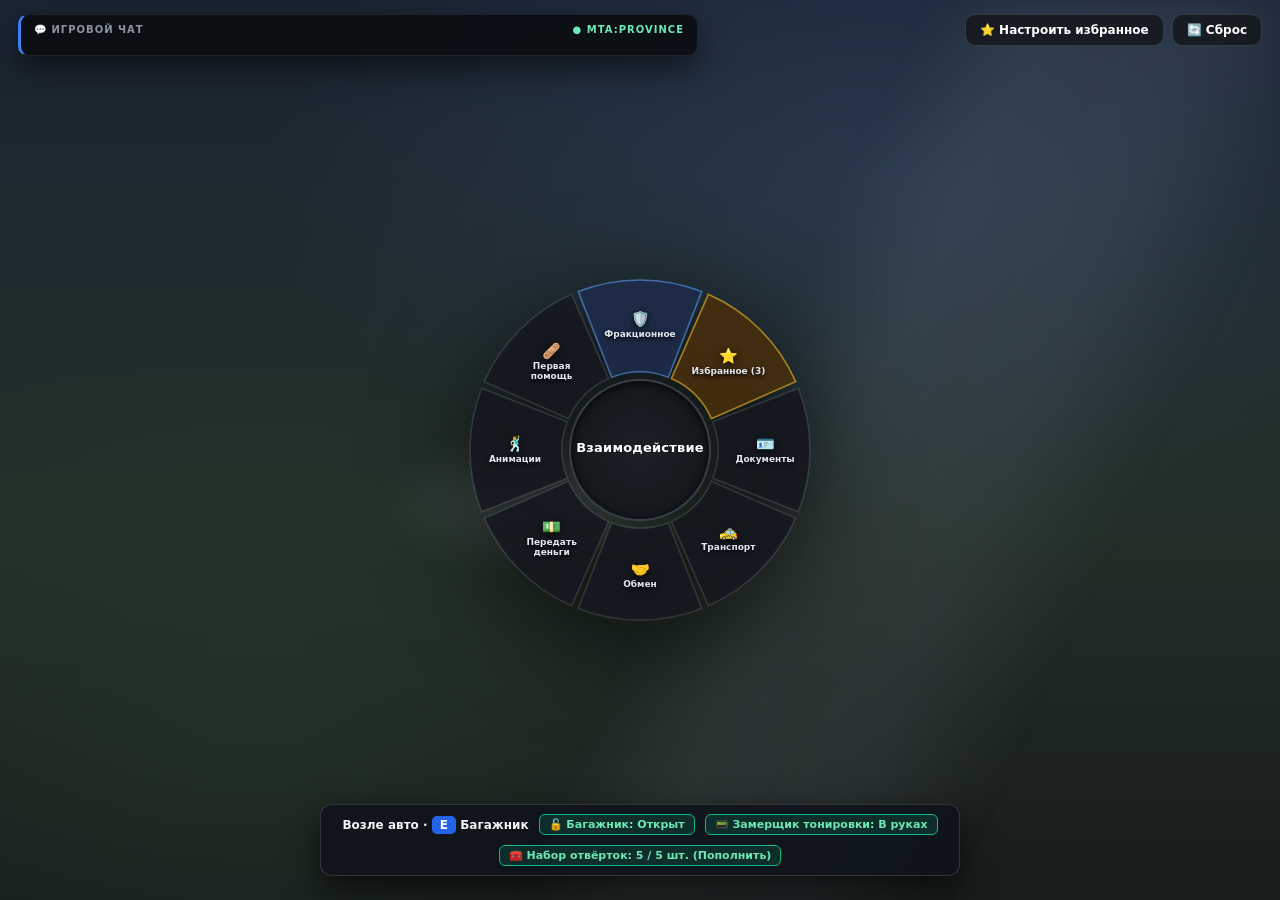
<file: apps/mvd-radial.html>
<!DOCTYPE html>
<html lang="ru">
<head>
<meta charset="UTF-8">
<meta name="viewport" content="width=device-width,initial-scale=1">
<title>МВД · Фракционное радиальное меню</title>
<style>
*{box-sizing:border-box;margin:0;padding:0;user-select:none;-webkit-user-select:none}
:root{
  --bg:#0d0e11;
  --slot:#27292e;
  --slot-hover:#32353c;
  --slot-line:rgba(255,255,255,.06);
  --txt:#f3f4f6;
  --mut:#8e95a2;
  --red:#ef4444;
  --orange:#f59e0b;
  --green:#10b981;
  --acc:#3b82f6;
}
html,body{width:100%;height:100%;overflow:hidden;background:#0d0e11;color:var(--txt);font-family:Inter,system-ui,-apple-system,'Segoe UI',Roboto,sans-serif;font-size:13px}

#gameScene{
  position:relative;
  width:100%;
  height:100vh;
  background:
    radial-gradient(900px 500px at 70% 20%,rgba(65,95,135,.32),transparent 70%),
    radial-gradient(800px 600px at 20% 80%,rgba(40,65,45,.38),transparent 70%),
    linear-gradient(180deg,#1a2433 0%,#232f28 58%,#181c1b 100%);
  display:flex;
  align-items:center;
  justify-content:center;
  overflow:hidden;
}
.road-bg{
  position:absolute;
  inset:0;
  background:
    radial-gradient(220px 100px at 42% 56%,rgba(210,220,235,.22),transparent 70%),
    linear-gradient(115deg,transparent 55%,rgba(120,130,145,.16) 62%,rgba(90,100,115,.22) 72%,transparent 80%);
  filter:blur(14px);
  pointer-events:none;
}

#rpChat{
  position:fixed;
  top:14px;
  left:18px;
  width:680px;
  max-width:calc(100vw - 36px);
  z-index:500;
  pointer-events:none;
}
.chat-box{
  background:rgba(10,12,16,.86);
  backdrop-filter:blur(10px);
  border:1px solid rgba(255,255,255,.08);
  border-left:3px solid var(--acc);
  border-radius:10px;
  padding:9px 13px;
  box-shadow:0 12px 32px rgba(0,0,0,.55);
  pointer-events:auto;
  max-height:205px;
  overflow-y:auto;
  min-height:42px;
}
.chat-hdr{display:flex;justify-content:space-between;align-items:center;font-size:10px;text-transform:uppercase;letter-spacing:1px;color:var(--mut);font-weight:800;margin-bottom:5px}
.chat-line{font-size:12px;line-height:1.48;margin-bottom:4px;text-shadow:0 1px 2px rgba(0,0,0,.9)}
.chat-line.me{color:#e879f9;font-weight:600}
.chat-line.mega-yellow{color:#fde047;font-weight:800}
.chat-line.mega-red{color:#ff5c5c;font-weight:900}
.chat-line.mega-cyan{color:#38bdf8;font-weight:900}
.chat-line.sys-info{color:#6ee7b7;font-weight:800}
.chat-line.sys-warn{color:#fbbf24;font-weight:800}
.chat-line.err{color:#f87171;font-weight:700}

#towHudBadge{
  position:fixed;
  top:58px;
  right:18px;
  z-index:510;
  background:rgba(18,24,34,.94);
  border:1px solid rgba(245,158,11,.45);
  border-left:4px solid #f59e0b;
  border-radius:12px;
  padding:10px 14px;
  box-shadow:0 12px 30px rgba(0,0,0,.6);
  display:none;
  min-width:250px;
}
.th-title{font-size:11px;font-weight:900;text-transform:uppercase;letter-spacing:.7px;color:#fcd34d}
.th-sub{font-size:11.5px;color:#e2e8f0;margin-top:3px;font-weight:600}
.th-timer{font-size:14px;font-weight:900;color:#34d399;margin-top:4px}

#demoTopCtl{
  position:fixed;
  top:14px;
  right:18px;
  z-index:520;
  display:flex;
  gap:8px;
  align-items:center;
}
.d-btn{
  background:rgba(22,25,32,.92);
  border:1px solid rgba(255,255,255,.14);
  color:#fff;
  padding:8px 14px;
  border-radius:10px;
  font-weight:800;
  font-size:12px;
  cursor:pointer;
  transition:.18s;
  font-family:inherit;
}
.d-btn:hover{border-color:var(--acc)}
.d-btn.warn:hover{border-color:var(--red);color:#fca5a5}
.d-btn.fav-active{background:rgba(245,158,11,.22);border-color:#fbbf24;color:#fde047}

#trunkKeyHint{
  position:fixed;
  bottom:24px;
  left:50%;
  transform:translateX(-50%);
  z-index:250;
  background:rgba(15,20,28,.92);
  border:1px solid rgba(255,255,255,.14);
  padding:9px 16px;
  border-radius:12px;
  display:flex;
  align-items:center;
  gap:10px;
  font-weight:700;
  font-size:12px;
  box-shadow:0 14px 35px rgba(0,0,0,.65);
  flex-wrap:wrap;
  justify-content:center;
  max-width:96vw;
}
#trunkKeyHint kbd{background:#2563eb;color:#fff;padding:2px 8px;border-radius:5px;font-weight:900;font-family:inherit}
.trunk-toggle{padding:3px 9px;border-radius:6px;font-size:11px;font-weight:800;cursor:pointer;border:1px solid #10b981;background:rgba(16,185,129,.15);color:#6ee7b7}
.trunk-toggle.closed{border-color:#ef4444;background:rgba(239,68,68,.15);color:#fca5a5}

/* Радиальное меню */
#radialWrap{
  position:relative;
  width:600px;
  height:600px;
  display:flex;
  align-items:center;
  justify-content:center;
  z-index:100;
}
.radial-svg{
  position:absolute;
  inset:0;
  width:600px;
  height:600px;
  overflow:visible;
  filter:drop-shadow(0 22px 50px rgba(0,0,0,.75));
}
.r-sector{
  fill:rgba(22,25,32,.9);
  stroke:rgba(255,255,255,.12);
  stroke-width:1.6px;
  cursor:pointer;
  transition:fill .18s,stroke .18s;
}
.r-sector:hover{
  fill:rgba(45,53,68,.95);
  stroke:rgba(148,163,184,.45);
}
.r-sector.fac-sec{
  fill:rgba(30,44,74,.94);
  stroke:rgba(96,165,250,.55);
}
.r-sector.fac-sec:hover,.r-sector.fac-sec.active{
  fill:rgba(37,99,235,.9);
  stroke:#93c5fd;
}
/* Сектор Избранное */
.r-sector.fav-sec{
  fill:rgba(68,46,14,.94);
  stroke:rgba(251,191,36,.6);
}
.r-sector.fav-sec:hover,.r-sector.fav-sec.active{
  fill:rgba(217,119,6,.92);
  stroke:#fde047;
}

.r-sub-sector{
  fill:rgba(20,30,52,.96);
  stroke:rgba(96,165,250,.55);
  stroke-width:1.5px;
  cursor:pointer;
  transition:fill .18s,stroke .18s;
}
.r-sub-sector:hover{
  fill:rgba(37,99,235,.92);
  stroke:#ffffff;
}
.r-sub-sector.fav-sub-sec{
  fill:rgba(58,38,12,.96);
  stroke:rgba(251,191,36,.65);
}
.r-sub-sector.fav-sub-sec:hover{
  fill:rgba(217,119,6,.92);
  stroke:#fef08a;
}
.r-sub-sector.attach-sec{
  fill:rgba(68,40,18,.96);
  stroke:rgba(251,191,36,.65);
}
.r-sub-sector.attach-sec:hover{
  fill:rgba(217,119,6,.92);
  stroke:#fef08a;
}
.r-sub-sector.lockpick-sec{
  fill:rgba(76,29,149,.95);
  stroke:rgba(192,132,252,.7);
}
.r-sub-sector.lockpick-sec:hover{
  fill:rgba(124,58,237,.95);
  stroke:#f3e8ff;
}
.r-sub-sector.unseat-sec{
  fill:rgba(18,58,48,.96);
  stroke:rgba(52,211,153,.65);
}
.r-sub-sector.unseat-sec:hover{
  fill:rgba(5,150,105,.92);
  stroke:#a7f3d0;
}
.r-sub-sector.tow-sec{
  fill:rgba(58,36,14,.96);
  stroke:rgba(251,191,36,.6);
}
.r-sub-sector.tow-sec:hover{
  fill:rgba(217,119,6,.92);
  stroke:#fde68a;
}
.r-sub-sector.stop-sec{
  fill:rgba(127,29,29,.95);
  stroke:#f87171;
}
.r-sub-sector.stop-sec:hover{
  fill:#dc2626;
  stroke:#fff;
}

.radial-center{
  position:relative;
  z-index:5;
  width:142px;
  height:142px;
  border-radius:50%;
  background:radial-gradient(circle,#1c2026 0%,#121519 100%);
  border:2px solid rgba(148,163,184,.28);
  box-shadow:inset 0 2px 10px rgba(0,0,0,.85);
  display:flex;
  flex-direction:column;
  align-items:center;
  justify-content:center;
  text-align:center;
  padding:14px;
  cursor:pointer;
}
.rc-title{font-weight:800;font-size:13px;color:#fff;letter-spacing:.2px}
.rc-sub{font-size:10.5px;color:var(--mut);margin-top:5px;line-height:1.3}

.r-labels{position:absolute;inset:0;pointer-events:none;z-index:4}
.r-lbl{position:absolute;transform:translate(-50%,-50%);display:flex;flex-direction:column;align-items:center;gap:2px;text-align:center;width:82px}
.r-lbl .ic{font-size:15px;filter:drop-shadow(0 2px 4px rgba(0,0,0,.8))}
.r-lbl .nm{font-size:9px;font-weight:800;color:#e2e8f0;text-shadow:0 2px 4px rgba(0,0,0,.95);line-height:1.1}

.act-modal-back{
  position:fixed;
  inset:0;
  z-index:580;
  background:rgba(5,7,12,.82);
  backdrop-filter:blur(8px);
  display:none;
  align-items:center;
  justify-content:center;
  padding:16px;
}
.act-modal{
  width:680px;
  max-width:96vw;
  background:#161b24;
  border:1px solid rgba(255,255,255,.14);
  border-radius:16px;
  padding:18px 20px;
  box-shadow:0 25px 70px rgba(0,0,0,.75);
  max-height:88vh;
  overflow-y:auto;
}
.act-m-title{font-weight:900;font-size:16px;color:#fff;margin-bottom:12px;display:flex;align-items:center;justify-content:space-between;gap:10px;flex-wrap:wrap}
.act-opt{
  display:flex;
  align-items:center;
  justify-content:space-between;
  gap:12px;
  padding:11px 14px;
  border-radius:11px;
  background:#1f2633;
  border:1px solid rgba(255,255,255,.08);
  margin-bottom:8px;
  cursor:pointer;
  transition:.15s;
}
.act-opt:hover{border-color:#60a5fa;background:#263145}
.act-opt.disabled{opacity:.45;cursor:not-allowed}
.act-opt b{font-size:13px;color:#fff;display:block}
.act-opt span{font-size:11.5px;color:#94a3b8;line-height:1.45;display:block;margin-top:3px}
.tow-info-card{
  background:rgba(245,158,11,.08);
  border:1px solid rgba(245,158,11,.32);
  border-radius:12px;
  padding:12px 14px;
  font-size:12px;
  color:#e2e8f0;
  line-height:1.55;
  margin-bottom:14px;
}
.tow-info-card b{color:#fcd34d}

/* СТИЛИ 3 МИНИ-ИГР ВЗЛОМА НАРУЧНИКОВ (НАБОР ОТВЁРТОК 5 ШТ.) */
.lockpick-box{
  background:#111621;
  border:1px solid #2b384e;
  border-radius:14px;
  padding:18px;
  text-align:center;
  margin-bottom:14px;
}
.lp-steps{
  display:flex;
  justify-content:center;
  gap:10px;
  margin-bottom:14px;
  flex-wrap:wrap;
}
.lp-step{
  padding:6px 12px;
  border-radius:9px;
  font-size:11.5px;
  font-weight:800;
  background:#192130;
  border:1px solid #2e3d56;
  color:#8e95a2;
}
.lp-step.active{
  background:rgba(124,58,237,.22);
  border-color:#c084fc;
  color:#fff;
  box-shadow:0 0 12px rgba(192,132,252,.25);
}
.lp-step.done{
  background:rgba(16,185,129,.2);
  border-color:#34d399;
  color:#6ee7b7;
}
.lp-kit-bar{
  display:flex;
  align-items:center;
  justify-content:space-between;
  background:rgba(245,158,11,.1);
  border:1px solid rgba(245,158,11,.35);
  border-radius:10px;
  padding:9px 14px;
  margin-bottom:14px;
  font-size:12.5px;
  font-weight:800;
}
.lp-track{
  position:relative;
  height:30px;
  background:#192130;
  border:1px solid #334155;
  border-radius:14px;
  overflow:hidden;
  margin:14px 0;
}
.lp-zone{
  position:absolute;
  top:0;
  bottom:0;
  left:36%;
  width:28%;
  background:rgba(16,185,129,.28);
  border-left:2px solid #10b981;
  border-right:2px solid #10b981;
}
.lp-cursor{
  position:absolute;
  top:2px;
  bottom:2px;
  width:10px;
  border-radius:5px;
  background:#fbbf24;
  box-shadow:0 0 12px #fbbf24;
  left:0%;
}
/* Мини-игра 2: 3 штифта замка */
.lp-pins-wrap{
  display:flex;
  justify-content:center;
  gap:22px;
  margin:16px 0;
}
.lp-pin-col{
  width:64px;
  height:140px;
  background:#182030;
  border:2px solid #334155;
  border-radius:12px;
  position:relative;
  overflow:hidden;
}
.lp-pin-col.active{border-color:#c084fc;box-shadow:0 0 14px rgba(192,132,252,.35)}
.lp-pin-col.locked{border-color:#10b981;background:rgba(16,185,129,.1)}
.lp-pin-target{
  position:absolute;
  left:0;
  right:0;
  top:34%;
  height:26%;
  background:rgba(16,185,129,.25);
  border-top:2px dashed #34d399;
  border-bottom:2px dashed #34d399;
}
.lp-pin-bar{
  position:absolute;
  left:12px;
  right:12px;
  height:22px;
  border-radius:6px;
  background:linear-gradient(180deg,#fbbf24,#d97706);
  box-shadow:0 0 10px rgba(251,191,36,.6);
  top:70%;
}
/* Мини-игра 3: Силовой проворот пружины */
.lp-power-wrap{
  height:32px;
  background:#182030;
  border:2px solid #334155;
  border-radius:16px;
  overflow:hidden;
  margin:14px 0;
  position:relative;
}
.lp-power-fill{
  height:100%;
  width:0%;
  background:linear-gradient(90deg,#3b82f6,#10b981);
  transition:width .06s linear;
}

.mega-owner-box{
  background:rgba(37,99,235,.08);
  border:1px dashed rgba(96,165,250,.4);
  border-radius:12px;
  padding:12px;
  margin-bottom:14px;
}
.mega-owner-title{font-size:11px;font-weight:800;text-transform:uppercase;letter-spacing:.8px;color:#93c5fd;margin-bottom:8px}
.mega-owner-row{display:flex;gap:8px;flex-wrap:wrap;align-items:center}
.mega-inp,.mega-sel{
  background:#111620;
  border:1px solid rgba(255,255,255,.15);
  color:#fff;
  padding:8px 11px;
  border-radius:9px;
  font-size:12.5px;
  font-family:inherit;
  outline:none;
}
.mega-inp:focus,.mega-sel:focus{border-color:#60a5fa}
.mega-badge-audio{
  display:inline-flex;
  align-items:center;
  gap:4px;
  font-size:10.5px;
  font-weight:800;
  color:#34d399;
  background:rgba(16,185,129,.14);
  border:1px solid rgba(16,185,129,.35);
  padding:2px 7px;
  border-radius:6px;
  margin-left:6px;
}

/* ================= СЛУЖЕБНОЕ УДОСТОВЕРЕНИЕ МВД РФ ================= */
#idCardModal{
  position:fixed;
  inset:0;
  z-index:600;
  background:rgba(5,7,11,.82);
  backdrop-filter:blur(10px);
  display:none;
  flex-direction:column;
  align-items:center;
  justify-content:center;
  gap:22px;
  padding:20px;
  animation:fadeIn .2s;
}
@keyframes fadeIn{from{opacity:0}}
.mvd-id-wallet{
  width:740px;
  max-width:96vw;
  background:linear-gradient(145deg,#5a121b,#3b0a10 50%,#4d0f17);
  border:3px solid #781d27;
  border-radius:18px;
  padding:18px;
  box-shadow:0 35px 90px rgba(0,0,0,.85),inset 0 2px 4px rgba(255,255,255,.15);
  display:grid;
  grid-template-columns:1fr 1fr;
  gap:16px;
  position:relative;
}
.mvd-id-wallet::after{
  content:'';
  position:absolute;
  top:10px;
  bottom:10px;
  left:50%;
  width:4px;
  transform:translateX(-50%);
  background:linear-gradient(90deg,rgba(0,0,0,.65),rgba(255,255,255,.08),rgba(0,0,0,.65));
}
.id-page{
  background:
    radial-gradient(circle at 80% 20%,rgba(59,130,246,.08),transparent 55%),
    repeating-linear-gradient(45deg,rgba(180,195,215,.06) 0px,rgba(180,195,215,.06) 2px,transparent 2px,transparent 6px),
    linear-gradient(135deg,#f8fafc,#e2e8f0);
  border:1px solid #94a3b8;
  border-radius:10px;
  padding:16px 18px;
  color:#0f172a;
  position:relative;
  overflow:hidden;
  box-shadow:inset 0 0 18px rgba(15,23,42,.12);
}
.id-tri-bar{
  height:6px;
  background:linear-gradient(90deg,#ffffff 0%,#ffffff 33%,#1d4ed8 33%,#1d4ed8 66%,#dc2626 66%,#dc2626 100%);
  border-radius:3px;
  margin-bottom:10px;
  border:1px solid rgba(0,0,0,.1);
}
.id-min-hdr{text-align:center;font-weight:900;font-size:10px;letter-spacing:.7px;text-transform:uppercase;color:#1e293b;line-height:1.25}
.id-emblem{
  width:56px;
  height:56px;
  margin:10px auto 8px;
  border-radius:50%;
  background:radial-gradient(circle,#fef08a,#ca8a04);
  border:2px solid #854d0e;
  display:flex;
  align-items:center;
  justify-content:center;
  font-size:26px;
  box-shadow:0 4px 12px rgba(0,0,0,.25);
}
.id-big-code{text-align:center;font-weight:900;font-size:15px;letter-spacing:1.8px;color:#7f1d1d;margin-top:4px}
.id-sub-dep{text-align:center;font-weight:800;font-size:10.5px;color:#1e293b;margin-top:5px;line-height:1.3}
.id-valid{text-align:center;font-size:9.5px;color:#475569;margin-top:12px;font-weight:700}

.id-right-top{font-weight:900;font-size:10.5px;letter-spacing:.5px;color:#7f1d1d;text-transform:uppercase;border-bottom:1.5px solid #cbd5e1;padding-bottom:6px;margin-bottom:10px;display:flex;justify-content:space-between}
.id-body-row{display:flex;gap:14px;align-items:flex-start}
.id-photo{
  width:86px;
  height:112px;
  border-radius:6px;
  background:linear-gradient(180deg,#cbd5e1,#94a3b8);
  border:1.5px solid #475569;
  flex:0 0 86px;
  display:flex;
  flex-direction:column;
  align-items:center;
  justify-content:flex-end;
  overflow:hidden;
  position:relative;
}
.id-holo{
  position:absolute;
  right:4px;
  bottom:4px;
  width:22px;
  height:22px;
  border-radius:50%;
  background:conic-gradient(from 45deg,#38bdf8,#a78bfa,#34d399,#facc15,#38bdf8);
  opacity:.75;
  border:1px solid #fff;
}
.id-fields{flex:1;font-size:11.5px;line-height:1.35}
.id-f-lbl{font-size:8.5px;text-transform:uppercase;color:#64748b;font-weight:800;letter-spacing:.5px}
.id-f-val{font-weight:900;font-size:12.5px;color:#0f172a;margin-bottom:5px}
.id-stamp{
  position:absolute;
  right:12px;
  bottom:10px;
  width:54px;
  height:54px;
  border-radius:50%;
  border:2px dashed rgba(29,78,216,.55);
  color:rgba(29,78,216,.65);
  font-size:6.5px;
  font-weight:900;
  display:flex;
  align-items:center;
  justify-content:center;
  text-align:center;
  transform:rotate(-14deg);
  pointer-events:none;
}
.id-outside-close{
  background:linear-gradient(135deg,#2563eb,#1d4ed8);
  border:1px solid #93c5fd;
  color:#fff;
  padding:11px 28px;
  border-radius:12px;
  font-weight:800;
  font-size:13.5px;
  cursor:pointer;
  box-shadow:0 10px 30px rgba(0,0,0,.6);
  transition:.18s;
}
.id-outside-close:hover{filter:brightness(1.12);transform:translateY(-1px)}

/* ================= ИНВЕНТАРЬ ИГРОКА И ОТДЕЛЬНЫЙ БАГАЖНИК ================= */
#invOverlay{
  position:fixed;
  inset:0;
  z-index:300;
  background:radial-gradient(900px 600px at 50% 48%,#161920 0%,#0d0e12 75%);
  display:none;
  flex-direction:column;
  justify-content:center;
  align-items:center;
  padding:42px 32px 20px;
}
.inv-container{width:100%;max-width:980px}
.inv-container.trunk-only{max-width:520px}

.inv-top{display:flex;justify-content:space-between;align-items:flex-start;margin-bottom:16px}
.inv-h1{font-size:23px;font-weight:900;letter-spacing:.6px;text-transform:uppercase;color:#fff}
.inv-player-row{display:flex;align-items:center;gap:60px;margin-top:4px;font-size:15px;color:#8e95a2;font-weight:600}
.inv-esc{display:flex;align-items:center;gap:10px;color:#d1d5db;font-size:12.5px;font-weight:600;cursor:pointer}
.inv-esc kbd{background:#27292e;border:1px solid rgba(255,255,255,.1);padding:5px 10px;border-radius:5px;font-family:inherit;font-weight:800;color:#fff}

.inv-grid-player{
  display:grid;
  grid-template-columns:330px 440px;
  justify-content:space-between;
  gap:32px;
  align-items:start;
}
#trunkOnlyView{display:none;width:100%}

.inv-col-bar{
  height:42px;
  background:#222429;
  border-radius:6px;
  padding:0 16px;
  display:flex;
  align-items:center;
  justify-content:space-between;
  font-weight:700;
  font-size:13.5px;
  color:#e5e7eb;
  margin-bottom:14px;
}
.inv-col-bar .bar-left{display:flex;align-items:center;gap:10px;color:#d1d5db}
.inv-col-bar .bar-tools{display:flex;gap:6px}
.bar-tool{width:28px;height:28px;border-radius:5px;background:#2f3238;border:none;color:#cbd5e1;font-size:11px;font-weight:800;cursor:pointer}

.char-area{display:grid;grid-template-columns:76px 1fr 76px;gap:12px;align-items:start}
.char-col{display:flex;flex-direction:column;gap:9px}
.char-col-lbl{font-size:11px;color:#9ca3af;font-weight:600;margin-bottom:2px}
.char-mid{display:flex;flex-direction:column;align-items:center;gap:20px;padding-top:20px}

.ring-box{position:relative;width:78px;height:78px;display:flex;align-items:center;justify-content:center}
.ring-box svg{width:78px;height:78px;transform:rotate(-90deg)}
.ring-inner{position:absolute;inset:0;display:flex;flex-direction:column;align-items:center;justify-content:center;gap:2px;font-weight:800;font-size:11px;color:#fff}

.quick-wrap{margin-top:20px}
.quick-head{font-size:12px;color:#9ca3af;font-weight:700;margin-bottom:10px;display:flex;align-items:center;gap:8px}
.quick-grid{display:grid;grid-template-columns:repeat(5,1fr);gap:8px}

.islot{
  aspect-ratio:1/1;
  background:var(--slot);
  border:1px solid var(--slot-line);
  border-radius:6px;
  position:relative;
  display:flex;
  align-items:center;
  justify-content:center;
  cursor:pointer;
  transition:background .15s,border-color .15s;
  padding:8px;
}
.islot:hover{background:var(--slot-hover);border-color:rgba(255,255,255,.2)}
.islot svg{width:80%;height:80%;display:block;filter:drop-shadow(0 3px 5px rgba(0,0,0,.45));transition:transform .15s}
.islot:hover svg{transform:scale(1.07)}
.islot .s-qty{position:absolute;right:6px;bottom:4px;font-size:10.5px;font-weight:800;color:#d1d5db}
.islot .s-num{position:absolute;left:6px;top:4px;font-size:10px;color:#6b7280;font-weight:700}
.islot .s-plus{font-size:22px;color:#4b5563;font-weight:300}

.inv-slots-5{display:grid;grid-template-columns:repeat(5,1fr);gap:8px}
.weight-bar{display:flex;justify-content:space-between;align-items:center;margin-top:14px;font-size:12px;color:#9ca3af;font-weight:700}
.weight-bar .w-line{flex:1;height:1px;background:rgba(255,255,255,.08);margin:0 12px}
.weight-bar b{color:#fff}

.handover-box{
  margin-top:16px;
  background:#1c1f26;
  border:1px solid rgba(255,255,255,.08);
  border-radius:8px;
  padding:12px 14px;
  display:flex;
  align-items:center;
  justify-content:space-between;
  gap:10px;
}
.handover-btn{
  background:linear-gradient(135deg,#2563eb,#1d4ed8);
  border:1px solid #60a5fa;
  color:#fff;
  padding:8px 14px;
  border-radius:7px;
  font-weight:800;
  font-size:12px;
  cursor:pointer;
  white-space:nowrap;
}
.handover-btn:disabled{opacity:.4;cursor:not-allowed}

#itemPopover{
  position:fixed;
  z-index:650;
  width:240px;
  background:#2b2f38;
  border:1px solid rgba(255,255,255,.16);
  border-radius:9px;
  padding:14px;
  box-shadow:0 22px 55px rgba(0,0,0,.85);
  display:none;
}
.ip-title{font-weight:800;font-size:13.5px;color:#fff;margin-bottom:8px}
.ip-row{display:flex;align-items:center;gap:8px;font-size:11.5px;color:#d1d5db;margin-bottom:5px;font-weight:600}
.ip-desc{font-size:11px;color:#9ca3af;line-height:1.45;margin:8px 0 6px}
.ip-seize-btn{
  margin-top:10px;
  width:100%;
  padding:9px 12px;
  border-radius:6px;
  border:1px solid #f87171;
  background:linear-gradient(135deg,#dc2626,#991b1b);
  color:#fff;
  font-weight:800;
  font-size:12px;
  cursor:pointer;
}
</style>
</head>
<body>

<!-- ЧИСТЫЙ ЧАТ БЕЗ ЛЮБЫХ ПОДСКАЗОК -->
<div id="rpChat">
  <div class="chat-box" id="chatBox">
    <div class="chat-hdr">
      <span>💬 Игровой чат</span>
      <span style="color:#6ee7b7">● MTA:Province</span>
    </div>
    <div id="chatMessages"></div>
  </div>
</div>

<!-- Виджет статуса эвакуации ТС -->
<div id="towHudBadge">
  <div class="th-title" id="towHudTitle">🪝 Эвакуация автомобиля</div>
  <div class="th-sub" id="towHudSub">Toyota Camry XV70 (А777АА 77)</div>
  <div class="th-timer" id="towHudTimer">Осталось: 05:00</div>
</div>

<div id="demoTopCtl">
  <button class="d-btn" onclick="openFavoritesCatalogModal()">⭐ Настроить избранное</button>
  <button class="d-btn" onclick="resetDemo()">🔄 Сброс</button>
</div>

<input type="file" id="megaOwnerAudioInp" accept="audio/*" style="display:none">

<div id="gameScene">
  <div class="road-bg"></div>

  <div id="radialWrap">
    <svg class="radial-svg" viewBox="0 0 600 600" id="radialSvg"></svg>
    <div class="r-labels" id="radialLabels"></div>
    <div class="radial-center" id="radialCenter" onclick="closeAllArcs()">
      <div class="rc-title" id="rcTitle">Взаимодействие</div>
      <div class="rc-sub" id="rcSub"></div>
    </div>
  </div>

  <div id="trunkKeyHint">
    <span onclick="tryOpenTrunkSearch()" style="cursor:pointer">Возле авто · <kbd>E</kbd> Багажник</span>
    <span class="trunk-toggle" id="btnTrunkLock" onclick="toggleTrunkLock()">🔓 Багажник: Открыт</span>
    <span class="trunk-toggle" id="btnTintMeter" onclick="toggleTintMeter()">📟 Замерщик тонировки: В руках</span>
    <span class="trunk-toggle" id="btnScrewdriverKit" onclick="refillScrewdriverKit()">🧰 Набор отвёрток: 5 / 5 шт. (Пополнить)</span>
  </div>
</div>

<div class="act-modal-back" id="actModalBack" onclick="if(event.target===this)closeActModal()">
  <div class="act-modal" id="actModalBox"></div>
</div>

<div id="idCardModal" onclick="if(event.target===this)closeIdCard()">
  <div class="mvd-id-wallet">
    <div class="id-page">
      <div class="id-tri-bar"></div>
      <div class="id-min-hdr">МИНИСТЕРСТВО ВНУТРЕННИХ ДЕЛ<br>РОССИЙСКОЙ ФЕДЕРАЦИИ</div>
      <div class="id-emblem">🦅</div>
      <div class="id-big-code">МВД РОССИИ</div>
      <div class="id-sub-dep">УПРАВЛЕНИЕ МИНИСТЕРСТВА ВНУТРЕННИХ ДЕЛ<br>ПО РЕСПУБЛИКЕ ПРОВИНЦИЯ<br><strong>г. ПРИВОЛЖСК</strong></div>
      <div class="id-valid">Настоящее удостоверение является официальным документом, подтверждающим личность и полномочия сотрудника органов внутренних дел.</div>
    </div>
    <div class="id-page">
      <div class="id-right-top">
        <span>УДОСТОВЕРЕНИЕ</span>
        <span>№ 748291</span>
      </div>
      <div class="id-body-row">
        <div class="id-photo">
          <svg viewBox="0 0 80 100" style="width:100%;height:100%">
            <rect width="80" height="100" fill="#cbd5e1"/>
            <circle cx="40" cy="34" r="16" fill="#475569"/>
            <path d="M12 98 C12 66, 68 66, 68 98 Z" fill="#1e3a8a"/>
            <path d="M26 70 L40 88 L54 70" fill="#ffffff"/>
            <path d="M38 74 L42 74 L41 92 L39 92 Z" fill="#1e293b"/>
            <rect x="14" y="68" width="12" height="5" rx="1" fill="#eab308"/>
            <rect x="54" y="68" width="12" height="5" rx="1" fill="#eab308"/>
          </svg>
          <div class="id-holo" title="Голограмма МВД"></div>
        </div>
        <div class="id-fields">
          <div class="id-f-lbl">Фамилия, Имя</div>
          <div class="id-f-val">ХОЛМС Евгений</div>
          <div class="id-f-lbl">Специальное звание</div>
          <div class="id-f-val" style="color:#1e3a8a">Капитан полиции</div>
          <div class="id-f-lbl">Должность и подразделение</div>
          <div class="id-f-val" style="font-size:11px;line-height:1.25">Оперуполномоченный ОУР · УМВД по Республике Провинция (г. Приволжск)</div>
          <div class="id-f-lbl">Личный номер / UID</div>
          <div class="id-f-val" style="font-size:11px;margin-bottom:0">Ж-748291 · UID #K8W4C6</div>
        </div>
      </div>
      <div class="id-stamp">МВД РФ<br>УМВД ПО РП<br>ПРИВОЛЖСК</div>
    </div>
  </div>
  <button class="id-outside-close" onclick="closeIdCard()">Закрыть удостоверение</button>
</div>

<!-- ОКНО ОБЫСКА ИГРОКА ИЛИ БАГАЖНИКА АВТОМОБИЛЯ -->
<div id="invOverlay">
  <div class="inv-container" id="invContainer">
    <div class="inv-top">
      <div>
        <div class="inv-h1" id="invHeaderTitle">ИНВЕНТАРЬ</div>
        <div class="inv-player-row" id="invHeaderSub">
          <span>Sergey_Vorovskoy</span>
          <span>25 110 ₽</span>
        </div>
      </div>
      <div class="inv-esc" onclick="switchScene('radial')">
        <span>Выйти</span>
        <kbd>ESC</kbd>
      </div>
    </div>

    <div class="inv-grid-player" id="playerOnlyView">
      <div>
        <div class="inv-col-bar">
          <div class="bar-left"><span>👤</span><span>Персонаж</span></div>
        </div>
        <div class="char-area">
          <div class="char-col">
            <div class="char-col-lbl">Аксессуары</div>
            <div class="islot" id="eqHat"></div>
            <div class="islot" id="eqMask"></div>
            <div class="islot" id="eqShirt"></div>
            <div class="islot" id="eqUmbrella"></div>
          </div>

          <div class="char-mid">
            <div class="ring-box">
              <svg viewBox="0 0 80 80"><circle cx="40" cy="40" r="34" fill="#181a20" stroke="#ef4444" stroke-width="5"/></svg>
              <div class="ring-inner"><span style="color:#ef4444;font-size:18px">❤️</span><span>100%</span></div>
            </div>
            <div class="ring-box">
              <svg viewBox="0 0 80 80"><circle cx="40" cy="40" r="34" fill="#181a20" stroke="#d97706" stroke-width="5"/></svg>
              <div class="ring-inner"><span style="color:#f59e0b;font-size:18px">🍗</span><span>100%</span></div>
            </div>
            <div class="ring-box">
              <svg viewBox="0 0 80 80"><circle cx="40" cy="40" r="34" fill="#181a20" stroke="#2a2d35" stroke-width="5"/></svg>
              <div class="ring-inner" style="opacity:.35"><span style="font-size:18px">🦺</span></div>
            </div>
          </div>

          <div class="char-col">
            <div class="char-col-lbl">Руки</div>
            <div class="islot" id="eqHands"></div>
            <div class="char-col-lbl" style="margin-top:38px">Основное</div>
            <div class="islot" id="eqSuit"></div>
            <div class="islot" id="eqBag"></div>
          </div>
        </div>

        <div class="quick-wrap">
          <div class="quick-head"><span>⊞</span><span>Быстрый доступ</span></div>
          <div class="quick-grid">
            <div class="islot"><span class="s-num">1</span><span class="s-plus">+</span></div>
            <div class="islot"><span class="s-num">2</span><span class="s-plus">+</span></div>
            <div class="islot"><span class="s-num">3</span><span class="s-plus">+</span></div>
            <div class="islot"><span class="s-num">4</span><span class="s-plus">+</span></div>
            <div class="islot"><span class="s-num">5</span><span class="s-plus">+</span></div>
          </div>
        </div>
      </div>

      <div>
        <div class="inv-col-bar">
          <div class="bar-left"><span>📦</span><span>Инвентарь</span></div>
          <div class="bar-tools">
            <button class="bar-tool">↓↑</button>
            <button class="bar-tool">⊞</button>
          </div>
        </div>
        <div class="inv-slots-5" id="mainInvGrid"></div>

        <div class="inv-col-bar" style="margin-top:16px">
          <div class="bar-left"><span>🎒</span><span>Рюкзак</span></div>
          <div class="bar-tools">
            <button class="bar-tool">↓↑</button>
            <button class="bar-tool">⊞</button>
          </div>
        </div>
        <div class="inv-slots-5" id="backpackGrid"></div>

        <div class="weight-bar">
          <span>Общий вес</span>
          <div class="w-line"></div>
          <b id="totalWeightTxt">4.85 кг</b>
        </div>
      </div>
    </div>

    <div id="trunkOnlyView">
      <div class="inv-col-bar">
        <div class="bar-left"><span>🚘</span><span>Багажник автомобиля</span></div>
        <div class="bar-tools">
          <button class="bar-tool">↓↑</button>
          <button class="bar-tool">⊞</button>
        </div>
      </div>
      <div class="inv-slots-5" id="trunkGrid"></div>
    </div>

    <div class="handover-box">
      <div>
        <div style="font-weight:800;font-size:12.5px;color:#fff">Камера хранения вещдоков МВД</div>
        <div style="font-size:11px;color:#9ca3af;margin-top:2px" id="seizedInfoTxt">Изъято нелегальных предметов: 0 шт.</div>
      </div>
      <button class="handover-btn" id="btnHandover" onclick="handoverToDutyOfficer()" disabled>📦 Сдать изъятое дежурному</button>
    </div>
  </div>
</div>

<div id="itemPopover"></div>

<script>
/* ===================== ПРОВЕРКА РЕЖИМА ВЛАДЕЛЬЦА И РЕПОЗИТОРИЯ ===================== */
var REPO = (function() {
  var h = location.hostname, p = location.pathname;
  if (!/\.github\.io$/.test(h)) return 'noxyholmes/mta-province-ideas';
  var owner = h.replace(/\.github\.io$/, '');
  var seg = p.split('/').filter(Boolean);
  return owner + '/' + (seg.length ? seg[0] : (owner + '.github.io'));
})();
var BRANCH = 'main';
var MEGA_GH_FILE = 'megaphone_data.json';
var MAIN_KEY_K = 'idea_admin_key';

function isOwnerActive() {
  try {
    if (window.parent && window.parent !== window) {
      if (typeof window.parent.adminMode === 'boolean') return !!window.parent.adminMode;
      var pDoc = window.parent.document;
      if (pDoc && pDoc.body && pDoc.body.classList.contains('adm')) return true;
    }
  } catch (e) {}
  return false;
}

function getOwnerToken() {
  try {
    if (window.parent && window.parent !== window && window.parent.localStorage) {
      var t = window.parent.localStorage.getItem(MAIN_KEY_K);
      if (t) return t.trim();
    }
    return (localStorage.getItem(MAIN_KEY_K) || '').trim();
  } catch (e) { return ''; }
}

/* ===================== ИКОНКИ И БАЗОВЫЕ ДАННЫЕ ===================== */
var SVG_ICONS = {
  pistol1: '<svg viewBox="0 0 64 64"><circle cx="32" cy="32" r="24" fill="#d1d5db" opacity=".25"/><g transform="rotate(-22 32 32)"><path d="M12 22h36l2 3v5H28l-3 16h-9l3-16-5-2z" fill="#374151"/><path d="M14 23h32v3H14z" fill="#6b7280"/><rect x="17" y="30" width="6" height="12" rx="1" fill="#4b3621"/></g></svg>',
  ammo2: '<svg viewBox="0 0 64 64"><g transform="translate(15,10)"><path d="M4 16 C4 6, 12 6, 12 16 Z" fill="#b45309"/><rect x="3" y="16" width="10" height="26" rx="1" fill="#d97706"/><rect x="2" y="42" width="12" height="3" fill="#92400e"/></g><g transform="translate(33,10)"><path d="M4 16 C4 6, 12 6, 12 16 Z" fill="#b45309"/><rect x="3" y="16" width="10" height="26" rx="1" fill="#f59e0b"/><rect x="2" y="42" width="12" height="3" fill="#92400e"/></g></svg>',
  pills3: '<svg viewBox="0 0 64 64"><g transform="rotate(-28 32 32)"><rect x="16" y="10" width="32" height="44" rx="5" fill="#cbd5e1" stroke="#94a3b8" stroke-width="1.5"/><line x1="32" y1="12" x2="32" y2="52" stroke="#94a3b8" stroke-width="1"/><ellipse cx="24" cy="18" rx="4" ry="2.5" fill="#38bdf8"/><ellipse cx="40" cy="18" rx="4" ry="2.5" fill="#38bdf8"/><ellipse cx="24" cy="27" rx="4" ry="2.5" fill="#0284c7"/><ellipse cx="40" cy="27" rx="4" ry="2.5" fill="#38bdf8"/><ellipse cx="24" cy="36" rx="4" ry="2.5" fill="#38bdf8"/><ellipse cx="40" cy="36" rx="4" ry="2.5" fill="#0284c7"/><ellipse cx="24" cy="45" rx="4" ry="2.5" fill="#38bdf8"/><ellipse cx="40" cy="45" rx="4" ry="2.5" fill="#38bdf8"/></g></svg>',
  pepsi4: '<svg viewBox="0 0 64 64"><ellipse cx="32" cy="14" rx="13" ry="3.5" fill="#9ca3af"/><rect x="19" y="14" width="26" height="38" rx="4" fill="#1d4ed8"/><ellipse cx="32" cy="52" rx="13" ry="3.5" fill="#6b7280"/><circle cx="32" cy="31" r="8" fill="#ffffff"/><path d="M24 31 A8 8 0 0 1 40 29 L24 33 Z" fill="#ef4444"/><path d="M24 33 L40 31 A8 8 0 0 1 24 33 Z" fill="#1e3a8a"/></svg>',
  knife5: '<svg viewBox="0 0 64 64"><g transform="rotate(-40 32 32)"><path d="M8 29 C18 27, 32 27, 40 30 L38 34 L8 34 Z" fill="#d1d5db"/><path d="M8 29 L38 30 L38 31.5 L8 31 Z" fill="#9ca3af"/><rect x="38" y="27" width="3" height="9" fill="#d97706"/><rect x="41" y="29" width="15" height="6" rx="2" fill="#78350f"/></g></svg>',
  beer6: '<svg viewBox="0 0 64 64"><rect x="29" y="8" width="6" height="4" rx="1" fill="#d97706"/><path d="M29 12 L27 24 L23 29 L23 54 A3 3 0 0 0 26 56 L38 56 A3 3 0 0 0 41 54 L41 29 L37 24 L35 12 Z" fill="#15803d"/><ellipse cx="32" cy="18" rx="4" ry="2.5" fill="#facc15"/><rect x="24" y="34" width="16" height="11" rx="1" fill="#facc15"/><rect x="26" y="37" width="12" height="5" fill="#166534"/></svg>',
  frame_terra: '<svg viewBox="0 0 64 64"><g transform="rotate(-14 32 32)"><rect x="8" y="22" width="48" height="18" rx="2" fill="#9a4a2a" stroke="#5c2814" stroke-width="1.5"/><rect x="12" y="25" width="40" height="10" fill="#7c3a20"/></g></svg>',
  frame_blue: '<svg viewBox="0 0 64 64"><g transform="rotate(-14 32 32)"><rect x="8" y="22" width="48" height="18" rx="2" fill="#3b7a9e" stroke="#1e4963" stroke-width="1.5"/><rect x="12" y="25" width="40" height="10" fill="#2c5e7a"/></g></svg>',
  frame_black: '<svg viewBox="0 0 64 64"><g transform="rotate(-14 32 32)"><rect x="8" y="22" width="48" height="18" rx="2" fill="#1f242d" stroke="#374151" stroke-width="1.5"/><rect x="12" y="25" width="40" height="10" fill="#111318"/></g></svg>',
  pink_ushanka: '<svg viewBox="0 0 64 64"><path d="M16 26 C16 14, 48 14, 48 26 L50 46 L43 46 L42 32 L22 32 L21 46 L14 46 Z" fill="#ec4899"/><rect x="22" y="20" width="20" height="11" rx="2" fill="#f472b6"/><circle cx="32" cy="25" r="2.5" fill="#facc15"/></svg>',
  suit: '<svg viewBox="0 0 64 64"><path d="M26 12h12l4 10v28H22V22z" fill="#f8fafc"/><path d="M30 16h4l1 18-3 4-3-4z" fill="#f472b6"/><path d="M16 14l10-2 4 22v18H14V22z" fill="#3b6998"/><path d="M48 14l-10-2-4 22v18h16V22z" fill="#3b6998"/></svg>',
  dark_bag: '<svg viewBox="0 0 64 64"><rect x="16" y="14" width="32" height="38" rx="8" fill="#181a20" stroke="#374151" stroke-width="1.5"/><circle cx="27" cy="28" r="2" fill="#ef4444"/><circle cx="37" cy="28" r="2" fill="#10b981"/><path d="M25 38h14" stroke="#60a5fa" stroke-width="2"/></svg>',
  sil_head: '<svg viewBox="0 0 64 64" opacity=".2"><circle cx="32" cy="30" r="14" fill="#9ca3af"/></svg>',
  sil_shirt: '<svg viewBox="0 0 64 64" opacity=".2"><path d="M20 14h24l10 10-6 6-4-4v26H20V26l-4 4-6-6z" fill="#9ca3af"/></svg>',
  sil_umb: '<svg viewBox="0 0 64 64" opacity=".2"><path d="M12 32a20 20 0 0 1 40 0zm20 0v18a4 4 0 0 1-8 0" fill="none" stroke="#9ca3af" stroke-width="4"/></svg>',
  sil_hands: '<svg viewBox="0 0 64 64" opacity=".2"><path d="M16 26c0-5 10-5 10 0v14H16zm22 0c0-5 10-5 10 0v14H38z" fill="#9ca3af"/></svg>'
};

var OFFICER_NAME = 'Евгений Холмс';
var SUSPECT_NAME = 'Sergey_Vorovskoy';
var TRUNK_OPEN = true;
var HAS_TINT_METER = true;
/* Набор отвёрток содержит 5 отвёрток */
var SCREWDRIVER_KIT_COUNT = 5;
var SEARCH_MODE = 'player';
var ACTIVE_ARC = null; /* null | 'faction' | 'favorites' */
var CUFFED = true;
var ATTACHED_ENV = false;
var IN_CAR_SUSPECTS = [];
var ACTIVE_PURSUIT = null;

var TOW_STATE = {
  stage: 'idle',
  carName: 'Toyota Camry XV70',
  plate: 'А777АА 77',
  owner: 'Sergey_Vorovskoy',
  secondsLeft: 300,
  timerId: null
};

var CUFFED_CANDIDATES = [
  { name: 'Sergey_Vorovskoy', id: 142, status: 'В наручниках' },
  { name: 'Maksim_Saraev',    id: 289, status: 'В наручниках' }
];

var DEFAULT_MEGAPHONE_PHRASES = [
  { id: 'm1', txt: 'Впереди идущий автомобиль, прижимаемся к обочине и глушим двигатель!', cls: 'mega-yellow', col: '#fde047', audio: '' },
  { id: 'm2', txt: 'Водитель, немедленно остановите транспортное средство и оставайтесь на своих местах!', cls: 'mega-yellow', col: '#fde047', audio: '' },
  { id: 'm3', txt: 'Уступите дорогу патрульному автомобилю с включёнными спецсигналами!', cls: 'mega-cyan', col: '#38bdf8', audio: '' },
  { id: 'm4', txt: 'В случае неподчинения законному требованию полиции мы откроем огонь по колёсам!', cls: 'mega-red', col: '#ff5c5c', audio: '' },
  { id: 'm5', txt: 'Граждане, соблюдайте спокойствие и освободите проезжую часть!', cls: 'mega-cyan', col: '#38bdf8', audio: '' }
];

var MEGAPHONE_PHRASES = [];

/* ===================== СИСТЕМА «⭐ ИЗБРАННОЕ» В РАДИАЛЬНОМ МЕНЮ =====================
   Позволяет добавлять в быстрый доступ как отдельные фразы мегафона (сразу с озвучкой),
   так и любые действия из разных подменю радиального меню! */
var FAV_LS_KEY = 'mvd_radial_favorites_v1';
var FAVORITES_LIST = [];

function loadFavorites() {
  try {
    var raw = JSON.parse(localStorage.getItem(FAV_LS_KEY) || 'null');
    if (Array.isArray(raw)) {
      FAVORITES_LIST = raw;
      return;
    }
  } catch (e) {}
  /* По умолчанию добавим пару удобных быстрых действий для демонстрации */
  FAVORITES_LIST = [
    { key: 'mega_id:m1', type: 'mega', megaId: 'm1', ic: '📢', name: 'Мегафон: Обочина' },
    { key: 'act:idcard', type: 'act',  act: 'idcard', ic: '🪪', name: 'Удостоверение' },
    { key: 'act:lockpick_cuffs', type: 'act', act: 'lockpick_cuffs', ic: '🪛', name: 'Освободить задержанного' }
  ];
}

function saveFavorites() {
  try {
    localStorage.setItem(FAV_LS_KEY, JSON.stringify(FAVORITES_LIST));
  } catch (e) {}
  if (radialSyncChannel) {
    try { radialSyncChannel.postMessage({ favorites: FAVORITES_LIST }); } catch (e) {}
  }
  renderRadialMenu();
}

function isFavKey(key) {
  for (var i = 0; i < FAVORITES_LIST.length; i++) {
    if (FAVORITES_LIST[i].key === key) return true;
  }
  return false;
}

window.toggleFavoriteItem = function(key, type, payload) {
  var idx = -1;
  for (var i = 0; i < FAVORITES_LIST.length; i++) {
    if (FAVORITES_LIST[i].key === key) { idx = i; break; }
  }
  if (idx >= 0) {
    FAVORITES_LIST.splice(idx, 1);
  } else {
    var item = Object.assign({ key: key, type: type }, payload || {});
    FAVORITES_LIST.push(item);
  }
  saveFavorites();
};

window.executeFavoriteItem = function(favIndex) {
  var fav = FAVORITES_LIST[favIndex];
  if (!fav) return;
  if (fav.type === 'mega') {
    /* Находим фразу мегафона по ID или индексу и сразу воспроизводим её! */
    var foundIdx = -1;
    for (var i = 0; i < MEGAPHONE_PHRASES.length; i++) {
      if (MEGAPHONE_PHRASES[i].id === fav.megaId || ('idx_' + i) === fav.megaId) {
        foundIdx = i;
        break;
      }
    }
    if (foundIdx < 0 && typeof fav.megaIdx === 'number' && MEGAPHONE_PHRASES[fav.megaIdx]) {
      foundIdx = fav.megaIdx;
    }
    if (foundIdx >= 0) {
      useMegaphonePhrase(foundIdx);
    } else {
      addChat('err', '[Избранное] Эта фраза мегафона была удалена.');
    }
    return;
  }
  if (fav.type === 'glass_measure') {
    doMeasureGlass(fav.gTitle, fav.gRes);
    return;
  }
  if (fav.type === 'glass_remove') {
    removeTintGlass(fav.gTitle);
    return;
  }
  if (fav.type === 'tow_step') {
    if (fav.step === 1) startTowProcess();
    else if (fav.step === 2) loadCarOntoTowTruck();
    else if (fav.step === 3) deliverCarToImpoundLot();
    return;
  }
  if (fav.type === 'act') {
    doFacAction(fav.act);
  }
};

/* Окно быстрой настройки избранного (добавление/удаление любых действий и фраз мегафона) */
window.openFavoritesCatalogModal = function() {
  var back = document.getElementById('actModalBack');
  var box  = document.getElementById('actModalBox');

  var allCandidates = [
    { key: 'act:idcard',         type: 'act', act: 'idcard',         ic: '🪪', name: 'Удостоверение МВД',              cat: 'Основные действия' },
    { key: 'act:cuffs',          type: 'act', act: 'cuffs',          ic: '⛓️', name: 'Надеть / Снять наручники',       cat: 'Основные действия' },
    { key: 'act:attach_env',     type: 'act', act: 'attach_env',     ic: '🔗', name: 'Прицепить к окружению',          cat: 'Основные действия' },
    { key: 'act:lockpick_cuffs', type: 'act', act: 'lockpick_cuffs', ic: '🪛', name: 'Освободить задержанного (3 игры)',cat: 'Взлом наручников' },
    { key: 'act:frisk_player',   type: 'act', act: 'frisk_player',   ic: '🔍', name: 'Обыск гражданина',               cat: 'Досмотр и обыск' },
    { key: 'act:frisk_trunk',    type: 'act', act: 'frisk_trunk',    ic: '🚘', name: 'Обыск багажника авто',           cat: 'Досмотр и обыск' },
    { key: 'act:seat_detainee',  type: 'act', act: 'seat_detainee',  ic: '🚔', name: 'Посадить задержанного в авто',   cat: 'Конвоирование' },
    { key: 'act:unseat_detainee',type: 'act', act: 'unseat_detainee',ic: '🚪', name: 'Высадить задержанного из авто',  cat: 'Конвоирование' },
    { key: 'act:tow_car',        type: 'act', act: 'tow_car',        ic: '🪝', name: 'Меню эвакуации авто',            cat: 'Эвакуация ТС' },
    { key: 'tow:1',              type: 'tow_step', step: 1,          ic: '⏳', name: 'Эвакуация: 1. Старт (5 мин)',    cat: 'Эвакуация ТС' },
    { key: 'tow:2',              type: 'tow_step', step: 2,          ic: '🪝', name: 'Эвакуация: 2. На эвакуатор',     cat: 'Эвакуация ТС' },
    { key: 'tow:3',              type: 'tow_step', step: 3,          ic: '🅿️', name: 'Эвакуация: 3. Сдать в метку',    cat: 'Эвакуация ТС' },
    { key: 'glass_m:1',          type: 'glass_measure', gTitle: 'Замерить лобовое стекло', gRes: 'Светопропускаемость: 15% (Норма: не менее 70% — Нарушение)', ic: '📟', name: 'Замер: Лобовое стекло', cat: 'Тонировка' },
    { key: 'glass_r:1',          type: 'glass_remove',  gTitle: 'Снять тонировку с лобового стекла', ic: '🪟', name: 'Снять плёнку: Лобовое стекло', cat: 'Тонировка' },
    { key: 'act:pursuit',        type: 'act', act: 'pursuit',        ic: '🎯', name: 'Преследование игрока',           cat: 'Патруль' }
  ];

  /* Добавляем все текущие фразы мегафона в список для добавления в Избранное */
  MEGAPHONE_PHRASES.forEach(function(phr, idx) {
    var mId = phr.id || ('idx_' + idx);
    var shortTxt = phr.txt.length > 22 ? phr.txt.slice(0, 21) + '…' : phr.txt;
    allCandidates.unshift({
      key: 'mega_id:' + mId,
      type: 'mega',
      megaId: mId,
      megaIdx: idx,
      ic: '📢',
      name: 'Мегафон №' + (idx + 1) + ': ' + shortTxt,
      fullTxt: phr.txt,
      cat: 'Быстрые фразы мегафона (включаются сразу)'
    });
  });

  var rowsHtml = allCandidates.map(function(c) {
    var active = isFavKey(c.key);
    return '<div class="act-opt" onclick="toggleFavoriteFromModal(\'' + c.key.replace(/'/g, "\\'") + '\')">' +
      '<div style="flex:1;min-width:0">' +
        '<b>' + c.ic + ' ' + escHtml(c.name) + '</b>' +
        '<span>Раздел: ' + escHtml(c.cat) + (c.fullTxt ? ' · «' + escHtml(c.fullTxt) + '»' : '') + '</span>' +
      '</div>' +
      '<button class="d-btn ' + (active ? 'fav-active' : '') + '" style="flex-shrink:0">' +
        (active ? '⭐ В избранном' : '☆ Добавить в избранное') +
      '</button>' +
    '</div>';
  }).join('');

  box.innerHTML =
    '<div class="act-m-title"><span>⭐ Настройка сектора «Избранное» (' + FAVORITES_LIST.length + ')</span></div>' +
    '<div class="tow-info-card">' +
      'Отметьте нужные вам фразы мегафона или действия из разных меню. Они появятся в секторе <b>«⭐ Избранное»</b> радиального меню и будут срабатывать <b>сразу в 1 клик</b>!' +
    '</div>' +
    rowsHtml +
    '<div style="text-align:right;margin-top:10px"><button class="d-btn" onclick="closeActModal()">Готово</button></div>';

  back.style.display = 'flex';
  window._lastFavModalCandidates = allCandidates;
};

window.toggleFavoriteFromModal = function(key) {
  var list = window._lastFavModalCandidates || [];
  var found = null;
  for (var i = 0; i < list.length; i++) {
    if (list[i].key === key) { found = list[i]; break; }
  }
  if (!found) return;
  toggleFavoriteItem(found.key, found.type, found);
  openFavoritesCatalogModal();
};

/* ===================== МГНОВЕННАЯ СИНХРОНИЗАЦИЯ МЕЖДУ ВСЕМИ ПРЕДЛОЖЕНИЯМИ РАДИАЛЬНОГО МЕНЮ ===================== */
var MEGA_IDB_NAME = 'mvd_megaphone_db_v2';
var MEGA_IDB_STORE = 'phrases_store';
var MEGA_CUSTOMIZED_KEY = 'mvd_mega_customized_v2';
var MEGA_REV_KEY = 'mvd_mega_rev_v2';
var MEGA_TEXT_LS_KEY = 'mvd_mega_phrases_meta_v2';
var localMegaRev = parseInt(localStorage.getItem(MEGA_REV_KEY) || '0', 10) || 0;

var radialSyncChannel = null;
try {
  if (typeof BroadcastChannel !== 'undefined') {
    radialSyncChannel = new BroadcastChannel('mvd_radial_sync_channel');
    radialSyncChannel.onmessage = function(ev) {
      if (!ev.data) return;
      if (Array.isArray(ev.data.phrases)) {
        MEGAPHONE_PHRASES = ev.data.phrases;
        localMegaRev = ev.data.rev || localMegaRev;
      }
      if (Array.isArray(ev.data.favorites)) {
        FAVORITES_LIST = ev.data.favorites;
        renderRadialMenu();
      }
    };
  }
} catch (e) {}

window.addEventListener('storage', function(ev) {
  if (ev.key === MEGA_REV_KEY || ev.key === MEGA_TEXT_LS_KEY) {
    loadMegaFromIdb().then(function(st) {
      if (st && Array.isArray(st.phrases)) {
        MEGAPHONE_PHRASES = st.phrases;
      }
    });
  }
  if (ev.key === FAV_LS_KEY) {
    loadFavorites();
    renderRadialMenu();
  }
});

function openMegaIdb() {
  return new Promise(function(resolve, reject) {
    if (!window.indexedDB) { reject(new Error('no idb')); return; }
    var req = window.indexedDB.open(MEGA_IDB_NAME, 1);
    req.onupgradeneeded = function(ev) {
      var db = ev.target.result;
      if (!db.objectStoreNames.contains(MEGA_IDB_STORE)) {
        db.createObjectStore(MEGA_IDB_STORE);
      }
    };
    req.onsuccess = function(ev) { resolve(ev.target.result); };
    req.onerror = function() { reject(req.error); };
  });
}

function loadMegaFromIdb() {
  return openMegaIdb().then(function(db) {
    return new Promise(function(resolve) {
      try {
        var tx = db.transaction(MEGA_IDB_STORE, 'readonly');
        var st = tx.objectStore(MEGA_IDB_STORE);
        var r = st.get('mega_state');
        r.onsuccess = function() { resolve(r.result || null); };
        r.onerror = function() { resolve(null); };
      } catch (e) { resolve(null); }
    });
  }).catch(function() { return null; });
}

function saveMegaToIdb() {
  localMegaRev++;
  try {
    localStorage.setItem(MEGA_CUSTOMIZED_KEY, '1');
    localStorage.setItem(MEGA_REV_KEY, String(localMegaRev));
    localStorage.setItem(MEGA_TEXT_LS_KEY, JSON.stringify(MEGAPHONE_PHRASES.map(function(p) {
      return { id: p.id, txt: p.txt, cls: p.cls, col: p.col, audio: p.audio || '' };
    })));
  } catch (e) {}

  if (radialSyncChannel) {
    try { radialSyncChannel.postMessage({ rev: localMegaRev, phrases: MEGAPHONE_PHRASES }); } catch (e) {}
  }

  return openMegaIdb().then(function(db) {
    return new Promise(function(resolve) {
      try {
        var tx = db.transaction(MEGA_IDB_STORE, 'readwrite');
        var st = tx.objectStore(MEGA_IDB_STORE);
        st.put({ rev: localMegaRev, customized: true, phrases: MEGAPHONE_PHRASES }, 'mega_state');
        tx.oncomplete = function() { resolve(true); };
        tx.onerror = function() { resolve(false); };
      } catch (e) { resolve(false); }
    });
  }).catch(function() { return false; });
}

function b64e(s) { return btoa(unescape(encodeURIComponent(s))); }
function b64d(s) { return decodeURIComponent(escape(atob(s))); }

function syncMegaphoneToGitHub() {
  saveMegaToIdb();
  var tok = getOwnerToken();
  if (!REPO || !isOwnerActive() || !tok) return;
  var payload = JSON.stringify({
    rev: localMegaRev,
    customized: true,
    updated: Date.now(),
    phrases: MEGAPHONE_PHRASES
  });
  var headers = {
    Authorization: 'token ' + tok,
    Accept: 'application/vnd.github+json',
    'Content-Type': 'application/json'
  };
  var dataSha = null;
  fetch('https://api.github.com/repos/' + REPO + '/git/blobs', {
    method: 'POST',
    headers: headers,
    body: JSON.stringify({ content: b64e(payload), encoding: 'base64' })
  }).then(function(r) { return r.ok ? r.json() : Promise.reject(r.status); })
    .then(function(blobObj) {
      dataSha = blobObj.sha;
      return fetch('https://api.github.com/repos/' + REPO + '/git/refs/heads/' + BRANCH + '?_t=' + Date.now(), { headers: headers, cache: 'no-store' });
    })
    .then(function(r) { return r.json(); })
    .then(function(refObj) {
      var headSha = refObj.object.sha;
      return fetch('https://api.github.com/repos/' + REPO + '/git/commits/' + headSha + '?_t=' + Date.now(), { headers: headers, cache: 'no-store' })
        .then(function(r) { return r.json(); })
        .then(function(cm) { return { headSha: headSha, treeSha: cm.tree.sha }; });
    })
    .then(function(base) {
      return fetch('https://api.github.com/repos/' + REPO + '/git/trees', {
        method: 'POST',
        headers: headers,
        body: JSON.stringify({
          base_tree: base.treeSha,
          tree: [{ path: MEGA_GH_FILE, mode: '100644', type: 'blob', sha: dataSha }]
        })
      }).then(function(r) { return r.json(); })
        .then(function(nt) {
          return fetch('https://api.github.com/repos/' + REPO + '/git/commits', {
            method: 'POST',
            headers: headers,
            body: JSON.stringify({ message: 'megaphone sync rev ' + localMegaRev, tree: nt.sha, parents: [base.headSha] })
          });
        });
    })
    .then(function(r) { return r.json(); })
    .then(function(nc) {
      return fetch('https://api.github.com/repos/' + REPO + '/git/refs/heads/' + BRANCH, {
        method: 'PATCH',
        headers: headers,
        body: JSON.stringify({ sha: nc.sha, force: true })
      });
    }).catch(function() {});
}

function initMegaphoneStorage() {
  var isLocalCustomized = !!localStorage.getItem(MEGA_CUSTOMIZED_KEY);
  try {
    var syncMeta = JSON.parse(localStorage.getItem(MEGA_TEXT_LS_KEY) || 'null');
    if (Array.isArray(syncMeta)) MEGAPHONE_PHRASES = syncMeta;
  } catch (e) {}

  loadMegaFromIdb().then(function(savedState) {
    if (savedState && Array.isArray(savedState.phrases)) {
      MEGAPHONE_PHRASES = savedState.phrases;
      localMegaRev = Math.max(localMegaRev, savedState.rev || 0);
    } else if (!isLocalCustomized && !MEGAPHONE_PHRASES.length) {
      MEGAPHONE_PHRASES = JSON.parse(JSON.stringify(DEFAULT_MEGAPHONE_PHRASES));
    }

    if (!REPO) return;
    fetch('https://raw.githubusercontent.com/' + REPO + '/' + BRANCH + '/' + MEGA_GH_FILE + '?v=' + Date.now(), { cache: 'no-store' })
      .then(function(r) { return r.ok ? r.json() : null; })
      .then(function(j) {
        if (!j || !Array.isArray(j.phrases)) return;
        var remoteRev = typeof j.rev === 'number' ? j.rev : 0;
        if (!isLocalCustomized || remoteRev > localMegaRev) {
          MEGAPHONE_PHRASES = j.phrases;
          localMegaRev = remoteRev;
          saveMegaToIdb();
        }
      }).catch(function() {});
  });
}

var NEARBY_PLAYERS = [
  { uid: '#У173ТТ4', id: 36, inCar: true,  make: 'BMW M5 F90',        plate: 'Х555АВ 116', role: 'Водитель',  dist: 18 },
  { uid: '#К904МВ2', id: 21, inCar: true,  make: 'BMW M5 F90',        plate: 'Х555АВ 116', role: 'Пассажир',  dist: 18 },
  { uid: '#А418ОР7', id: 84, inCar: true,  make: 'Toyota Camry XV70', plate: 'Без номеров',role: 'Водитель',  dist: 46 },
  { uid: '#С821НТ5', id: 19, inCar: false, make: null,                plate: null,         role: 'Пешеход',   dist: 64 },
  { uid: '#В309ХК1', id: 52, inCar: true,  make: 'Lada Priora',       plate: 'Е824РС 52',  role: 'Водитель',  dist: 92 }
];

/* Корневые сектора радиального меню (включая новый сектор «⭐ Избранное») */
var ROOT_SECTORS = [
  { id: 'faction',   ic: '🛡️', name: 'Фракционное', isFac: true },
  { id: 'favorites', ic: '⭐', name: 'Избранное',   isFav: true },
  { id: 'docs',      ic: '🪪', name: 'Документы' },
  { id: 'car',       ic: '🚕', name: 'Транспорт' },
  { id: 'trade',     ic: '🤝', name: 'Обмен' },
  { id: 'money',     ic: '💵', name: 'Передать деньги' },
  { id: 'anim',      ic: '🕺', name: 'Анимации' },
  { id: 'med',       ic: '🩹', name: 'Первая помощь' }
];

function polarToCartesian(cx, cy, r, angleDeg) {
  var rad = (angleDeg - 90) * Math.PI / 180.0;
  return { x: cx + (r * Math.cos(rad)), y: cy + (r * Math.sin(rad)) };
}
function sectorPath(cx, cy, rIn, rOut, startAngle, endAngle) {
  var p1 = polarToCartesian(cx, cy, rOut, endAngle);
  var p2 = polarToCartesian(cx, cy, rOut, startAngle);
  var p3 = polarToCartesian(cx, cy, rIn, startAngle);
  var p4 = polarToCartesian(cx, cy, rIn, endAngle);
  var largeArc = (endAngle - startAngle <= 180) ? '0' : '1';
  return ['M', p1.x, p1.y, 'A', rOut, rOut, 0, largeArc, 0, p2.x, p2.y, 'L', p3.x, p3.y, 'A', rIn, rIn, 0, largeArc, 1, p4.x, p4.y, 'Z'].join(' ');
}

function renderRadialMenu() {
  var svg = document.getElementById('radialSvg');
  var lbls = document.getElementById('radialLabels');
  while (svg.firstChild) svg.removeChild(svg.firstChild);
  lbls.innerHTML = '';

  var ns = 'http://www.w3.org/2000/svg';
  var cx = 300, cy = 300;
  var n = ROOT_SECTORS.length, step = 360 / n, gap = 2.4;

  ROOT_SECTORS.forEach(function(it, i) {
    var a1 = i * step - step / 2 + gap / 2;
    var a2 = (i + 1) * step - step / 2 - gap / 2;
    var p = document.createElementNS(ns, 'path');
    p.setAttribute('d', sectorPath(cx, cy, 78, 170, a1, a2));
    var cls = 'r-sector';
    if (it.isFac) cls += ' fac-sec' + (ACTIVE_ARC === 'faction' ? ' active' : '');
    if (it.isFav) cls += ' fav-sec' + (ACTIVE_ARC === 'favorites' ? ' active' : '');
    p.setAttribute('class', cls);
    p.addEventListener('click', function() { onSectorClick(it.id); });
    svg.appendChild(p);

    var pos = polarToCartesian(cx, cy, 125, i * step);
    var div = document.createElement('div');
    div.className = 'r-lbl';
    div.style.left = pos.x + 'px';
    div.style.top = pos.y + 'px';
    var nmTxt = it.isFav ? (it.name + ' (' + FAVORITES_LIST.length + ')') : it.name;
    div.innerHTML = '<span class="ic">' + it.ic + '</span><span class="nm">' + nmTxt + '</span>';
    lbls.appendChild(div);
  });

  /* ДУГА 1: ФРАКЦИОННОЕ МЕНЮ (С ОТДЕЛЬНОЙ КНОПКОЙ «ОСВОБОДИТЬ ЗАДЕРЖАННОГО») */
  if (ACTIVE_ARC === 'faction') {
    var subList = [
      { id: 'idcard',       ic: '🪪', name: 'Удостоверение' },
      { id: 'cuffs',        ic: '⛓️', name: CUFFED ? 'Снять наручники' : 'Надеть наручники' }
    ];
    if (CUFFED) {
      subList.push({
        id: 'attach_env',
        ic: '🔗',
        name: ATTACHED_ENV ? 'Отцепить от окружения' : 'Прицепить к окружению',
        isAttach: true
      });
    }
    /* «Освободить задержанного» всегда вынесено как отдельное самостоятельное меню! */
    subList.push({
      id: 'lockpick_cuffs',
      ic: '🪛',
      name: 'Освободить задержанного',
      isLockpick: true
    });

    subList.push(
      { id: 'frisk_player', ic: '🔍', name: 'Обыск' },
      { id: 'frisk_trunk',  ic: '🚘', name: 'Обыск багажника' }
    );

    if (IN_CAR_SUSPECTS.length < CUFFED_CANDIDATES.length) {
      subList.push({
        id: 'seat_detainee',
        ic: '🚔',
        name: 'Посадить задержанного (' + IN_CAR_SUSPECTS.length + '/2)'
      });
    }
    if (IN_CAR_SUSPECTS.length > 0) {
      subList.push({
        id: 'unseat_detainee',
        ic: '🚪',
        name: 'Высадить задержанного (' + IN_CAR_SUSPECTS.length + ')',
        isUnseat: true
      });
    }

    subList.push(
      { id: 'measure_tint', ic: '📟', name: 'Замер тонировки' },
      { id: 'remove_tint',  ic: '🪟', name: 'Снять тонировку' },
      { id: 'tow_car',      ic: '🪝', name: 'Эвакуация авто', isTow: true },
      { id: 'megaphone',    ic: '📢', name: 'Мегафон' },
      { id: 'pursuit',      ic: ACTIVE_PURSUIT ? '🛑' : '🎯', name: ACTIVE_PURSUIT ? 'Прекратить' : 'Преследование', isStop: !!ACTIVE_PURSUIT }
    );

    var arcStart = -142, arcSpan = 284;
    var subStep = arcSpan / subList.length;

    subList.forEach(function(sub, s) {
      var sa1 = arcStart + s * subStep + 0.8;
      var sa2 = arcStart + (s + 1) * subStep - 0.8;
      var sp = document.createElementNS(ns, 'path');
      sp.setAttribute('d', sectorPath(cx, cy, 180, 274, sa1, sa2));
      var cls = 'r-sub-sector' +
        (sub.isAttach ? ' attach-sec' : '') +
        (sub.isLockpick ? ' lockpick-sec' : '') +
        (sub.isUnseat ? ' unseat-sec' : '') +
        (sub.isTow ? ' tow-sec' : '') +
        (sub.isStop ? ' stop-sec' : '');
      sp.setAttribute('class', cls);
      sp.addEventListener('click', function() { doFacAction(sub.id); });
      svg.appendChild(sp);

      var smid = (sa1 + sa2) / 2;
      var spos = polarToCartesian(cx, cy, 227, smid);
      var sdiv = document.createElement('div');
      sdiv.className = 'r-lbl';
      sdiv.style.left = spos.x + 'px';
      sdiv.style.top = spos.y + 'px';
      sdiv.innerHTML = '<span class="ic">' + sub.ic + '</span><span class="nm">' + sub.name + '</span>';
      lbls.appendChild(sdiv);
    });
  }

  /* ДУГА 2: СЕКТОР «⭐ ИЗБРАННОЕ» (БЫСТРЫЙ ЗАПУСК ЛЮБЫХ ДЕЙСТВИЙ И ФРАЗ МЕГАФОНА В 1 КЛИК) */
  if (ACTIVE_ARC === 'favorites') {
    var favArcList = FAVORITES_LIST.map(function(f, idx) {
      return { favIdx: idx, ic: f.ic || '⭐', name: f.name || 'Действие' };
    });
    favArcList.push({ isConfig: true, ic: '➕', name: 'Настроить избранное' });

    var fSpan = Math.min(260, Math.max(90, favArcList.length * 36));
    var fStart = -fSpan / 2;
    var fStep = fSpan / favArcList.length;

    favArcList.forEach(function(fItem, s) {
      var sa1 = fStart + s * fStep + 1.0;
      var sa2 = fStart + (s + 1) * fStep - 1.0;
      var sp = document.createElementNS(ns, 'path');
      sp.setAttribute('d', sectorPath(cx, cy, 180, 274, sa1, sa2));
      sp.setAttribute('class', 'r-sub-sector fav-sub-sec');
      sp.addEventListener('click', function() {
        if (fItem.isConfig) openFavoritesCatalogModal();
        else executeFavoriteItem(fItem.favIdx);
      });
      svg.appendChild(sp);

      var smid = (sa1 + sa2) / 2;
      var spos = polarToCartesian(cx, cy, 227, smid);
      var sdiv = document.createElement('div');
      sdiv.className = 'r-lbl';
      sdiv.style.left = spos.x + 'px';
      sdiv.style.top = spos.y + 'px';
      sdiv.innerHTML = '<span class="ic">' + fItem.ic + '</span><span class="nm">' + escHtml(fItem.name) + '</span>';
      lbls.appendChild(sdiv);
    });
  }

  var titleMap = { faction: 'Фракционное', favorites: '⭐ Избранное' };
  document.getElementById('rcTitle').textContent = titleMap[ACTIVE_ARC] || 'Взаимодействие';
  document.getElementById('rcSub').textContent = ACTIVE_PURSUIT ? ('Погоня: ' + ACTIVE_PURSUIT.uid + ' [' + ACTIVE_PURSUIT.id + ']') : '';
}

window.closeAllArcs = function() {
  ACTIVE_ARC = null;
  renderRadialMenu();
};

window.onSectorClick = function(id) {
  if (id === 'faction') {
    ACTIVE_ARC = (ACTIVE_ARC === 'faction') ? null : 'faction';
    renderRadialMenu();
    return;
  }
  if (id === 'favorites') {
    ACTIVE_ARC = (ACTIVE_ARC === 'favorites') ? null : 'favorites';
    renderRadialMenu();
    return;
  }
};

window.doFacAction = function(act) {
  if (act === 'idcard') {
    document.getElementById('idCardModal').style.display = 'flex';
    return;
  }
  if (act === 'cuffs') {
    CUFFED = !CUFFED;
    if (!CUFFED) ATTACHED_ENV = false;
    renderRadialMenu();
    if (CUFFED) {
      addChat('me', '* ' + OFFICER_NAME + ' снял наручники с пояса и застегнул их на запястьях ' + SUSPECT_NAME);
    } else {
      addChat('me', '* ' + OFFICER_NAME + ' вставил ключ в замок наручников, снял их с ' + SUSPECT_NAME + ' и убрал на пояс');
    }
    return;
  }
  if (act === 'attach_env') {
    ATTACHED_ENV = !ATTACHED_ENV;
    renderRadialMenu();
    if (ATTACHED_ENV) {
      addChat('me', '* ' + OFFICER_NAME + ' снял браслет наручников с правой руки ' + SUSPECT_NAME + ' и прицепил его к окружению');
    } else {
      addChat('me', '* ' + OFFICER_NAME + ' отцепил браслет наручников от окружения и прицепил его обратно на правую руку ' + SUSPECT_NAME);
    }
    return;
  }
  if (act === 'lockpick_cuffs') {
    openLockpickMinigameModal();
    return;
  }
  if (act === 'frisk_player') {
    addChat('me', '[Обыск] * ' + OFFICER_NAME + ' надел тактические перчатки и начал обыск гражданина ' + SUSPECT_NAME);
    openSearchMode('player');
    return;
  }
  if (act === 'frisk_trunk') {
    tryOpenTrunkSearch();
    return;
  }
  if (act === 'seat_detainee') {
    openSeatDetaineeModal();
    return;
  }
  if (act === 'unseat_detainee') {
    openUnseatDetaineeModal();
    return;
  }
  if (act === 'measure_tint') {
    openMeasureTintModal();
    return;
  }
  if (act === 'remove_tint') {
    openTintModal();
    return;
  }
  if (act === 'tow_car') {
    openTowModal();
    return;
  }
  if (act === 'megaphone') {
    openMegaphoneModal();
    return;
  }
  if (act === 'pursuit') {
    if (ACTIVE_PURSUIT) {
      stopActivePursuit();
    } else {
      openPursuitModal();
    }
  }
};

/* =========================================================================
   ОТДЕЛЬНОЕ МЕНЮ «🪛 ОСВОБОДИТЬ ЗАДЕРЖАННОГО»:
   - Предмет «🧰 Набор отвёрток» (содержит 5 отвёрток)
   - 3 последовательные различные мини-игры:
     Игра 1: Попадание отвёрткой в паз замочной скважины
     Игра 2: Выставление 3 штифтов цилиндра на линию среза
     Игра 3: Силовой проворот пружины храповика до 100% за 5 секунд
   - Если любая игра провалена — ломается 1 отвёртка и прогресс сбрасывается на Игру 1!
   ========================================================================= */
var LOCKPICK_STAGE = 1; /* 1 | 2 | 3 */
var lockpickAnimId = null;
var lockpickTimerId = null;

/* Параметры Игры 1 */
var lp1Pos = 5, lp1Dir = 1;
/* Параметры Игры 2 (3 штифта) */
var lp2CurrentPin = 0;
var lp2PinPositions = [70, 70, 70];
var lp2PinDir = 1;
/* Параметры Игры 3 (силовой проворот) */
var lp3Power = 20;
var lp3TimeLeft = 5.0;

function updateScrewdriverKitBtn() {
  var b = document.getElementById('btnScrewdriverKit');
  if (!b) return;
  b.textContent = '🧰 Набор отвёрток: ' + SCREWDRIVER_KIT_COUNT + ' / 5 шт. (Пополнить)';
  b.className = 'trunk-toggle' + (SCREWDRIVER_KIT_COUNT > 0 ? '' : ' closed');
}

window.refillScrewdriverKit = function() {
  SCREWDRIVER_KIT_COUNT = 5;
  updateScrewdriverKitBtn();
  addChat('sys-info', '[Инвентарь] Вы взяли новый «Набор отвёрток» (внутри 5 отвёрток).');
  if (document.getElementById('actModalBack').style.display === 'flex' && document.getElementById('lpStageContainer')) {
    renderCurrentLockpickStage();
  }
};

function stopLockpickLoop() {
  if (lockpickAnimId) {
    cancelAnimationFrame(lockpickAnimId);
    lockpickAnimId = null;
  }
  if (lockpickTimerId) {
    clearInterval(lockpickTimerId);
    lockpickTimerId = null;
  }
}

function openLockpickMinigameModal() {
  stopLockpickLoop();
  if (!CUFFED) {
    CUFFED = true;
    renderRadialMenu();
  }
  LOCKPICK_STAGE = 1;
  var back = document.getElementById('actModalBack');
  back.style.display = 'flex';
  renderCurrentLockpickStage();
}

function renderCurrentLockpickStage() {
  stopLockpickLoop();
  var box = document.getElementById('actModalBox');
  var favActive = isFavKey('act:lockpick_cuffs');

  var stepsHtml =
    '<div class="lp-steps">' +
      '<div class="lp-step ' + (LOCKPICK_STAGE === 1 ? 'active' : (LOCKPICK_STAGE > 1 ? 'done' : '')) + '">1. Паз скважины</div>' +
      '<div class="lp-step ' + (LOCKPICK_STAGE === 2 ? 'active' : (LOCKPICK_STAGE > 2 ? 'done' : '')) + '">2. Штифты замка (3 пина)</div>' +
      '<div class="lp-step ' + (LOCKPICK_STAGE === 3 ? 'active' : '') + '">3. Силовой проворот пружины</div>' +
    '</div>';

  var kitHtml =
    '<div class="lp-kit-bar">' +
      '<span style="color:#fcd34d">🧰 Предмет «Набор отвёрток» (5 шт. в наборе)</span>' +
      '<div style="display:flex;align-items:center;gap:8px">' +
        '<span style="color:' + (SCREWDRIVER_KIT_COUNT > 0 ? '#6ee7b7' : '#f87171') + '">Осталось отвёрток: ' + SCREWDRIVER_KIT_COUNT + ' / 5 шт.</span>' +
        '<button class="d-btn" style="padding:4px 9px;font-size:11px" onclick="refillScrewdriverKit()">＋ Взять набор (5 шт.)</button>' +
      '</div>' +
    '</div>';

  var stageBodyHtml = '';
  if (SCREWDRIVER_KIT_COUNT <= 0) {
    stageBodyHtml =
      '<div class="lockpick-box" id="lpStageContainer">' +
        '<div style="font-size:36px;margin-bottom:8px">🧰</div>' +
        '<div style="font-size:14px;font-weight:800;color:#f87171;margin-bottom:6px">Все отвёртки в наборе сломаны (0 из 5)!</div>' +
        '<div style="font-size:12px;color:#94a3b8;margin-bottom:14px">Для продолжения взлома с 1-й мини-игры необходима новая отвёртка из «Набора отвёрток».</div>' +
        '<button class="d-btn" style="background:#2563eb;border-color:#60a5fa;padding:10px 20px" onclick="refillScrewdriverKit()">🧰 Открыть новый набор отвёрток (5 шт.)</button>' +
      '</div>';
  } else if (LOCKPICK_STAGE === 1) {
    stageBodyHtml =
      '<div class="lockpick-box" id="lpStageContainer">' +
        '<div style="font-size:14px;font-weight:900;color:#fff">Мини-игра 1 из 3 · Зацеп паза замочной скважины</div>' +
        '<div style="font-size:12px;color:#94a3b8;margin-top:4px">Остановите бегунок точно в зелёной зоне, чтобы зацепить отвёрткой первый секрет замка</div>' +
        '<div class="lp-track">' +
          '<div class="lp-zone"></div>' +
          '<div class="lp-cursor" id="lp1Cursor"></div>' +
        '</div>' +
        '<button class="d-btn" style="background:linear-gradient(135deg,#7c3aed,#5b21b6);border-color:#c084fc;padding:11px 24px;font-size:13px" onclick="checkStage1Strike()">🪛 Зафиксировать паз (ПРОБЕЛ)</button>' +
      '</div>';
  } else if (LOCKPICK_STAGE === 2) {
    stageBodyHtml =
      '<div class="lockpick-box" id="lpStageContainer">' +
        '<div style="font-size:14px;font-weight:900;color:#fff">Мини-игра 2 из 3 · Выставление 3 штифтов замка</div>' +
        '<div style="font-size:12px;color:#94a3b8;margin-top:4px">По очереди поймайте каждый из 3 золотых штифтов внутри зелёной линии среза</div>' +
        '<div class="lp-pins-wrap">' +
          [0, 1, 2].map(function(pIdx) {
            var stCls = (pIdx < lp2CurrentPin) ? 'locked' : (pIdx === lp2CurrentPin ? 'active' : '');
            return '<div class="lp-pin-col ' + stCls + '" id="lpPinCol_' + pIdx + '">' +
              '<div class="lp-pin-target"></div>' +
              '<div class="lp-pin-bar" id="lpPinBar_' + pIdx + '" style="top:' + (pIdx < lp2CurrentPin ? '39%' : '70%') + '"></div>' +
            '</div>';
          }).join('') +
        '</div>' +
        '<button class="d-btn" style="background:linear-gradient(135deg,#7c3aed,#5b21b6);border-color:#c084fc;padding:11px 24px;font-size:13px" onclick="checkStage2PinStrike()">🔓 Защёлкнуть штифт №' + (lp2CurrentPin + 1) + ' из 3 (ПРОБЕЛ)</button>' +
      '</div>';
  } else if (LOCKPICK_STAGE === 3) {
    stageBodyHtml =
      '<div class="lockpick-box" id="lpStageContainer">' +
        '<div style="font-size:14px;font-weight:900;color:#fff">Мини-игра 3 из 3 · Силовой проворот пружины наручников</div>' +
        '<div style="font-size:12px;color:#94a3b8;margin-top:4px">Быстро нажимайте кнопку или ПРОБЕЛ, чтобы дожать пружину замка до 100%, пока не вышло время!</div>' +
        '<div style="font-size:13px;font-weight:900;color:#fbbf24;margin-top:8px" id="lp3TimerTxt">Осталось времени: 5.0 сек</div>' +
        '<div class="lp-power-wrap">' +
          '<div class="lp-power-fill" id="lp3Fill" style="width:' + lp3Power + '%"></div>' +
        '</div>' +
        '<button class="d-btn" style="background:linear-gradient(135deg,#10b981,#059669);border-color:#6ee7b7;padding:12px 28px;font-size:13.5px" onclick="pumpStage3Power()">🔄 Нажать на отвёртку! (ПРОБЕЛ)</button>' +
      '</div>';
  }

  box.innerHTML =
    '<div class="act-m-title">' +
      '<span>🪛 Освободить задержанного (3 мини-игры)</span>' +
      '<button class="d-btn ' + (favActive ? 'fav-active' : '') + '" style="padding:5px 10px;font-size:11px" onclick="toggleFavoriteItem(\'act:lockpick_cuffs\',\'act\',{act:\'lockpick_cuffs\',ic:\'🪛\',name:\'Освободить задержанного\'});renderCurrentLockpickStage()">' +
        (favActive ? '⭐ В избранном' : '☆ В избранное') +
      '</button>' +
    '</div>' +
    kitHtml +
    stepsHtml +
    stageBodyHtml +
    '<div style="text-align:right"><button class="d-btn" onclick="stopLockpickLoop();closeActModal()">Закрыть</button></div>';

  if (SCREWDRIVER_KIT_COUNT <= 0) return;

  if (LOCKPICK_STAGE === 1) startStage1Loop();
  else if (LOCKPICK_STAGE === 2) startStage2Loop();
  else if (LOCKPICK_STAGE === 3) startStage3Loop();
}

function handleLockpickFailure(reasonMsg) {
  stopLockpickLoop();
  SCREWDRIVER_KIT_COUNT = Math.max(0, SCREWDRIVER_KIT_COUNT - 1);
  updateScrewdriverKitBtn();
  LOCKPICK_STAGE = 1;
  lp2CurrentPin = 0;
  addChat('err', '[Взлом наручников · Неудача] ' + reasonMsg + ' Отвёртка сломалась (осталось в наборе: ' + SCREWDRIVER_KIT_COUNT + '/5 шт.). Прогресс сброшен на 1-ю мини-игру!');
  renderCurrentLockpickStage();
}

/* --- ИГРА 1 --- */
function startStage1Loop() {
  lp1Pos = 5;
  lp1Dir = 1;
  function step1() {
    var el = document.getElementById('lp1Cursor');
    if (!el || LOCKPICK_STAGE !== 1) return;
    lp1Pos += lp1Dir * 2.2;
    if (lp1Pos >= 96) { lp1Pos = 96; lp1Dir = -1; }
    if (lp1Pos <= 2)  { lp1Pos = 2;  lp1Dir = 1; }
    el.style.left = lp1Pos + '%';
    lockpickAnimId = requestAnimationFrame(step1);
  }
  lockpickAnimId = requestAnimationFrame(step1);
}

window.checkStage1Strike = function() {
  if (LOCKPICK_STAGE !== 1 || SCREWDRIVER_KIT_COUNT <= 0) return;
  stopLockpickLoop();
  if (lp1Pos >= 34 && lp1Pos <= 64) {
    addChat('sys-info', '[Взлом · Этап 1/3 пройден] Вы попали отвёрткой в паз скважины! Переход ко 2-й мини-игре (Штифты замка).');
    LOCKPICK_STAGE = 2;
    lp2CurrentPin = 0;
    renderCurrentLockpickStage();
  } else {
    handleLockpickFailure('Отвёртка сорвалась мимо паза скважины на 1-м этапе!');
  }
};

/* --- ИГРА 2 --- */
function startStage2Loop() {
  var pos = 75;
  lp2PinDir = -1;
  function step2() {
    var bar = document.getElementById('lpPinBar_' + lp2CurrentPin);
    if (!bar || LOCKPICK_STAGE !== 2) return;
    pos += lp2PinDir * 1.9;
    if (pos <= 6)  { pos = 6;  lp2PinDir = 1; }
    if (pos >= 80) { pos = 80; lp2PinDir = -1; }
    lp2PinPositions[lp2CurrentPin] = pos;
    bar.style.top = pos + '%';
    lockpickAnimId = requestAnimationFrame(step2);
  }
  lockpickAnimId = requestAnimationFrame(step2);
}

window.checkStage2PinStrike = function() {
  if (LOCKPICK_STAGE !== 2 || SCREWDRIVER_KIT_COUNT <= 0) return;
  var curPos = lp2PinPositions[lp2CurrentPin];
  if (curPos >= 28 && curPos <= 54) {
    lp2CurrentPin++;
    if (lp2CurrentPin >= 3) {
      stopLockpickLoop();
      addChat('sys-info', '[Взлом · Этап 2/3 пройден] Все 3 штифта цилиндра выставлены! Переход к финальной 3-й мини-игре.');
      LOCKPICK_STAGE = 3;
      lp3Power = 22;
      lp3TimeLeft = 5.0;
      renderCurrentLockpickStage();
    } else {
      renderCurrentLockpickStage();
    }
  } else {
    handleLockpickFailure('Штифт №' + (lp2CurrentPin + 1) + ' сорвался с линии среза на 2-м этапе!');
  }
};

/* --- ИГРА 3 --- */
function startStage3Loop() {
  lp3Power = 22;
  lp3TimeLeft = 5.0;
  lockpickTimerId = setInterval(function() {
    if (LOCKPICK_STAGE !== 3) {
      stopLockpickLoop();
      return;
    }
    lp3TimeLeft = Math.max(0, lp3TimeLeft - 0.1);
    /* Пружина постоянно сопротивляется и тянет шкалу назад */
    lp3Power = Math.max(0, lp3Power - 2.3);

    var fillEl = document.getElementById('lp3Fill');
    var timerEl = document.getElementById('lp3TimerTxt');
    if (fillEl) fillEl.style.width = Math.min(100, lp3Power) + '%';
    if (timerEl) timerEl.textContent = 'Осталось времени: ' + lp3TimeLeft.toFixed(1) + ' сек · Натяжение: ' + Math.round(lp3Power) + '%';

    if (lp3TimeLeft <= 0) {
      handleLockpickFailure('Не хватило усилия для проворота тугой пружины за 5 секунд на 3-м этапе!');
    }
  }, 100);
}

window.pumpStage3Power = function() {
  if (LOCKPICK_STAGE !== 3 || SCREWDRIVER_KIT_COUNT <= 0) return;
  lp3Power = Math.min(100, lp3Power + 17);
  var fillEl = document.getElementById('lp3Fill');
  if (fillEl) fillEl.style.width = lp3Power + '%';

  if (lp3Power >= 100) {
    stopLockpickLoop();
    SCREWDRIVER_KIT_COUNT = Math.max(0, SCREWDRIVER_KIT_COUNT - 1);
    updateScrewdriverKitBtn();
    CUFFED = false;
    ATTACHED_ENV = false;
    LOCKPICK_STAGE = 1;
    closeActModal();
    renderRadialMenu();
    addChat('me', '* Гражданин провернул последний механизм замка отвёрткой и освободил ' + SUSPECT_NAME + ' из наручников');
    addChat('sys-info', '[Взлом наручников · Все 3 мини-игры пройдены!] Задержанный ' + SUSPECT_NAME + ' успешно освобождён! Использованная отвёртка сломалась (осталось в наборе: ' + SCREWDRIVER_KIT_COUNT + '/5 шт.).');
  }
};

/* ============ ПОСАДКА И ВЫСАДКА ДО 2 ЗАДЕРЖАННЫХ ОТДЕЛЬНЫМИ КНОПКАМИ ============ */
function isSuspectInCar(id) {
  for (var i = 0; i < IN_CAR_SUSPECTS.length; i++) {
    if (IN_CAR_SUSPECTS[i].id === id) return true;
  }
  return false;
}

function openSeatDetaineeModal() {
  var back = document.getElementById('actModalBack');
  var box = document.getElementById('actModalBox');
  var available = CUFFED_CANDIDATES.filter(function(c) { return !isSuspectInCar(c.id); });

  box.innerHTML =
    '<div class="act-m-title">🚔 Посадить задержанного в автомобиль (' + IN_CAR_SUSPECTS.length + '/2)</div>' +
    available.map(function(c) {
      return '<div class="act-opt" onclick="putDetaineeInCarById(' + c.id + ')">' +
        '<div><b>' + c.name + ' [' + c.id + ']</b><span>Статус: ⛓️ ' + c.status + ' · На улице</span></div>' +
        '<span style="color:#60a5fa;font-weight:800;font-size:12px">Посадить →</span>' +
      '</div>';
    }).join('') +
    '<div style="text-align:right;margin-top:10px"><button class="d-btn" onclick="closeActModal()">Отмена</button></div>';
  back.style.display = 'flex';
}

function openUnseatDetaineeModal() {
  var back = document.getElementById('actModalBack');
  var box = document.getElementById('actModalBox');

  box.innerHTML =
    '<div class="act-m-title">🚪 Высадить задержанного из автомобиля (' + IN_CAR_SUSPECTS.length + ' в салоне)</div>' +
    IN_CAR_SUSPECTS.map(function(c) {
      return '<div class="act-opt" onclick="takeDetaineeFromCarById(' + c.id + ')">' +
        '<div><b>' + c.name + ' [' + c.id + ']</b><span>В салоне авто · Пристёгнут ремнём безопасности</span></div>' +
        '<span style="color:#34d399;font-weight:800;font-size:12px">Высадить →</span>' +
      '</div>';
    }).join('') +
    '<div style="text-align:right;margin-top:10px"><button class="d-btn" onclick="closeActModal()">Отмена</button></div>';
  back.style.display = 'flex';
}

window.putDetaineeInCarById = function(suspectId) {
  var c = null;
  for (var i = 0; i < CUFFED_CANDIDATES.length; i++) {
    if (CUFFED_CANDIDATES[i].id === suspectId) { c = CUFFED_CANDIDATES[i]; break; }
  }
  if (!c || isSuspectInCar(c.id)) return;
  IN_CAR_SUSPECTS.push(c);
  closeActModal();
  renderRadialMenu();
  addChat('me', '* ' + OFFICER_NAME + ' открыл дверь служебного автомобиля, посадил ' + c.name + ' в салон (' + IN_CAR_SUSPECTS.length + '/2), пристегнул ремнём безопасности и закрыл дверь');
};

window.takeDetaineeFromCarById = function(suspectId) {
  var c = null;
  for (var i = 0; i < IN_CAR_SUSPECTS.length; i++) {
    if (IN_CAR_SUSPECTS[i].id === suspectId) {
      c = IN_CAR_SUSPECTS[i];
      IN_CAR_SUSPECTS.splice(i, 1);
      break;
    }
  }
  if (!c) return;
  closeActModal();
  renderRadialMenu();
  addChat('me', '* ' + OFFICER_NAME + ' открыл дверь служебного автомобиля, отстегнул ремень безопасности, высадил ' + c.name + ' из салона и закрыл дверь');
};

/* ============ СИСТЕМА ЭВАКУАЦИИ АВТОМОБИЛЯ НА ШТРАФСТОЯНКУ (ГИБДД) ============ */
function formatTimeMMSS(sec) {
  var m = Math.floor(sec / 60);
  var s = sec % 60;
  return String(m).padStart(2, '0') + ':' + String(s).padStart(2, '0');
}

function updateTowHud() {
  var badge = document.getElementById('towHudBadge');
  var title = document.getElementById('towHudTitle');
  var sub   = document.getElementById('towHudSub');
  var timer = document.getElementById('towHudTimer');

  if (TOW_STATE.stage === 'idle') {
    badge.style.display = 'none';
    return;
  }
  badge.style.display = 'block';
  sub.textContent = TOW_STATE.carName + ' (' + TOW_STATE.plate + ') · Владелец: ' + TOW_STATE.owner;

  if (TOW_STATE.stage === 'timer') {
    title.textContent = '⏳ Таймер эвакуации ТС';
    timer.style.color = '#fbbf24';
    timer.textContent = 'До пропажи авто: ' + formatTimeMMSS(TOW_STATE.secondsLeft);
  } else if (TOW_STATE.stage === 'loaded') {
    title.textContent = '🪝 Авто на эвакуаторе (Защита активна)';
    timer.style.color = '#34d399';
    timer.textContent = '✓ Таймер снят · Не пропадёт при выходе игрока';
  }
}

function stopTowInterval() {
  if (TOW_STATE.timerId) {
    clearInterval(TOW_STATE.timerId);
    TOW_STATE.timerId = null;
  }
}

function openTowModal() {
  var back = document.getElementById('actModalBack');
  var box  = document.getElementById('actModalBox');

  var st = TOW_STATE.stage;
  box.innerHTML =
    '<div class="act-m-title">🪝 Эвакуация транспортного средства (Штрафстоянка ГИБДД)</div>' +
    '<div class="tow-info-card">' +
      '<b>Механика эвакуации:</b><br>' +
      '1. При клике на эвакуацию возле машины даётся <b>5 минут на эвакуацию авто</b> до того, как оно пропадёт.<br>' +
      '2. После погрузки авто на эвакуатор <b>время на эвакуацию пропадает</b>, и <b>даже если игрок выйдет из игры — его авто останется и не пропадёт</b>.<br>' +
      '3. При сдаче авто в метку штрафстоянки владельцу приходит уведомление об эвакуации ТС и оплате <b>10 000 ₽</b> за услуги эвакуатора и штрафстоянку.' +
    '</div>' +

    '<div class="act-opt" onclick="startTowProcess()">' +
      '<div>' +
        '<b>1. Начать эвакуацию авто (Таймер 5 минут)</b>' +
        '<span>Транспорт рядом: ' + TOW_STATE.carName + ' [' + TOW_STATE.plate + '] · Владелец: ' + TOW_STATE.owner + '</span>' +
      '</div>' +
      '<span style="color:#fbbf24;font-weight:800;font-size:12px">Начать →</span>' +
    '</div>' +

    '<div class="act-opt' + (st === 'idle' ? ' disabled' : '') + '" onclick="loadCarOntoTowTruck()">' +
      '<div>' +
        '<b>2. Поставить авто на эвакуатор (Отключить таймер + Защита от выхода)</b>' +
        '<span>Время пропадает · Авто не исчезнет при выходе владельца</span>' +
      '</div>' +
      '<span style="color:#60a5fa;font-weight:800;font-size:12px">Погрузить →</span>' +
    '</div>' +

    '<div class="act-opt' + (st !== 'loaded' ? ' disabled' : '') + '" onclick="deliverCarToImpoundLot()">' +
      '<div>' +
        '<b>3. Доставить на штрафстоянку и сдать в метку (10 000 ₽)</b>' +
        '<span>Уведомление владельцу об эвакуации и оплате 10 000 ₽</span>' +
      '</div>' +
      '<span style="color:#34d399;font-weight:800;font-size:12px">Сдать в метку →</span>' +
    '</div>' +

    '<div style="text-align:right;margin-top:10px"><button class="d-btn" onclick="closeActModal()">Закрыть</button></div>';

  back.style.display = 'flex';
}

window.startTowProcess = function() {
  stopTowInterval();
  TOW_STATE.stage = 'timer';
  TOW_STATE.secondsLeft = 300;
  closeActModal();
  updateTowHud();

  addChat('me', '* ' + OFFICER_NAME + ' сфотографировал нарушение правил парковки автомобиля ' + TOW_STATE.carName + ' (' + TOW_STATE.plate + ') и начал процедуру эвакуации');
  addChat('sys-warn', '[Эвакуация] У вас есть 5 минут на эвакуацию автомобиля ' + TOW_STATE.carName + ' (' + TOW_STATE.plate + '), до того как он пропадёт!');

  TOW_STATE.timerId = setInterval(function() {
    if (TOW_STATE.stage !== 'timer') {
      stopTowInterval();
      return;
    }
    TOW_STATE.secondsLeft--;
    if (TOW_STATE.secondsLeft <= 0) {
      stopTowInterval();
      TOW_STATE.stage = 'idle';
      updateTowHud();
      addChat('err', '[Эвакуация] Время (5 минут) истекло — автомобиль не был погружен на эвакуатор.');
      return;
    }
    updateTowHud();
  }, 1000);
};

window.loadCarOntoTowTruck = function() {
  if (TOW_STATE.stage === 'idle') return;
  stopTowInterval();
  TOW_STATE.stage = 'loaded';
  closeActModal();
  updateTowHud();

  addChat('me', '* ' + OFFICER_NAME + ' закрепил буксировочный трос и погрузил автомобиль ' + TOW_STATE.carName + ' (' + TOW_STATE.plate + ') на платформу эвакуатора');
  addChat('sys-info', '[Эвакуация] Автомобиль поставлен на эвакуатор! Таймер 5 минут отключён: даже если владелец (' + TOW_STATE.owner + ') выйдет из игры, его авто останется и не пропадёт.');
};

window.deliverCarToImpoundLot = function() {
  if (TOW_STATE.stage !== 'loaded') return;
  stopTowInterval();
  TOW_STATE.stage = 'idle';
  closeActModal();
  updateTowHud();

  addChat('me', '* ' + OFFICER_NAME + ' доставил автомобиль ' + TOW_STATE.carName + ' (' + TOW_STATE.plate + ') на штрафстоянку ГИБДД и оформил протокол задержания ТС');
  addChat('sys-info', '[Штрафстоянка] Вы успешно сдали ' + TOW_STATE.carName + ' (' + TOW_STATE.plate + ') на метку штрафстоянки.');
  addChat('sys-warn', '[Уведомление владельцу ' + TOW_STATE.owner + '] Ваше транспортное средство (' + TOW_STATE.carName + ', ' + TOW_STATE.plate + ') было эвакуировано на штрафстоянку! Вам необходимо заплатить 10 000 ₽ за услуги эвакуатора и штрафстоянку, прежде чем вы сможете забрать своё ТС.');
};

window.toggleTintMeter = function() {
  HAS_TINT_METER = !HAS_TINT_METER;
  var b = document.getElementById('btnTintMeter');
  b.textContent = HAS_TINT_METER ? '📟 Замерщик тонировки: В руках' : '📟 Замерщик тонировки: Не взят';
  b.className = 'trunk-toggle' + (HAS_TINT_METER ? '' : ' closed');
};

function openMeasureTintModal() {
  if (!HAS_TINT_METER) {
    addChat('err', '[Система] Для проведения замера светопропускаемости необходимо взять функциональный замерщик тонировки!');
    return;
  }
  var back = document.getElementById('actModalBack');
  var box = document.getElementById('actModalBox');
  var glasses = [
    { name: 'Замерить лобовое стекло',          res: 'Светопропускаемость: 15% (Норма: не менее 70% — Нарушение)' },
    { name: 'Замерить переднее левое стекло',   res: 'Светопропускаемость: 5% (Норма: не менее 70% — Нарушение)' },
    { name: 'Замерить переднее правое стекло',  res: 'Светопропускаемость: 5% (Норма: не менее 70% — Нарушение)' }
  ];
  box.innerHTML =
    '<div class="act-m-title">📟 Замер светопропускаемости стёкол</div>' +
    glasses.map(function(g) {
      return '<div class="act-opt" onclick="doMeasureGlass(\'' + g.name + '\',\'' + g.res + '\')">' +
        '<div><b>' + g.name + '</b><span>Прибор замера тонировки активен</span></div>' +
        '<span style="color:#60a5fa;font-weight:800;font-size:12px">Замерить →</span>' +
      '</div>';
    }).join('') +
    '<div style="text-align:right;margin-top:10px"><button class="d-btn" onclick="closeActModal()">Отмена</button></div>';
  back.style.display = 'flex';
}

window.doMeasureGlass = function(title, res) {
  closeActModal();
  addChat('me', '* ' + OFFICER_NAME + ' приложил датчик прибора замера светопропускаемости к стеклу автомобиля и провёл замер (' + res + ')');
};

function openTintModal() {
  var back = document.getElementById('actModalBack');
  var box = document.getElementById('actModalBox');
  var glasses = [
    { name: 'Снять тонировку с лобового стекла',        sub: 'Демонтаж плёнки с лобового стекла' },
    { name: 'Снять тонировку с бокового левого стекла',  sub: 'Переднее водительское стекло' },
    { name: 'Снять тонировку с бокового правого стекла', sub: 'Переднее пассажирское стекло' }
  ];
  box.innerHTML =
    '<div class="act-m-title">🪟 Снятие тонировки (ГИБДД)</div>' +
    glasses.map(function(g) {
      return '<div class="act-opt" onclick="removeTintGlass(\'' + g.name + '\')">' +
        '<div><b>' + g.name + '</b><span>' + g.sub + '</span></div>' +
        '<span style="color:#34d399;font-weight:800;font-size:12px">Снять →</span>' +
      '</div>';
    }).join('') +
    '<div style="text-align:right;margin-top:10px"><button class="d-btn" onclick="closeActModal()">Отмена</button></div>';
  back.style.display = 'flex';
}

window.removeTintGlass = function(actionName) {
  closeActModal();
  var glassPart = actionName.replace('Снять тонировку ', '');
  addChat('me', '* ' + OFFICER_NAME + ' поддел край плёнки и снял тонировку ' + glassPart);
};

/* =========================================================================
   МЕГАФОН:
   - Напротив каждой фразы есть кнопка «⭐ В избранное» (чтобы вынести конкретную фразу
     прямо в радиальное меню «Избранное» и включать её в 1 клик!)
   ========================================================================= */
var radioCtx = null;
var currentMegaAudio = null;
var uploadAudioTargetIdx = null;

function getRadioAudioCtx() {
  if (!radioCtx) {
    var AC = window.AudioContext || window.webkitAudioContext;
    if (AC) radioCtx = new AC();
  }
  if (radioCtx && radioCtx.state === 'suspended') {
    radioCtx.resume();
  }
  return radioCtx;
}

function playRadioTangentaClick(isPress) {
  try {
    var ctx = getRadioAudioCtx();
    if (!ctx) return;
    var sr = ctx.sampleRate;
    var dur = isPress ? 0.065 : 0.11;
    var buf = ctx.createBuffer(1, Math.floor(sr * dur), sr);
    var d = buf.getChannelData(0);

    var p1 = 0;
    var p2 = Math.floor(sr * 0.015);
    for (var i = 0; i < d.length; i++) {
      var v = 0;
      if (i >= p1 && i < p1 + sr * 0.006) {
        var t1 = (i - p1) / (sr * 0.006);
        v += ((Math.random() * 2 - 1) * 0.7 + Math.sin(t1 * Math.PI * 5) * 0.5) * Math.exp(-t1 * 6);
      }
      if (i >= p2 && i < p2 + sr * 0.008) {
        var t2 = (i - p2) / (sr * 0.008);
        v += ((Math.random() * 2 - 1) * 0.8 + Math.sin(t2 * Math.PI * 4) * 0.4) * Math.exp(-t2 * 7);
      }
      if (!isPress && i > p2) {
        var env = Math.exp(-(i - p2) / (sr * 0.025));
        v += (Math.random() * 2 - 1) * env * 0.35;
      }
      d[i] = v;
    }

    var src = ctx.createBufferSource();
    src.buffer = buf;

    var filter = ctx.createBiquadFilter();
    filter.type = 'bandpass';
    filter.frequency.value = isPress ? 1050 : 920;
    filter.Q.value = 1.3;

    var gain = ctx.createGain();
    gain.gain.value = 1.15;

    src.connect(filter);
    filter.connect(gain);
    gain.connect(ctx.destination);
    src.start();
  } catch (e) {}
}

function escHtml(s) {
  return String(s || '').replace(/&/g, '&amp;').replace(/</g, '&lt;').replace(/>/g, '&gt;').replace(/"/g, '&quot;');
}

window.toggleFavoriteMegaphonePhrase = function(ev, idx) {
  if (ev) ev.stopPropagation();
  var phr = MEGAPHONE_PHRASES[idx];
  if (!phr) return;
  if (!phr.id) phr.id = 'm_' + idx;
  var key = 'mega_id:' + phr.id;
  var shortTxt = phr.txt.length > 20 ? phr.txt.slice(0, 19) + '…' : phr.txt;
  toggleFavoriteItem(key, 'mega', {
    megaId: phr.id,
    megaIdx: idx,
    ic: '📢',
    name: 'Мегафон: ' + shortTxt
  });
  openMegaphoneModal();
};

function openMegaphoneModal() {
  var back = document.getElementById('actModalBack');
  var box  = document.getElementById('actModalBox');
  var ownerMode = isOwnerActive();

  var ownerPanelHtml = '';
  if (ownerMode) {
    ownerPanelHtml =
      '<div class="mega-owner-box">' +
        '<div class="mega-owner-title">👑 Панель владельца · Добавить новый текст мегафона</div>' +
        '<div class="mega-owner-row">' +
          '<input type="text" class="mega-inp" id="newMegaTxtInp" style="flex:1;min-width:220px" placeholder="Введите новый текст мегафона…">' +
          '<select class="mega-sel" id="newMegaColSel">' +
            '<option value="mega-yellow|#fde047">🟡 Жёлтый</option>' +
            '<option value="mega-cyan|#38bdf8">🔵 Голубой</option>' +
            '<option value="mega-red|#ff5c5c">🔴 Красный</option>' +
          '</select>' +
          '<button class="d-btn" style="background:#2563eb;border-color:#60a5fa" onclick="ownerAddMegaphonePhrase()">＋ Добавить</button>' +
        '</div>' +
      '</div>';
  }

  var listHtml = MEGAPHONE_PHRASES.length
    ? MEGAPHONE_PHRASES.map(function(phr, idx) {
        if (!phr.id) phr.id = 'm_' + idx;
        var hasAudio = !!(phr.audio && phr.audio.length > 50);
        var audioBadge = hasAudio ? '<span class="mega-badge-audio">🔊 Запись загружена</span>' : '';
        var isFav = isFavKey('mega_id:' + phr.id);

        var favBtn = '<button class="d-btn ' + (isFav ? 'fav-active' : '') + '" style="padding:6px 9px;font-size:11px" onclick="toggleFavoriteMegaphonePhrase(event,' + idx + ')" title="Добавить эту фразу мегафона в сектор Избранное для запуска в 1 клик">' +
          (isFav ? '⭐ В избранном' : '☆ В избранное') +
        '</button>';

        var rightControls = '';
        if (ownerMode) {
          rightControls =
            '<div style="display:flex;align-items:center;gap:5px;flex-shrink:0" onclick="event.stopPropagation()">' +
              favBtn +
              '<button class="d-btn" style="padding:6px 10px;font-size:11px;border-color:' + (hasAudio ? '#10b981' : 'rgba(255,255,255,.2)') + '" onclick="ownerTriggerUploadAudio(' + idx + ')" title="Загрузить аудиозапись (MP3/WAV/OGG) для этой фразы">' +
                (hasAudio ? '📂 Заменить запись' : '📂 Загрузить запись') +
              '</button>' +
              (hasAudio ? '<button class="d-btn warn" style="padding:6px 8px;font-size:11px" onclick="ownerRemovePhraseAudio(' + idx + ')" title="Удалить аудиозапись">🔇</button>' : '') +
              '<button class="d-btn" style="padding:6px 8px;font-size:11px" onclick="ownerEditMegaphonePhrase(' + idx + ')" title="Редактировать текст фразы">✏️</button>' +
              '<button class="d-btn warn" style="padding:6px 8px;font-size:11px" onclick="ownerDeleteMegaphonePhrase(' + idx + ')" title="Удалить фразу">🗑</button>' +
            '</div>';
        } else {
          rightControls =
            '<div style="display:flex;align-items:center;gap:8px;flex-shrink:0" onclick="event.stopPropagation()">' +
              favBtn +
              '<span style="color:' + phr.col + ';font-weight:800;font-size:12px;cursor:pointer" onclick="useMegaphonePhrase(' + idx + ')">Сказать →</span>' +
            '</div>';
        }

        return '<div class="act-opt" onclick="useMegaphonePhrase(' + idx + ')">' +
          '<div style="flex:1;min-width:0">' +
            '<b>Фраза №' + (idx + 1) + audioBadge + '</b>' +
            '<span style="color:' + phr.col + '">«' + escHtml(phr.txt) + '»</span>' +
          '</div>' +
          rightControls +
        '</div>';
      }).join('')
    : '<div style="padding:20px;text-align:center;color:var(--mut);border:1px dashed rgba(255,255,255,.12);border-radius:12px;margin-bottom:10px">Список фраз мегафона пуст</div>';

  box.innerHTML =
    '<div class="act-m-title"><span>📢 Мегафон (нажмите ☆, чтобы закрепить нужную речь в «Избранном»)</span></div>' +
    ownerPanelHtml +
    listHtml +
    '<div style="text-align:right;margin-top:10px"><button class="d-btn" onclick="closeActModal()">Закрыть</button></div>';
  back.style.display = 'flex';
}

window.ownerAddMegaphonePhrase = function() {
  if (!isOwnerActive()) return;
  var inp = document.getElementById('newMegaTxtInp');
  var sel = document.getElementById('newMegaColSel');
  var txt = inp ? inp.value.trim() : '';
  if (!txt) return;
  var parts = (sel ? sel.value : 'mega-yellow|#fde047').split('|');
  MEGAPHONE_PHRASES.push({
    id: 'm_' + Date.now().toString(36),
    txt: txt,
    cls: parts[0] || 'mega-yellow',
    col: parts[1] || '#fde047',
    audio: ''
  });
  syncMegaphoneToGitHub();
  openMegaphoneModal();
};

window.ownerEditMegaphonePhrase = function(idx) {
  if (!isOwnerActive()) return;
  var phr = MEGAPHONE_PHRASES[idx];
  if (!phr) return;
  var updated = prompt('Изменить текст мегафона:', phr.txt);
  if (updated === null) return;
  updated = updated.trim();
  if (!updated) return;
  phr.txt = updated;
  syncMegaphoneToGitHub();
  openMegaphoneModal();
};

window.ownerDeleteMegaphonePhrase = function(idx) {
  if (!isOwnerActive()) return;
  var phr = MEGAPHONE_PHRASES[idx];
  if (!phr) return;
  if (!confirm('Удалить фразу «' + phr.txt + '»?')) return;
  MEGAPHONE_PHRASES.splice(idx, 1);
  syncMegaphoneToGitHub();
  openMegaphoneModal();
};

window.ownerTriggerUploadAudio = function(idx) {
  if (!isOwnerActive()) return;
  uploadAudioTargetIdx = idx;
  var fi = document.getElementById('megaOwnerAudioInp');
  fi.value = '';
  fi.click();
};

window.ownerRemovePhraseAudio = function(idx) {
  if (!isOwnerActive()) return;
  if (!MEGAPHONE_PHRASES[idx]) return;
  MEGAPHONE_PHRASES[idx].audio = '';
  syncMegaphoneToGitHub();
  openMegaphoneModal();
};

document.getElementById('megaOwnerAudioInp').addEventListener('change', function() {
  var file = this.files && this.files[0];
  if (!file || uploadAudioTargetIdx === null) return;
  var targetIdx = uploadAudioTargetIdx;
  uploadAudioTargetIdx = null;
  var reader = new FileReader();
  reader.onload = function(ev) {
    if (MEGAPHONE_PHRASES[targetIdx]) {
      MEGAPHONE_PHRASES[targetIdx].audio = ev.target.result;
      syncMegaphoneToGitHub();
      openMegaphoneModal();
    }
  };
  reader.readAsDataURL(file);
});

window.useMegaphonePhrase = function(idx) {
  var phr = MEGAPHONE_PHRASES[idx];
  if (!phr) return;
  closeActModal();

  if (currentMegaAudio) {
    try { currentMegaAudio.pause(); currentMegaAudio.currentTime = 0; } catch (e) {}
    currentMegaAudio = null;
  }

  addChat('me', '* ' + OFFICER_NAME + ' зажал кнопку рации мегафона и сказал в него:');
  addChat(phr.cls, '[Мегафон] ' + OFFICER_NAME + ': ' + phr.txt);
  playRadioTangentaClick(true);

  var finished = false;
  function finishReleaseRadio() {
    if (finished) return;
    finished = true;
    currentMegaAudio = null;
    playRadioTangentaClick(false);
    addChat('me', '* ' + OFFICER_NAME + ' отжал кнопку рации');
  }

  if (phr.audio && phr.audio.length > 50) {
    setTimeout(function() {
      var audio = new Audio(phr.audio);
      currentMegaAudio = audio;
      audio.volume = 1.0;
      audio.onended = function() {
        finishReleaseRadio();
      };
      audio.onerror = function() {
        finishReleaseRadio();
      };
      audio.play().catch(function() {
        finishReleaseRadio();
      });
    }, 110);
  } else {
    setTimeout(finishReleaseRadio, 850);
  }
};

function openPursuitModal() {
  var back = document.getElementById('actModalBack');
  var box = document.getElementById('actModalBox');
  box.innerHTML =
    '<div class="act-m-title">🎯 Преследование (Игроки в радиусе 100 метров)</div>' +
    NEARBY_PLAYERS.map(function(p, idx) {
      var details = [];
      details.push('1. Игрок: <b style="color:#fff;display:inline">' + p.uid + ' [' + p.id + ']</b>');
      if (p.inCar) {
        details.push('2. В транспорте: <b style="color:#93c5fd;display:inline">В авто</b>');
        details.push('3. Марка авто: <b style="color:#fff;display:inline">' + p.make + '</b>');
        details.push('4. Гос. номер: <b style="color:#fcd34d;display:inline">' + p.plate + '</b>');
        details.push('5. Статус: <b style="color:#fff;display:inline">' + p.role + '</b>');
        details.push('6. Дистанция: <b style="color:#34d399;display:inline">' + p.dist + ' м</b>');
      } else {
        details.push('2. В транспорте: <b style="color:#94a3b8;display:inline">Нет</b>');
        details.push('3. Статус: <b style="color:#fff;display:inline">' + p.role + '</b>');
        details.push('4. Дистанция: <b style="color:#34d399;display:inline">' + p.dist + ' м</b>');
      }

      return '<div class="act-opt" onclick="startPursuitOnPlayer(' + idx + ')">' +
        '<div><b>' + p.uid + ' [' + p.id + ']</b><span>' + details.join(' · ') + '</span></div>' +
        '<span style="color:#f87171;font-weight:800;font-size:12px;white-space:nowrap">Начать →</span>' +
      '</div>';
    }).join('') +
    '<div style="text-align:right;margin-top:10px"><button class="d-btn" onclick="closeActModal()">Закрыть</button></div>';
  back.style.display = 'flex';
}

window.startPursuitOnPlayer = function(idx) {
  var p = NEARBY_PLAYERS[idx];
  if (!p) return;
  ACTIVE_PURSUIT = p;
  closeActModal();
  renderRadialMenu();
  addChat('me', '[Преследование] * ' + OFFICER_NAME + ' начал преследование за игроком ' + p.uid + ' [' + p.id + '] (' + (p.inCar ? ('В авто, ' + p.make + ', ' + p.plate + ', ' + p.role) : ('Транспорт: Нет, ' + p.role)) + ', дистанция: ' + p.dist + ' м)');
};

window.stopActivePursuit = function() {
  if (!ACTIVE_PURSUIT) return;
  var old = ACTIVE_PURSUIT;
  ACTIVE_PURSUIT = null;
  renderRadialMenu();
  addChat('me', '[Преследование] * ' + OFFICER_NAME + ' прекратил преследование за игроком ' + old.uid + ' [' + old.id + ']');
};

window.closeActModal = function() {
  stopLockpickLoop();
  document.getElementById('actModalBack').style.display = 'none';
};

window.closeIdCard = function() {
  document.getElementById('idCardModal').style.display = 'none';
};

window.toggleTrunkLock = function() {
  TRUNK_OPEN = !TRUNK_OPEN;
  var b = document.getElementById('btnTrunkLock');
  b.textContent = TRUNK_OPEN ? '🔓 Багажник: Открыт' : '🔒 Багажник: Закрыт';
  b.className = 'trunk-toggle' + (TRUNK_OPEN ? '' : ' closed');
};

window.tryOpenTrunkSearch = function() {
  if (!TRUNK_OPEN) {
    addChat('err', '[Система] Багажник автомобиля закрыт! Обыск возможен только при открытом багажнике.');
    return;
  }
  addChat('me', '[Обыск] * ' + OFFICER_NAME + ' начал осмотр багажника автомобиля');
  openSearchMode('trunk');
};

var INITIAL_MAIN_ITEMS = [
  { slot: 0,  svg: 'pepsi4',  name: 'Газировка «Pepsi»',         cat: 'Напиток',         qty: 2,  w: 0.33, desc: 'Прохладительный безалкогольный напиток 0.33 л.', illegal: false },
  { slot: 1,  svg: 'pills3',  name: 'Таблетки (Медикаменты)',    cat: 'Медикаменты',     qty: 3,  w: 0.10, desc: 'Блистер обезболивающих таблеток.', illegal: false },
  { slot: 2,  svg: 'pistol1', name: 'Пистолет ТТ',               cat: 'Оружие',          qty: 1,  w: 0.85, desc: 'Самозарядный пистолет калибра 7.62×25 мм.', illegal: true },
  { slot: 4,  svg: 'knife5',  name: 'Охотничий нож',             cat: 'Холодное оружие', qty: 1,  w: 0.35, desc: 'Туристический нож. Нелегальным предметом не считается.', illegal: false },
  { slot: 6,  svg: 'beer6',   name: 'Бутылка пива',              cat: 'Напиток',         qty: 2,  w: 0.50, desc: 'Светлое пенное в стеклянной бутылке.', illegal: false },
  { slot: 8,  svg: 'ammo2',   name: 'Патроны 7.62×25 мм',        cat: 'Боеприпасы',      qty: 36, w: 0.40, desc: 'Боевые пистолетные патроны.', illegal: true }
];

var INITIAL_BP_ITEMS = [
  { slot: 0,  svg: 'pepsi4',  name: 'Газировка «Pepsi»',         cat: 'Напиток',         qty: 1,  w: 0.33, desc: 'Прохладительный напиток.', illegal: false },
  { slot: 2,  svg: 'knife5',  name: 'Охотничий нож',             cat: 'Холодное оружие', qty: 1,  w: 0.35, desc: 'Туристический нож.', illegal: false },
  { slot: 4,  svg: 'ammo2',   name: 'Патроны 9×19 мм',           cat: 'Боеприпасы',      qty: 60, w: 0.65, desc: 'Пачка боевых патронов.', illegal: true },
  { slot: 6,  svg: 'pills3',  name: 'Таблетки (Медикаменты)',    cat: 'Медикаменты',     qty: 2,  w: 0.10, desc: 'Упаковка медицинских таблеток.', illegal: false },
  { slot: 8,  svg: 'beer6',   name: 'Бутылка пива',              cat: 'Напиток',         qty: 1,  w: 0.50, desc: 'Стеклянная бутылка 0.5 л.', illegal: false }
];

var INITIAL_TRUNK_ITEMS = [
  { slot: 0,  svg: 'frame_terra', name: 'Цветная «Терракотовый»', cat: 'Номерная рамка', qty: 1,  w: 0.25, desc: 'Фиксирует государственный номер транспортного средства.', illegal: false },
  { slot: 1,  svg: 'frame_terra', name: 'Цветная «Терракотовый»', cat: 'Номерная рамка', qty: 1,  w: 0.25, desc: 'Фиксирует государственный номер транспортного средства.', illegal: false },
  { slot: 2,  svg: 'frame_blue',  name: 'Цветная «Лазурный»',     cat: 'Номерная рамка', qty: 1,  w: 0.25, desc: 'Фиксирует государственный номер транспортного средства.', illegal: false },
  { slot: 3,  svg: 'pistol1',     name: 'Пистолет ТТ',            cat: 'Оружие',         qty: 1,  w: 0.85, desc: 'Боевой пистолет в багажнике.', illegal: true },
  { slot: 4,  svg: 'frame_blue',  name: 'Цветная «Голубой»',      cat: 'Номерная рамка', qty: 1,  w: 0.25, desc: 'Фиксирует государственный номер транспортного средства.', illegal: false },
  { slot: 5,  svg: 'ammo2',       name: 'Патроны 7.62×25 мм',     cat: 'Боеприпасы',     qty: 48, w: 0.50, desc: 'Боевые патроны в нише багажника.', illegal: true },
  { slot: 6,  svg: 'knife5',      name: 'Охотничий нож',          cat: 'Инструмент',     qty: 1,  w: 0.35, desc: 'Походный нож в чехле.', illegal: false },
  { slot: 7,  svg: 'beer6',       name: 'Бутылка пива',           cat: 'Напиток',        qty: 4,  w: 2.00, desc: 'Упаковка напитка в багажнике.', illegal: false },
  { slot: 10, svg: 'frame_black', name: 'Рамка «Классика»',       cat: 'Номерная рамка', qty: 1,  w: 0.25, desc: 'Фиксирует государственный номер транспортного средства.', illegal: false },
  { slot: 11, svg: 'pills3',      name: 'Таблетки (Медикаменты)', cat: 'Медикаменты',    qty: 2,  w: 0.10, desc: 'Дорожная аптечка.', illegal: false }
];

var MAIN_ITEMS = [], BP_ITEMS = [], TRUNK_ITEMS = [], SEIZED_BUFFER = [];
var activePopItem = null;

function cloneArr(a) { return JSON.parse(JSON.stringify(a)); }

function initEquipmentIcons() {
  document.getElementById('eqHat').innerHTML = SVG_ICONS.pink_ushanka;
  document.getElementById('eqMask').innerHTML = SVG_ICONS.sil_head;
  document.getElementById('eqShirt').innerHTML = SVG_ICONS.sil_shirt;
  document.getElementById('eqUmbrella').innerHTML = SVG_ICONS.sil_umb;
  document.getElementById('eqHands').innerHTML = SVG_ICONS.sil_hands;
  document.getElementById('eqSuit').innerHTML = SVG_ICONS.suit;
  document.getElementById('eqBag').innerHTML = SVG_ICONS.dark_bag;
}

function resetDemo() {
  MAIN_ITEMS = cloneArr(INITIAL_MAIN_ITEMS);
  BP_ITEMS = cloneArr(INITIAL_BP_ITEMS);
  TRUNK_ITEMS = cloneArr(INITIAL_TRUNK_ITEMS);
  SEIZED_BUFFER = [];
  IN_CAR_SUSPECTS = [];
  ACTIVE_PURSUIT = null;
  CUFFED = true;
  SCREWDRIVER_KIT_COUNT = 5;
  updateScrewdriverKitBtn();
  stopTowInterval();
  TOW_STATE.stage = 'idle';
  updateTowHud();
  closePopover();
  renderRadialMenu();
  renderInventoryGrids();
}

function findInArr(arr, slot) {
  for (var i = 0; i < arr.length; i++) if (arr[i].slot === slot) return arr[i];
  return null;
}

function renderInventoryGrids() {
  var mHtml = '';
  for (var i = 0; i < 15; i++) mHtml += slotHtml('main', i, findInArr(MAIN_ITEMS, i));
  document.getElementById('mainInvGrid').innerHTML = mHtml;

  var bHtml = '';
  for (var j = 0; j < 10; j++) bHtml += slotHtml('bp', j, findInArr(BP_ITEMS, j));
  document.getElementById('backpackGrid').innerHTML = bHtml;

  var tHtml = '';
  for (var k = 0; k < 20; k++) tHtml += slotHtml('trunk', k, findInArr(TRUNK_ITEMS, k));
  document.getElementById('trunkGrid').innerHTML = tHtml;

  document.getElementById('seizedInfoTxt').textContent = 'Изъято нелегальных предметов: ' + SEIZED_BUFFER.length + ' поз.';
  document.getElementById('btnHandover').disabled = (SEIZED_BUFFER.length === 0);
}

function slotHtml(source, slotIdx, it) {
  if (!it) return '<div class="islot"></div>';
  var qty = (it.qty && it.qty > 1) ? '<span class="s-qty">x' + it.qty + '</span>' : '';
  return '<div class="islot" onclick="onSlotClick(event,\'' + source + '\',' + slotIdx + ')">' +
    (SVG_ICONS[it.svg] || '') +
    qty +
  '</div>';
}

window.onSlotClick = function(ev, source, slotIdx) {
  ev.stopPropagation();
  var arr = (source === 'main') ? MAIN_ITEMS : (source === 'bp' ? BP_ITEMS : TRUNK_ITEMS);
  var it = findInArr(arr, slotIdx);
  if (!it) { closePopover(); return; }

  var pop = document.getElementById('itemPopover');
  activePopItem = { source: source, slot: slotIdx, item: it };

  var btnHtml = it.illegal
    ? '<button class="ip-seize-btn" onclick="seizeActiveItem()">Изъять (' + it.qty + ' шт.)</button>'
    : '';

  pop.innerHTML =
    '<div class="ip-title">' + it.name + '</div>' +
    '<div class="ip-row"><span>📦</span><span>' + it.cat + '</span></div>' +
    '<div class="ip-row"><span>⚖️</span><span>' + it.w.toFixed(2) + ' кг</span></div>' +
    '<div class="ip-desc">' + it.desc + '</div>' +
    btnHtml;

  pop.style.display = 'block';
  var rect = ev.currentTarget.getBoundingClientRect();
  pop.style.left = Math.min(window.innerWidth - 255, rect.left + 16) + 'px';
  pop.style.top = Math.min(window.innerHeight - 220, rect.top + 16) + 'px';
};

window.seizeActiveItem = function() {
  if (!activePopItem || !activePopItem.item) return;
  var src = activePopItem.source, sl = activePopItem.slot, it = activePopItem.item;
  if (!it.illegal) return;

  if (src === 'main') MAIN_ITEMS = MAIN_ITEMS.filter(function(x) { return x.slot !== sl; });
  else if (src === 'bp') BP_ITEMS = BP_ITEMS.filter(function(x) { return x.slot !== sl; });
  else if (src === 'trunk') TRUNK_ITEMS = TRUNK_ITEMS.filter(function(x) { return x.slot !== sl; });

  SEIZED_BUFFER.push(it);
  closePopover();
  renderInventoryGrids();

  var whereTxt = (src === 'trunk') ? 'из багажника автомобиля' : ('у игрока ' + SUSPECT_NAME);
  addChat('me', '[Обыск] * ' + OFFICER_NAME + ' изъял предмет «' + it.name + '» в количестве ' + it.qty + ' шт. ' + whereTxt + ' и упаковал в спецпакет для улик');
};

window.handoverToDutyOfficer = function() {
  if (!SEIZED_BUFFER.length) return;
  var summaryList = SEIZED_BUFFER.map(function(x) { return x.name + ' ×' + x.qty; });
  var summaryStr = summaryList.join(', ');

  try {
    var saved = JSON.parse(localStorage.getItem('mvd_seized_evidence_v1') || '[]');
    var now = new Date();
    var timeStr = String(now.getHours()).padStart(2, '0') + ':' + String(now.getMinutes()).padStart(2, '0');
    saved.unshift({
      d: '2026-10-18',
      t: timeStr,
      actor: 'Холмс Евгений',
      actorUid: 'K8W4C6',
      fac: 'hq',
      items: SEIZED_BUFFER.map(function(x) { return { n: x.name + ' (камера вещдоков)', q: x.qty }; }),
      rawItems: summaryList.map(function(s) { return s + ' (сдано в камеру вещдоков)'; }),
      note: 'сдано дежурному в камеру хранения вещдоков МВД'
    });
    localStorage.setItem('mvd_seized_evidence_v1', JSON.stringify(saved.slice(0, 50)));
  } catch (e) {}

  addChat('me', '[Камера вещдоков] * ' + OFFICER_NAME + ' передал опечатанные вещдоки (' + summaryStr + ') дежурному в камеру хранения улик');

  SEIZED_BUFFER = [];
  renderInventoryGrids();
};

function closePopover() {
  var pop = document.getElementById('itemPopover');
  if (pop) pop.style.display = 'none';
  activePopItem = null;
}

document.addEventListener('click', function(ev) {
  if (!ev.target.closest('#itemPopover') && !ev.target.closest('.islot')) closePopover();
});

function addChat(cls, txt) {
  var box = document.getElementById('chatMessages');
  var d = document.createElement('div');
  d.className = 'chat-line ' + cls;
  d.textContent = txt;
  box.appendChild(d);
  var wrap = document.getElementById('chatBox');
  wrap.scrollTop = wrap.scrollHeight;
}

window.openSearchMode = function(mode) {
  SEARCH_MODE = mode;
  var cont = document.getElementById('invContainer');
  var pView = document.getElementById('playerOnlyView');
  var tView = document.getElementById('trunkOnlyView');
  var hTitle = document.getElementById('invHeaderTitle');
  var hSub = document.getElementById('invHeaderSub');

  if (mode === 'trunk') {
    cont.classList.add('trunk-only');
    pView.style.display = 'none';
    tView.style.display = 'block';
    hTitle.textContent = 'БАГАЖНИК АВТОМОБИЛЯ';
    hSub.innerHTML = '<span>Досмотр багажника автомобиля</span>';
  } else {
    cont.classList.remove('trunk-only');
    pView.style.display = 'grid';
    tView.style.display = 'none';
    hTitle.textContent = 'ИНВЕНТАРЬ';
    hSub.innerHTML = '<span>' + SUSPECT_NAME + '</span><span>25 110 ₽</span>';
  }
  document.getElementById('invOverlay').style.display = 'flex';
  renderInventoryGrids();
};

window.switchScene = function(sc) {
  closePopover();
  closeIdCard();
  closeActModal();
  if (sc === 'radial') {
    document.getElementById('invOverlay').style.display = 'none';
  }
};

document.addEventListener('keydown', function(ev) {
  if (ev.key === 'Escape') {
    switchScene('radial');
    return;
  }
  if (ev.code === 'Space' && document.getElementById('actModalBack').style.display === 'flex' && document.getElementById('lpStageContainer')) {
    ev.preventDefault();
    if (LOCKPICK_STAGE === 1) checkStage1Strike();
    else if (LOCKPICK_STAGE === 2) checkStage2PinStrike();
    else if (LOCKPICK_STAGE === 3) pumpStage3Power();
    return;
  }
  if ((ev.key === 'e' || ev.key === 'E' || ev.key === 'у' || ev.key === 'У') && document.getElementById('invOverlay').style.display !== 'flex') {
    tryOpenTrunkSearch();
  }
});

initEquipmentIcons();
loadFavorites();
initMegaphoneStorage();
MAIN_ITEMS = cloneArr(INITIAL_MAIN_ITEMS);
BP_ITEMS = cloneArr(INITIAL_BP_ITEMS);
TRUNK_ITEMS = cloneArr(INITIAL_TRUNK_ITEMS);
renderRadialMenu();
renderInventoryGrids();
</script>
</body>
</html>
</file>
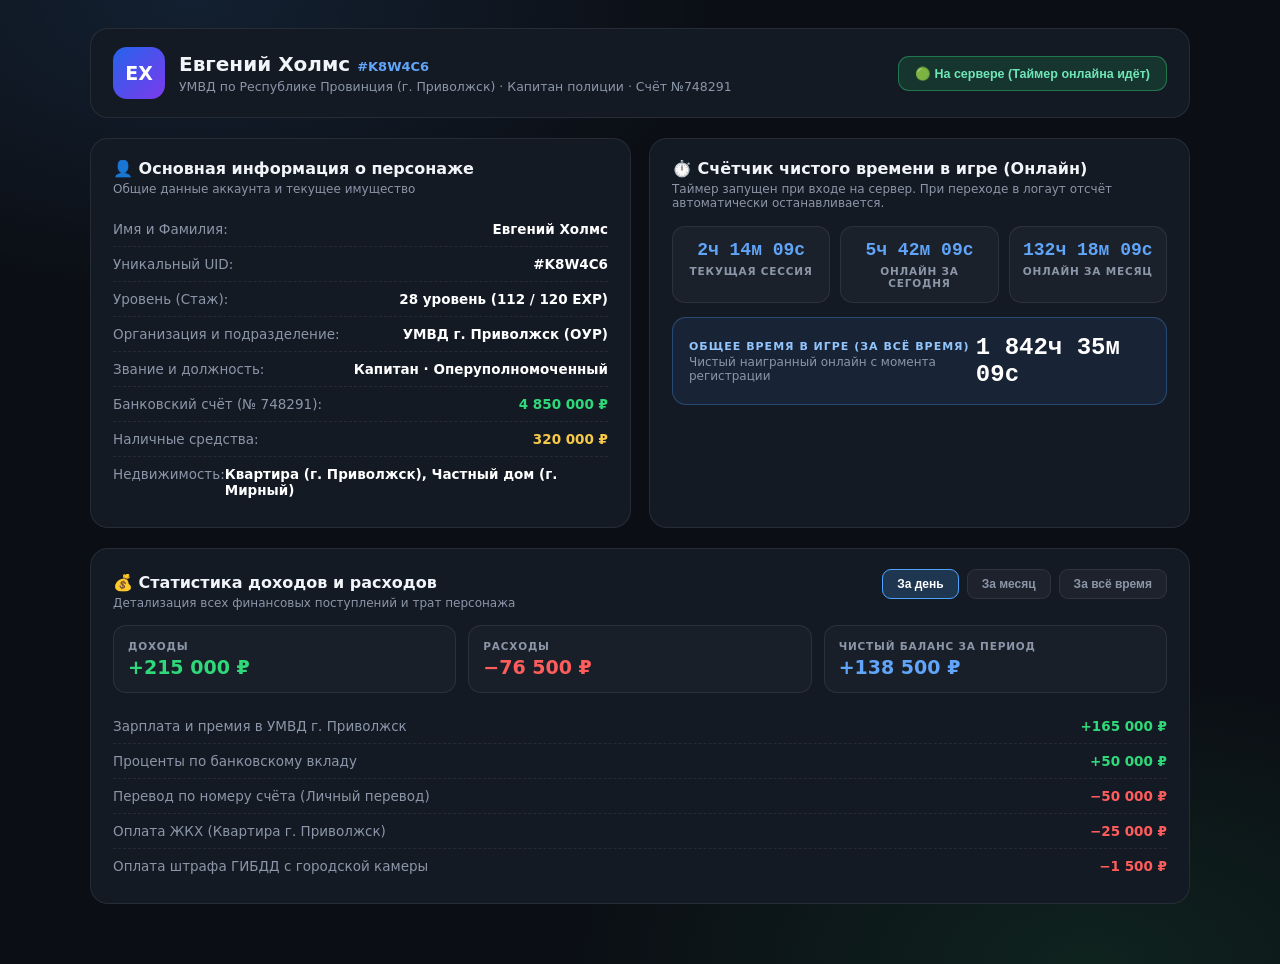
<file: apps/stats.html>
<!DOCTYPE html>
<html lang="ru">
<head>
<meta charset="UTF-8">
<meta name="viewport" content="width=device-width,initial-scale=1">
<title>Статистика персонажа · MTA Province</title>
<style>
*{box-sizing:border-box;margin:0;padding:0}
:root{
  --bg:#0b0e14;
  --card:#141a24;
  --line:rgba(255,255,255,.08);
  --txt:#f1f5f9;
  --mut:#8b96a8;
  --acc:#4da3ff;
  --green:#2fd97a;
  --red:#ff5c5c;
  --gold:#f7c948;
}
html,body{background:var(--bg);color:var(--txt);font-family:Inter,system-ui,-apple-system,'Segoe UI',Roboto,sans-serif;font-size:14px;min-height:100vh}
body{
  background:
    radial-gradient(900px 500px at 15% 0%,rgba(77,163,255,.12),transparent 60%),
    radial-gradient(900px 500px at 85% 100%,rgba(47,217,122,.1),transparent 60%),
    #0b0e14;
  padding:28px 20px 60px;
}
.st-wrap{max-width:1100px;margin:0 auto;display:flex;flex-direction:column;gap:20px}
.st-head{display:flex;justify-content:space-between;align-items:center;flex-wrap:wrap;gap:14px;background:var(--card);border:1px solid var(--line);border-radius:18px;padding:18px 22px}
.st-user{display:flex;align-items:center;gap:14px}
.st-ava{width:52px;height:52px;border-radius:14px;background:linear-gradient(135deg,#2563eb,#7c3aed);display:flex;align-items:center;justify-content:center;font-weight:900;font-size:19px;color:#fff}
.st-name{font-size:20px;font-weight:900}
.st-uid{font-size:12.5px;color:var(--mut);margin-top:3px}

.st-status-btn{
  padding:9px 16px;
  border-radius:11px;
  font-weight:800;
  font-size:12.5px;
  cursor:pointer;
  border:1px solid rgba(47,217,122,.4);
  background:rgba(47,217,122,.14);
  color:#6ee7b7;
  transition:.18s;
}
.st-status-btn.logout{
  border-color:rgba(255,92,92,.45);
  background:rgba(255,92,92,.14);
  color:#fca5a5;
}

.st-grid2{display:grid;grid-template-columns:1fr 1fr;gap:18px}
.st-panel{background:var(--card);border:1px solid var(--line);border-radius:18px;padding:20px 22px}
.st-h2{font-size:16px;font-weight:900;margin-bottom:4px;display:flex;align-items:center;gap:8px}
.st-sub{font-size:12px;color:var(--mut);margin-bottom:16px}

.info-row{display:flex;justify-content:space-between;padding:9px 0;border-bottom:1px dashed rgba(255,255,255,.07);font-size:13.5px}
.info-row:last-child{border-bottom:none}
.info-row span{color:var(--mut)}
.info-row b{color:#fff}

.timer-cards{display:grid;grid-template-columns:repeat(3,1fr);gap:10px;margin-top:12px}
.t-card{background:rgba(255,255,255,.03);border:1px solid var(--line);border-radius:13px;padding:13px;text-align:center}
.t-card .v{font-size:18px;font-weight:900;color:#60a5fa;font-family:monospace}
.t-card .l{font-size:10.5px;text-transform:uppercase;letter-spacing:.8px;color:var(--mut);margin-top:5px;font-weight:800}

.per-tabs{display:flex;gap:8px;margin-bottom:14px}
.p-tab{padding:7px 14px;border-radius:9px;background:rgba(255,255,255,.04);border:1px solid var(--line);color:var(--mut);font-weight:800;font-size:12px;cursor:pointer}
.p-tab.on{background:rgba(77,163,255,.2);border-color:var(--acc);color:#fff}

.fin-summary{display:grid;grid-template-columns:repeat(3,1fr);gap:12px;margin-bottom:16px}
.f-box{background:rgba(255,255,255,.025);border:1px solid var(--line);border-radius:13px;padding:14px}
.f-box .fl{font-size:10.5px;text-transform:uppercase;letter-spacing:.8px;color:var(--mut);font-weight:800}
.f-box .fv{font-size:19px;font-weight:900;margin-top:4px}

@media(max-width:860px){.st-grid2,.timer-cards,.fin-summary{grid-template-columns:1fr}}
</style>
</head>
<body>
<div class="st-wrap">
  <div class="st-head">
    <div class="st-user">
      <div class="st-ava">ЕХ</div>
      <div>
        <div class="st-name">Евгений Холмс <span style="font-size:13px;color:#60a5fa;font-weight:700">#K8W4C6</span></div>
        <div class="st-uid">УМВД по Республике Провинция (г. Приволжск) · Капитан полиции · Счёт №748291</div>
      </div>
    </div>
    <button class="st-status-btn" id="btnOnlineToggle" onclick="toggleLogoutState()">🟢 На сервере (Таймер онлайна идёт)</button>
  </div>

  <div class="st-grid2">
    <!-- Левая панель: Основная статистика персонажа -->
    <div class="st-panel">
      <div class="st-h2">👤 Основная информация о персонаже</div>
      <div class="st-sub">Общие данные аккаунта и текущее имущество</div>
      <div class="info-row"><span>Имя и Фамилия:</span><b>Евгений Холмс</b></div>
      <div class="info-row"><span>Уникальный UID:</span><b>#K8W4C6</b></div>
      <div class="info-row"><span>Уровень (Стаж):</span><b>28 уровень (112 / 120 EXP)</b></div>
      <div class="info-row"><span>Организация и подразделение:</span><b>УМВД г. Приволжск (ОУР)</b></div>
      <div class="info-row"><span>Звание и должность:</span><b>Капитан · Оперуполномоченный</b></div>
      <div class="info-row"><span>Банковский счёт (№ 748291):</span><b style="color:var(--green)">4 850 000 ₽</b></div>
      <div class="info-row"><span>Наличные средства:</span><b style="color:var(--gold)">320 000 ₽</b></div>
      <div class="info-row"><span>Недвижимость:</span><b>Квартира (г. Приволжск), Частный дом (г. Мирный)</b></div>
    </div>

    <!-- Правая панель: Счётчик общего онлайна на сервере -->
    <div class="st-panel">
      <div class="st-h2">⏱️ Счётчик чистого времени в игре (Онлайн)</div>
      <div class="st-sub" id="timerHint">Таймер запущен при входе на сервер. При переходе в логаут отсчёт автоматически останавливается.</div>

      <div class="timer-cards">
        <div class="t-card">
          <div class="v" id="tSession">02ч 14м 08с</div>
          <div class="l">Текущая сессия</div>
        </div>
        <div class="t-card">
          <div class="v" id="tToday">05ч 42м 08с</div>
          <div class="l">Онлайн за сегодня</div>
        </div>
        <div class="t-card">
          <div class="v" id="tMonth">132ч 18м 08с</div>
          <div class="l">Онлайн за месяц</div>
        </div>
      </div>

      <div style="margin-top:14px;background:rgba(77,163,255,.08);border:1px solid rgba(77,163,255,.3);border-radius:14px;padding:16px;display:flex;justify-content:space-between;align-items:center">
        <div>
          <div style="font-size:11px;text-transform:uppercase;letter-spacing:1px;color:#93c5fd;font-weight:800">Общее время в игре (За всё время)</div>
          <div style="font-size:12px;color:var(--mut);margin-top:2px">Чистый наигранный онлайн с момента регистрации</div>
        </div>
        <div style="font-size:24px;font-weight:900;color:#fff;font-family:monospace" id="tTotal">1 842ч 35м 08с</div>
      </div>
    </div>
  </div>

  <!-- Нижняя панель: Статистика доходов и расходов (День / Месяц / Всё время) -->
  <div class="st-panel">
    <div style="display:flex;justify-content:space-between;align-items:center;flex-wrap:wrap;gap:12px;margin-bottom:12px">
      <div>
        <div class="st-h2">💰 Статистика доходов и расходов</div>
        <div class="st-sub" style="margin-bottom:0">Детализация всех финансовых поступлений и трат персонажа</div>
      </div>
      <div class="per-tabs">
        <button class="p-tab on" id="pt_day" onclick="setFinPeriod('day')">За день</button>
        <button class="p-tab" id="pt_month" onclick="setFinPeriod('month')">За месяц</button>
        <button class="p-tab" id="pt_all" onclick="setFinPeriod('all')">За всё время</button>
      </div>
    </div>

    <div class="fin-summary" id="finSummary"></div>
    <div id="finBreakdown"></div>
  </div>
</div>

<script>
var IS_ONLINE = true;
var secSession = 2 * 3600 + 14 * 60 + 8;
var secToday   = 5 * 3600 + 42 * 60 + 8;
var secMonth   = 132 * 3600 + 18 * 60 + 8;
var secTotal   = 1842 * 3600 + 35 * 60 + 8;

function fmtSec(s) {
  var h = Math.floor(s / 3600);
  var m = Math.floor((s % 3600) / 60);
  var sc = s % 60;
  return h.toLocaleString('ru-RU') + 'ч ' + String(m).padStart(2, '0') + 'м ' + String(sc).padStart(2, '0') + 'с';
}

function updateTimers() {
  if (!IS_ONLINE) return;
  secSession++; secToday++; secMonth++; secTotal++;
  document.getElementById('tSession').textContent = fmtSec(secSession);
  document.getElementById('tToday').textContent   = fmtSec(secToday);
  document.getElementById('tMonth').textContent   = fmtSec(secMonth);
  document.getElementById('tTotal').textContent   = fmtSec(secTotal);
}
setInterval(updateTimers, 1000);

window.toggleLogoutState = function() {
  IS_ONLINE = !IS_ONLINE;
  var b = document.getElementById('btnOnlineToggle');
  var h = document.getElementById('timerHint');
  if (IS_ONLINE) {
    b.className = 'st-status-btn';
    b.textContent = '🟢 На сервере (Таймер онлайна идёт)';
    h.textContent = 'Таймер запущен при входе на сервер. При переходе в логаут отсчёт автоматически останавливается.';
  } else {
    b.className = 'st-status-btn logout';
    b.textContent = '🔴 В логауте (Отсчёт времени остановлен)';
    h.textContent = 'Игрок вышел с сервера (в логауте) — счётчик чистого онлайна поставлен на паузу.';
  }
};

var FIN_DATA = {
  day: {
    inc: 215000,
    exp: 76500,
    rows: [
      ['Зарплата и премия в УМВД г. Приволжск', '+165 000 ₽', 'green'],
      ['Проценты по банковскому вкладу', '+50 000 ₽', 'green'],
      ['Перевод по номеру счёта (Личный перевод)', '−50 000 ₽', 'red'],
      ['Оплата ЖКХ (Квартира г. Приволжск)', '−25 000 ₽', 'red'],
      ['Оплата штрафа ГИБДД с городской камеры', '−1 500 ₽', 'red']
    ]
  },
  month: {
    inc: 4680000,
    exp: 1920000,
    rows: [
      ['Заработная плата и премии МВД за 30 дней', '+3 420 000 ₽', 'green'],
      ['Входящие переводы и продажа имущества', '+980 000 ₽', 'green'],
      ['Доход по банковским вкладам', '+280 000 ₽', 'green'],
      ['Покупка и тюнинг личного транспорта', '−1 450 000 ₽', 'red'],
      ['Оплата ЖКХ (Квартира и Частный дом)', '−255 000 ₽', 'red'],
      ['Прочие переводы, АЗС, ремкомплекты и штрафы', '−215 000 ₽', 'red']
    ]
  },
  all: {
    inc: 68400000,
    exp: 61730000,
    rows: [
      ['Суммарный заработок на работах и во фракциях', '+42 800 000 ₽', 'green'],
      ['Продажа недвижимости и автомобилей', '+21 150 000 ₽', 'green'],
      ['Прибыль по депозитам и премиям', '+4 450 000 ₽', 'green'],
      ['Приобретение домов, квартир и автопарка', '−54 200 000 ₽', 'red'],
      ['Оплата ЖКХ, налогов, топлива и услуг за всё время', '−7 530 000 ₽', 'red']
    ]
  }
};

window.setFinPeriod = function(p) {
  ['day', 'month', 'all'].forEach(function(k) {
    document.getElementById('pt_' + k).classList.toggle('on', k === p);
  });
  var d = FIN_DATA[p];
  var net = d.inc - d.exp;
  document.getElementById('finSummary').innerHTML =
    '<div class="f-box"><div class="fl">Доходы</div><div class="fv" style="color:var(--green)">+' + d.inc.toLocaleString('ru-RU') + ' ₽</div></div>' +
    '<div class="f-box"><div class="fl">Расходы</div><div class="fv" style="color:var(--red)">−' + d.exp.toLocaleString('ru-RU') + ' ₽</div></div>' +
    '<div class="f-box"><div class="fl">Чистый баланс за период</div><div class="fv" style="color:#60a5fa">' + (net >= 0 ? '+' : '−') + Math.abs(net).toLocaleString('ru-RU') + ' ₽</div></div>';

  document.getElementById('finBreakdown').innerHTML = d.rows.map(function(r) {
    return '<div class="info-row"><span>' + r[0] + '</span><b style="color:var(--' + r[2] + ')">' + r[1] + '</b></div>';
  }).join('');
};

setFinPeriod('day');
</script>
</body>
</html>
</file>
